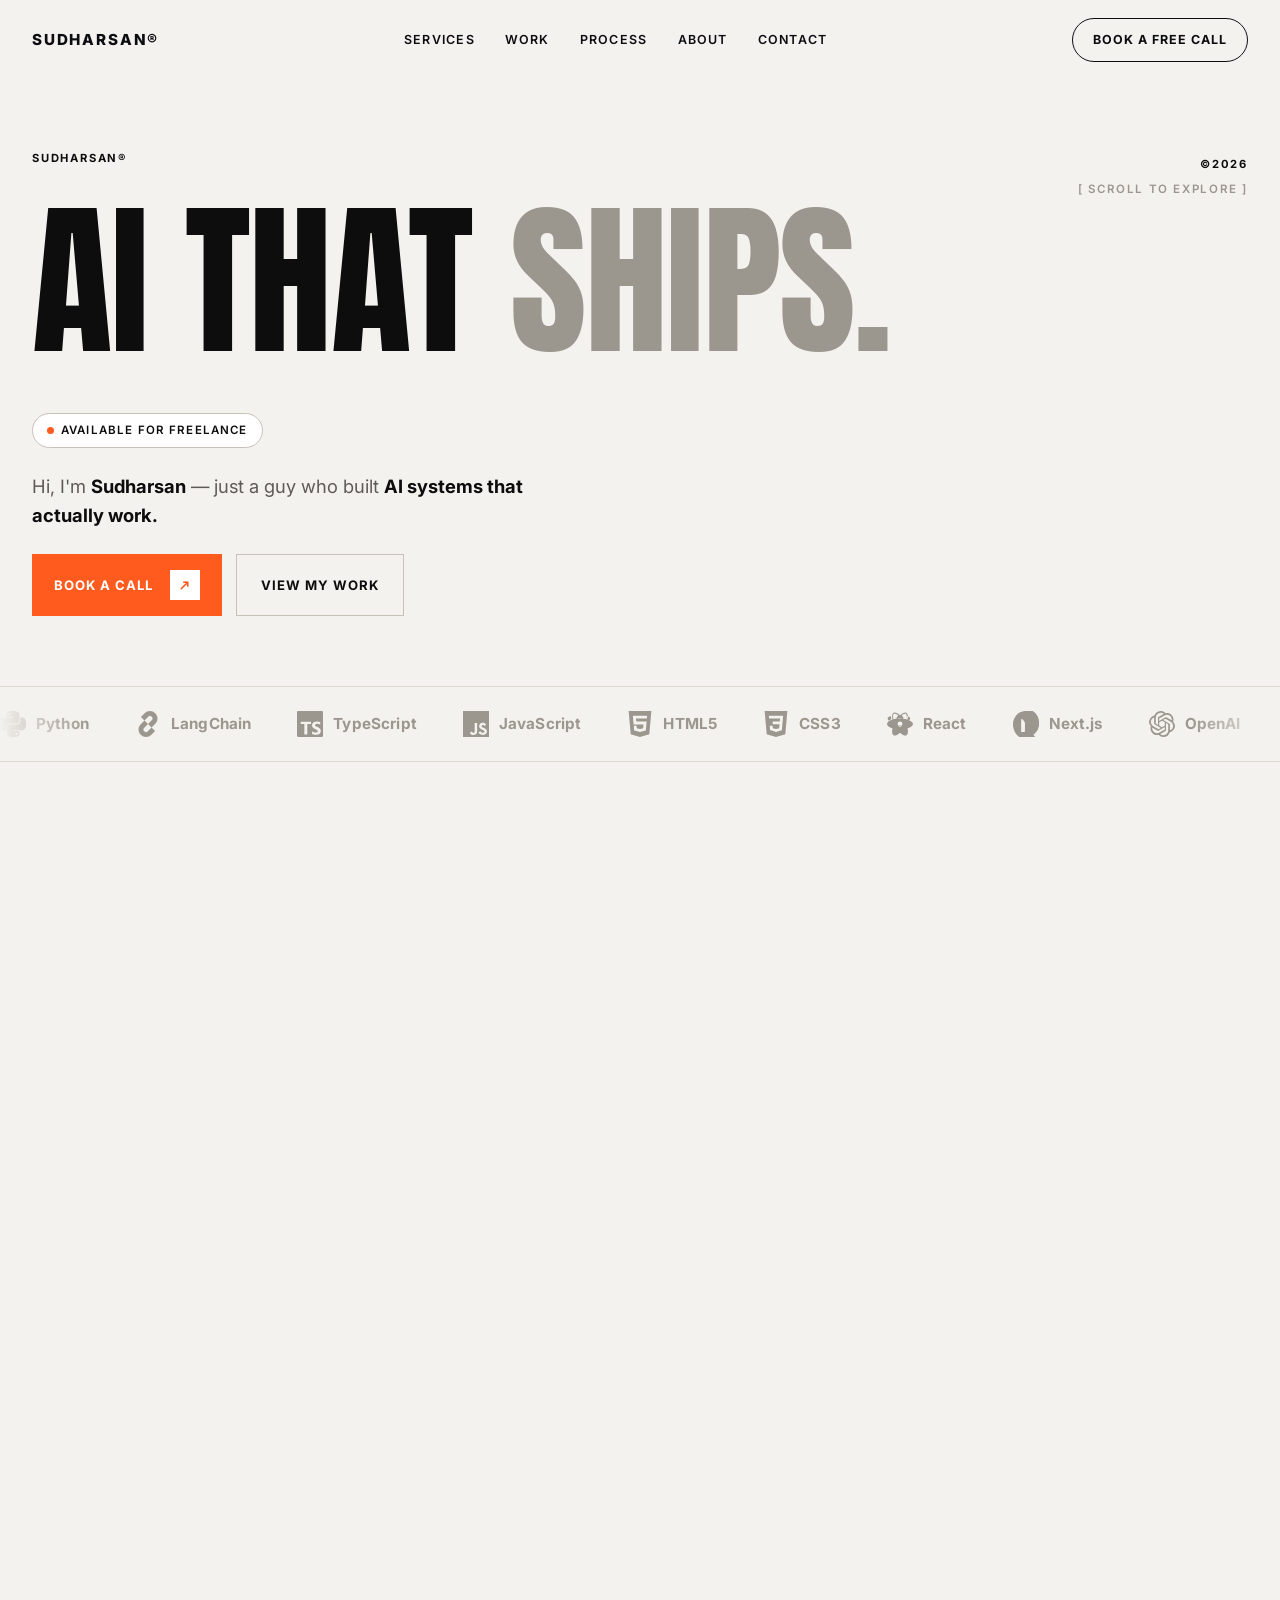
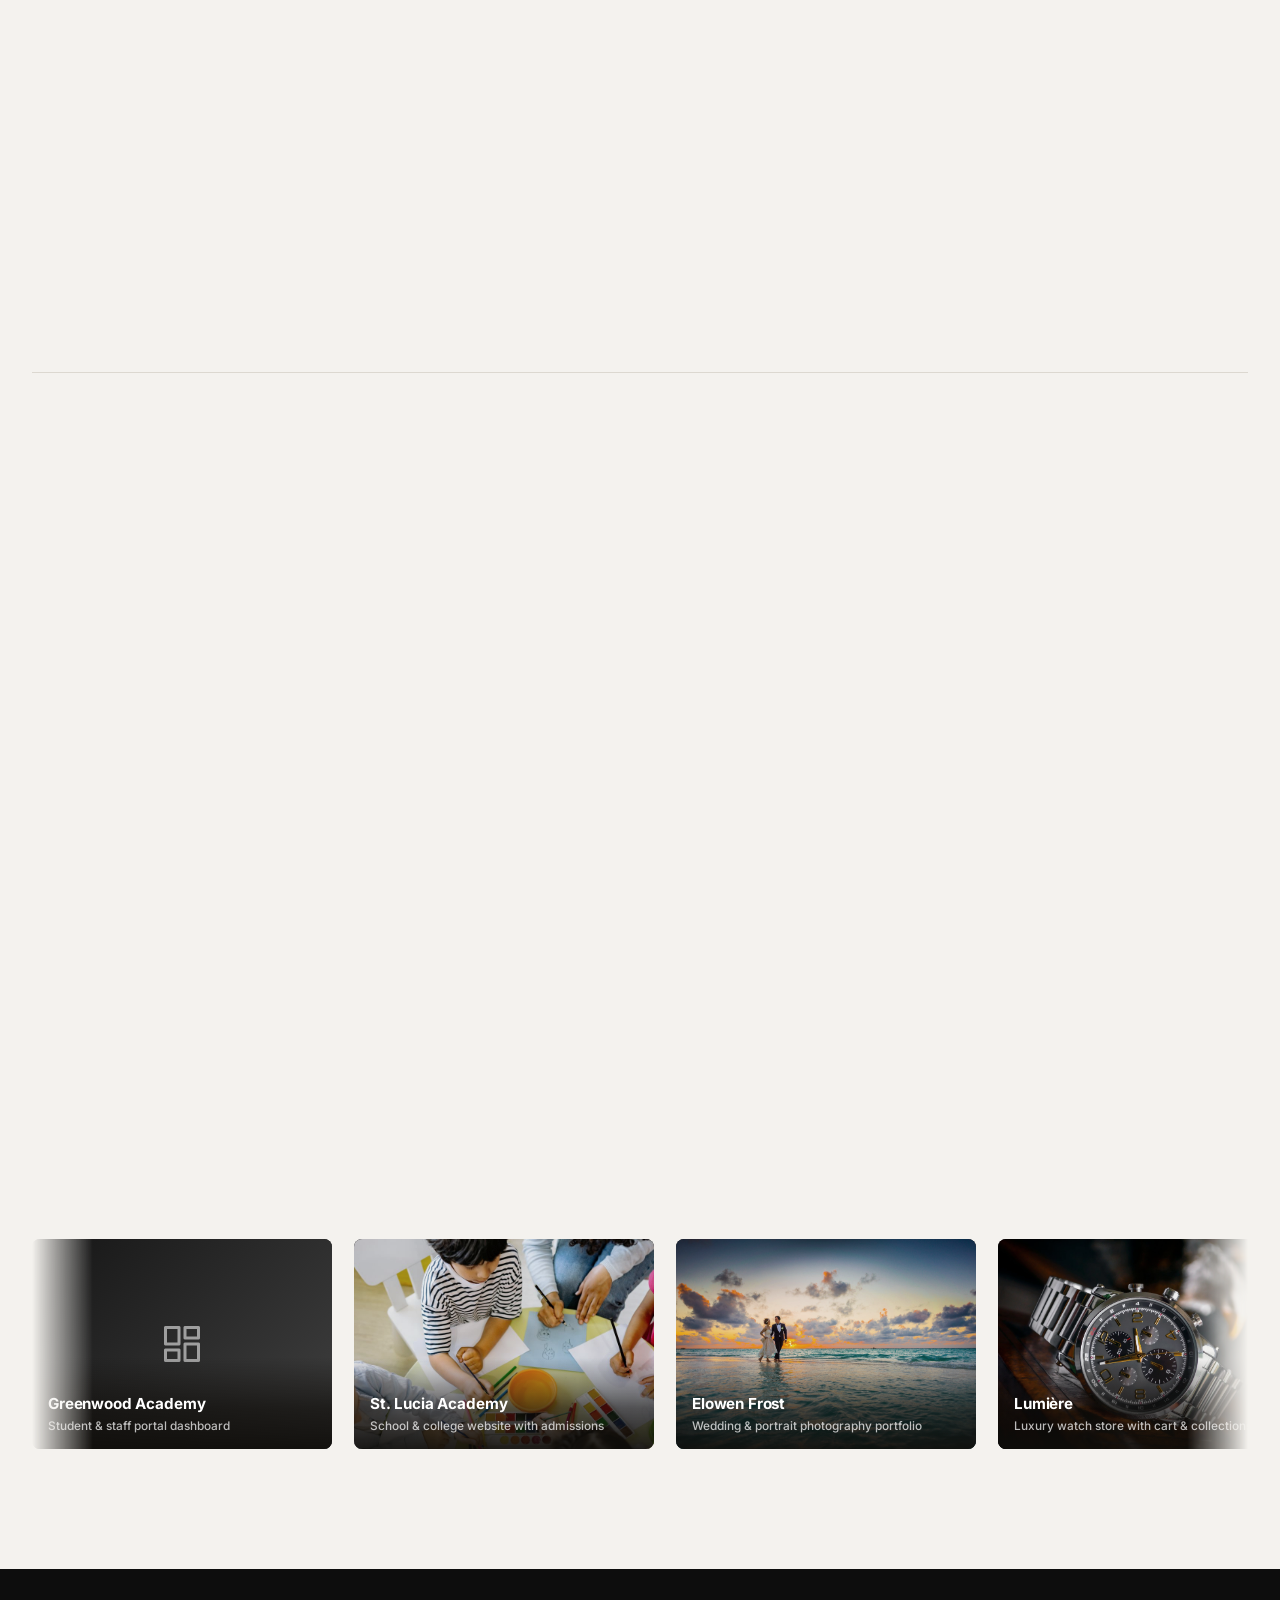
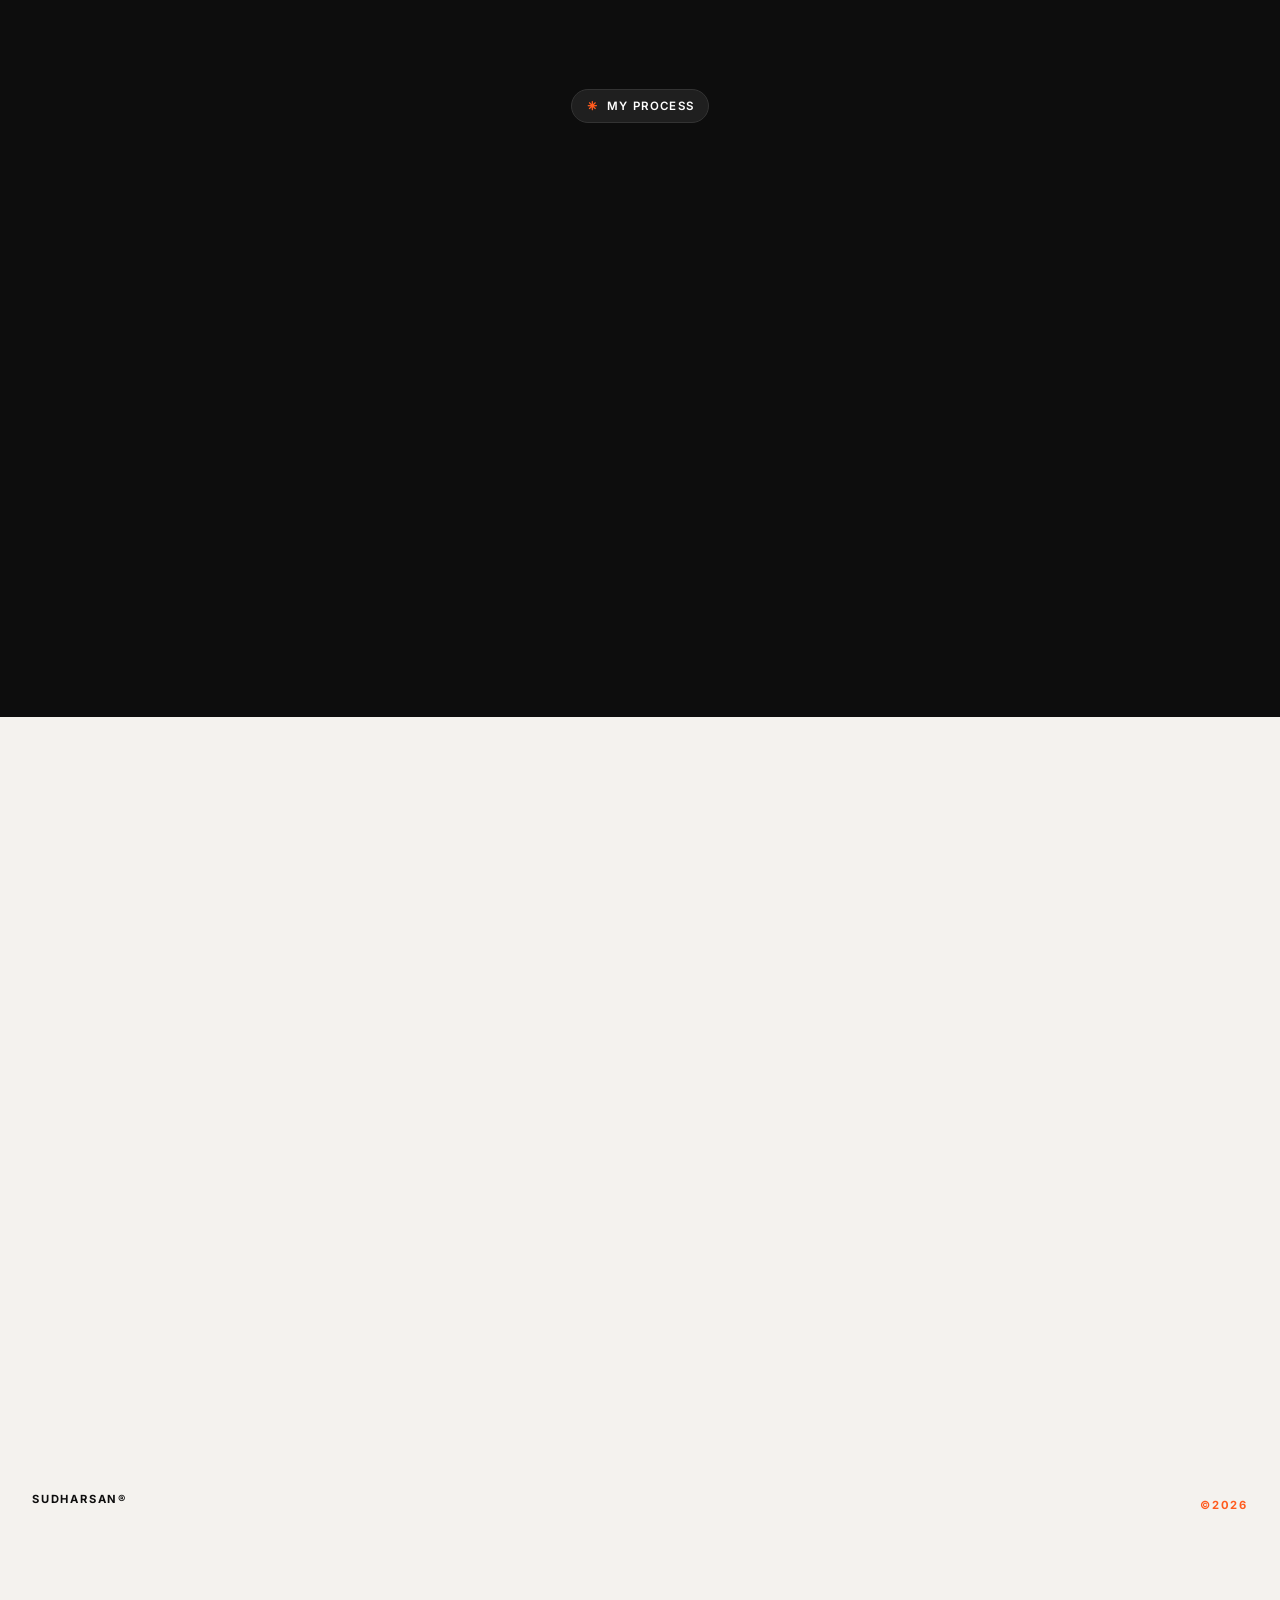
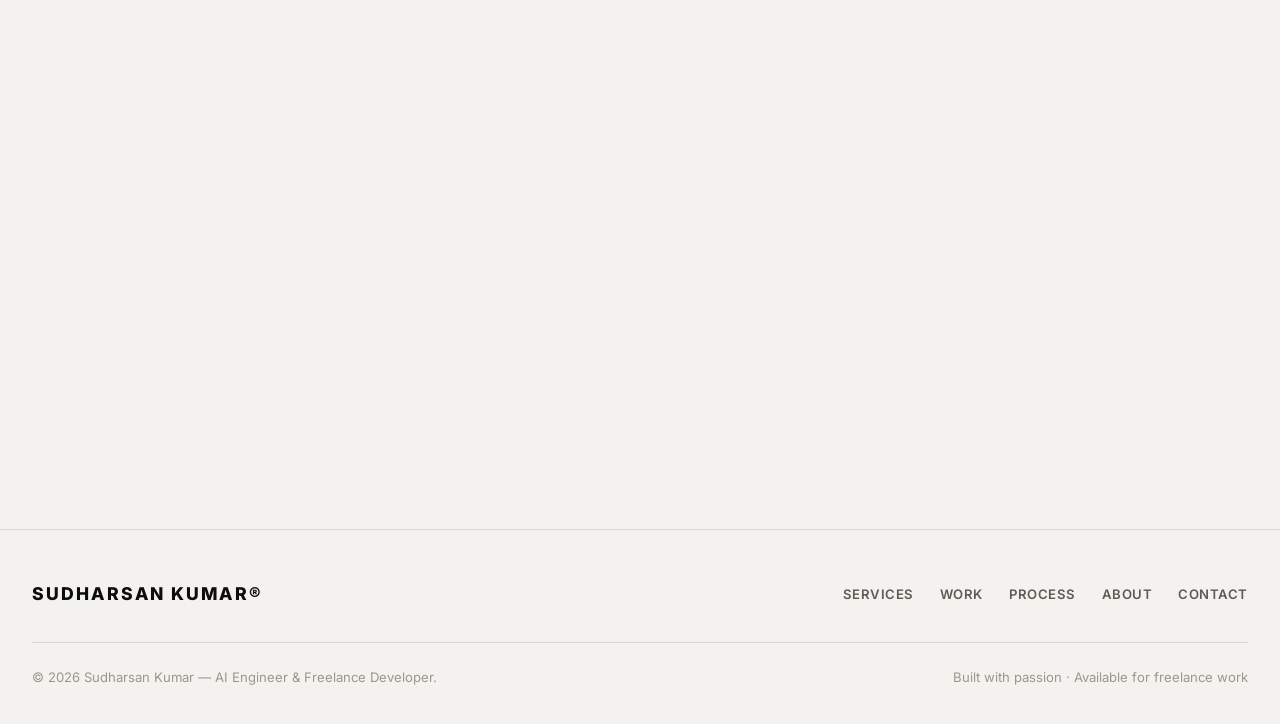
<file: index.html>
<!doctype html>
<html lang="en">
<head>
  <meta charset="utf-8" />
  <meta name="viewport" content="width=device-width, initial-scale=1" />
  <title>Sudharsan Kumar® — AI Engineer & Full-stack Developer</title>
  <meta name="description" content="Sudharsan — an AI Engineer crafting AI applications that actually work, turning ideas into working software. Available for freelance projects." />
  <meta property="og:title" content="Sudharsan Kumar — AI Engineer & Full-stack Developer" />
  <meta property="og:description" content="An AI Engineer crafting AI applications that actually work — turning ideas into working software. Available for freelance work." />
  <meta property="og:type" content="website" />

  <link rel="preconnect" href="https://fonts.googleapis.com" />
  <link rel="preconnect" href="https://fonts.gstatic.com" crossorigin />
  <link href="https://fonts.googleapis.com/css2?family=Anton&family=Inter:wght@400;500;600;700;800&display=swap" rel="stylesheet" />
  <link href="https://fonts.googleapis.com/css2?family=Material+Symbols+Rounded:opsz,wght,FILL,GRAD@20..48,400,0,0&display=swap" rel="stylesheet" />

  <link rel="stylesheet" href="style.css" />
</head>
<body class="loading">

  <!-- intro preloader -->
  <div class="preloader" id="preloader">
    <div class="pl-name">SUDHARSAN<span class="fill">SUDHARSAN</span></div>
    <div class="pl-sub">AI Engineer · Freelance Developer</div>
  </div>

  <!-- header -->
  <header>
    <div class="wrap nav">
      <a href="#top" class="brand">Sudharsan®</a>
      <nav class="nav-links" id="navLinks">
        <a href="/services">Services</a>
        <a href="/work">Work</a>
        <a href="/process">Process</a>
        <a href="/about">About</a>
        <a href="/contact">Contact</a>
      </nav>
      <div class="nav-right">
        <a href="/contact" class="nav-call">Book a Free Call</a>
        <button class="menu-btn" id="menuBtn"><span class="msi">menu</span></button>
      </div>
    </div>
  </header>

  <!-- hero -->
  <section class="hero" id="top">
    <div class="wrap">
      <div class="top-row">
        <span class="micro">Sudharsan®</span>
        <div style="text-align:right">
          <span class="micro orange">©2026</span>
          <div class="scroll-tag" style="margin-top:4px">[ Scroll to explore ]</div>
        </div>
      </div>
      <h1 class="display"><span class="b">AI THAT</span> <span class="g">SHIPS.</span></h1>

      <div class="hero-sub reveal">
        <div>
          <div class="sec-tag"><span class="pill"><span class="dot"></span> Available for freelance</span></div>
          <p class="lead">Hi, I'm <b>Sudharsan</b> — just a guy who built <b>AI systems that actually work.</b></p>
          <div class="hero-cta">
            <a class="btn btn-orange" href="#contact">Book a call <span class="ico"><span class="msi">north_east</span></span></a>
            <a class="btn btn-out" href="#work">View my work</a>
          </div>
        </div>
      </div>
    </div>
  </section>

  <!-- trusted / tech strip (logo loop) -->
  <div class="trusted">
    <div class="logo-loop"><div class="logo-track" id="logoTrack"></div></div>
  </div>

  <!-- impact / about-hero -->
  <section class="pad" id="about">
    <div class="wrap impact">
      <div class="reveal">
        <div class="sec-tag"><span class="pill"><span class="ast"><span class="msi">asterisk</span></span> What I do best</span></div>
        <h2 class="display">MY IMPACT <span class="g">THROUGH</span> AI &amp; CODE</h2>
        <div class="impact-imgs">
          <div class="ph"></div>
          <div class="ph dark"></div>
        </div>
      </div>
      <div class="right reveal">
        <p>Hi, I'm Sudharsan — an AI Engineer passionate about building intelligent systems and clean, dependable products.</p>
        <div class="statbox">
          <div class="big" data-count="15">0</div>
          <div class="stat-rows">
            <div class="r"><span class="msi">asterisk</span> Projects shipped</div>
            <div class="r"><span class="msi">asterisk</span> 10+ happy clients</div>
            <div class="r"><span class="msi">asterisk</span> 3+ years building</div>
          </div>
          <p style="text-transform:none;font-weight:400;color:var(--dim);margin-top:18px;letter-spacing:0">I've worked with founders &amp; teams across industries, delivering AI features and websites that perform.</p>
        </div>
      </div>
    </div>
  </section>

  <!-- services (accordion) -->
  <section id="services" class="pad">
    <div class="wrap">
      <div class="sec-tag reveal"><span class="pill"><span class="ast"><span class="msi">asterisk</span></span> Services</span></div>
      <h2 class="display reveal" style="font-size:clamp(2.2rem,5vw,4rem);margin-bottom:34px">WHAT I <span class="g">DO</span></h2>

      <div class="svc-acc">

        <div class="acc-item reveal">
          <button class="acc-bar" aria-expanded="false">
            <span class="acc-n">001</span>
            <span class="acc-ttl">LLM &amp; GenAI Apps</span>
            <span class="acc-ico"><span></span><span></span></span>
          </button>
          <div class="acc-panel">
            <div class="acc-inner">
              <p class="acc-desc">Production-ready AI features powered by modern large language models — built to ship, grounded, and measurable.</p>
              <div class="acc-subs">
                <span><i>+</i> RAG Chatbots</span>
                <span><i>+</i> AI Agents</span>
                <span><i>+</i> Document Q&amp;A</span>
                <span><i>+</i> Claude / GPT API</span>
              </div>
            </div>
          </div>
        </div>

        <div class="acc-item reveal">
          <button class="acc-bar" aria-expanded="false">
            <span class="acc-n">002</span>
            <span class="acc-ttl">AI Consulting &amp; Strategy</span>
            <span class="acc-ico"><span></span><span></span></span>
          </button>
          <div class="acc-panel">
            <div class="acc-inner">
              <p class="acc-desc">Helping teams adopt AI the right way — practical, measurable, and built to last, from first idea to working proof.</p>
              <div class="acc-subs">
                <span><i>+</i> Use-case Discovery</span>
                <span><i>+</i> Architecture</span>
                <span><i>+</i> Proof-of-Concepts</span>
                <span><i>+</i> Cost &amp; Quality Tuning</span>
              </div>
            </div>
          </div>
        </div>

        <div class="acc-item reveal">
          <button class="acc-bar" aria-expanded="false">
            <span class="acc-n">003</span>
            <span class="acc-ttl">Web Development</span>
            <span class="acc-ico"><span></span><span></span></span>
          </button>
          <div class="acc-panel">
            <div class="acc-inner">
              <p class="acc-desc">Fast, responsive websites, stores &amp; apps — from landing pages to full SaaS products. Six things I build:</p>
              <div class="acc-subs">
                <span><i>+</i> Business Websites</span>
                <span><i>+</i> E-commerce Stores</span>
                <span><i>+</i> SaaS MVPs</span>
                <span><i>+</i> API Dev &amp; Integration</span>
                <span><i>+</i> Admin Dashboards</span>
                <span><i>+</i> AI Integration</span>
              </div>
              <a class="srv-more" href="/services">See all web services <span class="msi">north_east</span></a>
            </div>
          </div>
        </div>

        <div class="acc-item reveal">
          <button class="acc-bar" aria-expanded="false">
            <span class="acc-n">004</span>
            <span class="acc-ttl">AI Automation</span>
            <span class="acc-ico"><span></span><span></span></span>
          </button>
          <div class="acc-panel">
            <div class="acc-inner">
              <p class="acc-desc">Automating repetitive work with document intelligence, pipelines and smart integrations that save real hours.</p>
              <div class="acc-subs">
                <span><i>+</i> OCR &amp; Extraction</span>
                <span><i>+</i> Workflow Automation</span>
                <span><i>+</i> Data Pipelines</span>
                <span><i>+</i> API Integration</span>
              </div>
            </div>
          </div>
        </div>

      </div>
    </div>
  </section>

  <!-- work -->
  <section class="pad" id="work" style="padding-top:0">
    <div class="wrap">
      <div class="sec-tag reveal"><span class="pill"><span class="ast"><span class="msi">asterisk</span></span> Selected work</span></div>
      <h2 class="display reveal" style="font-size:clamp(2.2rem,5vw,4rem)">PROJECTS &amp; <span class="gray">DEMOS</span></h2>

      <div class="work-hint reveal"><span class="msi">touch_app</span> Hover a card to view the live project</div>
      <div class="work-marquee">
      <div class="work-grid" id="workGrid">
        <a class="proj" href="/demos/school-portal/" target="_blank" rel="noopener">
          <div class="proj-fallback" style="background:linear-gradient(135deg,#161616,#404040)"><span class="msi">dashboard</span></div>
          <span class="viewp">View Project <span class="msi">north_east</span></span>
          <div class="proj-meta"><h4>Greenwood Academy</h4><p>Student &amp; staff portal dashboard</p></div>
        </a>
        <a class="proj" href="/demos/colegio-santa-lucia/" target="_blank" rel="noopener">
          <img src="assets/school-site.jpg" alt="School / College Website" loading="lazy">
          <span class="viewp">View Project <span class="msi">north_east</span></span>
          <div class="proj-meta"><h4>St. Lucia Academy</h4><p>School &amp; college website with admissions</p></div>
        </a>
        <a class="proj" href="/demos/photography/" target="_blank" rel="noopener">
          <img src="assets/photography.jpg" alt="Photography Studio Site" loading="lazy">
          <span class="viewp">View Project <span class="msi">north_east</span></span>
          <div class="proj-meta"><h4>Elowen Frost</h4><p>Wedding &amp; portrait photography portfolio</p></div>
        </a>
        <a class="proj" href="/demos/watches/" target="_blank" rel="noopener">
          <img src="assets/watches.jpg" alt="Luxury Watch Store" loading="lazy">
          <span class="viewp">View Project <span class="msi">north_east</span></span>
          <div class="proj-meta"><h4>Lumière</h4><p>Luxury watch store with cart &amp; collections</p></div>
        </a>
        <a class="proj proj-wide" href="/demos/restaurant/" target="_blank" rel="noopener">
          <img src="assets/restaurant.jpg" alt="Fine Dining Restaurant" loading="lazy">
          <span class="viewp">View Project <span class="msi">north_east</span></span>
          <div class="proj-meta"><h4>Ember &amp; Oak</h4><p>Fine dining — menu, ordering &amp; reservations</p></div>
        </a>
      </div>
      </div>
    </div>
  </section>

  <!-- process -->
  <section class="pad process" id="process">
    <div class="wrap">
      <div class="sec-head">
        <div class="sec-tag" style="justify-content:center"><span class="pill"><span class="ast"><span class="msi">asterisk</span></span> My process</span></div>
        <h2 class="reveal">A PROCESS <span class="g">THAT WORKS</span></h2>
      </div>
      <div class="proc-cards">
        <div class="pcard reveal"><div class="ic"><span class="msi">asterisk</span></div><h4>Discovery</h4><p>Understanding your goals, scope, and success metrics through research and a clear foundation.</p></div>
        <div class="pcard reveal"><div class="ic"><span class="msi">asterisk</span></div><h4>Proposal</h4><p>A clear plan, timeline, and fixed quote — structured so you know exactly what's coming.</p></div>
        <div class="pcard reveal"><div class="ic"><span class="msi">asterisk</span></div><h4>Build &amp; Review</h4><p>Developing in short cycles with regular previews, refining together until it's exactly right.</p></div>
        <div class="pcard reveal"><div class="ic"><span class="msi">asterisk</span></div><h4>Launch</h4><p>Shipping it live with handover, documentation, and ongoing support when you need it.</p></div>
      </div>
    </div>
  </section>

  <!-- testimonials -->
  <section class="pad">
    <div class="wrap">
      <div class="sec-tag reveal"><span class="pill"><span class="ast"><span class="msi">asterisk</span></span> Kind words</span></div>
      <h2 class="display reveal" style="font-size:clamp(2.2rem,5vw,4rem)">WHAT CLIENTS <span class="gray">SAY</span></h2>
      <div class="tgrid">
        <div class="tcard reveal">
          <div class="stars"><span class="msi">star</span><span class="msi">star</span><span class="msi">star</span><span class="msi">star</span><span class="msi">star</span></div>
          <p class="quote">"Sudharsan delivered our AI assistant ahead of schedule and explained every decision clearly. Genuinely a pleasure to work with."</p>
          <div class="tperson"><div class="avatar">A</div><div><strong>Aarav Mehta</strong><span>Founder, Startup</span></div></div>
        </div>
        <div class="tcard reveal">
          <div class="stars"><span class="msi">star</span><span class="msi">star</span><span class="msi">star</span><span class="msi">star</span><span class="msi">star</span></div>
          <p class="quote">"He took our vague idea and turned it into a working product. The website is fast and our customers love it."</p>
          <div class="tperson"><div class="avatar">P</div><div><strong>Priya Nair</strong><span>Owner, Photography Studio</span></div></div>
        </div>
        <div class="tcard reveal">
          <div class="stars"><span class="msi">star</span><span class="msi">star</span><span class="msi">star</span><span class="msi">star</span><span class="msi">star</span></div>
          <p class="quote">"Deep AI knowledge paired with practical engineering. Our document pipeline now runs itself. Highly recommend."</p>
          <div class="tperson"><div class="avatar">R</div><div><strong>Rahul Verma</strong><span>Ops Lead, SME</span></div></div>
        </div>
      </div>
    </div>
  </section>

  <!-- contact -->
  <section class="pad contact" id="contact">
    <div class="wrap">
      <div class="top-row">
        <span class="micro">Sudharsan®</span>
        <div style="text-align:right"><span class="micro orange">©2026</span></div>
      </div>
      <h2 class="display reveal">CONTACT ME</h2>

      <div class="get">
        <div class="get-left reveal">
          <div class="sec-tag"><span class="pill"><span class="dot"></span> Ready to start?</span></div>
          <h3>GET IN<br>TOUCH</h3>
          <a class="btn btn-orange" href="mailto:hello@yourdomain.com?subject=Freelance%20Project%20Enquiry">Book a call <span class="ico"><span class="msi">north_east</span></span></a>
        </div>
        <div class="contact-grid reveal">
          <div class="cbox"><span class="lbl">Address</span><span class="val">Remote ·<br>Worldwide</span></div>
          <div class="cbox"><span class="lbl">Open Hours</span><span class="val">Daily ·<br>9 AM – 9 PM</span></div>
          <div class="cbox"><span class="lbl">Phone</span><a href="https://wa.me/919342206435" target="_blank" rel="noopener"><span class="val sm">+91 93422 06435</span></a></div>
          <div class="cbox"><span class="lbl">Email</span><a href="mailto:hello@yourdomain.com"><span class="val sm">hello@yourdomain.com</span></a></div>
        </div>
      </div>
    </div>
  </section>

  <!-- footer -->
  <footer>
    <div class="wrap">
      <div class="foot">
        <a href="#top" class="brand" style="font-size:1.1rem">Sudharsan Kumar®</a>
        <div class="foot-links">
          <a href="/services">Services</a>
          <a href="/work">Work</a>
          <a href="/process">Process</a>
          <a href="/about">About</a>
          <a href="/contact">Contact</a>
        </div>
      </div>
      <div class="foot-bottom">
        <span>© <span id="year"></span> Sudharsan Kumar — AI Engineer &amp; Freelance Developer.</span>
        <span>Built with passion · Available for freelance work</span>
      </div>
    </div>
  </footer>

  <script>
    // intro preloader: hold ~1.6s while the name fills, then slide up to reveal site
    (function(){
      const pl=document.getElementById('preloader'); if(!pl)return;
      window.addEventListener('load',()=>{
        setTimeout(()=>{
          pl.classList.add('done');
          document.body.classList.remove('loading');
          setTimeout(()=>pl.remove(),1100); // remove after slide-up finishes
        },1600);
      });
      // safety: if load is slow, never trap the user
      setTimeout(()=>{if(document.body.classList.contains('loading')){pl.classList.add('done');document.body.classList.remove('loading');}},4000);
    })();

    document.getElementById('year').textContent = new Date().getFullYear();
    const mb=document.getElementById('menuBtn'), nl=document.getElementById('navLinks');
    mb.addEventListener('click',()=>nl.classList.toggle('open'));
    nl.querySelectorAll('a').forEach(a=>a.addEventListener('click',()=>nl.classList.remove('open')));

    // header: solidify once scrolled; hide on scroll-down, reveal on scroll-up
    const hdr=document.querySelector('header');
    let lastY=scrollY;
    const onScroll=()=>{
      const y=scrollY;
      hdr.classList.toggle('scrolled',y>40);
      // only hide once past the header height; always show near the very top
      if(y>120 && y>lastY+4 && !nl.classList.contains('open')){ hdr.classList.add('nav-hidden'); }
      else if(y<lastY-4 || y<=120){ hdr.classList.remove('nav-hidden'); }
      lastY=y;
    };
    addEventListener('scroll',onScroll,{passive:true});
    onScroll();

    // ===== services accordion: hover to open (desktop), tap to toggle (touch) =====
    (function(){
      const items=[...document.querySelectorAll('#services .acc-item')]; if(!items.length)return;
      const open =it=>{items.forEach(x=>{const on=x===it;x.classList.toggle('open',on);
        x.querySelector('.acc-bar').setAttribute('aria-expanded',on);});};
      const closeAll=()=>items.forEach(x=>{x.classList.remove('open');
        x.querySelector('.acc-bar').setAttribute('aria-expanded','false');});

      if(matchMedia('(hover:hover) and (pointer:fine)').matches){
        items.forEach(it=>it.addEventListener('pointerenter',()=>open(it)));
        document.querySelector('#services .svc-acc').addEventListener('pointerleave',closeAll);
      }
      items.forEach(it=>it.querySelector('.acc-bar').addEventListener('click',()=>{
        it.classList.contains('open') ? closeAll() : open(it);
      }));
    })();

    // ===== work marquee: duplicate cards so the loop is seamless =====
    (function(){
      const grid=document.getElementById('workGrid'); if(!grid)return;
      grid.innerHTML += grid.innerHTML;   // second copy -> translateX(-50%) loops perfectly
    })();

    // counter
    function animateCount(el){
      const t=+el.dataset.count;let c=0;const step=t/50;
      (function tick(){c+=step;if(c<t){el.textContent=Math.floor(c);requestAnimationFrame(tick);}else el.textContent=t+'+';})();
    }
    // reveal
    const io=new IntersectionObserver(es=>es.forEach(e=>{
      e.target.classList.toggle('in',e.isIntersecting);
      if(e.isIntersecting && e.target.querySelectorAll)
        e.target.querySelectorAll('[data-count]').forEach(animateCount);
    }),{threshold:.12});
    document.querySelectorAll('.reveal').forEach((el,i)=>{el.style.transitionDelay=(i%3)*70+'ms';io.observe(el);});

    // ===== Built-with logo loop =====
    // Brand glyphs from Simple Icons (CC0). 24x24 viewBox paths.
    (function(){
      const I={
        python:'M14.25.18l.9.2.73.26.59.3.45.32.34.34.25.34.16.33.1.3.04.26.02.2-.01.13V8.5l-.05.63-.13.55-.21.46-.26.38-.3.31-.33.25-.35.19-.35.14-.33.1-.3.07-.26.04-.21.02H8.77l-.69.05-.59.14-.5.22-.41.27-.33.32-.27.35-.2.36-.15.37-.1.35-.07.32-.04.27-.02.21v3.06H3.17l-.21-.03-.28-.07-.32-.12-.35-.18-.36-.26-.36-.36-.35-.46-.32-.59-.28-.73-.21-.88-.14-1.05-.05-1.23.06-1.22.16-1.04.24-.87.32-.71.36-.57.4-.44.42-.33.42-.24.4-.16.36-.1.32-.05.24-.01h.16l.06.01h8.16v-.83H6.18l-.01-2.75-.02-.37.05-.34.11-.31.17-.28.25-.26.31-.23.38-.2.44-.18.51-.15.58-.12.64-.1.71-.06.77-.04.84-.02 1.27.05zm-6.3 1.98l-.23.33-.08.41.08.41.23.34.33.22.41.09.41-.09.33-.22.23-.34.08-.41-.08-.41-.23-.33-.33-.22-.41-.09-.41.09zm13.09 3.95l.28.06.32.12.35.18.36.27.36.35.35.47.32.59.28.73.21.88.14 1.04.05 1.23-.06 1.23-.16 1.04-.24.86-.32.71-.36.57-.4.45-.42.33-.42.24-.4.16-.36.09-.32.05-.24.02-.16-.01h-8.22v.82h5.84l.01 2.76.02.36-.05.34-.11.31-.17.29-.25.25-.31.24-.38.2-.44.17-.51.15-.58.13-.64.09-.71.07-.77.04-.84.01-1.27-.04-1.07-.14-.9-.2-.73-.25-.59-.3-.45-.33-.34-.34-.25-.34-.16-.33-.1-.3-.04-.25-.02-.2.01-.13v-5.34l.05-.64.13-.54.21-.46.26-.38.3-.32.33-.24.35-.2.35-.14.33-.1.3-.06.26-.04.21-.02.13-.01h5.84l.69-.05.59-.14.5-.21.41-.28.33-.32.27-.35.2-.36.15-.36.1-.35.07-.32.04-.28.02-.21V6.07h2.09l.14.01zm-6.47 14.25l-.23.33-.08.41.08.41.23.33.33.23.41.08.41-.08.33-.23.23-.33.08-.41-.08-.41-.23-.33-.33-.23-.41-.08-.41.08z',
        // LangChain / LangGraph share the parrot brand mark
        langchain:'M13.796 0a6.93 6.93 0 0 0-4.91 2.019L5.451 5.455l3.273 3.27 3.432-3.432a2.284 2.284 0 0 1 3.277 0 2.28 2.28 0 0 1 0 3.275L12 12.001l3.273 3.273 3.433-3.435c2.692-2.692 2.692-7.127 0-9.82A6.92 6.92 0 0 0 13.796 0m-5.07 8.728-3.433 3.434c-2.692 2.693-2.692 7.126 0 9.819A6.92 6.92 0 0 0 10.203 24a6.93 6.93 0 0 0 4.911-2.02l3.432-3.432-3.271-3.272-3.433 3.433a2.284 2.284 0 0 1-3.277 0 2.28 2.28 0 0 1 0-3.276L12 12z',
        openai:'M22.282 9.821a5.985 5.985 0 0 0-.516-4.91 6.046 6.046 0 0 0-6.51-2.9A6.065 6.065 0 0 0 4.981 4.18a5.985 5.985 0 0 0-3.998 2.9 6.046 6.046 0 0 0 .743 7.097 5.98 5.98 0 0 0 .51 4.911 6.051 6.051 0 0 0 6.515 2.9A5.985 5.985 0 0 0 13.26 24a6.056 6.056 0 0 0 5.772-4.206 5.99 5.99 0 0 0 3.997-2.9 6.056 6.056 0 0 0-.747-7.073zM13.26 22.43a4.476 4.476 0 0 1-2.876-1.04l.141-.081 4.779-2.758a.795.795 0 0 0 .392-.681v-6.737l2.02 1.168a.071.071 0 0 1 .038.052v5.583a4.504 4.504 0 0 1-4.494 4.494zM3.6 18.304a4.47 4.47 0 0 1-.535-3.014l.142.085 4.783 2.759a.771.771 0 0 0 .78 0l5.843-3.369v2.332a.08.08 0 0 1-.033.062L9.74 19.95a4.5 4.5 0 0 1-6.14-1.646zM2.34 7.896a4.485 4.485 0 0 1 2.366-1.973V11.6a.766.766 0 0 0 .388.676l5.815 3.355-2.02 1.168a.076.076 0 0 1-.071 0l-4.83-2.786A4.504 4.504 0 0 1 2.34 7.872zm16.597 3.855l-5.833-3.387L15.119 7.2a.076.076 0 0 1 .071 0l4.83 2.791a4.494 4.494 0 0 1-.676 8.105v-5.678a.79.79 0 0 0-.407-.667zm2.01-3.023l-.141-.085-4.774-2.782a.776.776 0 0 0-.785 0L9.409 9.23V6.897a.066.066 0 0 1 .028-.061l4.83-2.787a4.5 4.5 0 0 1 6.68 4.66zm-12.64 4.135l-2.02-1.164a.08.08 0 0 1-.038-.057V6.075a4.5 4.5 0 0 1 7.375-3.453l-.142.08L8.704 5.46a.795.795 0 0 0-.393.681zm1.097-2.365l2.602-1.5 2.607 1.5v2.999l-2.597 1.5-2.607-1.5z',
        react:'M14.23 12.004a2.236 2.236 0 0 1-2.235 2.236 2.236 2.236 0 0 1-2.236-2.236 2.236 2.236 0 0 1 2.235-2.236 2.236 2.236 0 0 1 2.236 2.236zm2.648-10.69c-1.346 0-3.107.96-4.888 2.622-1.78-1.653-3.542-2.602-4.887-2.602-.41 0-.783.093-1.106.278-1.375.793-1.683 3.264-.973 6.365C1.98 8.917 0 10.42 0 12.004c0 1.59 1.99 3.097 5.043 4.03-.704 3.113-.39 5.588.988 6.38.32.187.69.275 1.102.275 1.345 0 3.107-.96 4.888-2.624 1.78 1.654 3.542 2.603 4.887 2.603.41 0 .783-.09 1.106-.275 1.374-.792 1.683-3.263.973-6.365C22.02 15.096 24 13.59 24 12.004c0-1.59-1.99-3.097-5.043-4.032.704-3.11.39-5.587-.988-6.38a2.167 2.167 0 0 0-1.092-.278zm-.005 1.09v.006c.225 0 .406.044.558.127.666.382.955 1.835.73 3.704-.054.46-.142.945-.25 1.44a23.476 23.476 0 0 0-3.107-.534 23.892 23.892 0 0 0-2.012-2.42c1.518-1.41 2.945-2.18 3.93-2.18zm-9.77.02c.983 0 2.414.77 3.93 2.178a23.07 23.07 0 0 0-2.01 2.42 22.89 22.89 0 0 0-3.114.538 15.02 15.02 0 0 1-.254-1.42c-.23-1.868.054-3.32.714-3.707.19-.09.4-.127.643-.127zm4.882 3.05c.659.452 1.32.967 1.973 1.539a23.857 23.857 0 0 0-1.971-.085c-.671 0-1.341.029-1.974.083.66-.572 1.322-1.086 1.972-1.538zM12 6.59c1.236 0 2.41.05 3.508.135-.6-.952-1.21-1.86-1.832-2.713A24.0 24.0 0 0 0 12 4.013c-.554 0-1.108.003-1.673.005-.622.852-1.232 1.76-1.832 2.71A23.94 23.94 0 0 1 12 6.59zm9.295 2.835c-.81-.704-1.92-1.348-3.262-1.9.272-1.1.382-2.105.382-2.974l-.001-.005c1.83.527 3.005 1.357 3.005 2.255 0 .858-.71 1.74-2.124 2.624zm-18.59.001c-1.414-.885-2.123-1.766-2.123-2.624 0-.898 1.174-1.728 3.005-2.255 0 .87.11 1.874.382 2.974-1.34.552-2.45 1.196-3.264 1.905zm9.295 5.572c-.65-.452-1.31-.966-1.964-1.539.633.055 1.303.084 1.974.084.67 0 1.34-.029 1.973-.083-.66.572-1.322 1.086-1.983 1.538zM12 17.41c-1.236 0-2.41-.05-3.508-.135.6.952 1.21 1.86 1.832 2.713.554.003 1.108.005 1.673.005l1.673-.005c.622-.852 1.232-1.76 1.832-2.71-1.097.086-2.27.135-3.502.135z',
        fastapi:'M12 0C5.375 0 0 5.375 0 12s5.375 12 12 12 12-5.375 12-12S18.625 0 12 0zm-.624 21.62v-7.528H7.19L13.203 2.38v7.528h4.029z',
        nextdotjs:'M11.214.006c-.052.005-.216.022-.364.033-3.408.308-6.6 2.147-8.623 4.974a11.876 11.876 0 0 0-2.118 5.243c-.116.81-.13 1.049-.13 2.143 0 1.094.014 1.333.13 2.143.788 5.443 4.663 10.017 9.918 11.71.94.303 1.93.51 3.057.636.44.05 2.337.05 2.777 0 1.945-.215 3.591-.694 5.215-1.522.249-.127.297-.16.263-.189-.022-.018-1.06-1.41-2.305-3.095l-2.265-3.06-2.839-4.203a384.916 384.916 0 0 0-2.857-4.205c-.013-.001-.026 1.867-.033 4.15-.01 3.995-.014 4.157-.064 4.252a.43.43 0 0 1-.207.215c-.075.038-.142.045-.499.045H7.81l-.097-.061a.43.43 0 0 1-.155-.168l-.049-.105.005-5.559.008-5.561.073-.092a.64.64 0 0 1 .174-.143c.096-.047.134-.052.54-.052.478 0 .558.018.682.154.035.038 1.337 1.999 2.895 4.361 1.557 2.362 3.687 5.587 4.734 7.166l1.9 2.879.097-.063a12.318 12.318 0 0 0 2.465-2.163 11.947 11.947 0 0 0 2.825-6.135c.116-.81.13-1.049.13-2.143 0-1.094-.014-1.333-.13-2.143C23.838 4.55 19.96-.025 14.706-1.668c-.927-.3-1.912-.508-3.017-.635-.272-.03-2.144-.063-2.475-.045z',
        typescript:'M1.125 0C.502 0 0 .502 0 1.125v21.75C0 23.498.502 24 1.125 24h21.75c.623 0 1.125-.502 1.125-1.125V1.125C24 .502 23.498 0 22.875 0zm17.363 9.75c.612 0 1.154.037 1.627.111a6.38 6.38 0 0 1 1.306.34v2.458a3.95 3.95 0 0 0-.643-.361 5.093 5.093 0 0 0-.717-.26 5.453 5.453 0 0 0-1.426-.2c-.3 0-.573.028-.819.086a2.1 2.1 0 0 0-.623.242c-.17.104-.3.229-.393.374a.888.888 0 0 0-.14.49c0 .196.053.373.156.529.104.156.252.304.443.444s.423.276.696.41c.273.135.582.274.926.416.47.197.892.407 1.266.628.374.222.695.473.963.753.268.279.472.598.614.957.142.359.214.776.214 1.253 0 .657-.125 1.21-.373 1.656a3.033 3.033 0 0 1-1.012 1.085 4.38 4.38 0 0 1-1.487.596c-.566.12-1.163.18-1.79.18a9.916 9.916 0 0 1-1.84-.164 5.544 5.544 0 0 1-1.512-.493v-2.63a5.033 5.033 0 0 0 3.237 1.2c.333 0 .624-.03.872-.09.249-.06.456-.144.623-.25.166-.108.29-.234.373-.38a1.023 1.023 0 0 0-.074-1.089 2.12 2.12 0 0 0-.537-.5 5.597 5.597 0 0 0-.807-.444 27.72 27.72 0 0 0-1.007-.436c-.918-.383-1.602-.852-2.053-1.405-.45-.553-.676-1.222-.676-2.005 0-.614.123-1.141.369-1.582.246-.441.58-.804 1.004-1.089a4.494 4.494 0 0 1 1.47-.629 7.536 7.536 0 0 1 1.77-.201zm-15.113.188h9.563v2.166H9.506v9.646H6.789v-9.646H3.375z',
        javascript:'M0 0h24v24H0V0zm22.034 18.276c-.175-1.095-.888-2.015-3.003-2.873-.736-.345-1.554-.585-1.797-1.14-.091-.33-.105-.51-.046-.705.15-.646.915-.84 1.515-.66.39.12.75.42.976.9 1.034-.676 1.034-.676 1.755-1.125-.27-.42-.404-.601-.586-.78-.63-.705-1.469-1.065-2.834-1.034l-.705.089c-.676.165-1.32.525-1.71 1.005-1.14 1.291-.811 3.541.569 4.471 1.365 1.02 3.361 1.244 3.616 2.205.24 1.17-.87 1.545-1.966 1.41-.811-.18-1.26-.586-1.755-1.336l-1.83 1.051c.21.48.45.689.81 1.109 1.74 1.756 6.09 1.666 6.871-1.004.029-.09.24-.705.074-1.65l.046.067zm-8.983-7.245h-2.248c0 1.938-.009 3.864-.009 5.805 0 1.232.063 2.363-.138 2.711-.33.689-1.18.601-1.566.48-.396-.196-.597-.466-.83-.855-.063-.105-.11-.196-.127-.196l-1.825 1.125c.305.63.75 1.172 1.324 1.517.855.51 2.004.675 3.207.405.783-.226 1.458-.691 1.811-1.411.51-.93.402-2.07.397-3.346.012-2.054 0-4.109 0-6.179l.004-.056z',
        html5:'M1.5 0h21l-1.91 21.563L11.977 24l-8.564-2.438L1.5 0zm7.031 9.75l-.232-2.718 10.059.003.23-2.622L5.412 4.41l.698 8.01h9.126l-.326 3.426-2.91.804-2.955-.81-.188-2.11H6.248l.33 4.171L12 19.351l5.379-1.443.744-8.157H8.531z',
        css3:'M1.5 0h21l-1.91 21.563L11.977 24l-8.565-2.438L1.5 0zm17.09 4.413L5.41 4.41l.213 2.622 10.125.002-.255 2.716h-6.64l.24 2.573h6.182l-.366 3.523-2.91.804-2.956-.81-.188-2.11h-2.61l.29 3.855L12 19.288l5.373-1.53L18.59 4.414z',
        tailwindcss:'M12.001 4.8c-3.2 0-5.2 1.6-6 4.8 1.2-1.6 2.6-2.2 4.2-1.8.913.228 1.565.89 2.288 1.624C13.666 10.618 15.027 12 18.001 12c3.2 0 5.2-1.6 6-4.8-1.2 1.6-2.6 2.2-4.2 1.8-.913-.228-1.565-.89-2.288-1.624C16.337 6.182 14.976 4.8 12.001 4.8zm-6 7.2c-3.2 0-5.2 1.6-6 4.8 1.2-1.6 2.6-2.2 4.2-1.8.913.228 1.565.89 2.288 1.624 1.177 1.194 2.538 2.576 5.512 2.576 3.2 0 5.2-1.6 6-4.8-1.2 1.6-2.6 2.2-4.2 1.8-.913-.228-1.565-.89-2.288-1.624C10.337 13.382 8.976 12 6.001 12z',
        pytorch:'M12.005 0L4.952 7.053a9.865 9.865 0 0 0 0 13.945 9.866 9.866 0 0 0 13.946 0c3.847-3.872 3.847-10.097 0-13.945l-1.764 1.765c2.896 2.92 2.896 7.508 0 10.428a7.32 7.32 0 0 1-10.428 0c-2.896-2.92-2.896-7.508 0-10.428l4.34-4.34.93-.954V0zm3.233 4.589a1.376 1.376 0 0 0-1.376 1.376 1.376 1.376 0 0 0 1.376 1.376 1.376 1.376 0 0 0 1.376-1.376 1.376 1.376 0 0 0-1.376-1.376z',
        docker:'M13.983 11.078h2.119a.186.186 0 0 0 .186-.185V9.006a.186.186 0 0 0-.186-.186h-2.119a.185.185 0 0 0-.185.185v1.888c0 .102.083.185.185.185m-2.954-5.43h2.118a.186.186 0 0 0 .186-.186V3.574a.186.186 0 0 0-.186-.185h-2.118a.185.185 0 0 0-.185.185v1.888c0 .102.082.185.185.185m0 2.716h2.118a.187.187 0 0 0 .186-.186V6.29a.186.186 0 0 0-.186-.185h-2.118a.185.185 0 0 0-.185.185v1.887c0 .102.082.185.185.186m-2.93 0h2.12a.186.186 0 0 0 .184-.186V6.29a.185.185 0 0 0-.185-.185H8.1a.185.185 0 0 0-.185.185v1.887c0 .102.083.185.185.186m-2.964 0h2.119a.186.186 0 0 0 .185-.186V6.29a.185.185 0 0 0-.185-.185H5.136a.186.186 0 0 0-.186.185v1.887c0 .102.084.185.186.186m5.893 2.715h2.118a.186.186 0 0 0 .186-.185V9.006a.186.186 0 0 0-.186-.186h-2.118a.185.185 0 0 0-.185.185v1.888c0 .102.082.185.185.185m-2.93 0h2.12a.185.185 0 0 0 .184-.185V9.006a.185.185 0 0 0-.184-.186h-2.12a.185.185 0 0 0-.184.185v1.888c0 .102.083.185.185.185m-2.964 0h2.119a.185.185 0 0 0 .185-.185V9.006a.185.185 0 0 0-.185-.186H5.136a.186.186 0 0 0-.186.186v1.887c0 .102.084.185.186.185m-2.92 0h2.12a.185.185 0 0 0 .184-.185V9.006a.185.185 0 0 0-.184-.186h-2.12a.185.185 0 0 0-.184.185v1.888c0 .102.082.185.185.185M23.763 9.89c-.065-.051-.672-.51-1.954-.51-.338.001-.676.03-1.01.087-.248-1.7-1.653-2.53-1.716-2.566l-.344-.199-.226.327c-.284.438-.49.922-.612 1.43-.23.97-.09 1.882.403 2.661-.595.332-1.55.413-1.744.42H.751a.751.751 0 0 0-.75.748 11.376 11.376 0 0 0 .692 4.062c.545 1.428 1.355 2.48 2.41 3.124 1.18.723 3.1 1.137 5.275 1.137.983.003 1.963-.086 2.93-.266a12.248 12.248 0 0 0 3.823-1.389c.98-.567 1.86-1.288 2.61-2.136 1.252-1.418 1.998-2.997 2.553-4.4h.221c1.372 0 2.215-.549 2.68-1.009.309-.293.55-.65.707-1.046l.098-.288z',
        kubernetes:'M10.204 14.35l.007.01-.999 2.413a5.171 5.171 0 0 1-2.075-2.597l2.578-.437.004.005a.44.44 0 0 1 .484.606zm-.833-2.129a.44.44 0 0 0 .173-.756l.002-.011L7.585 9.7a5.143 5.143 0 0 0-.73 3.255l2.514-.725.002-.009zm1.145-1.98a.44.44 0 0 0 .699-.337l.01-.005.15-2.62a5.144 5.144 0 0 0-3.01 1.442l2.147 1.523.004-.002zm.76 2.75l.723.349.722-.347.18-.78-.5-.625h-.804l-.5.625.179.779zm1.5-3.095a.44.44 0 0 0 .7.336l.008.003 2.134-1.513a5.188 5.188 0 0 0-2.992-1.442l.148 2.615.002.001zm10.876 5.97l-5.773 7.181a1.6 1.6 0 0 1-1.25.599l-9.247.001a1.6 1.6 0 0 1-1.25-.598l-5.776-7.18a1.583 1.583 0 0 1-.307-1.34L2.46 3.452a1.594 1.594 0 0 1 .868-1.072L11.957.222a1.595 1.595 0 0 1 1.293.001l8.625 4.155c.42.203.733.589.868 1.071l2.42 11.404a1.582 1.582 0 0 1-.307 1.345l-.099.121zm-3.555-4.482l-.062-.395-2.95.05a4.13 4.13 0 0 0-.46-1.418l2.39-1.737-.272-.291a8.0 8.0 0 0 0-.34-.305l-2.328 1.852a4.166 4.166 0 0 0-1.252-.752l.31-2.943-.39-.072a8.0 8.0 0 0 0-.453-.063l-.95 2.799a4.18 4.18 0 0 0-1.466 0l-.95-2.799a8.0 8.0 0 0 0-.453.063l-.39.072.31 2.943a4.166 4.166 0 0 0-1.252.752L6.487 8.04a8.0 8.0 0 0 0-.34.305l-.272.291 2.39 1.737a4.13 4.13 0 0 0-.46 1.418l-2.95-.05-.062.395a8.0 8.0 0 0 0-.04.46l2.92.55a4.118 4.118 0 0 0 .497 1.42l-2.354 1.766.227.348c.073.108.149.214.227.318l2.751-1.605a4.18 4.18 0 0 0 1.077.995l-1.014 2.751.36.16c.137.058.276.112.417.16l1.395-2.604c.45.096.91.119 1.367.07l1.395 2.604c.141-.048.28-.102.417-.16l.36-.16-1.014-2.751a4.18 4.18 0 0 0 1.077-.995l2.751 1.605c.078-.104.154-.21.227-.318l.227-.348-2.354-1.766c.255-.444.424-.927.497-1.42l2.92-.55a8.0 8.0 0 0 0-.04-.46zm-9.13 1.937a.44.44 0 0 0-.484.606l-.005.007.999 2.413a5.171 5.171 0 0 0 2.094-2.59l-2.6-.44z',
        amazonaws:'M6.763 10.036c0 .296.032.535.088.71.064.176.144.368.256.576.04.063.056.127.056.183 0 .08-.048.16-.152.24l-.503.335a.383.383 0 0 1-.208.072c-.08 0-.16-.04-.24-.112a2.47 2.47 0 0 1-.287-.375 6.18 6.18 0 0 1-.248-.471c-.622.734-1.405 1.101-2.347 1.101-.67 0-1.205-.191-1.596-.574-.391-.384-.59-.894-.59-1.533 0-.678.239-1.23.726-1.644.487-.415 1.133-.623 1.955-.623.272 0 .551.024.846.064.296.04.6.104.918.176v-.583c0-.607-.127-1.03-.375-1.277-.255-.248-.686-.367-1.3-.367-.28 0-.568.031-.863.103-.295.072-.583.16-.862.272a2.287 2.287 0 0 1-.28.104.488.488 0 0 1-.127.023c-.112 0-.168-.08-.168-.247v-.391c0-.128.016-.224.056-.28a.597.597 0 0 1 .224-.167c.279-.144.614-.264 1.005-.36a4.84 4.84 0 0 1 1.246-.151c.95 0 1.644.216 2.091.647.439.43.662 1.085.662 1.963v2.586zm-3.24 1.214c.263 0 .534-.048.822-.144.287-.096.543-.271.758-.51.128-.152.224-.32.272-.512.047-.191.08-.423.08-.694v-.335a6.66 6.66 0 0 0-.735-.136 6.02 6.02 0 0 0-.75-.048c-.535 0-.926.104-1.19.32-.263.215-.39.518-.39.917 0 .375.095.655.295.846.191.2.47.296.838.296zm6.41.862c-.144 0-.24-.024-.304-.08-.064-.048-.12-.16-.168-.311L7.586 5.55a1.398 1.398 0 0 1-.072-.32c0-.128.064-.2.191-.2h.783c.151 0 .255.025.31.08.065.048.113.16.16.312l1.342 5.284 1.245-5.284c.04-.16.088-.264.151-.312a.549.549 0 0 1 .32-.08h.638c.152 0 .256.025.32.08.063.048.12.16.151.312l1.261 5.348 1.381-5.348c.048-.16.104-.264.16-.312a.52.52 0 0 1 .311-.08h.743c.127 0 .2.065.2.2 0 .04-.009.08-.017.128a1.137 1.137 0 0 1-.056.2l-1.923 6.17c-.048.16-.104.263-.168.311a.51.51 0 0 1-.303.08h-.687c-.151 0-.255-.024-.32-.08-.063-.056-.119-.16-.15-.32l-1.238-5.148-1.23 5.14c-.04.16-.087.264-.15.32-.065.056-.177.08-.32.08zm10.256.215c-.415 0-.83-.048-1.229-.143-.399-.096-.71-.2-.918-.32-.128-.071-.215-.151-.247-.223a.563.563 0 0 1-.048-.224v-.407c0-.167.064-.247.183-.247.048 0 .096.008.144.024.048.016.12.048.2.08.271.12.566.215.878.279.319.064.63.096.95.096.502 0 .894-.088 1.165-.264a.86.86 0 0 0 .415-.758.777.777 0 0 0-.215-.559c-.144-.151-.416-.287-.807-.415l-1.157-.36c-.583-.183-1.014-.454-1.277-.813a1.902 1.902 0 0 1-.4-1.158c0-.335.073-.63.216-.886.144-.255.335-.479.575-.654.24-.184.51-.32.83-.415.32-.096.655-.136 1.006-.136.175 0 .359.008.535.032.183.024.35.056.518.088.16.04.312.08.455.127.144.048.256.096.336.144a.69.69 0 0 1 .24.2.43.43 0 0 1 .071.263v.375c0 .168-.064.256-.184.256a.83.83 0 0 1-.303-.096 3.652 3.652 0 0 0-1.532-.311c-.455 0-.815.071-1.062.223-.248.152-.375.383-.375.71 0 .224.08.416.24.567.159.152.454.304.877.44l1.134.358c.574.184.99.44 1.237.767.247.327.367.702.367 1.117 0 .343-.072.655-.207.926-.144.272-.336.511-.583.703-.248.2-.543.343-.886.447-.36.111-.734.167-1.142.167zM21.698 16.207c-2.626 1.94-6.442 2.969-9.722 2.969-4.598 0-8.74-1.7-11.87-4.526-.247-.223-.024-.527.272-.351 3.384 1.963 7.559 3.153 11.877 3.153 2.914 0 6.114-.607 9.06-1.852.439-.2.814.287.383.607zm1.093-1.246c-.336-.43-2.22-.207-3.074-.103-.255.032-.295-.192-.063-.36 1.5-1.053 3.967-.75 4.254-.399.287.36-.08 2.826-1.485 4.007-.215.184-.423.088-.327-.151.32-.79 1.03-2.57.694-2.994z',
        googlecloud:'M12.19 2.38a9.344 9.344 0 0 0-9.234 6.893c.053-.02-.055.013 0 0-3.875 2.551-3.922 8.11-.247 10.941l.006-.007-.007.03a6.717 6.717 0 0 0 4.077 1.356h5.173l.03.03h5.94l.03-.03h.03a6.65 6.65 0 0 0 6.46-4.973 6.643 6.643 0 0 0-2.69-7.020c-.211-3.91-3.44-6.93-7.37-7.16a9.344 9.344 0 0 0-2.198 0zm.18 4.243a4.788 4.788 0 0 1 .886.077 4.762 4.762 0 0 1 3.612 3.226l.024.064.067.014a3.13 3.13 0 0 1 2.49 3.067 3.135 3.135 0 0 1-3.133 3.133H7.527a3.135 3.135 0 0 1-3.133-3.133 3.13 3.13 0 0 1 1.86-2.86l.02-.01.034-.085a4.762 4.762 0 0 1 4.682-2.943c.456-.04.455-.047.91-.047z',
        microsoftazure:'M5.483 21.3H24L14.025 4.013l-3.038 8.347 5.836 6.938L5.483 21.3zM13.23 2.7L6.105 8.677 0 19.253h5.505v.005l7.725-16.558z',
        git:'M23.546 10.93L13.067.452a1.55 1.55 0 0 0-2.188 0L8.708 2.627l2.76 2.76a1.838 1.838 0 0 1 2.327 2.341l2.658 2.66a1.838 1.838 0 0 1 1.9 3.039 1.837 1.837 0 0 1-2.6 0 1.846 1.846 0 0 1-.404-1.996L12.86 8.955v6.525c.176.086.342.203.488.348a1.85 1.85 0 0 1 0 2.6 1.835 1.835 0 0 1-2.598 0 1.834 1.834 0 0 1 0-2.598c.182-.18.387-.316.605-.406V8.835a1.834 1.834 0 0 1-.997-2.41L7.636 3.7.45 10.881c-.6.605-.6 1.584 0 2.189l10.48 10.477a1.545 1.545 0 0 0 2.186 0l10.43-10.43a1.544 1.544 0 0 0 0-2.187',
        github:'M12 .297c-6.63 0-12 5.373-12 12 0 5.303 3.438 9.8 8.205 11.385.6.113.82-.258.82-.577 0-.285-.01-1.04-.015-2.04-3.338.724-4.042-1.61-4.042-1.61C4.422 18.07 3.633 17.7 3.633 17.7c-1.087-.744.084-.729.084-.729 1.205.084 1.838 1.236 1.838 1.236 1.07 1.835 2.809 1.305 3.495.998.108-.776.417-1.305.76-1.605-2.665-.3-5.466-1.332-5.466-5.93 0-1.31.465-2.38 1.235-3.22-.135-.303-.54-1.523.105-3.176 0 0 1.005-.322 3.3 1.23.96-.267 1.98-.399 3-.405 1.02.006 2.04.138 3 .405 2.28-1.552 3.285-1.23 3.285-1.23.645 1.653.24 2.873.12 3.176.765.84 1.23 1.91 1.23 3.22 0 4.61-2.805 5.625-5.475 5.92.42.36.81 1.096.81 2.22 0 1.606-.015 2.896-.015 3.286 0 .315.21.69.825.57C20.565 22.092 24 17.592 24 12.297c0-6.627-5.373-12-12-12',
        figma:'M8.0 24c2.208 0 4-1.792 4-4v-4H8c-2.208 0-4 1.792-4 4s1.792 4 4 4zm-4-12c0-2.208 1.792-4 4-4h4v8H8c-2.208 0-4-1.792-4-4zm0-8c0-2.208 1.792-4 4-4h4v8H8c-2.208 0-4-1.792-4-4zm8-4h4c2.208 0 4 1.792 4 4s-1.792 4-4 4h-4V0zm8 12c0 2.208-1.792 4-4 4s-4-1.792-4-4 1.792-4 4-4 4 1.792 4 4z',
        postgresql:'M23.5594 14.7228a.5269.5269 0 0 0-.0563-.1191c-.139-.2632-.4377-.3418-.8989-.2392-1.4396.2940-1.9774.0950-2.1622-.0570 1.2167-1.8542 2.2186-4.0961 2.7677-6.1916.2640-.9994.4097-1.9325.4220-2.6920.0142-.8330-.1287-1.4490-.4253-1.8298-1.1971-1.5316-2.9505-2.3528-5.0716-2.3742-1.4567-.0173-2.6876.3373-2.9255.4347-.5016-.1287-1.0382-.2058-1.6020-.2147-1.0570-.0163-1.9856.2444-2.7669.7795-.5800-.2240-1.9856-.6995-3.6168-.7253-2.0930-.0330-3.7793.8055-4.7766 2.3729-1.4360 2.2585-1.0570 6.3590.4760 9.8400-.1455.3415-.2670.6855-.3640 1.0260-.5290 1.8675-.3590 3.0455.5050 3.5070.4255.2270.9215.2580 1.3550.0855.3585-.1430.6555-.4145.8530-.7780.5985.6010 1.5275 1.0760 2.7090 1.0760.1430 0 .2870-.0070.4310-.0210.1430-.0140.2810-.0420.4150-.0830.1190.4310.3340.8190.6280 1.1430.6510.7180 1.6480 1.0840 2.9650 1.0890h.0210c1.3160 0 2.3130-.3650 2.9650-1.0840.2940-.3240.5090-.7120.6280-1.1430.1340.0410.2720.0690.4150.0830.1440.0140.2880.0210.4310.0210 1.1815 0 2.1105-.4750 2.7090-1.0760.1975.3635.4945.6350.8530.7780.4335.1725.9295.1415 1.3550-.0855.8640-.4615 1.0340-1.6395.5050-3.5070-.0970-.3405-.2185-.6845-.3640-1.0260 1.5330-3.4810 1.9120-7.5815.4760-9.8400z',
        vercel:'M24 22.525H0l12-21.05 12 21.05z',
        nodedotjs:'M11.998 24c-.321 0-.641-.084-.922-.247l-2.936-1.737c-.438-.245-.224-.332-.08-.383.585-.203.703-.25 1.328-.604.065-.037.151-.023.218.017l2.256 1.339c.082.045.197.045.272 0l8.795-5.076c.082-.047.134-.141.134-.238V6.921c0-.099-.053-.192-.137-.242l-8.791-5.072c-.081-.047-.189-.047-.271 0L3.075 6.68c-.084.05-.139.144-.139.242v10.148c0 .098.055.19.137.235l2.409 1.392c1.307.654 2.108-.116 2.108-.89V7.787c0-.142.114-.253.256-.253h1.115c.139 0 .255.112.255.253v10.021c0 1.745-.95 2.745-2.604 2.745-.508 0-.909 0-2.026-.551L2.28 18.675a1.856 1.856 0 0 1-.922-1.604V6.921c0-.659.353-1.275.922-1.603L11.075.242a1.926 1.926 0 0 1 1.847 0l8.794 5.076c.57.329.924.944.924 1.603v10.15c0 .659-.354 1.273-.924 1.604l-8.794 5.078c-.28.163-.599.247-.922.247',
      };
      const stack=[
        ['Python','python'],['LangChain','langchain'],['TypeScript','typescript'],['JavaScript','javascript'],
        ['HTML5','html5'],['CSS3','css3'],['React','react'],['Next.js','nextdotjs'],
        ['OpenAI','openai'],['Tailwind','tailwindcss'],['Node.js','nodedotjs'],['FastAPI','fastapi'],
        ['LangGraph','langchain'],['PyTorch','pytorch'],['Docker','docker'],['Kubernetes','kubernetes'],
        ['AWS','amazonaws'],['Azure','microsoftazure'],['Google Cloud','googlecloud'],
        ['Git','git'],['GitHub','github'],['Vercel','vercel'],['PostgreSQL','postgresql'],['Figma','figma'],
      ];
      const item=([name,key,glyph])=> key==='emoji'
        ? `<div class="logo-item"><span class="emoji-logo">${glyph}</span><span>${name}</span></div>`
        : `<div class="logo-item"><svg viewBox="0 0 24 24" aria-hidden="true"><path d="${I[key]||''}"/></svg><span>${name}</span></div>`;
      const html=stack.map(item).join('');
      document.getElementById('logoTrack').innerHTML=html+html; // duplicate for seamless loop
    })();
  </script>
</body>
</html>
</file>
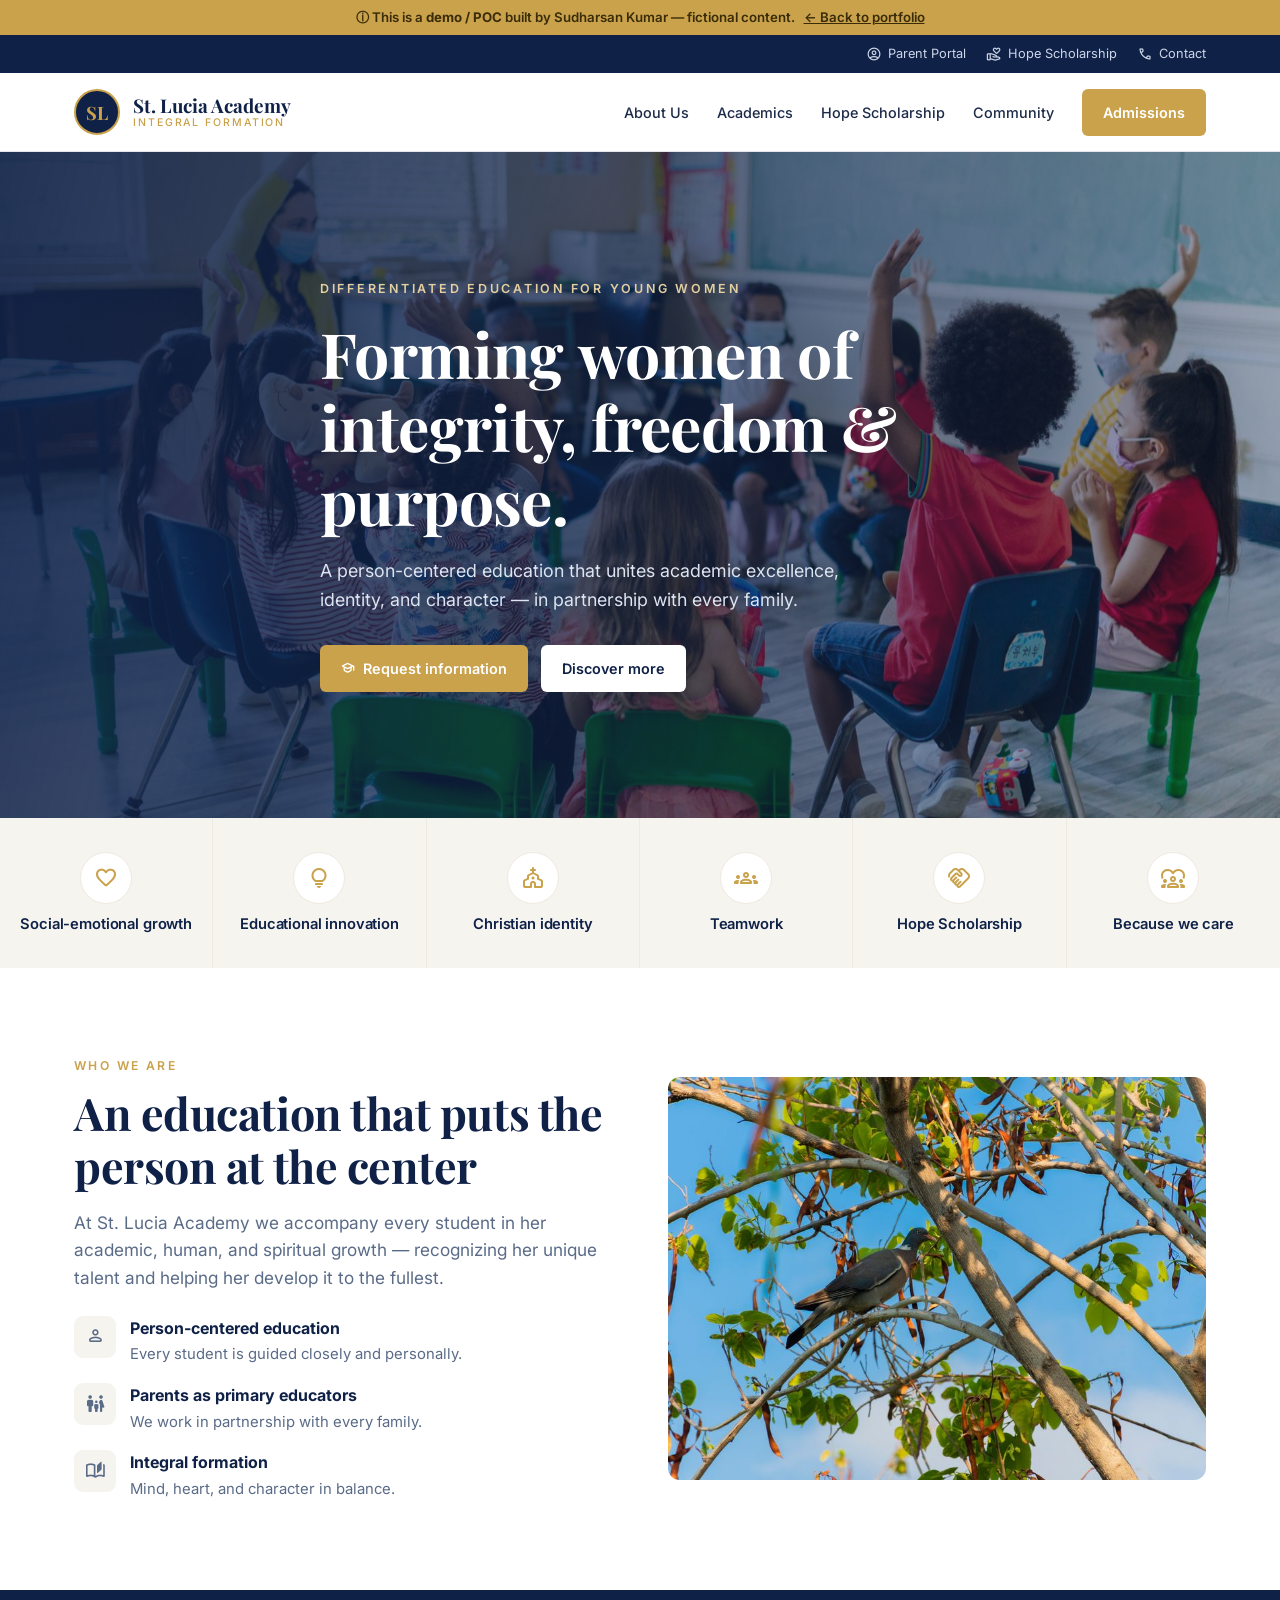
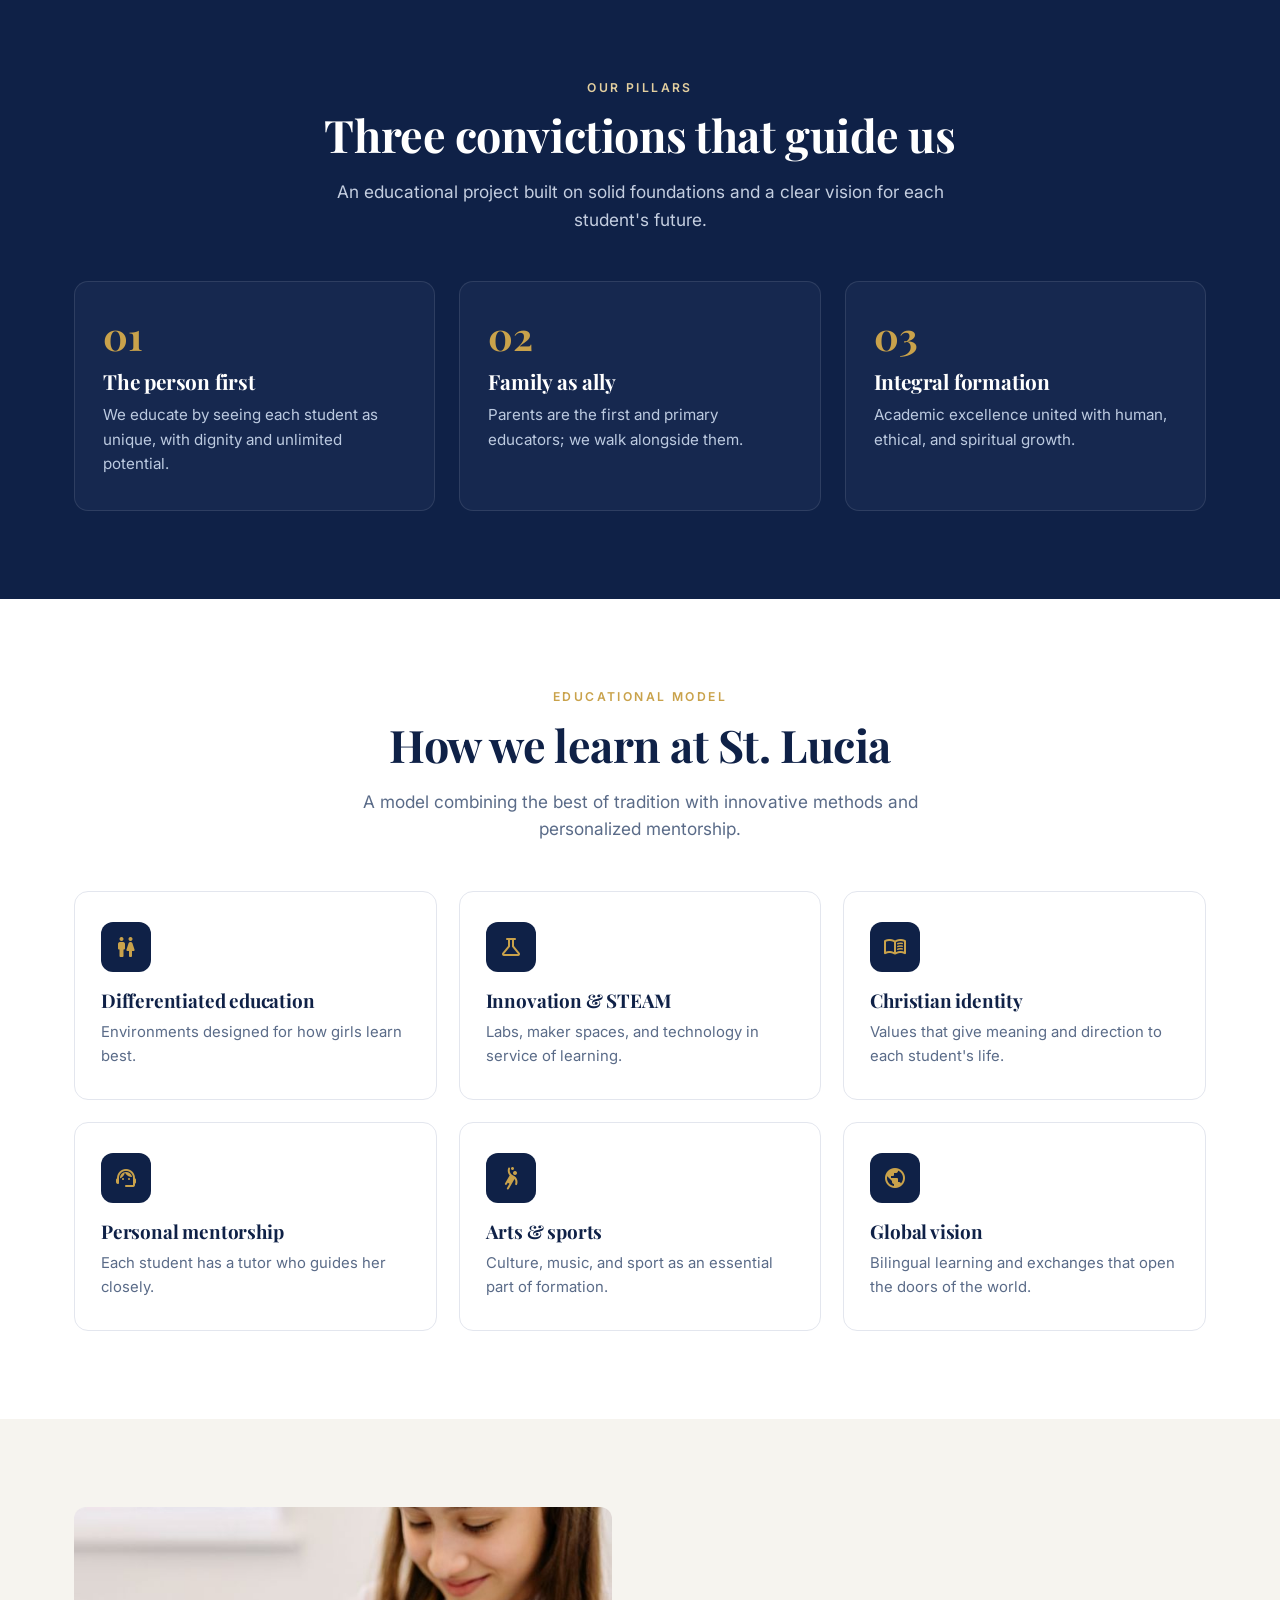
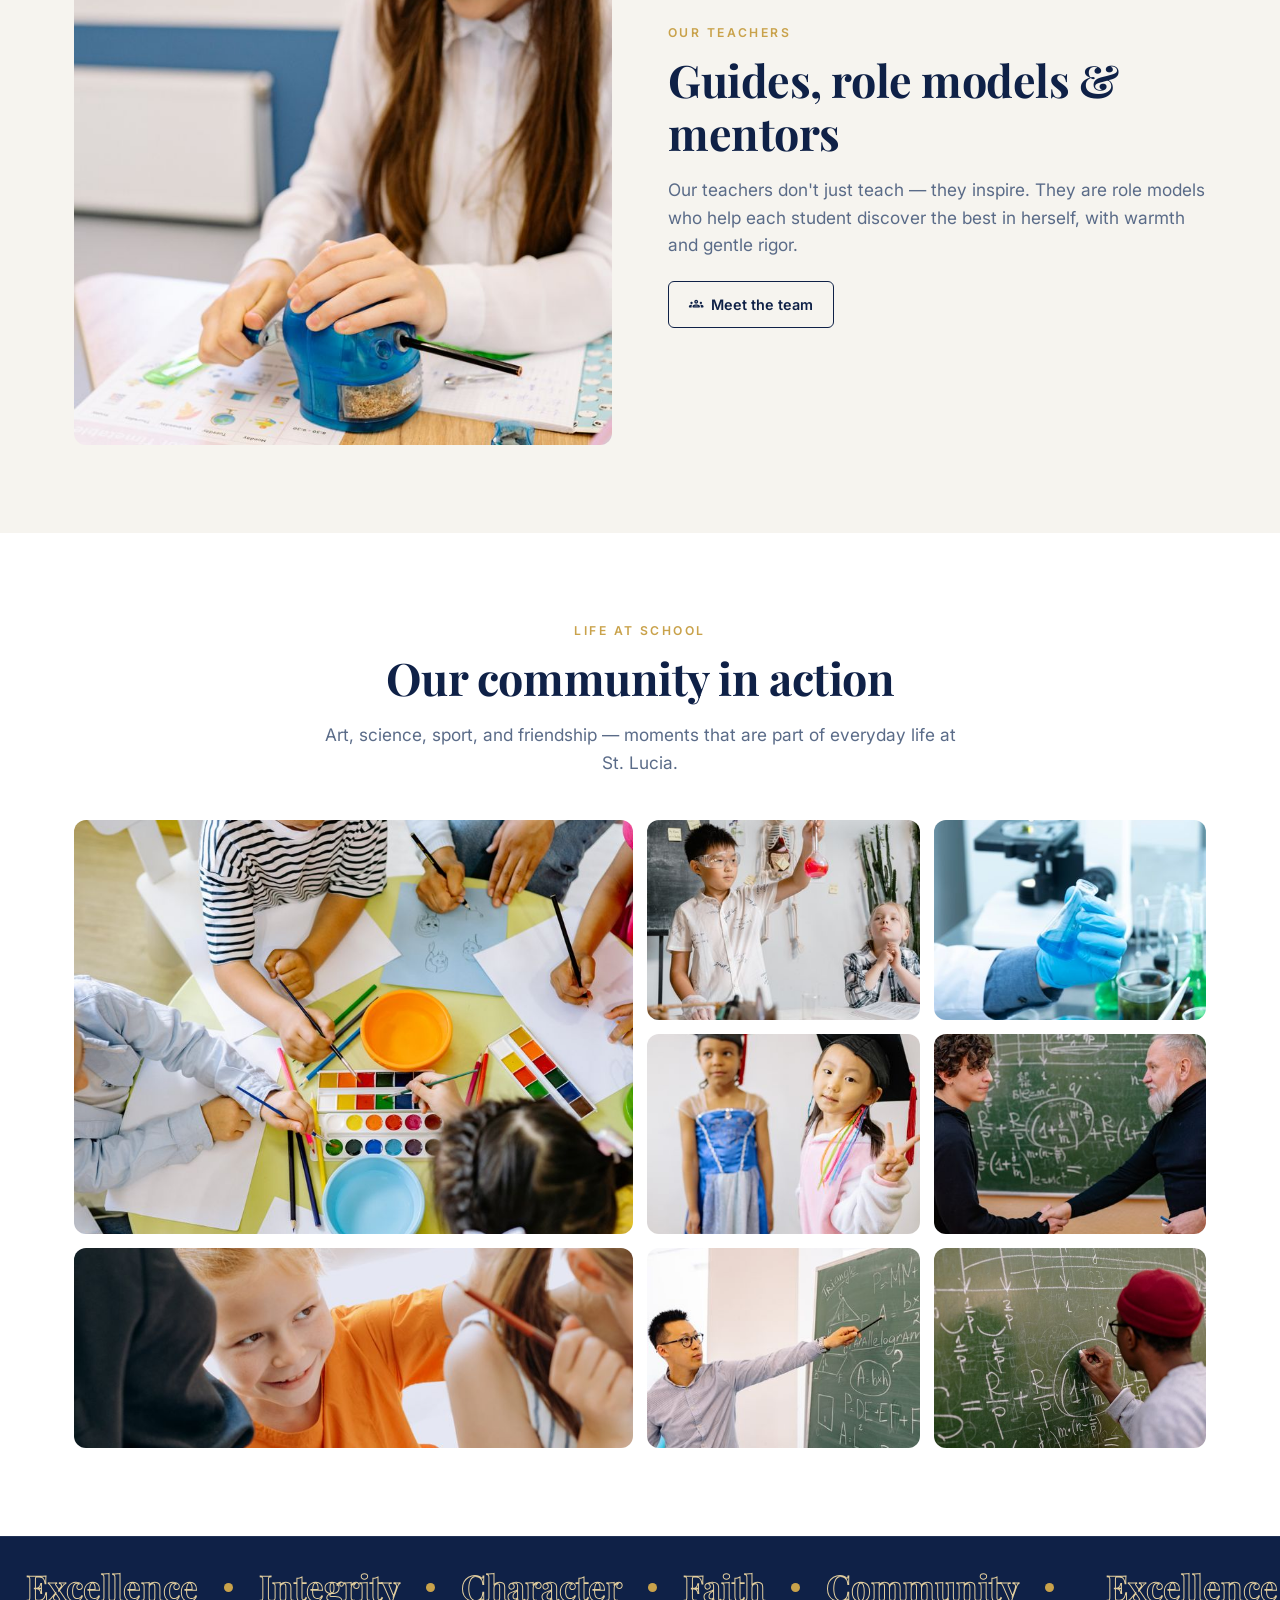
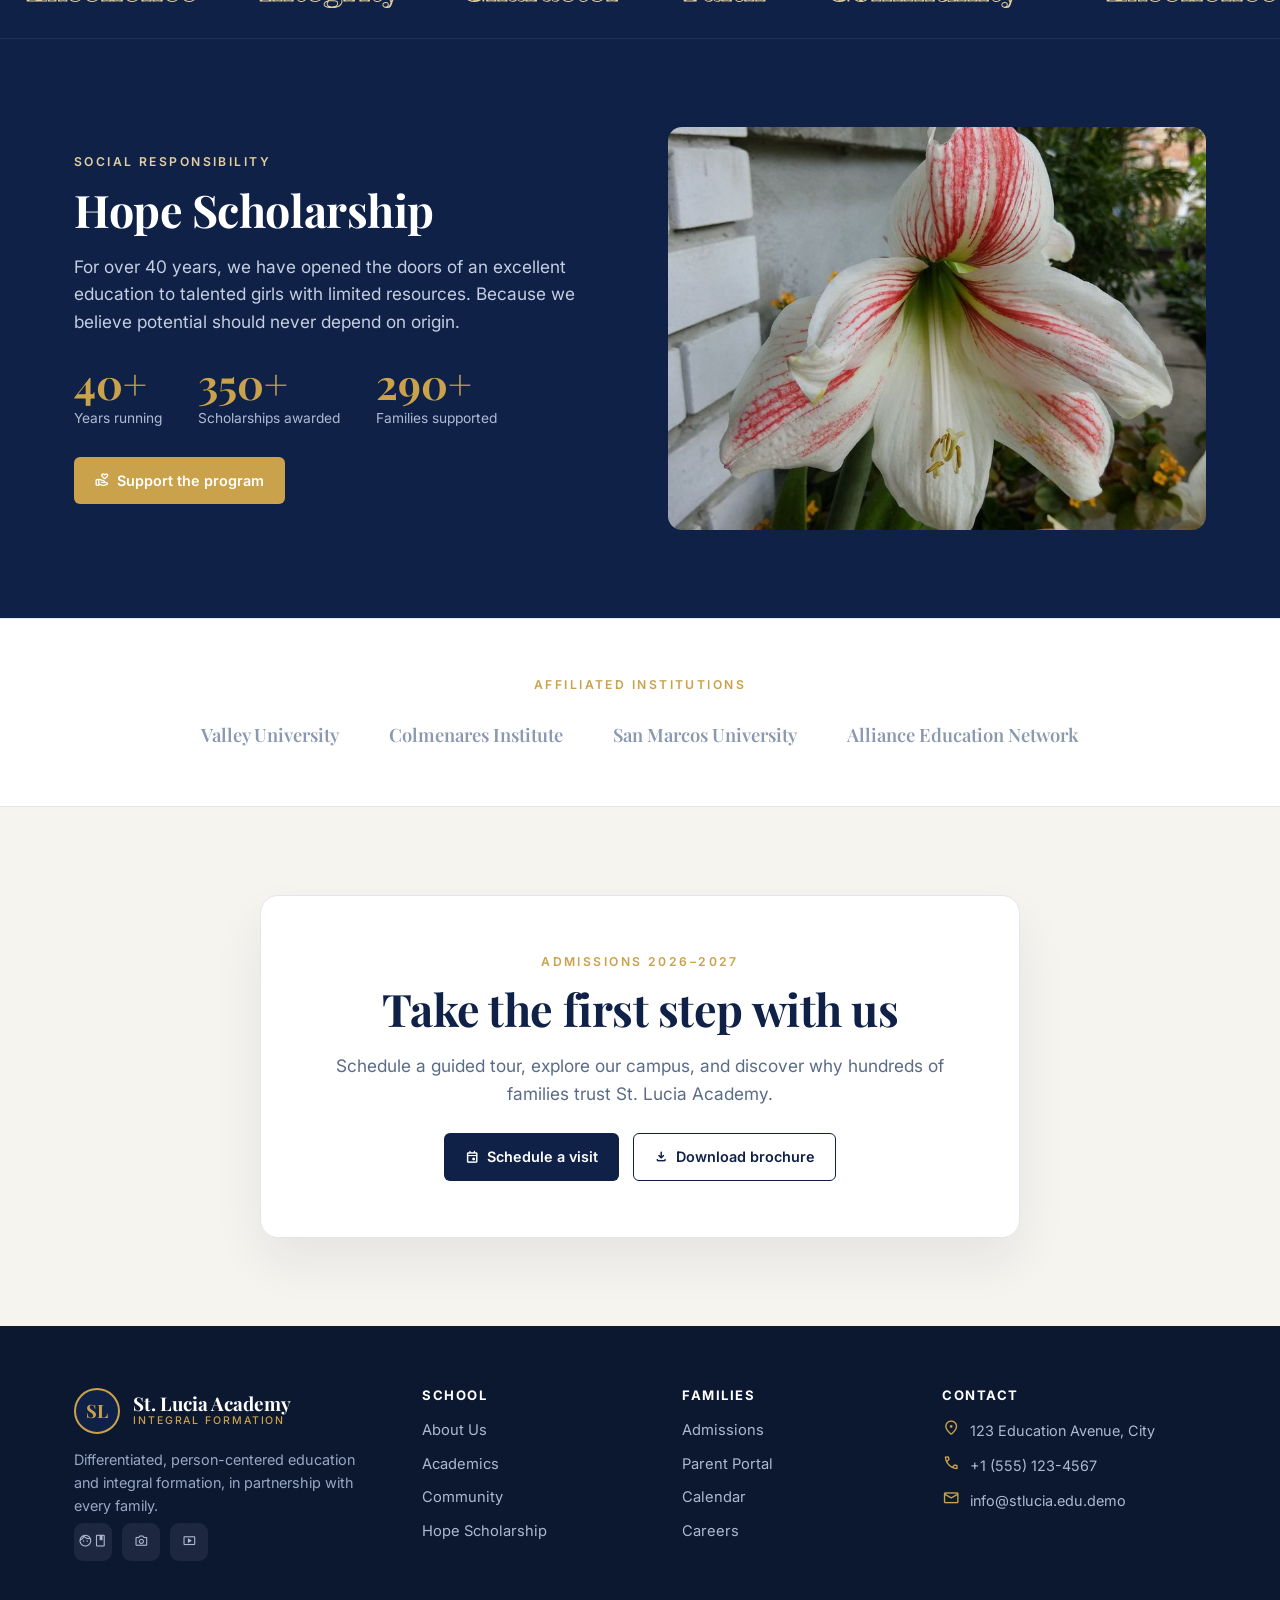
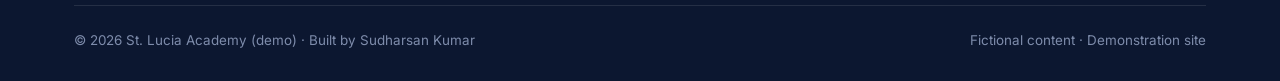
<file: demos/colegio-santa-lucia/index.html>
<!doctype html>
<html lang="en">
<head>
  <meta charset="utf-8" />
  <meta name="viewport" content="width=device-width, initial-scale=1" />
  <title>St. Lucia Academy — Integral Education for Young Women</title>
  <meta name="description" content="St. Lucia Academy: differentiated, person-centered education and integral formation. Demo website." />
  <link rel="preconnect" href="https://fonts.googleapis.com" />
  <link rel="preconnect" href="https://fonts.gstatic.com" crossorigin />
  <link href="https://fonts.googleapis.com/css2?family=Playfair+Display:wght@500;600;700&family=Inter:wght@400;500;600;700&display=swap" rel="stylesheet" />
  <link href="https://fonts.googleapis.com/css2?family=Material+Symbols+Rounded:opsz,wght,FILL,GRAD@20..48,400,0,0&display=swap" rel="stylesheet" />
  <style>
    :root{
      --navy:#0f2147; --navy-2:#1a3567; --navy-soft:#16284f;
      --ink:#0c1730; --paper:#ffffff; --cream:#f6f4ef; --cream-2:#efeae0;
      --gold:#c9a24b; --gold-soft:#e3cf9f;
      --text:#1d2b48; --dim:#5a6b88; --faint:#8a98b0; --line:#e3e6ee;
      --maxw:1180px;
    }
    *{box-sizing:border-box;margin:0;padding:0}
    html{scroll-behavior:smooth}
    body{background:var(--paper);color:var(--text);font-family:'Inter',system-ui,sans-serif;line-height:1.6;-webkit-font-smoothing:antialiased}
    h1,h2,h3,h4,.serif{font-family:'Playfair Display',Georgia,serif;letter-spacing:-.01em;line-height:1.18;color:var(--navy)}
    a{color:inherit;text-decoration:none}
    img{max-width:100%;display:block}
    .msi{font-family:'Material Symbols Rounded';line-height:1;vertical-align:middle;display:inline-block}
    .wrap{max-width:var(--maxw);margin:0 auto;padding:0 24px}
    .gold{color:var(--gold)}

    /* photo frames (hold real images; fall back to gradient if image missing) */
    .photo{position:relative;background:linear-gradient(135deg,#16284f,#0f2147);overflow:hidden}
    .photo img{width:100%;height:100%;object-fit:cover;display:block}

    /* demo banner */
    .demo-banner{background:var(--gold);color:#3a2c08;font-size:.83rem;font-weight:600;text-align:center;padding:7px 14px}
    .demo-banner a{text-decoration:underline}

    /* topbar + nav */
    .utility{background:var(--navy);color:#cdd6e8;font-size:.8rem}
    .utility .wrap{display:flex;justify-content:flex-end;gap:20px;height:38px;align-items:center}
    .utility a{display:flex;align-items:center;gap:6px;color:#cdd6e8}
    .utility a:hover{color:#fff}
    .utility .msi{font-size:1rem}

    header{position:sticky;top:0;z-index:50;background:rgba(255,255,255,.95);backdrop-filter:blur(10px);border-bottom:1px solid var(--line)}
    .nav{display:flex;align-items:center;justify-content:space-between;height:78px}
    .brand{display:flex;align-items:center;gap:13px}
    .brand .seal{width:46px;height:46px;border-radius:50%;background:var(--navy);color:var(--gold);display:grid;place-items:center;font-family:'Playfair Display';font-weight:700;font-size:1.15rem;border:2px solid var(--gold)}
    .brand .nm{font-family:'Playfair Display';font-weight:700;font-size:1.18rem;color:var(--navy);line-height:1.1}
    .brand .nm small{display:block;font-family:'Inter';font-weight:500;font-size:.66rem;letter-spacing:.18em;text-transform:uppercase;color:var(--gold)}
    .nav-links{display:flex;align-items:center;gap:28px}
    .nav-links a.link{font-size:.9rem;font-weight:500;color:var(--text)}
    .nav-links a.link:hover{color:var(--gold)}
    .btn{display:inline-flex;align-items:center;gap:8px;font-weight:600;font-size:.9rem;padding:11px 20px;border-radius:6px;cursor:pointer;border:1.5px solid transparent;transition:.18s}
    .btn-gold{background:var(--gold);color:#fff}
    .btn-gold:hover{background:#b8923f}
    .btn-navy{background:var(--navy);color:#fff}
    .btn-navy:hover{background:var(--navy-2)}
    .btn-out{background:transparent;border-color:var(--navy);color:var(--navy)}
    .btn-out:hover{background:var(--navy);color:#fff}
    .btn-light{background:#fff;color:var(--navy)}
    .btn-light:hover{background:var(--cream)}
    .menu-btn{display:none;background:none;border:0;color:var(--navy);cursor:pointer}

    /* hero */
    .hero{position:relative;min-height:74vh;display:flex;align-items:center;color:#fff;overflow:hidden}
    .hero .bg{position:absolute;inset:0}
    .hero .bg img{width:100%;height:100%;object-fit:cover}

    /* hero slideshow — each slide enters from the right, in a loop */
    .hero-slides .slide{position:absolute;inset:0;opacity:0;transform:translateX(8%) scale(1.06);
      transition:opacity 1.1s ease, transform 6s ease;will-change:transform,opacity}
    .hero-slides .slide.active{opacity:1;transform:translateX(0) scale(1.06)}
    .hero-slides .slide.active img{animation:kenburns 6s ease forwards}
    @keyframes kenburns{from{transform:scale(1.0)}to{transform:scale(1.1)}}
    .hero .scrim{position:absolute;inset:0;background:linear-gradient(105deg,rgba(15,33,71,.92) 0%,rgba(15,33,71,.72) 45%,rgba(15,33,71,.35) 100%)}
    .hero-in{position:relative;z-index:3;max-width:640px;padding:70px 0}
    .hero .eyebrow{font-size:.78rem;letter-spacing:.22em;text-transform:uppercase;color:var(--gold-soft);font-weight:600;margin-bottom:18px}
    .hero h1{color:#fff;font-size:clamp(2.4rem,5.2vw,3.9rem);font-weight:700;margin-bottom:20px}
    .hero p{font-size:1.12rem;color:#dde4f1;max-width:540px;margin-bottom:30px}
    .hero-cta{display:flex;gap:13px;flex-wrap:wrap}

    /* values strip */
    .values{background:var(--cream);padding:0}
    .values-grid{display:grid;grid-template-columns:repeat(6,1fr)}
    .value{padding:34px 18px;text-align:center;border-right:1px solid var(--cream-2);transition:.2s}
    .value:last-child{border-right:0}
    .value:hover{background:#fff}
    .value .ic{width:52px;height:52px;border-radius:50%;background:#fff;border:1px solid var(--cream-2);display:grid;place-items:center;color:var(--gold);margin:0 auto 12px}
    .value .ic .msi{font-size:1.5rem}
    .value h4{font-size:.92rem;color:var(--navy);font-family:'Inter';font-weight:600}

    section{position:relative}
    .pad{padding:88px 0}
    .center{text-align:center}
    .eyebrow{font-size:.76rem;letter-spacing:.2em;text-transform:uppercase;color:var(--gold);font-weight:600}
    .sec-title{font-size:clamp(1.9rem,4vw,2.8rem);font-weight:700;margin:12px 0 16px}
    .lead{color:var(--dim);font-size:1.08rem;max-width:640px}
    .center .lead{margin:0 auto}

    /* about split */
    .split{display:grid;grid-template-columns:1fr 1fr;gap:56px;align-items:center}
    .split .photo{aspect-ratio:4/3;border-radius:12px}
    .about-list{list-style:none;margin-top:24px;display:flex;flex-direction:column;gap:16px}
    .about-list li{display:flex;gap:14px}
    .about-list .ic{width:42px;height:42px;border-radius:9px;background:var(--cream);color:var(--gold);display:grid;place-items:center;flex-shrink:0}
    .about-list .ic .msi{font-size:1.3rem}
    .about-list b{color:var(--navy);display:block;font-family:'Inter';font-size:1rem}
    .about-list span{color:var(--dim);font-size:.93rem}

    /* pillars */
    .pillars{background:var(--navy);color:#fff}
    .pillars .sec-title,.pillars .eyebrow{color:#fff}
    .pillars .eyebrow{color:var(--gold-soft)}
    .pillars .lead{color:#c4cee0}
    .pcards{display:grid;grid-template-columns:repeat(3,1fr);gap:24px;margin-top:48px}
    .pcard{background:var(--navy-soft);border:1px solid rgba(255,255,255,.1);border-radius:14px;padding:34px 28px;transition:.2s}
    .pcard:hover{border-color:var(--gold);transform:translateY(-4px)}
    .pcard .num{font-family:'Playfair Display';font-size:2.4rem;color:var(--gold);font-weight:700;line-height:1}
    .pcard h3{color:#fff;font-size:1.3rem;margin:14px 0 10px}
    .pcard p{color:#bccae0;font-size:.95rem}

    /* model grid */
    .model-grid{display:grid;grid-template-columns:repeat(3,1fr);gap:22px;margin-top:48px}
    .mcard{background:#fff;border:1px solid var(--line);border-radius:14px;padding:30px 26px;transition:.2s}
    .mcard:hover{box-shadow:0 18px 40px rgba(15,33,71,.1);transform:translateY(-4px)}
    .mcard .ic{width:50px;height:50px;border-radius:12px;background:var(--navy);color:var(--gold);display:grid;place-items:center;margin-bottom:18px}
    .mcard .ic .msi{font-size:1.5rem}
    .mcard h3{font-size:1.18rem;margin-bottom:9px}
    .mcard p{color:var(--dim);font-size:.93rem}

    /* faculty band */
    .faculty{background:var(--cream)}
    .faculty .split .photo{aspect-ratio:1/1}

    /* gallery */
    .gal-grid{display:grid;grid-template-columns:repeat(4,1fr);grid-auto-rows:200px;gap:14px;margin-top:44px}
    .gal-grid .photo{border-radius:12px}
    .gal-grid .tall{grid-row:span 2}
    .gal-grid .wide{grid-column:span 2}

    /* scholarship */
    .scholar{background:var(--navy);color:#fff;overflow:hidden;position:relative}
    .scholar .split{align-items:center}
    .scholar .eyebrow{color:var(--gold-soft)}
    .scholar h2{color:#fff}
    .scholar p{color:#c4cee0}
    .scholar .photo{aspect-ratio:4/3;border-radius:14px}
    .stat-row{display:flex;gap:36px;margin:26px 0 28px;flex-wrap:wrap}
    .stat-row .s .n{font-family:'Playfair Display';font-size:2.6rem;font-weight:700;color:var(--gold);line-height:1}
    .stat-row .s .l{color:#aebbd5;font-size:.86rem;margin-top:4px}

    /* partners */
    .partners{padding:56px 0;border-top:1px solid var(--line);border-bottom:1px solid var(--line)}
    .partners .row{display:flex;align-items:center;justify-content:center;gap:50px;flex-wrap:wrap;margin-top:26px}
    .partners .p{font-family:'Playfair Display';font-weight:600;font-size:1.15rem;color:var(--faint)}

    /* admissions cta */
    .adm{background:var(--cream);text-align:center}
    .adm .box{background:#fff;border:1px solid var(--line);border-radius:18px;padding:56px 40px;max-width:760px;margin:0 auto;box-shadow:0 24px 50px rgba(15,33,71,.07)}
    .adm .box .cta{display:flex;gap:14px;justify-content:center;flex-wrap:wrap;margin-top:26px}

    /* footer */
    footer{background:var(--ink);color:#aeb9d0;padding:62px 0 30px}
    .foot-grid{display:grid;grid-template-columns:1.4fr 1fr 1fr 1.2fr;gap:40px}
    footer .brand .nm,footer h4{color:#fff}
    footer h4{font-family:'Inter';font-size:.82rem;letter-spacing:.12em;text-transform:uppercase;margin-bottom:16px;color:#fff}
    footer p{font-size:.9rem;margin-top:14px;color:#9aa7c2}
    footer a{display:block;color:#aeb9d0;font-size:.92rem;margin-bottom:10px}
    footer a:hover{color:var(--gold-soft)}
    .foot-contact div{display:flex;gap:10px;font-size:.9rem;margin-bottom:12px;color:#aeb9d0}
    .foot-contact .msi{color:var(--gold);font-size:1.15rem}
    .socials{display:flex;gap:10px;margin-top:6px}
    .socials a{width:38px;height:38px;border-radius:9px;background:rgba(255,255,255,.07);display:grid;place-items:center;margin:0}
    .socials a:hover{background:var(--gold);color:#fff}
    .foot-bottom{margin-top:44px;padding-top:24px;border-top:1px solid rgba(255,255,255,.1);display:flex;justify-content:space-between;gap:16px;flex-wrap:wrap;font-size:.84rem;color:#7e8cab}

    /* ===== scroll reveal animations ===== */
    .reveal{opacity:0;transform:translateY(28px);transition:opacity .7s cubic-bezier(.2,.7,.2,1),transform .7s cubic-bezier(.2,.7,.2,1)}
    .reveal.in{opacity:1;transform:none}
    .reveal-left{opacity:0;transform:translateX(-36px);transition:opacity .7s ease,transform .7s ease}
    .reveal-left.in{opacity:1;transform:none}
    .reveal-right{opacity:0;transform:translateX(36px);transition:opacity .7s ease,transform .7s ease}
    .reveal-right.in{opacity:1;transform:none}
    /* per-word headline reveal */
    .anim-words .w{display:inline-block;opacity:0;transform:translateY(22px);transition:opacity .55s ease,transform .55s ease}
    .anim-words.in .w{opacity:1;transform:none}
    @media (prefers-reduced-motion: reduce){
      .reveal,.reveal-left,.reveal-right,.anim-words .w{opacity:1!important;transform:none!important;transition:none!important}
    }

    /* ===== marquee (continuous loop) ===== */
    .marquee{overflow:hidden;background:var(--navy);border-top:1px solid rgba(255,255,255,.08);border-bottom:1px solid rgba(255,255,255,.08);padding:22px 0}
    .marquee .track{display:flex;gap:0;width:max-content;animation:marquee-loop 26s linear infinite}
    .marquee:hover .track{animation-play-state:paused}
    @keyframes marquee-loop{from{transform:translateX(0)}to{transform:translateX(-50%)}}
    .marquee .item{display:flex;align-items:center;gap:26px;padding:0 26px;font-family:'Playfair Display';font-weight:700;
      font-size:clamp(1.4rem,3vw,2.2rem);color:transparent;-webkit-text-stroke:1px var(--gold-soft);white-space:nowrap}
    .marquee .item .dot{width:9px;height:9px;border-radius:50%;background:var(--gold);-webkit-text-stroke:0}
    .marquee .item.solid{color:var(--gold);-webkit-text-stroke:0}

    @media(max-width:960px){
      .values-grid{grid-template-columns:repeat(3,1fr)}
      .value:nth-child(3){border-right:0}
      .pcards,.model-grid{grid-template-columns:1fr}
      .split{grid-template-columns:1fr;gap:34px}
      .gal-grid{grid-template-columns:repeat(2,1fr)}
      .foot-grid{grid-template-columns:1fr 1fr}
    }
    @media(max-width:620px){
      .nav-links{display:none}.menu-btn{display:block}
      .nav-links.open{display:flex;flex-direction:column;position:absolute;top:78px;left:0;right:0;background:#fff;padding:20px 24px;gap:16px;align-items:flex-start;border-bottom:1px solid var(--line)}
      .values-grid{grid-template-columns:repeat(2,1fr)}
      .value{border-right:0}
      .gal-grid{grid-template-columns:1fr}
      .foot-grid{grid-template-columns:1fr}
      .utility .wrap{justify-content:center;gap:14px}
    }
  </style>
</head>
<body>

  <div class="demo-banner">
    ⓘ This is a <strong>demo / POC</strong> built by Sudharsan Kumar — fictional content. &nbsp;
    <a href="../../index.html">← Back to portfolio</a>
  </div>

  <!-- utility bar -->
  <div class="utility">
    <div class="wrap">
      <a href="#"><span class="msi">account_circle</span> Parent Portal</a>
      <a href="#"><span class="msi">volunteer_activism</span> Hope Scholarship</a>
      <a href="#"><span class="msi">call</span> Contact</a>
    </div>
  </div>

  <!-- header -->
  <header>
    <div class="wrap nav">
      <a href="#" class="brand">
        <span class="seal">SL</span>
        <span class="nm">St. Lucia Academy<small>Integral Formation</small></span>
      </a>
      <nav class="nav-links" id="navLinks">
        <a class="link" href="#about">About Us</a>
        <a class="link" href="#model">Academics</a>
        <a class="link" href="#scholarship">Hope Scholarship</a>
        <a class="link" href="#gallery">Community</a>
        <a class="btn btn-gold" href="#admissions">Admissions</a>
      </nav>
      <button class="menu-btn" id="menuBtn"><span class="msi">menu</span></button>
    </div>
  </header>

  <!-- hero -->
  <section class="hero">
    <div class="bg hero-slides" id="heroSlides">
      <div class="slide active"><img src="img/hero.jpg" alt="Students on campus" /></div>
      <div class="slide"><img src="img/hero2.jpg" alt="Students learning" /></div>
      <div class="slide"><img src="img/hero3.jpg" alt="Campus life" /></div>
      <div class="slide"><img src="img/hero4.jpg" alt="Classroom" /></div>
    </div>
    <div class="scrim"></div>
    <div class="wrap">
      <div class="hero-in">
        <div class="eyebrow reveal">Differentiated education for young women</div>
        <h1 class="anim-words" id="heroHead">Forming women of integrity, freedom &amp; purpose.</h1>
        <p class="reveal">A person-centered education that unites academic excellence, identity, and character — in partnership with every family.</p>
        <div class="hero-cta">
          <a class="btn btn-gold" href="#admissions"><span class="msi">school</span> Request information</a>
          <a class="btn btn-light" href="#about">Discover more</a>
        </div>
      </div>
    </div>
  </section>

  <!-- values strip -->
  <section class="values">
    <div class="values-grid">
      <div class="value"><div class="ic"><span class="msi">favorite</span></div><h4>Social-emotional growth</h4></div>
      <div class="value"><div class="ic"><span class="msi">lightbulb</span></div><h4>Educational innovation</h4></div>
      <div class="value"><div class="ic"><span class="msi">church</span></div><h4>Christian identity</h4></div>
      <div class="value"><div class="ic"><span class="msi">groups</span></div><h4>Teamwork</h4></div>
      <div class="value"><div class="ic"><span class="msi">handshake</span></div><h4>Hope Scholarship</h4></div>
      <div class="value"><div class="ic"><span class="msi">diversity_1</span></div><h4>Because we care</h4></div>
    </div>
  </section>

  <!-- about -->
  <section class="pad" id="about">
    <div class="wrap split">
      <div class="reveal-left">
        <div class="eyebrow">Who we are</div>
        <h2 class="sec-title">An education that puts the person at the center</h2>
        <p class="lead">At St. Lucia Academy we accompany every student in her academic, human, and spiritual growth — recognizing her unique talent and helping her develop it to the fullest.</p>
        <ul class="about-list">
          <li><div class="ic"><span class="msi">person</span></div><div><b>Person-centered education</b><span>Every student is guided closely and personally.</span></div></li>
          <li><div class="ic"><span class="msi">family_restroom</span></div><div><b>Parents as primary educators</b><span>We work in partnership with every family.</span></div></li>
          <li><div class="ic"><span class="msi">auto_stories</span></div><div><b>Integral formation</b><span>Mind, heart, and character in balance.</span></div></li>
        </ul>
      </div>
      <div class="photo reveal-right"><img src="img/about.jpg" alt="Students in class" /></div>
    </div>
  </section>

  <!-- pillars -->
  <section class="pad pillars">
    <div class="wrap center reveal">
      <div class="eyebrow">Our pillars</div>
      <h2 class="sec-title">Three convictions that guide us</h2>
      <p class="lead">An educational project built on solid foundations and a clear vision for each student's future.</p>
      <div class="pcards" style="text-align:left">
        <div class="pcard reveal"><div class="num">01</div><h3>The person first</h3><p>We educate by seeing each student as unique, with dignity and unlimited potential.</p></div>
        <div class="pcard reveal"><div class="num">02</div><h3>Family as ally</h3><p>Parents are the first and primary educators; we walk alongside them.</p></div>
        <div class="pcard reveal"><div class="num">03</div><h3>Integral formation</h3><p>Academic excellence united with human, ethical, and spiritual growth.</p></div>
      </div>
    </div>
  </section>

  <!-- model -->
  <section class="pad" id="model">
    <div class="wrap center reveal">
      <div class="eyebrow">Educational model</div>
      <h2 class="sec-title">How we learn at St. Lucia</h2>
      <p class="lead">A model combining the best of tradition with innovative methods and personalized mentorship.</p>
    </div>
    <div class="wrap">
      <div class="model-grid">
        <div class="mcard reveal"><div class="ic"><span class="msi">wc</span></div><h3>Differentiated education</h3><p>Environments designed for how girls learn best.</p></div>
        <div class="mcard reveal"><div class="ic"><span class="msi">science</span></div><h3>Innovation &amp; STEAM</h3><p>Labs, maker spaces, and technology in service of learning.</p></div>
        <div class="mcard reveal"><div class="ic"><span class="msi">menu_book</span></div><h3>Christian identity</h3><p>Values that give meaning and direction to each student's life.</p></div>
        <div class="mcard reveal"><div class="ic"><span class="msi">support_agent</span></div><h3>Personal mentorship</h3><p>Each student has a tutor who guides her closely.</p></div>
        <div class="mcard reveal"><div class="ic"><span class="msi">sports_handball</span></div><h3>Arts &amp; sports</h3><p>Culture, music, and sport as an essential part of formation.</p></div>
        <div class="mcard reveal"><div class="ic"><span class="msi">public</span></div><h3>Global vision</h3><p>Bilingual learning and exchanges that open the doors of the world.</p></div>
      </div>
    </div>
  </section>

  <!-- faculty -->
  <section class="pad faculty">
    <div class="wrap split">
      <div class="photo reveal-left"><img src="img/faculty.jpg" alt="Teacher with students" /></div>
      <div class="reveal-right">
        <div class="eyebrow">Our teachers</div>
        <h2 class="sec-title">Guides, role models &amp; mentors</h2>
        <p class="lead">Our teachers don't just teach — they inspire. They are role models who help each student discover the best in herself, with warmth and gentle rigor.</p>
        <a class="btn btn-out" href="#admissions" style="margin-top:22px"><span class="msi">groups</span> Meet the team</a>
      </div>
    </div>
  </section>

  <!-- gallery -->
  <section class="pad" id="gallery">
    <div class="wrap center reveal">
      <div class="eyebrow">Life at school</div>
      <h2 class="sec-title">Our community in action</h2>
      <p class="lead">Art, science, sport, and friendship — moments that are part of everyday life at St. Lucia.</p>
    </div>
    <div class="wrap">
      <div class="gal-grid">
        <div class="photo wide tall reveal"><img src="img/g1.jpg" alt="Art class" /></div>
        <div class="photo reveal"><img src="img/g2.jpg" alt="Science experiment" /></div>
        <div class="photo reveal"><img src="img/g3.jpg" alt="Laboratory" /></div>
        <div class="photo reveal"><img src="img/g4.jpg" alt="Sports" /></div>
        <div class="photo reveal"><img src="img/g5.jpg" alt="Music class" /></div>
        <div class="photo wide reveal"><img src="img/g6.jpg" alt="School event" /></div>
        <div class="photo reveal"><img src="img/g7.jpg" alt="Students together" /></div>
        <div class="photo reveal"><img src="img/g8.jpg" alt="Campus life" /></div>
      </div>
    </div>
  </section>

  <!-- scroll-velocity marquee -->
  <div class="marquee" id="marquee">
    <div class="track" id="mTrack">
      <span class="item">Excellence<span class="dot"></span>Integrity<span class="dot"></span>Character<span class="dot"></span>Faith<span class="dot"></span>Community<span class="dot"></span></span>
      <span class="item">Excellence<span class="dot"></span>Integrity<span class="dot"></span>Character<span class="dot"></span>Faith<span class="dot"></span>Community<span class="dot"></span></span>
    </div>
  </div>

  <!-- scholarship -->
  <section class="pad scholar" id="scholarship">
    <div class="wrap split">
      <div class="reveal-left">
        <div class="eyebrow">Social responsibility</div>
        <h2 class="sec-title">Hope Scholarship</h2>
        <p class="lead">For over 40 years, we have opened the doors of an excellent education to talented girls with limited resources. Because we believe potential should never depend on origin.</p>
        <div class="stat-row">
          <div class="s"><div class="n">40+</div><div class="l">Years running</div></div>
          <div class="s"><div class="n">350+</div><div class="l">Scholarships awarded</div></div>
          <div class="s"><div class="n">290+</div><div class="l">Families supported</div></div>
        </div>
        <a class="btn btn-gold" href="#admissions"><span class="msi">volunteer_activism</span> Support the program</a>
      </div>
      <div class="photo reveal-right"><img src="img/scholarship.jpg" alt="Scholarship students" /></div>
    </div>
  </section>

  <!-- partners -->
  <section class="partners">
    <div class="wrap center">
      <div class="eyebrow">Affiliated institutions</div>
      <div class="row">
        <span class="p">Valley University</span>
        <span class="p">Colmenares Institute</span>
        <span class="p">San Marcos University</span>
        <span class="p">Alliance Education Network</span>
      </div>
    </div>
  </section>

  <!-- admissions cta -->
  <section class="pad adm" id="admissions">
    <div class="wrap">
      <div class="box reveal">
        <div class="eyebrow">Admissions 2026–2027</div>
        <h2 class="sec-title">Take the first step with us</h2>
        <p class="lead" style="margin:0 auto">Schedule a guided tour, explore our campus, and discover why hundreds of families trust St. Lucia Academy.</p>
        <div class="cta">
          <a class="btn btn-navy" href="#"><span class="msi">event</span> Schedule a visit</a>
          <a class="btn btn-out" href="#"><span class="msi">download</span> Download brochure</a>
        </div>
      </div>
    </div>
  </section>

  <!-- footer -->
  <footer>
    <div class="wrap">
      <div class="foot-grid">
        <div>
          <div class="brand">
            <span class="seal" style="border-color:var(--gold)">SL</span>
            <span class="nm">St. Lucia Academy<small>Integral Formation</small></span>
          </div>
          <p>Differentiated, person-centered education and integral formation, in partnership with every family.</p>
          <div class="socials">
            <a href="#" aria-label="Facebook"><span class="msi">facebook</span></a>
            <a href="#" aria-label="Instagram"><span class="msi">photo_camera</span></a>
            <a href="#" aria-label="YouTube"><span class="msi">smart_display</span></a>
          </div>
        </div>
        <div>
          <h4>School</h4>
          <a href="#about">About Us</a>
          <a href="#model">Academics</a>
          <a href="#gallery">Community</a>
          <a href="#scholarship">Hope Scholarship</a>
        </div>
        <div>
          <h4>Families</h4>
          <a href="#admissions">Admissions</a>
          <a href="#">Parent Portal</a>
          <a href="#">Calendar</a>
          <a href="#">Careers</a>
        </div>
        <div class="foot-contact">
          <h4>Contact</h4>
          <div><span class="msi">location_on</span> 123 Education Avenue, City</div>
          <div><span class="msi">call</span> +1 (555) 123-4567</div>
          <div><span class="msi">mail</span> info@stlucia.edu.demo</div>
        </div>
      </div>
      <div class="foot-bottom">
        <span>© <span id="yr"></span> St. Lucia Academy (demo) · Built by Sudharsan Kumar</span>
        <span>Fictional content · Demonstration site</span>
      </div>
    </div>
  </footer>

  <script>
    document.getElementById('yr').textContent = new Date().getFullYear();
    const mb = document.getElementById('menuBtn'), nl = document.getElementById('navLinks');
    mb.addEventListener('click', ()=> nl.classList.toggle('open'));
    nl.querySelectorAll('a').forEach(a=>a.addEventListener('click',()=>nl.classList.remove('open')));

    /* ---- hero slideshow: each image slides in from the right, looping ---- */
    (function(){
      const slides = Array.from(document.querySelectorAll('#heroSlides .slide'));
      if(slides.length < 2) return;
      let i = 0;
      setInterval(()=>{
        slides[i].classList.remove('active');
        i = (i + 1) % slides.length;
        slides[i].classList.add('active');
      }, 4500);
    })();

    /* ---- split hero headline into animated words ---- */
    (function(){
      const h = document.getElementById('heroHead');
      if(!h) return;
      const words = h.textContent.trim().split(/\s+/);
      h.innerHTML = words.map(w => '<span class="w">'+w+'</span>').join(' ');
      h.querySelectorAll('.w').forEach((w,idx)=> w.style.transitionDelay = (idx*0.08)+'s');
    })();

    /* ---- scroll reveal (fade/slide-in on enter) ---- */
    (function(){
      const els = document.querySelectorAll('.reveal, .reveal-left, .reveal-right, .anim-words');
      const io = new IntersectionObserver((entries)=>{
        entries.forEach(e=>{ if(e.isIntersecting){ e.target.classList.add('in'); io.unobserve(e.target); } });
      }, { threshold: 0.15 });
      els.forEach(el=> io.observe(el));
      // hero words animate immediately on load
      requestAnimationFrame(()=> document.getElementById('heroHead')?.classList.add('in'));
    })();

  </script>
</body>
</html>
</file>
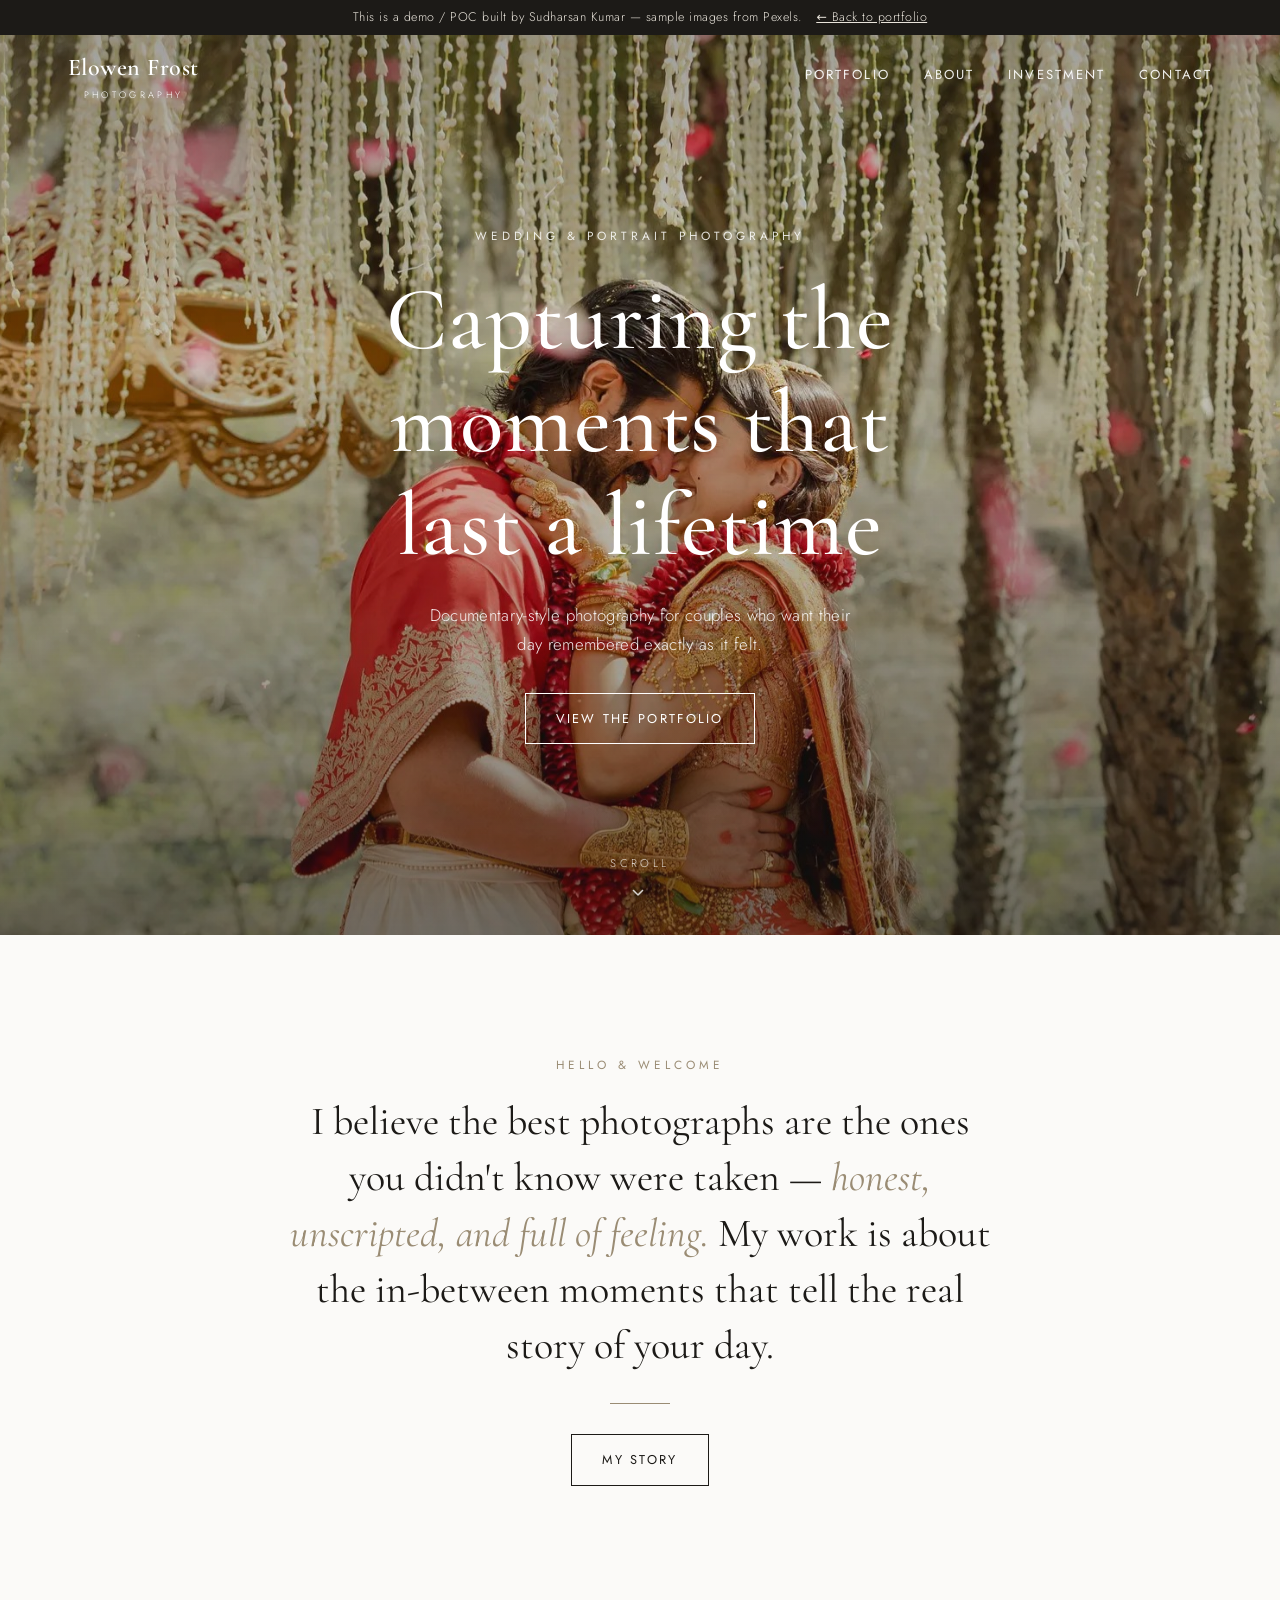
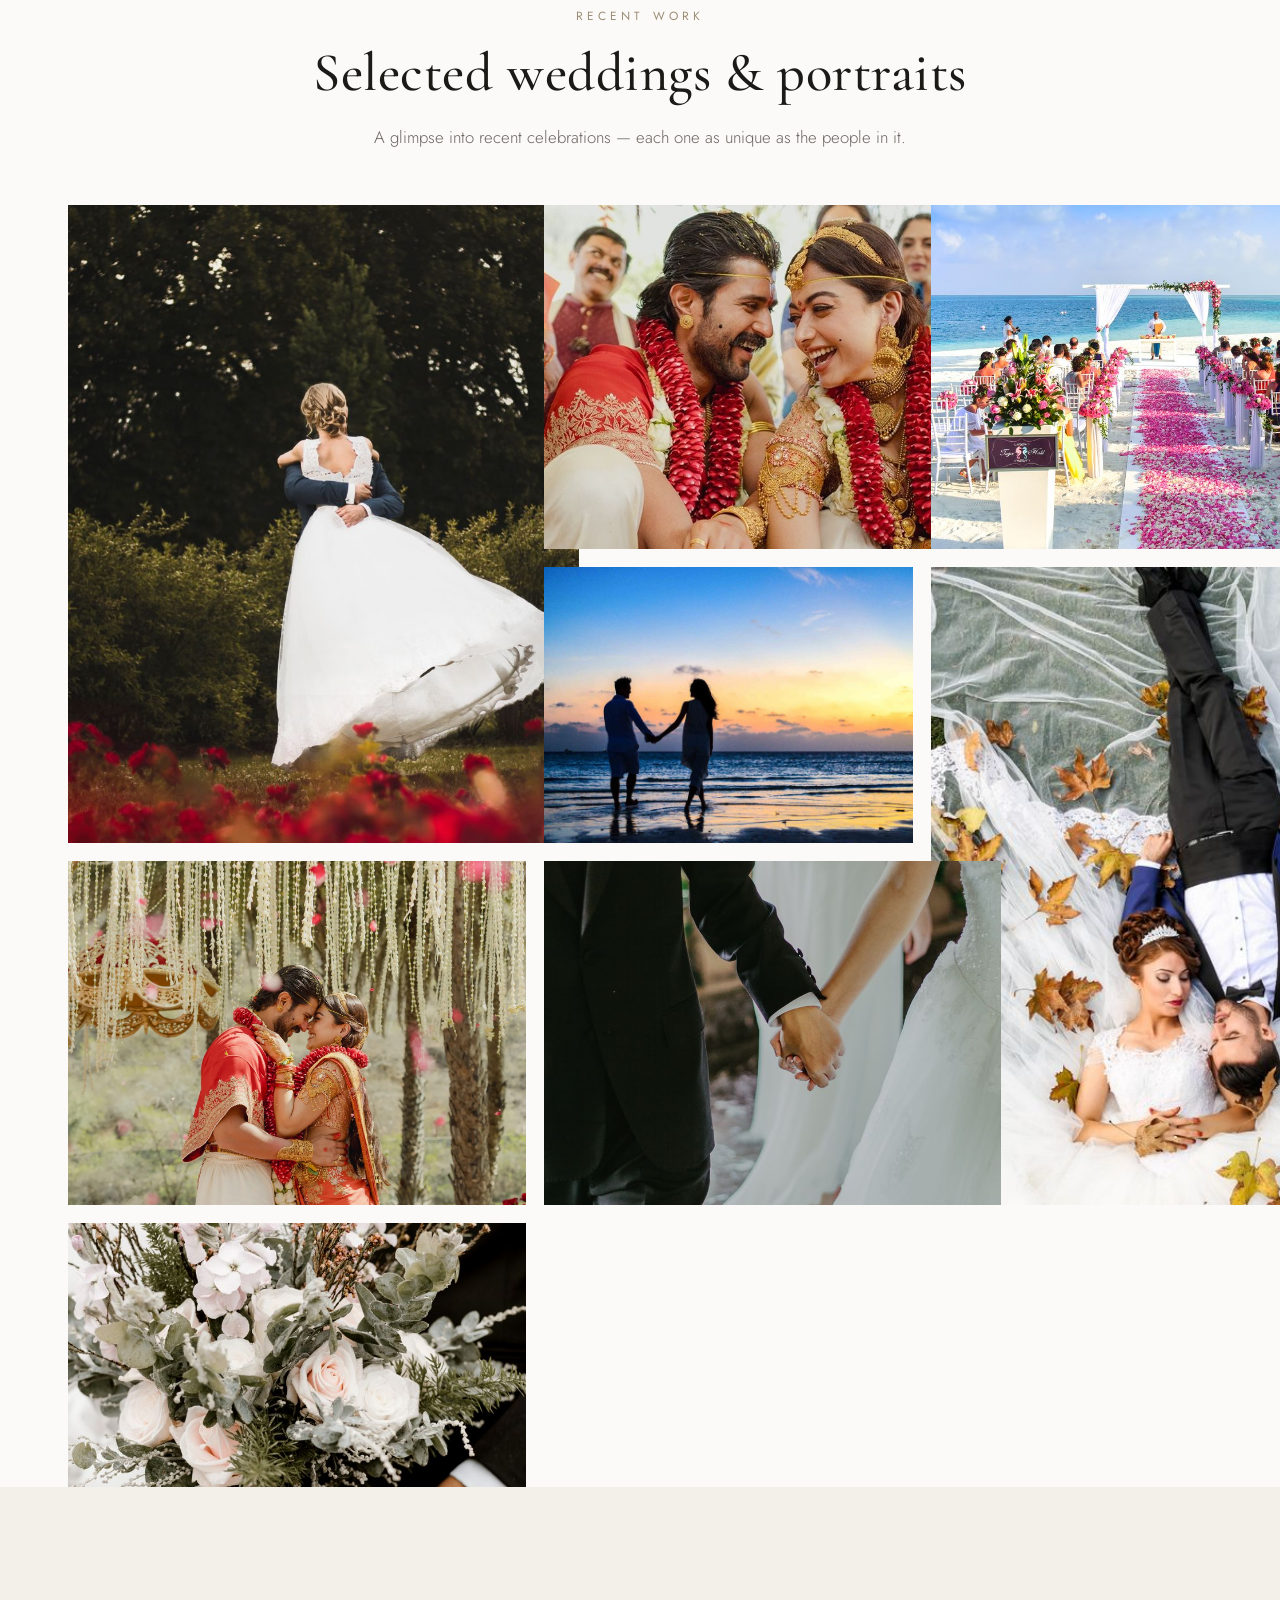
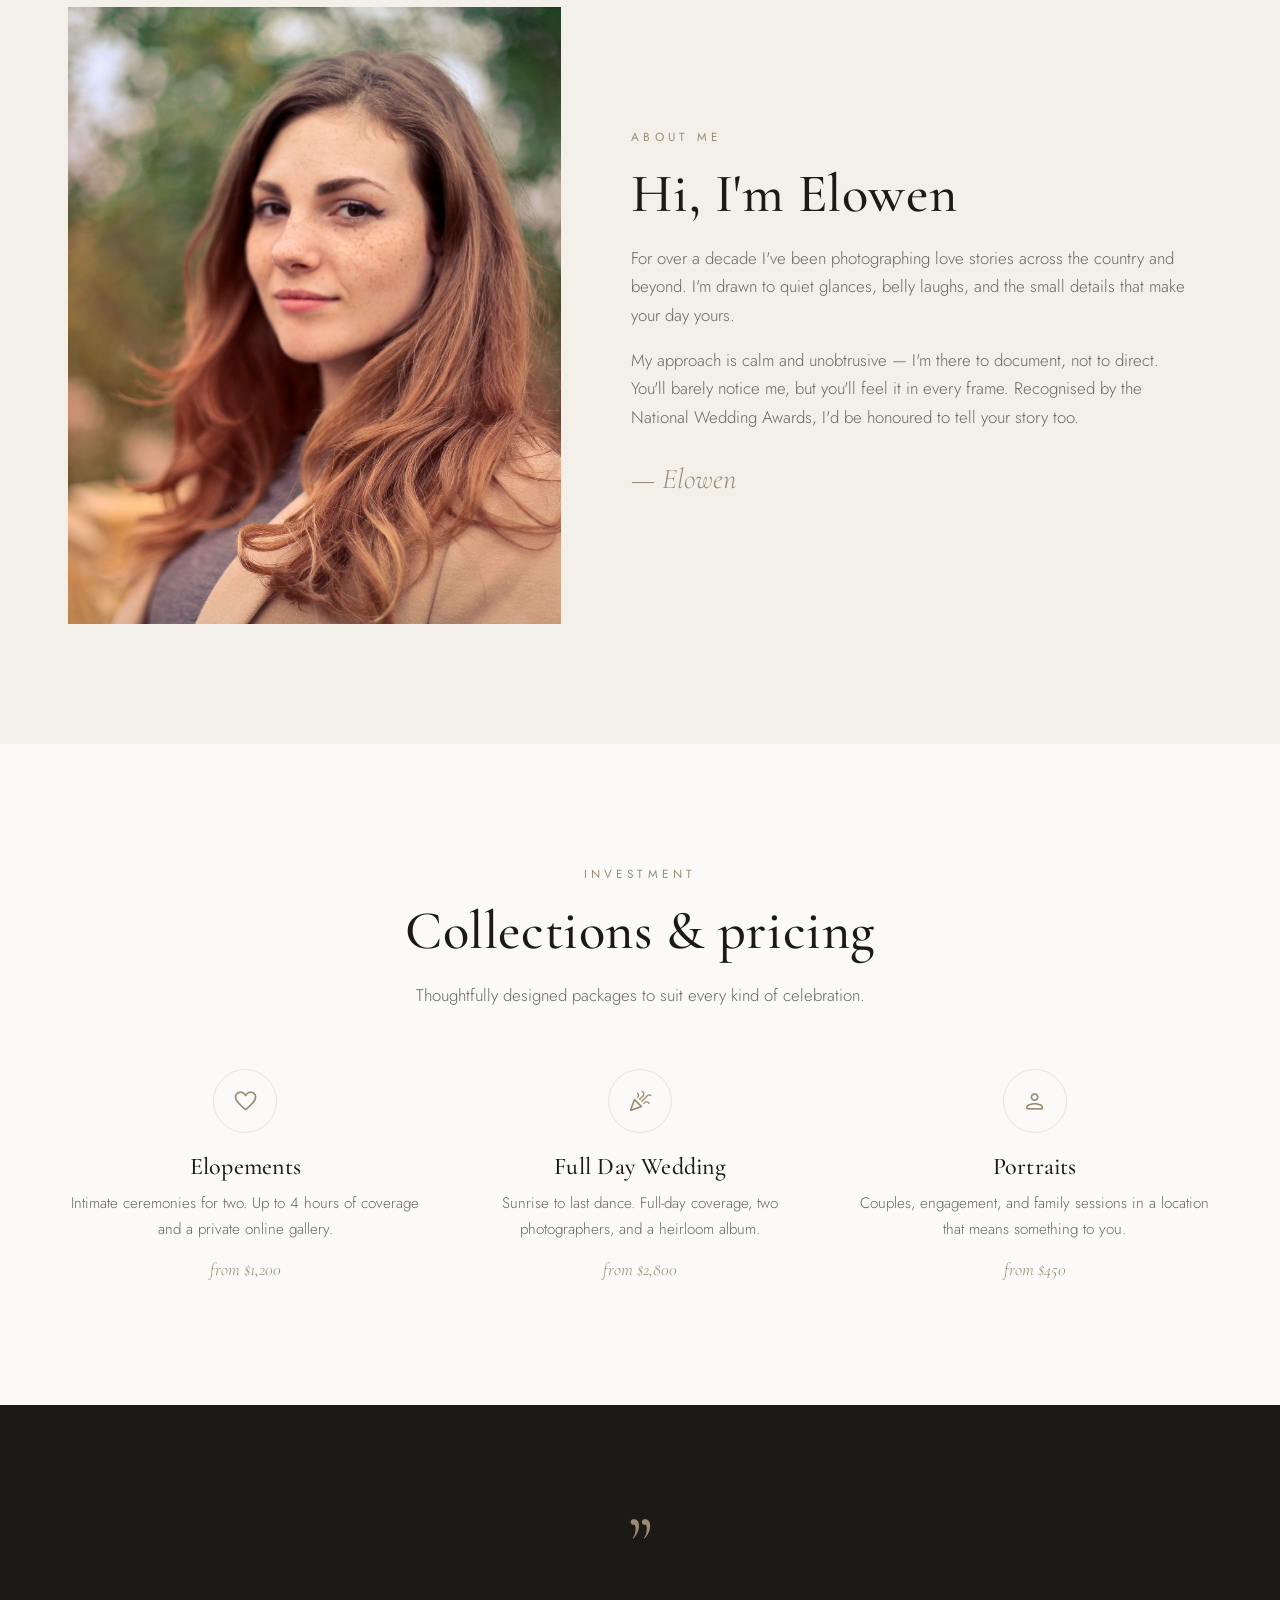
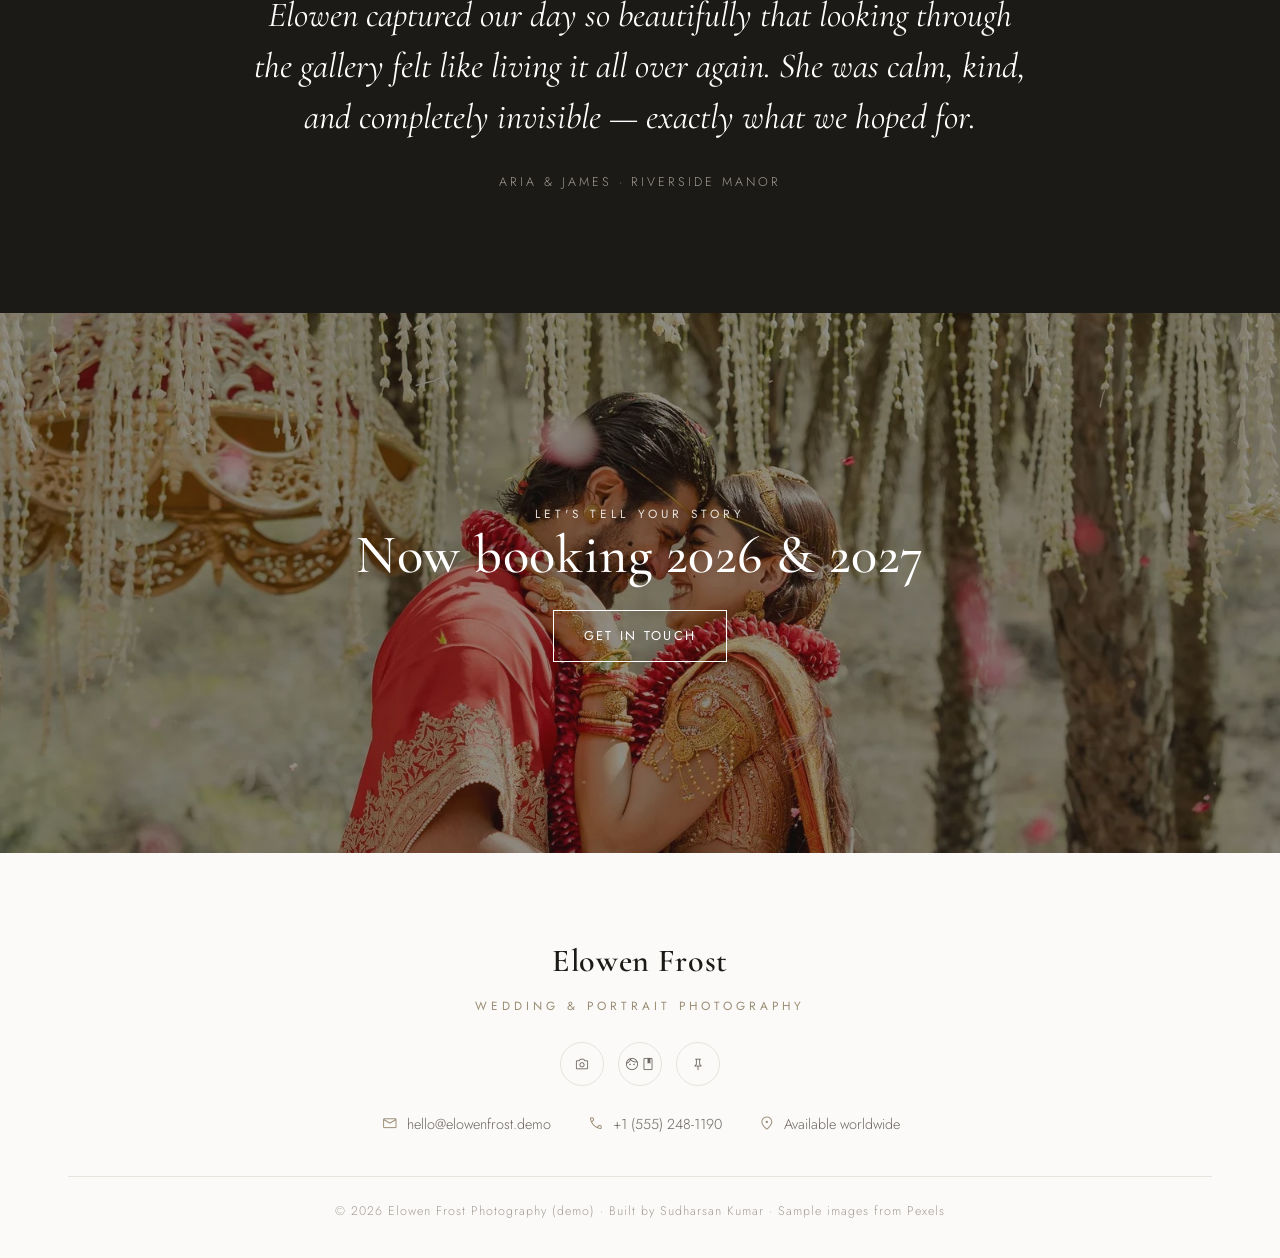
<file: demos/photography/index.html>
<!doctype html>
<html lang="en">
<head>
  <meta charset="utf-8" />
  <meta name="viewport" content="width=device-width, initial-scale=1" />
  <title>Elowen Frost — Wedding &amp; Portrait Photography</title>
  <meta name="description" content="Documentary-style wedding and portrait photography. Capturing the moments that last a lifetime. Demo site." />
  <link rel="preconnect" href="https://fonts.googleapis.com" />
  <link rel="preconnect" href="https://fonts.gstatic.com" crossorigin />
  <link href="https://fonts.googleapis.com/css2?family=Cormorant+Garamond:wght@400;500;600&family=Jost:wght@300;400;500;600&display=swap" rel="stylesheet" />
  <link href="https://fonts.googleapis.com/css2?family=Material+Symbols+Rounded:opsz,wght,FILL,GRAD@20..48,300,0,0&display=swap" rel="stylesheet" />
  <style>
    :root{
      --bg:#fbfaf8; --ink:#1c1a17; --soft:#6b6660; --faint:#a39d95;
      --line:#e7e3dd; --cream:#f3f0ea; --accent:#9a8c74;
      --maxw:1200px;
    }
    *{box-sizing:border-box;margin:0;padding:0}
    html{scroll-behavior:smooth}
    body{background:var(--bg);color:var(--ink);font-family:'Jost',system-ui,sans-serif;font-weight:300;line-height:1.7;-webkit-font-smoothing:antialiased}
    h1,h2,h3,.serif{font-family:'Cormorant Garamond',Georgia,serif;font-weight:500;line-height:1.15;letter-spacing:.01em}
    a{color:inherit;text-decoration:none}
    img{max-width:100%;display:block}
    .msi{font-family:'Material Symbols Rounded';line-height:1;vertical-align:middle;display:inline-block;font-weight:300}
    .wrap{max-width:var(--maxw);margin:0 auto;padding:0 28px}
    .photo{position:relative;overflow:hidden;background:var(--cream)}
    .photo img{width:100%;height:100%;object-fit:cover;transition:transform 1.1s cubic-bezier(.2,.7,.2,1)}
    .photo:hover img{transform:scale(1.05)}

    .eyebrow{font-family:'Jost';font-weight:400;font-size:.74rem;letter-spacing:.34em;text-transform:uppercase;color:var(--accent)}

    /* demo banner — normal flow at very top; scrolls away with the page */
    .demo-banner{position:relative;z-index:60;background:var(--ink);color:#e9e4db;font-size:.78rem;letter-spacing:.04em;text-align:center;padding:7px 14px}
    .demo-banner a{text-decoration:underline}

    /* nav — sticky so it sits under the banner, then pins to top on scroll
       (same pattern as the school demo, so the banner is never overlapped) */
    header{position:sticky;top:0;left:0;right:0;z-index:50;transition:.35s}
    header.scrolled{background:rgba(251,250,248,.94);backdrop-filter:blur(10px);border-bottom:1px solid var(--line)}
    .topwrap{position:relative}
    .nav{display:flex;align-items:center;justify-content:space-between;height:80px}
    .brand{font-family:'Cormorant Garamond';font-size:1.5rem;font-weight:600;letter-spacing:.02em;color:#fff;transition:.35s}
    .brand small{display:block;font-family:'Jost';font-weight:300;font-size:.58rem;letter-spacing:.36em;text-transform:uppercase;text-align:center;margin-top:-2px}
    header.scrolled .brand{color:var(--ink)}
    .nav-links{display:flex;gap:34px;align-items:center}
    .nav-links a{font-size:.82rem;letter-spacing:.16em;text-transform:uppercase;color:rgba(255,255,255,.92);font-weight:400;transition:.25s}
    header.scrolled .nav-links a{color:var(--soft)}
    .nav-links a:hover{color:var(--accent)!important}
    .menu-btn{display:none;background:none;border:0;color:#fff;cursor:pointer}
    header.scrolled .menu-btn{color:var(--ink)}

    /* hero */
    .hero{position:relative;height:100vh;min-height:600px;overflow:hidden;color:#fff;margin-top:-80px}
    .hero .slide{position:absolute;inset:0;opacity:0;transition:opacity 1.6s ease}
    .hero .slide.active{opacity:1}
    .hero .slide img{width:100%;height:100%;object-fit:cover;animation:slowzoom 8s ease forwards}
    @keyframes slowzoom{from{transform:scale(1.0)}to{transform:scale(1.08)}}
    .hero .scrim{position:absolute;inset:0;background:linear-gradient(180deg,rgba(20,18,15,.32),rgba(20,18,15,.12) 35%,rgba(20,18,15,.5))}
    .hero-in{position:absolute;inset:0;z-index:3;display:flex;flex-direction:column;align-items:center;justify-content:center;text-align:center;padding:0 24px}
    .hero-in .eyebrow{color:rgba(255,255,255,.85);margin-bottom:22px}
    .hero-in h1{font-size:clamp(2.6rem,7vw,5.6rem);font-weight:500;color:#fff;max-width:14ch;margin-bottom:24px}
    .hero-in p{font-size:1.05rem;letter-spacing:.02em;color:rgba(255,255,255,.9);max-width:440px;margin-bottom:34px}
    .scroll-cue{position:absolute;bottom:30px;left:50%;transform:translateX(-50%);z-index:3;color:rgba(255,255,255,.8);font-size:.7rem;letter-spacing:.3em;text-transform:uppercase;display:flex;flex-direction:column;align-items:center;gap:8px}
    .scroll-cue .msi{font-size:1.5rem;animation:bob 1.8s ease-in-out infinite}
    @keyframes bob{0%,100%{transform:translateY(0)}50%{transform:translateY(7px)}}

    .btn{display:inline-flex;align-items:center;gap:9px;font-family:'Jost';font-size:.8rem;font-weight:400;letter-spacing:.18em;text-transform:uppercase;padding:14px 30px;border:1px solid currentColor;cursor:pointer;transition:.28s}
    .btn-light{color:#fff}
    .btn-light:hover{background:#fff;color:var(--ink)}
    .btn-dark{color:var(--ink)}
    .btn-dark:hover{background:var(--ink);color:#fff}
    .btn-solid{background:var(--ink);color:#fff;border-color:var(--ink)}
    .btn-solid:hover{background:transparent;color:var(--ink)}

    section{position:relative}
    .pad{padding:120px 0}
    .center{text-align:center}
    .sec-title{font-size:clamp(2rem,4.5vw,3.4rem);font-weight:500;margin:16px 0 18px}
    .lead{color:var(--soft);font-size:1.05rem;max-width:560px;font-weight:300}
    .center .lead{margin:0 auto}

    /* intro */
    .intro{text-align:center;max-width:720px;margin:0 auto}
    .intro .big{font-family:'Cormorant Garamond';font-size:clamp(1.6rem,3.4vw,2.5rem);font-weight:400;line-height:1.4;color:var(--ink)}
    .intro .big em{font-style:italic;color:var(--accent)}
    .divider{width:60px;height:1px;background:var(--accent);margin:30px auto}

    /* portfolio grid */
    .pf-grid{display:grid;grid-template-columns:repeat(3,1fr);gap:18px}
    .pf-item{position:relative;cursor:pointer}
    .pf-item.t{grid-row:span 2}
    .pf-item .photo{height:100%;aspect-ratio:auto}
    .pf-item:not(.t) .photo{aspect-ratio:4/3}
    .pf-item.t .photo{aspect-ratio:4/5}
    .pf-cap{position:absolute;left:0;right:0;bottom:0;padding:24px;background:linear-gradient(transparent,rgba(20,18,15,.7));color:#fff;opacity:0;transform:translateY(10px);transition:.35s}
    .pf-item:hover .pf-cap{opacity:1;transform:none}
    .pf-cap .n{font-family:'Cormorant Garamond';font-size:1.4rem}
    .pf-cap .m{font-size:.72rem;letter-spacing:.2em;text-transform:uppercase;color:rgba(255,255,255,.8)}

    /* about split */
    .about{background:var(--cream)}
    .split{display:grid;grid-template-columns:.85fr 1fr;gap:70px;align-items:center}
    .split .photo{aspect-ratio:4/5}
    .about-txt .sig{font-family:'Cormorant Garamond';font-style:italic;font-size:1.8rem;color:var(--accent);margin-top:24px}

    /* services */
    .svc-grid{display:grid;grid-template-columns:repeat(3,1fr);gap:40px;margin-top:60px}
    .svc{text-align:center}
    .svc .ic{width:64px;height:64px;border:1px solid var(--line);border-radius:50%;display:grid;place-items:center;margin:0 auto 20px;color:var(--accent)}
    .svc .ic .msi{font-size:1.7rem}
    .svc h3{font-size:1.5rem;margin-bottom:10px}
    .svc p{color:var(--soft);font-size:.95rem;font-weight:300}
    .svc .price{font-family:'Cormorant Garamond';font-size:1.1rem;color:var(--accent);margin-top:12px;font-style:italic}

    /* testimonial */
    .quote{background:var(--ink);color:#fff;text-align:center}
    .quote .mark{font-family:'Cormorant Garamond';font-size:5rem;line-height:.5;color:var(--accent);height:40px}
    .quote blockquote{font-family:'Cormorant Garamond';font-weight:400;font-size:clamp(1.5rem,3vw,2.2rem);line-height:1.45;max-width:780px;margin:24px auto 30px;font-style:italic}
    .quote .by{font-size:.78rem;letter-spacing:.24em;text-transform:uppercase;color:var(--faint)}

    /* full-width band */
    .band{height:60vh;min-height:380px;position:relative;overflow:hidden;display:grid;place-items:center;text-align:center;color:#fff}
    .band img{position:absolute;inset:0;width:100%;height:100%;object-fit:cover}
    .band .scrim{position:absolute;inset:0;background:rgba(20,18,15,.42)}
    .band .inner{position:relative;z-index:2;padding:0 24px}
    .band h2{font-size:clamp(2rem,5vw,3.4rem);color:#fff;margin-bottom:24px}

    /* footer */
    footer{background:var(--bg);padding:90px 0 36px;text-align:center}
    footer .brand{color:var(--ink)!important;font-size:2rem;margin-bottom:16px}
    footer .socials{display:flex;gap:14px;justify-content:center;margin:26px 0}
    footer .socials a{width:44px;height:44px;border:1px solid var(--line);border-radius:50%;display:grid;place-items:center;color:var(--soft);transition:.25s}
    footer .socials a:hover{background:var(--ink);color:#fff;border-color:var(--ink)}
    .foot-contact{display:flex;gap:36px;justify-content:center;flex-wrap:wrap;color:var(--soft);font-size:.9rem;margin:20px 0}
    .foot-contact a{display:inline-flex;align-items:center;gap:8px}
    .foot-contact .msi{color:var(--accent);font-size:1.1rem}
    .foot-bottom{margin-top:40px;padding-top:24px;border-top:1px solid var(--line);color:var(--faint);font-size:.78rem;letter-spacing:.08em}

    /* reveal */
    .reveal{opacity:0;transform:translateY(30px);transition:opacity .9s ease,transform .9s ease}
    .reveal.in{opacity:1;transform:none}
    @media(prefers-reduced-motion:reduce){.reveal{opacity:1!important;transform:none!important}}

    @media(max-width:900px){
      .pf-grid,.svc-grid{grid-template-columns:repeat(2,1fr)}
      .split{grid-template-columns:1fr;gap:36px}
      .pf-item.t{grid-row:span 1}
      .pf-item.t .photo{aspect-ratio:4/3}
      .pad{padding:84px 0}
    }
    @media(max-width:600px){
      .nav-links{display:none}.menu-btn{display:block}
      .nav-links.open{display:flex;flex-direction:column;position:absolute;top:80px;left:0;right:0;background:var(--bg);padding:24px;gap:20px;border-bottom:1px solid var(--line)}
      .nav-links.open a{color:var(--ink)!important}
      .pf-grid,.svc-grid{grid-template-columns:1fr}
      .foot-contact{flex-direction:column;gap:12px}
    }
  </style>
</head>
<body>

  <div class="demo-banner">
    This is a demo / POC built by Sudharsan Kumar — sample images from Pexels. &nbsp;
    <a href="../../index.html">← Back to portfolio</a>
  </div>

  <!-- header -->
  <header id="header">
    <div class="topwrap"><div class="wrap nav">
      <a href="#" class="brand">Elowen Frost<small>Photography</small></a>
      <nav class="nav-links" id="navLinks">
        <a href="#portfolio">Portfolio</a>
        <a href="#about">About</a>
        <a href="#services">Investment</a>
        <a href="#contact">Contact</a>
      </nav>
      <button class="menu-btn" id="menuBtn"><span class="msi">menu</span></button>
    </div></div>
  </header>

  <!-- hero -->
  <section class="hero">
    <div class="slide active"><img src="img/u4.jpg" alt="Wedding couple under mandap" /></div>
    <div class="slide"><img src="img/u5.jpg" alt="Couple walking through petals" /></div>
    <div class="slide"><img src="img/u10.jpg" alt="Wedding couple" /></div>
    <div class="slide"><img src="img/kiara-sidharth-wedding.webp" alt="Wedding ceremony" /></div>
    <div class="scrim"></div>
    <div class="hero-in">
      <div class="eyebrow">Wedding &amp; Portrait Photography</div>
      <h1>Capturing the moments that last a lifetime</h1>
      <p>Documentary-style photography for couples who want their day remembered exactly as it felt.</p>
      <a class="btn btn-light" href="#portfolio">View the portfolio</a>
    </div>
    <a class="scroll-cue" href="#intro">Scroll<span class="msi">expand_more</span></a>
  </section>

  <!-- intro -->
  <section class="pad" id="intro">
    <div class="wrap">
      <div class="intro reveal">
        <div class="eyebrow">Hello &amp; welcome</div>
        <p class="big" style="margin-top:18px">I believe the best photographs are the ones you didn't know were taken — <em>honest, unscripted, and full of feeling.</em> My work is about the in-between moments that tell the real story of your day.</p>
        <div class="divider"></div>
        <a class="btn btn-dark" href="#about">My story</a>
      </div>
    </div>
  </section>

  <!-- portfolio -->
  <section class="pad" id="portfolio" style="padding-top:0">
    <div class="wrap center reveal">
      <div class="eyebrow">Recent work</div>
      <h2 class="sec-title">Selected weddings &amp; portraits</h2>
      <p class="lead">A glimpse into recent celebrations — each one as unique as the people in it.</p>
    </div>
    <div class="wrap" style="margin-top:54px">
      <div class="pf-grid">
        <div class="pf-item t reveal"><div class="photo"><img src="img/w5.jpg" alt="Couple in garden" /></div><div class="pf-cap"><div class="n">Aria &amp; James</div><div class="m">Riverside Manor · June</div></div></div>
        <div class="pf-item reveal"><div class="photo"><img src="img/u1.jpg" alt="Traditional wedding couple" /></div><div class="pf-cap"><div class="n">Meera &amp; Arjun</div><div class="m">Heritage Mandap · March</div></div></div>
        <div class="pf-item reveal"><div class="photo"><img src="img/w3.jpg" alt="Beach ceremony" /></div><div class="pf-cap"><div class="n">Sophie &amp; Daniel</div><div class="m">Azure Beach · August</div></div></div>
        <div class="pf-item reveal"><div class="photo"><img src="img/p2.jpg" alt="Ceremony" /></div><div class="pf-cap"><div class="n">Maya &amp; Leo</div><div class="m">The Old Barn · May</div></div></div>
        <div class="pf-item t reveal"><div class="photo"><img src="img/w1.jpg" alt="Bride and groom" /></div><div class="pf-cap"><div class="n">Grace &amp; Oliver</div><div class="m">Autumn Meadows · October</div></div></div>
        <div class="pf-item reveal"><div class="photo"><img src="img/u4.jpg" alt="Couple under mandap" /></div><div class="pf-cap"><div class="n">Priya &amp; Rohan</div><div class="m">Royal Gardens · February</div></div></div>
        <div class="pf-item reveal"><div class="photo"><img src="img/w2.jpg" alt="Couple holding hands" /></div><div class="pf-cap"><div class="n">Hannah &amp; Tom</div><div class="m">Vineyard Estate · July</div></div></div>
        <div class="pf-item reveal"><div class="photo"><img src="img/p5.jpg" alt="Wedding bouquet" /></div><div class="pf-cap"><div class="n">The Details</div><div class="m">Studio session</div></div></div>
      </div>
    </div>
  </section>

  <!-- about -->
  <section class="pad about" id="about">
    <div class="wrap split">
      <div class="photo reveal"><img src="img/portrait.jpg" alt="Elowen Frost, photographer" /></div>
      <div class="about-txt reveal">
        <div class="eyebrow">About me</div>
        <h2 class="sec-title">Hi, I'm Elowen</h2>
        <p class="lead" style="margin-bottom:16px">For over a decade I've been photographing love stories across the country and beyond. I'm drawn to quiet glances, belly laughs, and the small details that make your day yours.</p>
        <p class="lead">My approach is calm and unobtrusive — I'm there to document, not to direct. You'll barely notice me, but you'll feel it in every frame. Recognised by the National Wedding Awards, I'd be honoured to tell your story too.</p>
        <div class="sig">— Elowen</div>
      </div>
    </div>
  </section>

  <!-- services / investment -->
  <section class="pad" id="services">
    <div class="wrap center reveal">
      <div class="eyebrow">Investment</div>
      <h2 class="sec-title">Collections &amp; pricing</h2>
      <p class="lead">Thoughtfully designed packages to suit every kind of celebration.</p>
    </div>
    <div class="wrap">
      <div class="svc-grid">
        <div class="svc reveal"><div class="ic"><span class="msi">favorite</span></div><h3>Elopements</h3><p>Intimate ceremonies for two. Up to 4 hours of coverage and a private online gallery.</p><div class="price">from $1,200</div></div>
        <div class="svc reveal"><div class="ic"><span class="msi">celebration</span></div><h3>Full Day Wedding</h3><p>Sunrise to last dance. Full-day coverage, two photographers, and a heirloom album.</p><div class="price">from $2,800</div></div>
        <div class="svc reveal"><div class="ic"><span class="msi">person</span></div><h3>Portraits</h3><p>Couples, engagement, and family sessions in a location that means something to you.</p><div class="price">from $450</div></div>
      </div>
    </div>
  </section>

  <!-- testimonial -->
  <section class="pad quote">
    <div class="wrap reveal">
      <div class="mark">&rdquo;</div>
      <blockquote>Elowen captured our day so beautifully that looking through the gallery felt like living it all over again. She was calm, kind, and completely invisible — exactly what we hoped for.</blockquote>
      <div class="by">Aria &amp; James · Riverside Manor</div>
    </div>
  </section>

  <!-- band cta -->
  <section class="band" id="contact">
    <img src="img/u4.jpg" alt="Wedding celebration" />
    <div class="scrim"></div>
    <div class="inner reveal">
      <div class="eyebrow" style="color:rgba(255,255,255,.85)">Let's tell your story</div>
      <h2>Now booking 2026 &amp; 2027</h2>
      <a class="btn btn-light" href="#footer">Get in touch</a>
    </div>
  </section>

  <!-- footer -->
  <footer id="footer">
    <div class="wrap">
      <div class="brand serif" style="font-weight:600">Elowen Frost</div>
      <div class="eyebrow">Wedding &amp; Portrait Photography</div>
      <div class="socials">
        <a href="#" aria-label="Instagram"><span class="msi">photo_camera</span></a>
        <a href="#" aria-label="Facebook"><span class="msi">facebook</span></a>
        <a href="#" aria-label="Pinterest"><span class="msi">push_pin</span></a>
      </div>
      <div class="foot-contact">
        <a href="#"><span class="msi">mail</span> hello@elowenfrost.demo</a>
        <a href="#"><span class="msi">call</span> +1 (555) 248-1190</a>
        <a href="#"><span class="msi">location_on</span> Available worldwide</a>
      </div>
      <div class="foot-bottom">© <span id="yr"></span> Elowen Frost Photography (demo) · Built by Sudharsan Kumar · Sample images from Pexels</div>
    </div>
  </footer>

  <script>
    document.getElementById('yr').textContent = new Date().getFullYear();
    // mobile menu
    const mb=document.getElementById('menuBtn'), nl=document.getElementById('navLinks');
    mb.addEventListener('click',()=>nl.classList.toggle('open'));
    nl.querySelectorAll('a').forEach(a=>a.addEventListener('click',()=>nl.classList.remove('open')));
    // header on scroll
    const hd=document.getElementById('header');
    addEventListener('scroll',()=>hd.classList.toggle('scrolled',scrollY>60));
    // hero slideshow
    (function(){
      const s=Array.from(document.querySelectorAll('.hero .slide')); let i=0;
      setInterval(()=>{s[i].classList.remove('active'); i=(i+1)%s.length; s[i].classList.add('active');},5000);
    })();
    // reveal on scroll
    const io=new IntersectionObserver((es)=>es.forEach(e=>{if(e.isIntersecting){e.target.classList.add('in');io.unobserve(e.target);}}),{threshold:.14});
    document.querySelectorAll('.reveal').forEach((el,i)=>{el.style.transitionDelay=(i%3)*90+'ms';io.observe(el);});
  </script>
</body>
</html>
</file>
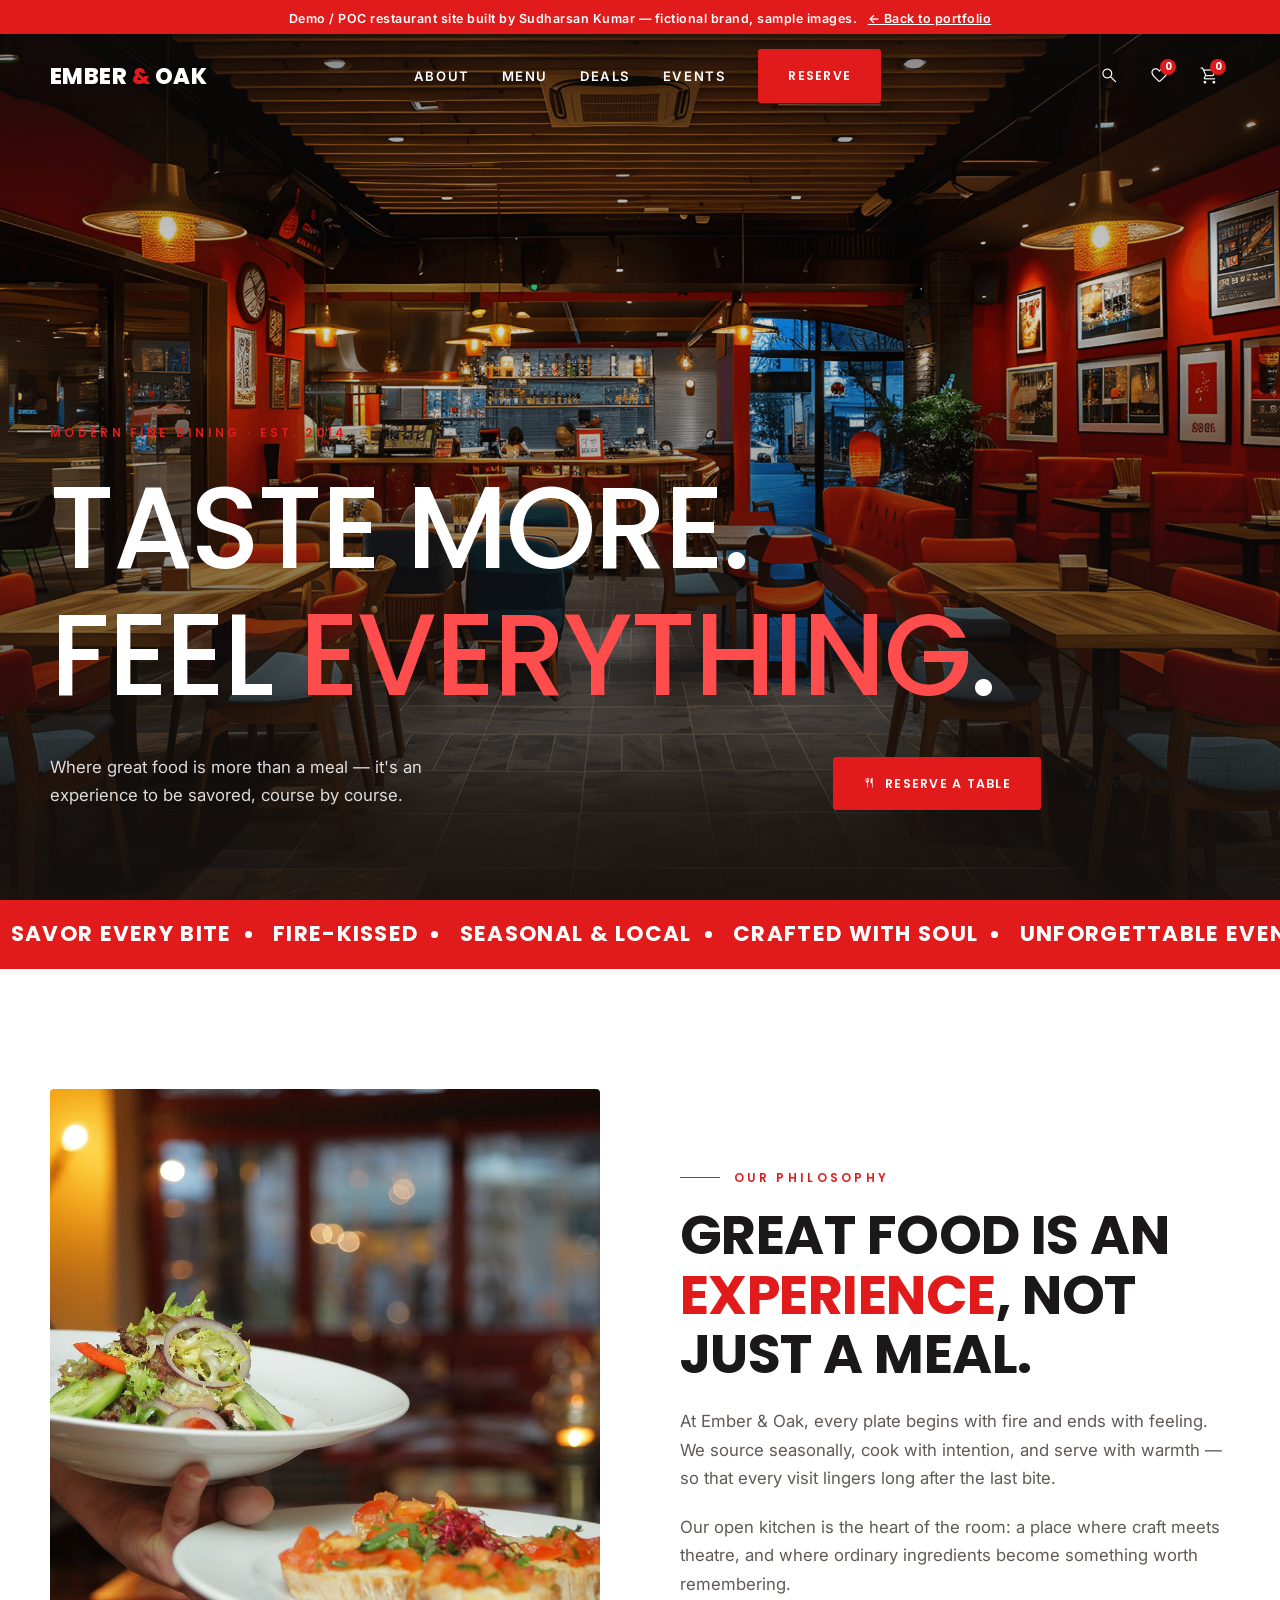
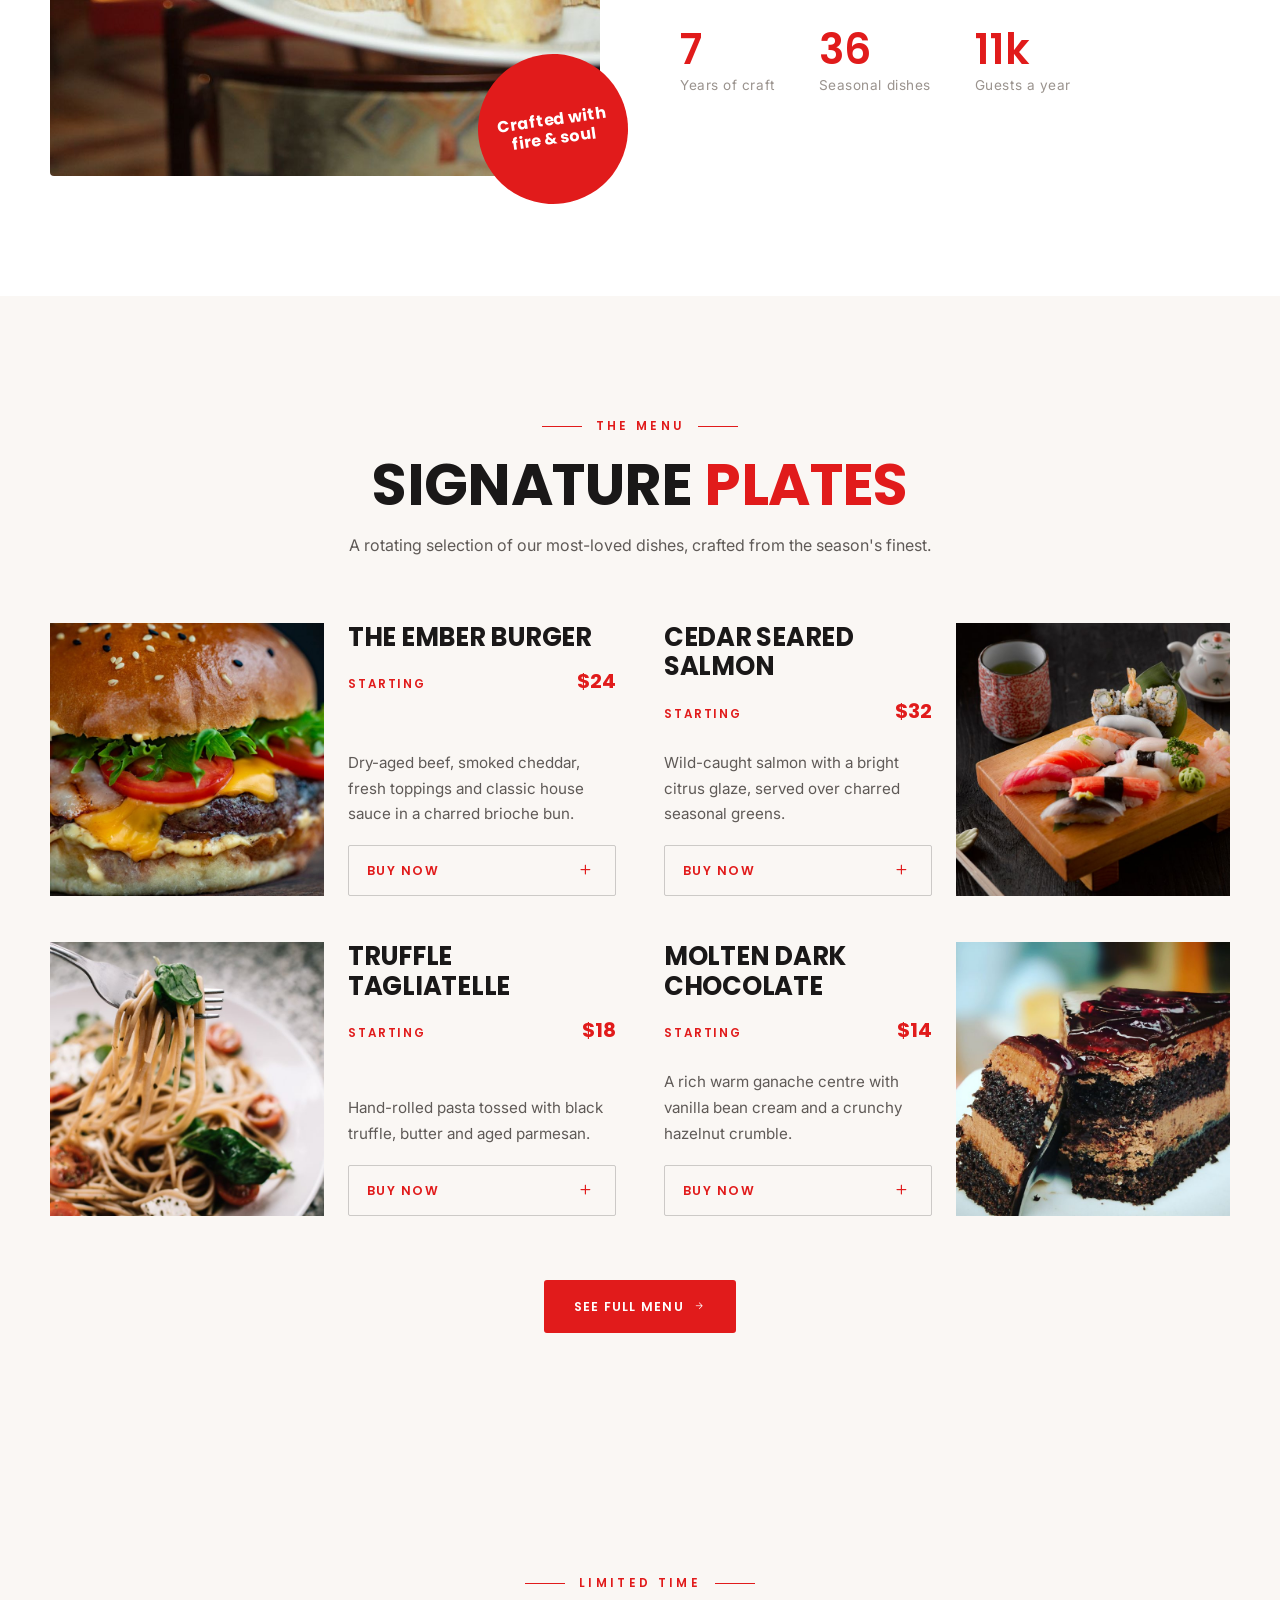
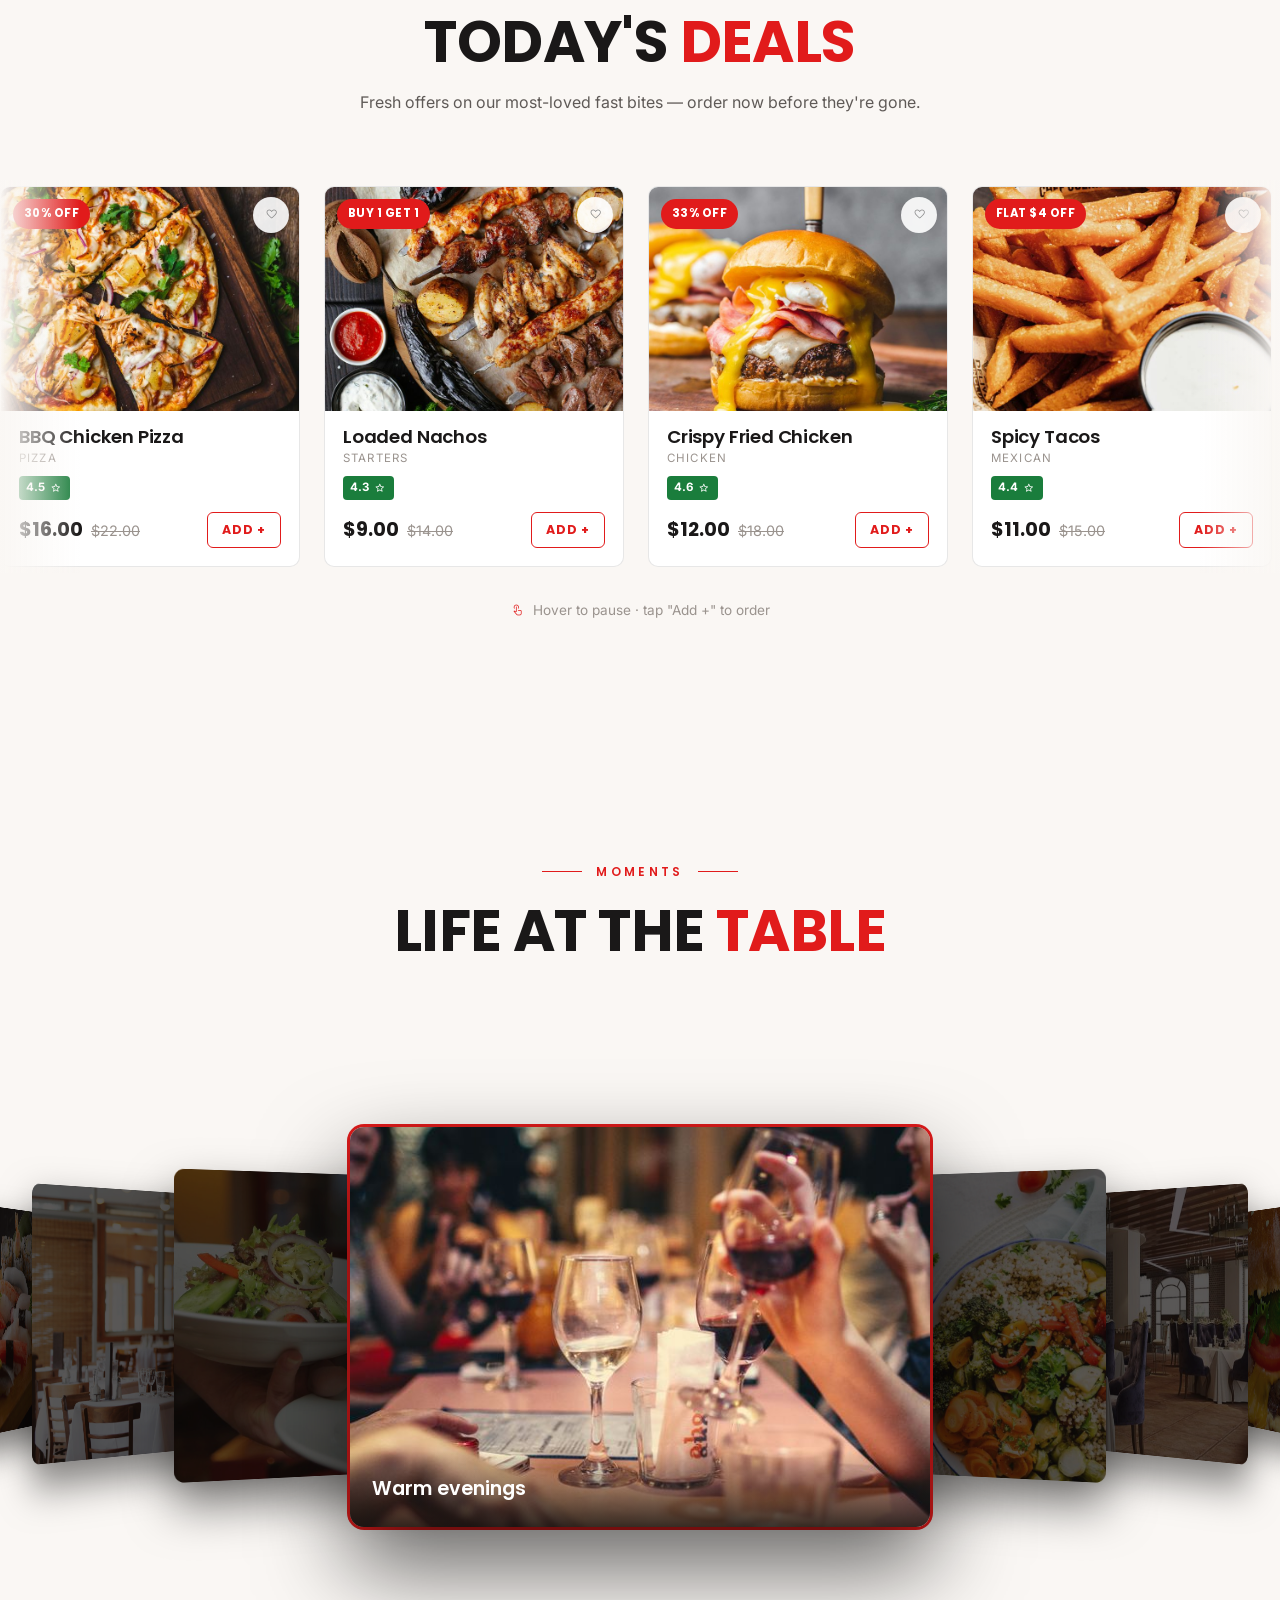
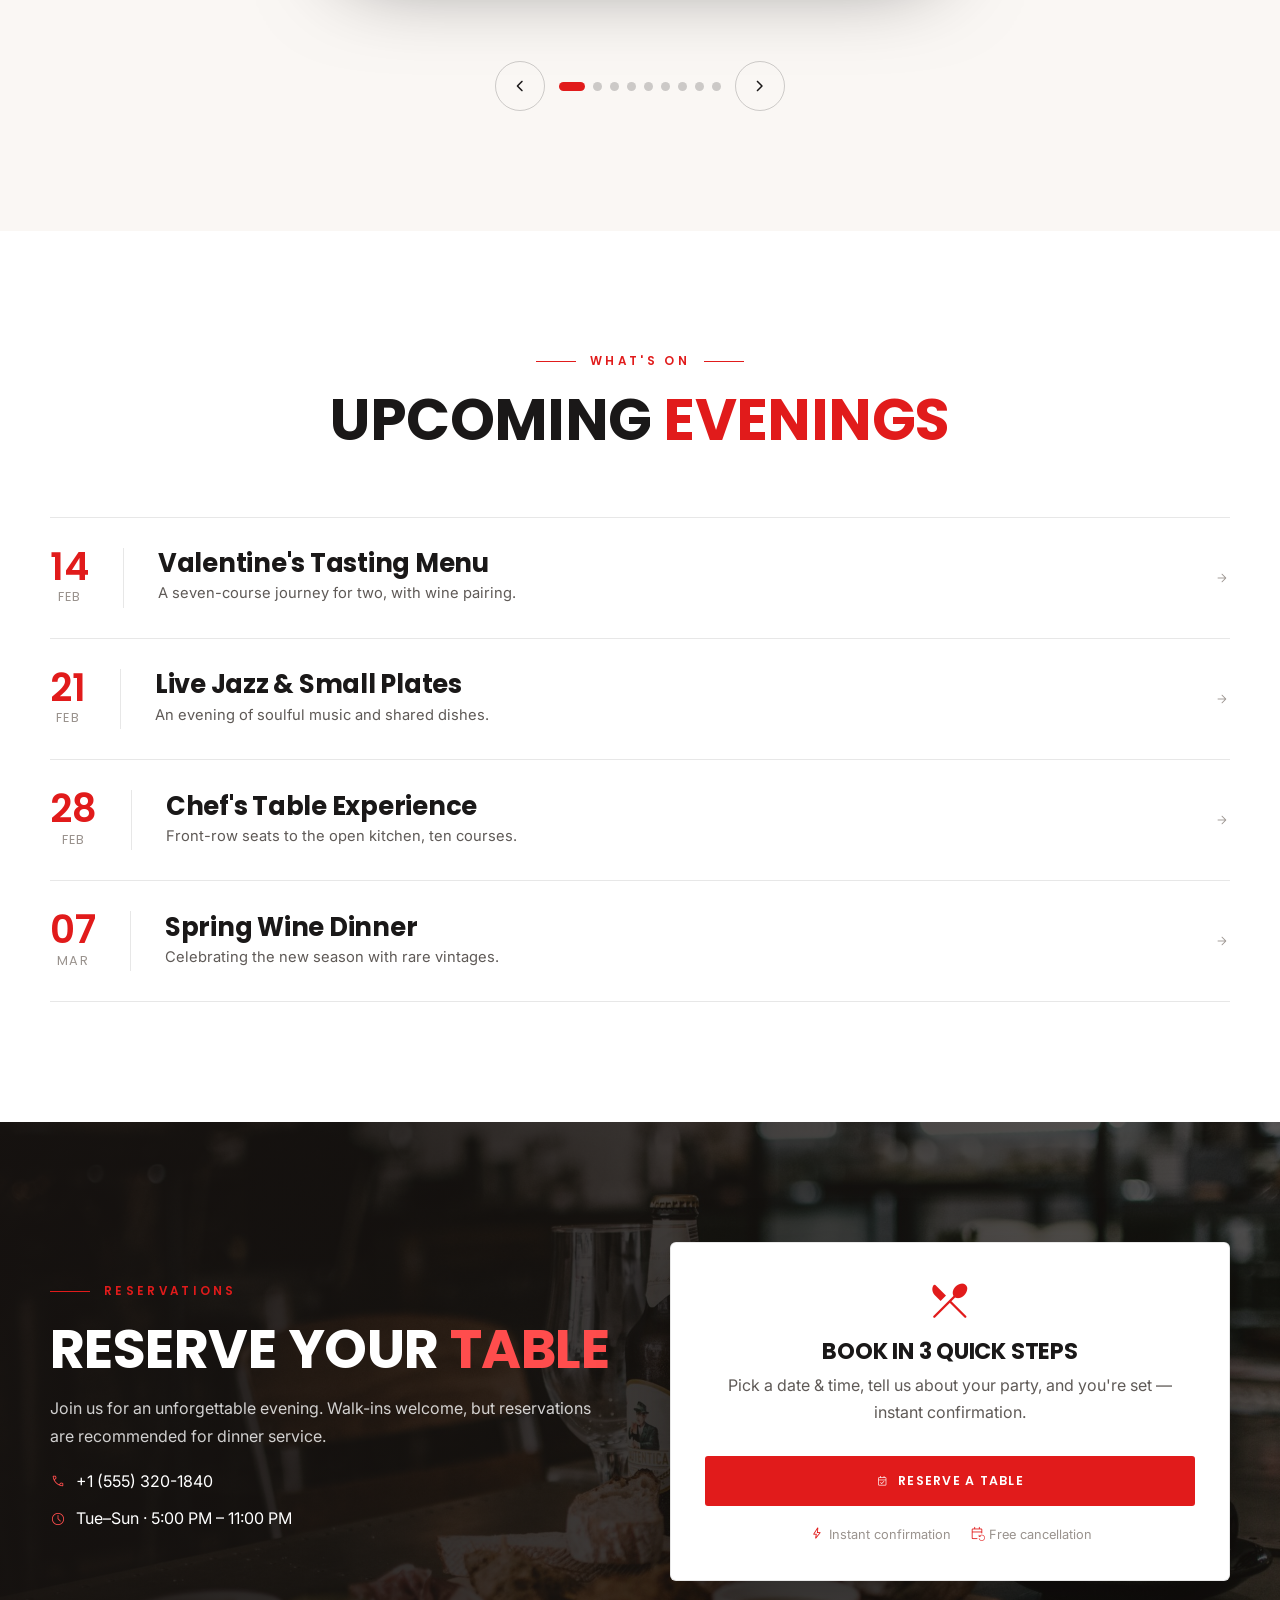
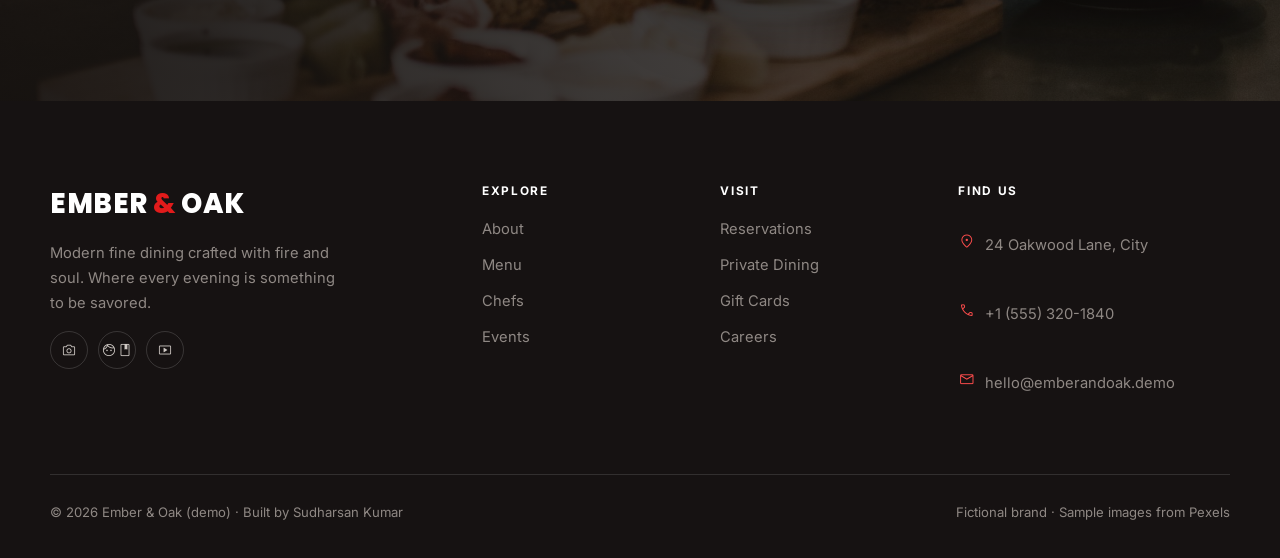
<file: demos/restaurant/index.html>
<!doctype html>
<html lang="en">
<head>
  <meta charset="utf-8" />
  <meta name="viewport" content="width=device-width, initial-scale=1" />
  <title>Ember &amp; Oak — Modern Fine Dining</title>
  <meta name="description" content="Ember & Oak — where great food is more than a meal, it's an experience. Modern fine dining, seasonal menus, unforgettable evenings." />
  <link rel="preconnect" href="https://fonts.googleapis.com" />
  <link rel="preconnect" href="https://fonts.gstatic.com" crossorigin />
  <link href="https://fonts.googleapis.com/css2?family=Poppins:wght@400;500;600;700;800&family=Inter:wght@300;400;500;600&display=swap" rel="stylesheet" />
  <link href="https://fonts.googleapis.com/css2?family=Material+Symbols+Rounded:opsz,wght,FILL,GRAD@20..48,300,0,0&display=swap" rel="stylesheet" />
  <link rel="stylesheet" href="style.css" />
</head>
<body>

  <div class="demo-banner">
    Demo / POC restaurant site built by Sudharsan Kumar — fictional brand, sample images. &nbsp;
    <a href="../../index.html">← Back to portfolio</a>
  </div>

  <!-- nav -->
  <header id="header">
    <div class="wrap nav">
      <a href="#home" class="brand">Ember <span class="amp">&amp;</span> Oak</a>
      <nav class="nav-links" id="navLinks">
        <a class="link" href="#about">About</a>
        <a class="link" href="menu.html">Menu</a>
        <a class="link" href="#deals">Deals</a>
        <a class="link" href="#events">Events</a>
        <a class="btn btn-ember" href="#book">Reserve</a>
      </nav>
      <div class="nav-actions">
        <button class="nav-ic" id="searchBtn" aria-label="Search"><span class="msi">search</span></button>
        <button class="nav-ic" id="favBtn" aria-label="Favourites"><span class="msi">favorite</span><span class="ic-badge" id="favBadge" hidden>0</span></button>
        <button class="nav-ic" id="cartBtn" aria-label="Cart"><span class="msi">shopping_cart</span><span class="ic-badge" id="cartBadge" hidden>0</span></button>
        <button class="menu-btn" id="menuBtn" aria-label="Menu"><span class="msi">menu</span></button>
      </div>
    </div>
  </header>

  <!-- search overlay -->
  <div class="search-panel" id="searchPanel">
    <div class="wrap search-inner">
      <div class="search-box">
        <span class="msi">search</span>
        <input type="text" id="searchInput" placeholder="Search for dishes — pizza, burger, momo…" autocomplete="off">
        <button class="nav-ic" id="searchClose"><span class="msi">close</span></button>
      </div>
      <div class="search-results" id="searchResults"></div>
    </div>
  </div>

  <!-- overlay backdrop for drawers/modals -->
  <div class="backdrop" id="backdrop"></div>

  <!-- cart drawer -->
  <aside class="drawer" id="cartDrawer" aria-label="Your cart">
    <div class="drawer-head">
      <h3>Your Order</h3>
      <button class="drawer-close" data-close><span class="msi">close</span></button>
    </div>
    <div class="drawer-body" id="cartBody"></div>
    <div class="drawer-foot" id="cartFoot">
      <div class="sumrow"><span>Subtotal</span><strong id="cartSub">$0</strong></div>
      <div class="sumrow small"><span>Delivery</span><span id="cartDel">$2.99</span></div>
      <div class="sumrow small"><span>Taxes (5%)</span><span id="cartTax">$0</span></div>
      <div class="sumrow total"><span>Total</span><strong id="cartTotal">$0</strong></div>
      <button class="btn btn-ember" id="checkoutBtn" style="width:100%;justify-content:center"><span class="msi">lock</span> Checkout</button>
    </div>
  </aside>

  <!-- favourites drawer -->
  <aside class="drawer" id="favDrawer" aria-label="Your favourites">
    <div class="drawer-head">
      <h3>Favourites</h3>
      <button class="drawer-close" data-close><span class="msi">close</span></button>
    </div>
    <div class="drawer-body" id="favBody"></div>
  </aside>

  <!-- checkout modal -->
  <div class="modal" id="checkoutModal">
    <div class="modal-box">
      <button class="modal-close" data-close><span class="msi">close</span></button>
      <div class="checkout-steps" id="checkoutSteps">
        <span class="cstep on">1 · Details</span><span class="cstep">2 · Payment</span><span class="cstep">3 · Done</span>
      </div>
      <!-- step 1 -->
      <div class="cpane on" data-pane="1">
        <h3>Delivery details</h3>
        <div class="frow"><div><label>Full name</label><input id="coName" type="text" placeholder="Your name"></div><div><label>Phone</label><input id="coPhone" type="tel" placeholder="Phone"></div></div>
        <label>Delivery address</label><input id="coAddr" type="text" placeholder="Street, area, city">
        <div class="order-summary" id="coSummary"></div>
        <button class="btn btn-ember" id="coNext1" style="width:100%;justify-content:center;margin-top:18px">Continue to payment</button>
      </div>
      <!-- step 2 -->
      <div class="cpane" data-pane="2">
        <h3>Payment</h3>
        <div class="pay-opts">
          <label class="pay-opt"><input type="radio" name="pay" checked> <span class="msi">credit_card</span> Card on file ····4242</label>
          <label class="pay-opt"><input type="radio" name="pay"> <span class="msi">account_balance_wallet</span> UPI / Wallet</label>
          <label class="pay-opt"><input type="radio" name="pay"> <span class="msi">payments</span> Cash on delivery</label>
        </div>
        <div class="sumrow total" style="margin-top:18px"><span>Amount payable</span><strong id="coPay">$0</strong></div>
        <button class="btn btn-ember" id="coPlace" style="width:100%;justify-content:center;margin-top:16px"><span class="msi">check</span> Place order</button>
        <button class="linkbtn" id="coBack">← Back</button>
      </div>
      <!-- step 3 -->
      <div class="cpane" data-pane="3" style="text-align:center">
        <div class="success-ic"><span class="msi">check_circle</span></div>
        <h3>Order placed!</h3>
        <p class="muted">Your food is being prepared. Estimated delivery in <strong>32 min</strong>.</p>
        <p class="order-id">Order #<span id="coOrderId"></span></p>
        <button class="btn btn-ember" data-close style="justify-content:center;margin-top:10px">Done</button>
      </div>
    </div>
  </div>

  <!-- reservation modal (multi-step) -->
  <div class="modal" id="resModal">
    <div class="modal-box">
      <button class="modal-close" data-close><span class="msi">close</span></button>
      <div class="checkout-steps" id="resSteps">
        <span class="cstep on">1 · When</span><span class="cstep">2 · Details</span><span class="cstep">3 · Confirmed</span>
      </div>
      <!-- step 1: date/time/guests -->
      <div class="cpane on" data-pane="1">
        <h3>Choose your table</h3>
        <label>Date</label><input id="rDate" type="date">
        <label>Party size</label>
        <div class="chip-row" id="rGuests"></div>
        <label>Time slot</label>
        <div class="chip-row" id="rSlots"></div>
        <button class="btn btn-ember" id="rNext1" style="width:100%;justify-content:center;margin-top:18px">Continue</button>
      </div>
      <!-- step 2: guest details -->
      <div class="cpane" data-pane="2">
        <h3>Your details</h3>
        <div class="res-recap" id="rRecap"></div>
        <div class="frow"><div><label>Name</label><input id="rName" type="text" placeholder="Your name"></div><div><label>Phone</label><input id="rPhone" type="tel" placeholder="Phone"></div></div>
        <label>Occasion</label>
        <select id="rOcc"><option>Dinner</option><option>Birthday</option><option>Anniversary</option><option>Business</option></select>
        <label>Special requests (optional)</label><input id="rNote" type="text" placeholder="Window seat, high chair…">
        <button class="btn btn-ember" id="rConfirm" style="width:100%;justify-content:center;margin-top:18px"><span class="msi">event_available</span> Confirm reservation</button>
        <button class="linkbtn" id="rBack">← Back</button>
      </div>
      <!-- step 3: confirmed -->
      <div class="cpane" data-pane="3" style="text-align:center">
        <div class="success-ic"><span class="msi">restaurant</span></div>
        <h3>Table reserved!</h3>
        <p class="muted" id="rConfirmText"></p>
        <p class="order-id">Booking #<span id="rBookingId"></span></p>
        <p class="muted" style="font-size:.85rem">A confirmation has been sent to your phone.</p>
        <button class="btn btn-ember" data-close style="justify-content:center;margin-top:10px">Done</button>
      </div>
    </div>
  </div>

  <div class="toast" id="toast"></div>

  <!-- hero -->
  <section class="hero" id="home">
    <div class="bg"><img src="img/restaurant-with-red-blue-chairs-bar.png" alt="Restaurant interior" /></div>
    <div class="scrim"></div>
    <div class="hero-in"><div class="wrap">
      <span class="eyebrow">Modern fine dining · Est. 2014</span>
      <h1>
        <span class="l"><span>Taste more.</span></span>
        <span class="l"><span>Feel <em>everything</em>.</span></span>
      </h1>
      <div class="hero-row">
        <p>Where great food is more than a meal — it's an experience to be savored, course by course.</p>
        <div class="cta">
          <a class="btn btn-ember" href="#book"><span class="msi">restaurant</span> Reserve a table</a>
          <a class="btn btn-out" href="#menu">View the menu</a>
        </div>
      </div>
    </div></div>
  </section>

  <!-- marquee -->
  <div class="marquee">
    <div class="track" id="marqueeTrack"></div>
  </div>

  <!-- about -->
  <section class="pad" id="about">
    <div class="wrap about-grid">
      <div class="imgwrap reveal-l">
        <img src="img/about.jpg" alt="Plated dish" />
        <div class="badge">Crafted with fire &amp; soul</div>
      </div>
      <div class="about-txt reveal-r">
        <div class="sec-eyebrow"><span class="eyebrow">Our philosophy</span></div>
        <h2>Great food is an <em>experience</em>, not just a meal.</h2>
        <p>At Ember &amp; Oak, every plate begins with fire and ends with feeling. We source seasonally, cook with intention, and serve with warmth — so that every visit lingers long after the last bite.</p>
        <p>Our open kitchen is the heart of the room: a place where craft meets theatre, and where ordinary ingredients become something worth remembering.</p>
        <div class="stats">
          <div class="stat"><div class="n" data-count="10">0</div><div class="l">Years of craft</div></div>
          <div class="stat"><div class="n" data-count="48">0</div><div class="l">Seasonal dishes</div></div>
          <div class="stat"><div class="n" data-count="15" data-suffix="k">0</div><div class="l">Guests a year</div></div>
        </div>
      </div>
    </div>
  </section>

  <!-- menu -->
  <section class="pad menu" id="menu">
    <div class="wrap">
      <div class="sec-head reveal">
        <div class="sec-eyebrow"><span class="eyebrow">The menu</span></div>
        <h2>Signature <em>plates</em></h2>
        <p>A rotating selection of our most-loved dishes, crafted from the season's finest.</p>
      </div>
      <div class="dishes">
        <div class="dish reveal">
          <div class="ph"><img src="img/d1.jpg" alt="The Ember Burger"></div>
          <div class="body">
            <h3>The Ember Burger</h3>
            <div class="meta"><span class="start">Starting</span><span class="price">$24</span></div>
            <p>Dry-aged beef, smoked cheddar, fresh toppings and classic house sauce in a charred brioche bun.</p>
            <div class="order" data-add="m1">Buy now <span class="msi">add</span></div>
          </div>
        </div>
        <div class="dish flip reveal">
          <div class="ph"><img src="img/d3.jpg" alt="Cedar Seared Salmon"></div>
          <div class="body">
            <h3>Cedar Seared Salmon</h3>
            <div class="meta"><span class="start">Starting</span><span class="price">$32</span></div>
            <p>Wild-caught salmon with a bright citrus glaze, served over charred seasonal greens.</p>
            <div class="order" data-add="m2">Buy now <span class="msi">add</span></div>
          </div>
        </div>
        <div class="dish reveal">
          <div class="ph"><img src="img/d2.jpg" alt="Truffle Tagliatelle"></div>
          <div class="body">
            <h3>Truffle Tagliatelle</h3>
            <div class="meta"><span class="start">Starting</span><span class="price">$18</span></div>
            <p>Hand-rolled pasta tossed with black truffle, butter and aged parmesan.</p>
            <div class="order" data-add="m3">Buy now <span class="msi">add</span></div>
          </div>
        </div>
        <div class="dish flip reveal">
          <div class="ph"><img src="img/d4.jpg" alt="Molten Dark Chocolate"></div>
          <div class="body">
            <h3>Molten Dark Chocolate</h3>
            <div class="meta"><span class="start">Starting</span><span class="price">$14</span></div>
            <p>A rich warm ganache centre with vanilla bean cream and a crunchy hazelnut crumble.</p>
            <div class="order" data-add="m4">Buy now <span class="msi">add</span></div>
          </div>
        </div>
      </div>
      <div class="menu-cta"><a class="btn btn-ember" href="menu.html">See full menu <span class="msi">arrow_forward</span></a></div>
    </div>
  </section>

  <!-- today's deals -->
  <section class="pad deals" id="deals">
    <div class="wrap">
      <div class="sec-head reveal">
        <div class="sec-eyebrow"><span class="eyebrow">Limited time</span></div>
        <h2>Today's <em>deals</em></h2>
        <p>Fresh offers on our most-loved fast bites — order now before they're gone.</p>
      </div>
    </div>
    <!-- auto-scrolling deal loop -->
    <div class="deal-marquee" id="dealMarquee">
      <div class="deal-track" id="dealTrack"><!-- injected by JS --></div>
    </div>
    <div class="wrap deals-hint reveal"><span class="msi">touch_app</span> Hover to pause · tap "Add +" to order</div>
  </section>

  <!-- gallery -->
  <section class="pad gallery">
    <div class="wrap">
      <div class="sec-head reveal">
        <div class="sec-eyebrow"><span class="eyebrow">Moments</span></div>
        <h2>Life at the <em>table</em></h2>
      </div>
    </div>
    <div class="cf-stage"><div class="cf-track" id="cfTrack"></div></div>
    <div class="cf-nav">
      <button id="cfPrev" aria-label="Previous"><span class="msi">chevron_left</span></button>
      <div class="cf-dots" id="cfDots"></div>
      <button id="cfNext" aria-label="Next"><span class="msi">chevron_right</span></button>
    </div>
  </section>

  <!-- events -->
  <section class="pad" id="events">
    <div class="wrap">
      <div class="sec-head reveal">
        <div class="sec-eyebrow"><span class="eyebrow">What's on</span></div>
        <h2>Upcoming <em>evenings</em></h2>
      </div>
      <div class="ev-list">
        <div class="ev reveal"><div class="date"><div class="d">14</div><div class="m">Feb</div></div><div class="info"><h3>Valentine's Tasting Menu</h3><p>A seven-course journey for two, with wine pairing.</p></div><span class="go msi">arrow_forward</span></div>
        <div class="ev reveal"><div class="date"><div class="d">21</div><div class="m">Feb</div></div><div class="info"><h3>Live Jazz &amp; Small Plates</h3><p>An evening of soulful music and shared dishes.</p></div><span class="go msi">arrow_forward</span></div>
        <div class="ev reveal"><div class="date"><div class="d">28</div><div class="m">Feb</div></div><div class="info"><h3>Chef's Table Experience</h3><p>Front-row seats to the open kitchen, ten courses.</p></div><span class="go msi">arrow_forward</span></div>
        <div class="ev reveal"><div class="date"><div class="d">07</div><div class="m">Mar</div></div><div class="info"><h3>Spring Wine Dinner</h3><p>Celebrating the new season with rare vintages.</p></div><span class="go msi">arrow_forward</span></div>
      </div>
    </div>
  </section>

  <!-- booking -->
  <section class="pad book" id="book">
    <div class="bg"><img src="img/cta.jpg" alt="Restaurant"></div>
    <div class="scrim"></div>
    <div class="wrap inner">
      <div class="reveal-l">
        <div class="sec-eyebrow"><span class="eyebrow">Reservations</span></div>
        <h2>Reserve your <em>table</em></h2>
        <p>Join us for an unforgettable evening. Walk-ins welcome, but reservations are recommended for dinner service.</p>
        <p style="margin-top:18px;display:flex;align-items:center;gap:10px;color:#fff"><span class="msi" style="color:var(--ember-2)">call</span> +1 (555) 320-1840</p>
        <p style="display:flex;align-items:center;gap:10px;color:#fff"><span class="msi" style="color:var(--ember-2)">schedule</span> Tue–Sun · 5:00 PM – 11:00 PM</p>
      </div>
      <div class="book-form reveal-r" style="text-align:center">
        <span class="msi" style="font-size:3rem;color:var(--ember)">restaurant_menu</span>
        <h3 style="font-family:'Poppins';font-weight:700;text-transform:uppercase;font-size:1.4rem;margin:14px 0 8px;color:var(--ink)">Book in 3 quick steps</h3>
        <p style="color:var(--dim);margin-bottom:22px">Pick a date &amp; time, tell us about your party, and you're set — instant confirmation.</p>
        <button class="btn btn-ember" id="openResBtn" style="width:100%;justify-content:center"><span class="msi">event_available</span> Reserve a table</button>
        <div style="display:flex;gap:18px;justify-content:center;margin-top:18px;color:var(--faint);font-size:.8rem;flex-wrap:wrap">
          <span><span class="msi" style="font-size:1rem;color:var(--ember);vertical-align:-2px">bolt</span> Instant confirmation</span>
          <span><span class="msi" style="font-size:1rem;color:var(--ember);vertical-align:-2px">event_repeat</span> Free cancellation</span>
        </div>
      </div>
    </div>
  </section>

  <!-- footer -->
  <footer>
    <div class="wrap">
      <div class="foot-grid">
        <div class="foot-brand">
          <a href="#home" class="brand">Ember <span class="amp" style="color:var(--ember)">&amp;</span> Oak</a>
          <p>Modern fine dining crafted with fire and soul. Where every evening is something to be savored.</p>
          <div class="socials">
            <a href="#"><span class="msi">photo_camera</span></a>
            <a href="#"><span class="msi">facebook</span></a>
            <a href="#"><span class="msi">smart_display</span></a>
          </div>
        </div>
        <div class="foot-col">
          <h5>Explore</h5>
          <a href="#about">About</a><a href="#menu">Menu</a><a href="#chefs">Chefs</a><a href="#events">Events</a>
        </div>
        <div class="foot-col">
          <h5>Visit</h5>
          <a href="#book">Reservations</a><a href="#">Private Dining</a><a href="#">Gift Cards</a><a href="#">Careers</a>
        </div>
        <div class="foot-col">
          <h5>Find us</h5>
          <div class="ci"><span class="msi">location_on</span> 24 Oakwood Lane, City</div>
          <div class="ci"><span class="msi">call</span> +1 (555) 320-1840</div>
          <div class="ci"><span class="msi">mail</span> hello@emberandoak.demo</div>
        </div>
      </div>
      <div class="foot-bottom">
        <span>© <span id="yr"></span> Ember &amp; Oak (demo) · Built by Sudharsan Kumar</span>
        <span>Fictional brand · Sample images from Pexels</span>
      </div>
    </div>
  </footer>

  <script>
    document.getElementById('yr').textContent = new Date().getFullYear();
    // mobile menu
    const mb=document.getElementById('menuBtn'), nl=document.getElementById('navLinks');
    mb.addEventListener('click',()=>nl.classList.toggle('open'));
    nl.querySelectorAll('a').forEach(a=>a.addEventListener('click',()=>nl.classList.remove('open')));
    // header on scroll
    const hd=document.getElementById('header');
    addEventListener('scroll',()=>hd.classList.toggle('scrolled',scrollY>40));

    // toast helper
    let toastT; function toast(m){const t=document.getElementById('toast');t.textContent=m;t.classList.add('on');clearTimeout(toastT);toastT=setTimeout(()=>t.classList.remove('on'),2000);}

    // marquee build
    (function(){
      const words=['Savor every bite','Fire-kissed','Seasonal & local','Crafted with soul','Unforgettable evenings'];
      const unit=words.map(w=>`<span>${w} <i class="dot"></i></span>`).join('');
      document.getElementById('marqueeTrack').innerHTML=unit+unit;
    })();

    // moments gallery: 3D coverflow carousel
    (function(){
      const pics=[
        ['g1.jpg','Warm evenings'],['d5.jpg','Plated with care'],['g2.jpg','Raise a glass'],
        ['d1.jpg','Signature bites'],['g3.jpg','In the kitchen'],['d6.jpg','Fresh from the fire'],
        ['d3.jpg','Catch of the day'],['hero2.jpg','The dining room'],['about.jpg','Crafted daily']
      ];
      const track=document.getElementById('cfTrack');
      const dotsWrap=document.getElementById('cfDots');
      track.innerHTML=pics.map(([img,cap])=>
        `<div class="cf-item"><img src="img/${img}" alt="${cap}" loading="lazy"><div class="cf-cap">${cap}</div></div>`).join('');
      dotsWrap.innerHTML=pics.map((_,i)=>`<b data-i="${i}"></b>`).join('');
      const items=[...track.children], dots=[...dotsWrap.children];
      const N=items.length;
      let cur=0, timer;

      function layout(){
        items.forEach((el,i)=>{
          // signed shortest offset from current (wraps around)
          let o=i-cur; if(o>N/2)o-=N; if(o<-N/2)o+=N;
          const abs=Math.abs(o);
          if(abs>3){el.style.opacity=0;el.style.pointerEvents='none';el.style.transform='translateX(0) scale(.4)';el.classList.remove('active');return;}
          el.style.opacity=1; el.style.pointerEvents='auto';
          const x=o*280;                         // horizontal spread
          const rot=o*-30;                        // angle into 3D
          const z=-abs*200;                       // push side cards back
          const sc=abs===0?1:0.86-abs*0.04;       // shrink sides
          el.style.transform=`translateX(${x}px) translateZ(${z}px) rotateY(${rot}deg) scale(${sc})`;
          el.style.zIndex=100-abs;
          el.classList.toggle('active',o===0);
        });
        dots.forEach((d,i)=>d.classList.toggle('on',i===cur));
      }
      function go(n){cur=(n%N+N)%N;layout();}
      function next(){go(cur+1);} function prev(){go(cur-1);}

      items.forEach((el,i)=>el.addEventListener('click',()=>{go(i);restart();}));
      dots.forEach((d,i)=>d.addEventListener('click',()=>{go(i);restart();}));
      document.getElementById('cfNext').onclick=()=>{next();restart();};
      document.getElementById('cfPrev').onclick=()=>{prev();restart();};
      function restart(){clearInterval(timer);timer=setInterval(next,3500);}

      // drag / swipe
      let sx=null;
      const stage=document.querySelector('.cf-stage');
      stage.addEventListener('pointerdown',e=>sx=e.clientX);
      stage.addEventListener('pointerup',e=>{if(sx===null)return;const dx=e.clientX-sx;if(Math.abs(dx)>40){dx<0?next():prev();restart();}sx=null;});
      stage.addEventListener('mouseenter',()=>clearInterval(timer));
      stage.addEventListener('mouseleave',restart);

      layout(); restart();
    })();

  </script>
  <script src="shop.js"></script>
  <script>

    // animated counters
    function animateCount(el){
      const target=+el.dataset.count, suffix=el.dataset.suffix||''; let cur=0;
      const step=target/60;
      (function tick(){cur+=step;if(cur<target){el.textContent=Math.floor(cur)+suffix;requestAnimationFrame(tick);}else el.textContent=target+suffix+'+';})();
    }

    // reveal on scroll (+ trigger counters)
    const io=new IntersectionObserver((es)=>es.forEach(e=>{
      if(e.isIntersecting){
        e.target.classList.add('in');
        e.target.querySelectorAll&&e.target.querySelectorAll('[data-count]').forEach(animateCount);
        io.unobserve(e.target);
      }
    }),{threshold:.15});
    document.querySelectorAll('.reveal,.reveal-l,.reveal-r').forEach((el,n)=>{el.style.transitionDelay=(n%4)*70+'ms';io.observe(el);});

    // hero parallax (subtle)
    if(matchMedia('(pointer:fine)').matches){
      const hb=document.querySelector('.hero .bg img');
      addEventListener('scroll',()=>{const y=scrollY;if(y<window.innerHeight)hb.style.transform=`scale(1.05) translateY(${y*0.15}px)`;},{passive:true});
    }
  </script>
</body>
</html>
</file>
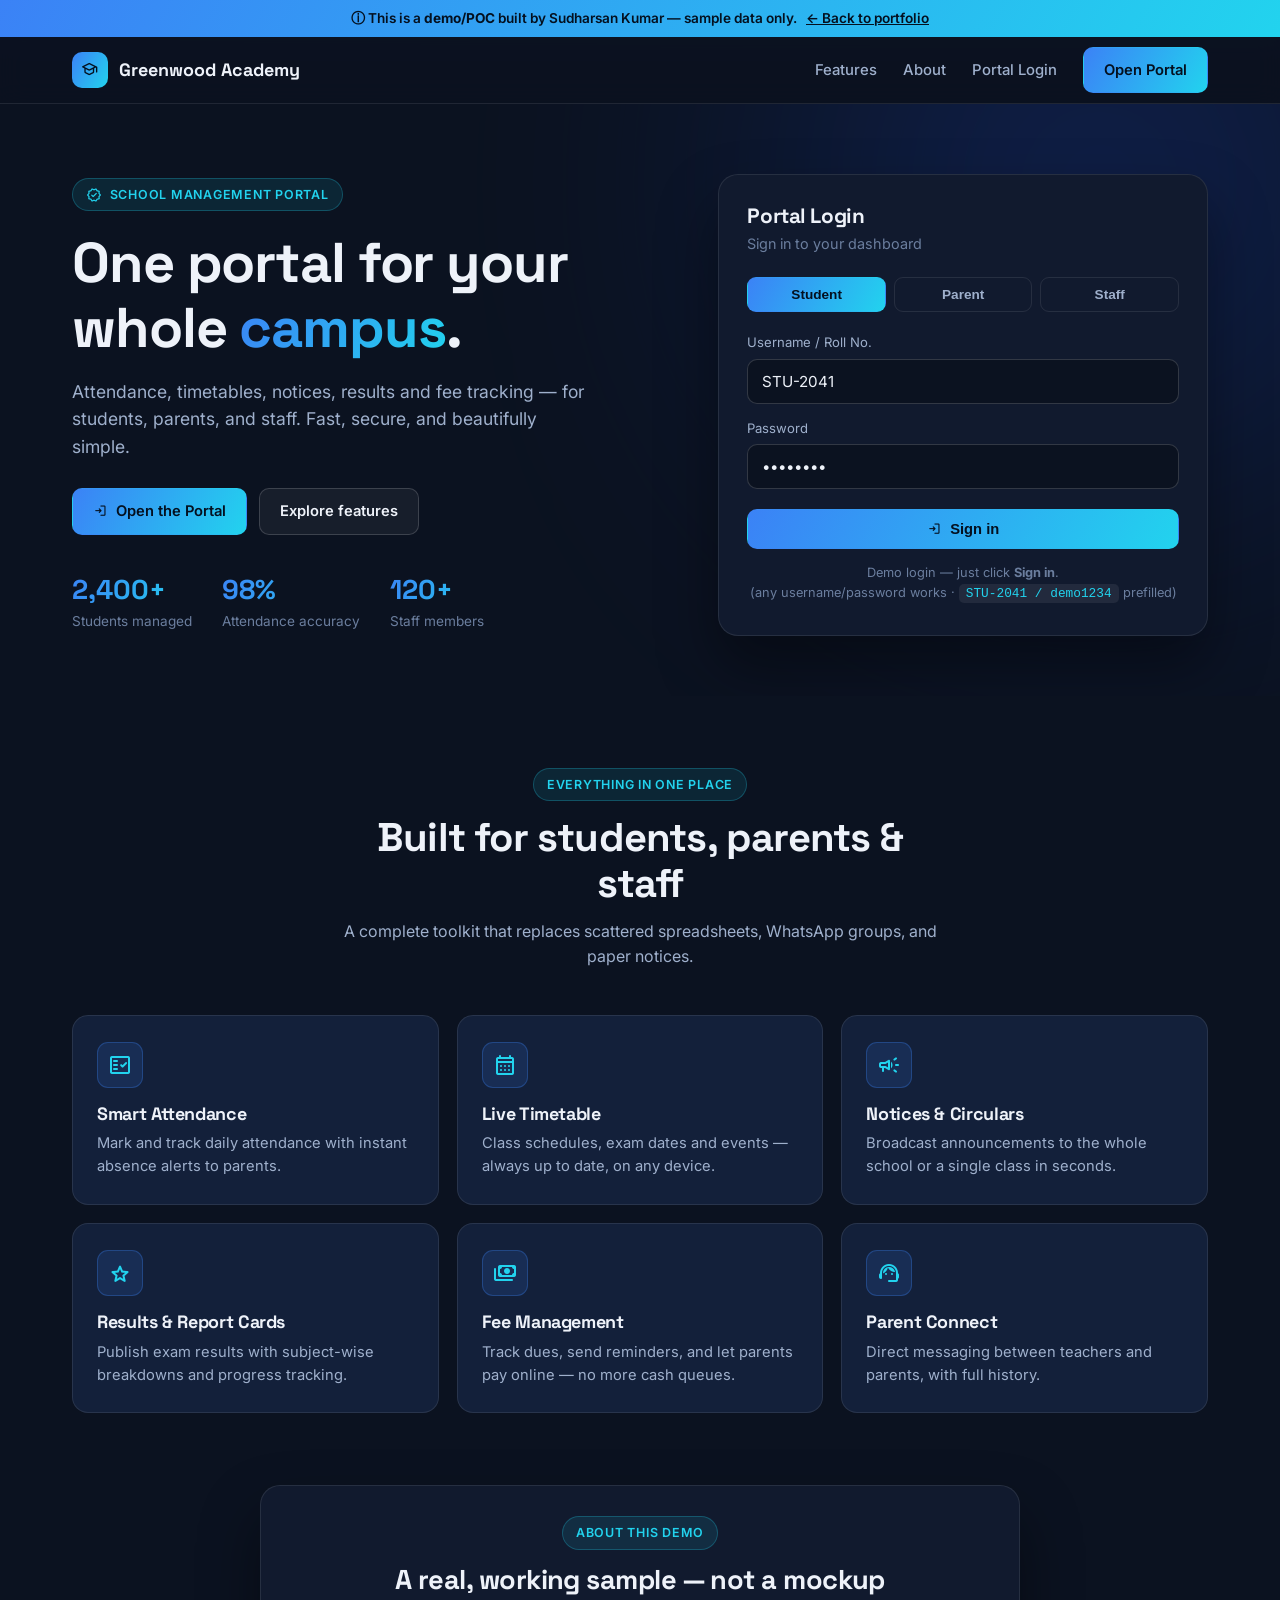
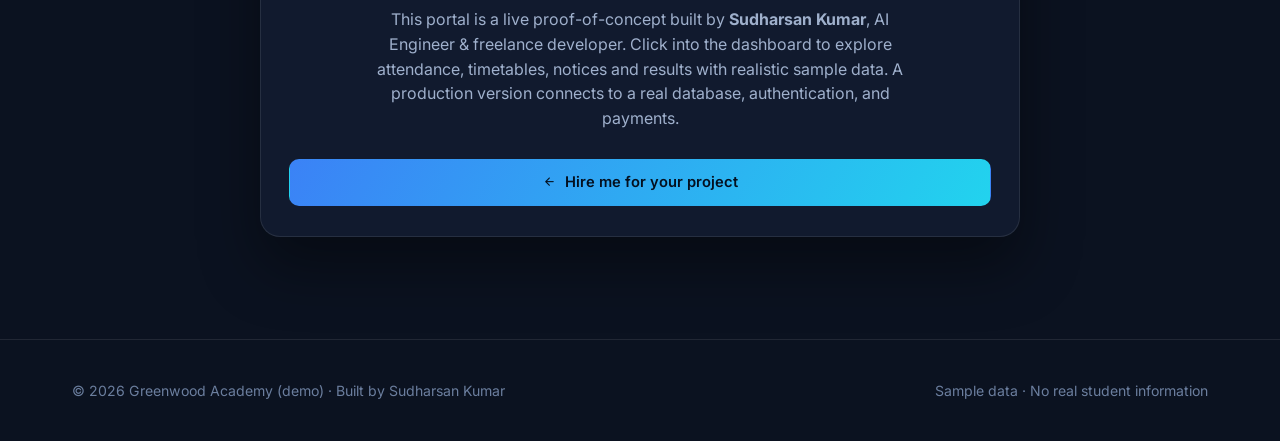
<file: demos/school-portal/index.html>
<!doctype html>
<html lang="en">
<head>
  <meta charset="utf-8" />
  <meta name="viewport" content="width=device-width, initial-scale=1" />
  <title>Greenwood Academy — Student & Staff Portal</title>
  <meta name="description" content="A modern school management portal: notices, attendance, timetable, results and more. Demo by Sudharsan Kumar." />
  <link rel="preconnect" href="https://fonts.googleapis.com" />
  <link rel="preconnect" href="https://fonts.gstatic.com" crossorigin />
  <link href="https://fonts.googleapis.com/css2?family=Inter:wght@400;500;600;700&family=Space+Grotesk:wght@500;600;700&display=swap" rel="stylesheet" />
  <link href="https://fonts.googleapis.com/css2?family=Material+Symbols+Rounded:opsz,wght,FILL,GRAD@20..48,400,0,0&display=swap" rel="stylesheet" />
  <style>
    :root{
      --bg:#0b1220; --panel:#111a2e; --panel-2:#16223c; --card:#13203a;
      --line:rgba(255,255,255,.09); --line-2:rgba(255,255,255,.16);
      --text:#eef2f9; --dim:#9fb0cc; --faint:#6b7e9e;
      --brand:#3b82f6; --brand-2:#22d3ee; --good:#22c55e; --warn:#f59e0b; --bad:#ef4444;
      --grad:linear-gradient(120deg,#3b82f6,#22d3ee);
      --radius:16px;
    }
    *{box-sizing:border-box;margin:0;padding:0}
    html{scroll-behavior:smooth}
    body{background:var(--bg);color:var(--text);font-family:'Inter',system-ui,sans-serif;line-height:1.55;-webkit-font-smoothing:antialiased}
    h1,h2,h3,h4{font-family:'Space Grotesk',sans-serif;letter-spacing:-.02em;line-height:1.15}
    a{color:inherit;text-decoration:none}
    .msi{font-family:'Material Symbols Rounded';font-weight:normal;line-height:1;vertical-align:middle;display:inline-block}
    .wrap{max-width:1180px;margin:0 auto;padding:0 22px}
    .grad{background:var(--grad);-webkit-background-clip:text;background-clip:text;-webkit-text-fill-color:transparent}

    /* demo banner */
    .demo-banner{background:var(--grad);color:#04101f;font-size:.85rem;font-weight:600;text-align:center;padding:8px 14px}
    .demo-banner a{text-decoration:underline}

    /* nav */
    header{position:sticky;top:0;z-index:40;background:rgba(11,18,32,.82);backdrop-filter:blur(12px);border-bottom:1px solid var(--line)}
    .nav{display:flex;align-items:center;justify-content:space-between;height:66px}
    .logo{display:flex;align-items:center;gap:11px;font-family:'Space Grotesk';font-weight:700;font-size:1.12rem}
    .logo .crest{width:36px;height:36px;border-radius:10px;background:var(--grad);display:grid;place-items:center;color:#04101f}
    .nav-links{display:flex;gap:26px;align-items:center}
    .nav-links a.link{color:var(--dim);font-size:.93rem;font-weight:500}
    .nav-links a.link:hover{color:var(--text)}
    .btn{display:inline-flex;align-items:center;gap:8px;font-weight:600;font-size:.92rem;padding:11px 20px;border-radius:10px;cursor:pointer;border:1px solid transparent;transition:.18s}
    .btn-primary{background:var(--grad);color:#04101f}
    .btn-primary:hover{filter:brightness(1.08);transform:translateY(-1px)}
    .btn-ghost{background:rgba(255,255,255,.05);border-color:var(--line-2);color:var(--text)}
    .btn-ghost:hover{background:rgba(255,255,255,.1)}
    .menu-btn{display:none;background:none;border:0;color:var(--text);cursor:pointer}

    /* hero */
    .hero{position:relative;overflow:hidden;padding:70px 0 60px}
    .hero::before{content:"";position:absolute;width:600px;height:600px;border-radius:50%;background:#1d4ed8;filter:blur(150px);opacity:.25;top:-220px;right:-120px}
    .hero-grid{position:relative;z-index:2;display:grid;grid-template-columns:1.1fr .9fr;gap:48px;align-items:center}
    .badge{display:inline-flex;align-items:center;gap:7px;font-size:.78rem;font-weight:600;letter-spacing:.06em;text-transform:uppercase;color:var(--brand-2);background:rgba(34,211,238,.1);border:1px solid rgba(34,211,238,.25);padding:6px 13px;border-radius:999px;margin-bottom:20px}
    .hero h1{font-size:clamp(2.2rem,5vw,3.5rem);font-weight:700;margin-bottom:18px}
    .hero p.lead{color:var(--dim);font-size:1.1rem;max-width:520px;margin-bottom:28px}
    .hero-cta{display:flex;gap:12px;flex-wrap:wrap}
    .hero-stats{display:flex;gap:30px;margin-top:34px;flex-wrap:wrap}
    .hero-stats .s .n{font-family:'Space Grotesk';font-size:1.7rem;font-weight:700}
    .hero-stats .s .l{color:var(--faint);font-size:.85rem}

    /* login card */
    .login-card{background:var(--panel);border:1px solid var(--line);border-radius:20px;padding:30px 28px;box-shadow:0 30px 60px rgba(0,0,0,.4)}
    .login-card h3{font-size:1.3rem;margin-bottom:4px}
    .login-card .sub{color:var(--faint);font-size:.9rem;margin-bottom:22px}
    .role-tabs{display:flex;gap:8px;margin-bottom:20px}
    .role-tabs button{flex:1;padding:9px;border-radius:9px;border:1px solid var(--line);background:transparent;color:var(--dim);font-size:.85rem;font-weight:600;cursor:pointer;transition:.15s}
    .role-tabs button.active{background:var(--grad);color:#04101f;border-color:transparent}
    .field{margin-bottom:14px}
    .field label{display:block;font-size:.82rem;color:var(--dim);margin-bottom:6px}
    .field input{width:100%;padding:12px 14px;border-radius:10px;border:1px solid var(--line-2);background:var(--bg);color:var(--text);font-size:.95rem;font-family:inherit}
    .field input:focus{outline:none;border-color:var(--brand)}
    .login-card .btn-primary{width:100%;justify-content:center;margin-top:6px}
    .login-hint{margin-top:14px;font-size:.8rem;color:var(--faint);text-align:center;line-height:1.6}
    .login-hint code{background:rgba(255,255,255,.07);padding:2px 7px;border-radius:5px;color:var(--brand-2)}

    /* sections */
    section{position:relative}
    .pad{padding:72px 0}
    .sec-head{text-align:center;max-width:620px;margin:0 auto 46px}
    .sec-head .badge{margin-bottom:14px}
    .sec-head h2{font-size:clamp(1.8rem,3.6vw,2.5rem);margin-bottom:12px}
    .sec-head p{color:var(--dim)}

    /* features */
    .feat-grid{display:grid;grid-template-columns:repeat(3,1fr);gap:18px}
    .feat{background:var(--card);border:1px solid var(--line);border-radius:var(--radius);padding:26px 24px;transition:.2s}
    .feat:hover{transform:translateY(-4px);border-color:var(--line-2)}
    .feat .ic{width:46px;height:46px;border-radius:11px;background:rgba(59,130,246,.14);border:1px solid rgba(59,130,246,.3);display:grid;place-items:center;color:var(--brand-2);margin-bottom:16px}
    .feat .ic .msi{font-size:1.5rem}
    .feat h3{font-size:1.12rem;margin-bottom:8px}
    .feat p{color:var(--dim);font-size:.92rem}

    /* footer */
    footer{border-top:1px solid var(--line);padding:40px 0;margin-top:30px}
    .foot{display:flex;justify-content:space-between;gap:20px;flex-wrap:wrap;align-items:center;color:var(--faint);font-size:.88rem}

    /* ===== Dashboard (hidden until login) ===== */
    #dashboard{display:none}
    .dash-layout{display:grid;grid-template-columns:248px 1fr;min-height:100vh}
    .sidebar{background:var(--panel);border-right:1px solid var(--line);padding:22px 16px;position:sticky;top:0;height:100vh;overflow-y:auto}
    .sidebar .logo{margin:4px 8px 26px}
    .side-nav{display:flex;flex-direction:column;gap:4px}
    .side-nav a{display:flex;align-items:center;gap:12px;padding:11px 14px;border-radius:10px;color:var(--dim);font-size:.93rem;font-weight:500;cursor:pointer;transition:.15s}
    .side-nav a .msi{font-size:1.25rem}
    .side-nav a:hover{background:rgba(255,255,255,.05);color:var(--text)}
    .side-nav a.active{background:var(--grad);color:#04101f;font-weight:600}
    .side-foot{margin-top:24px;padding-top:18px;border-top:1px solid var(--line)}

    .dash-main{padding:0;overflow-x:hidden}
    .topbar{display:flex;align-items:center;justify-content:space-between;gap:16px;padding:18px 30px;border-bottom:1px solid var(--line);position:sticky;top:0;background:rgba(11,18,32,.82);backdrop-filter:blur(12px);z-index:20}
    .topbar .search{display:flex;align-items:center;gap:9px;background:var(--bg);border:1px solid var(--line);border-radius:10px;padding:9px 14px;flex:1;max-width:380px;color:var(--faint)}
    .topbar .search input{background:none;border:0;color:var(--text);font-family:inherit;font-size:.9rem;width:100%}
    .topbar .search input:focus{outline:none}
    .topbar .right{display:flex;align-items:center;gap:14px}
    .avatar{width:38px;height:38px;border-radius:50%;background:var(--grad);display:grid;place-items:center;color:#04101f;font-weight:700;font-family:'Space Grotesk'}
    .icon-btn{width:38px;height:38px;border-radius:10px;border:1px solid var(--line);background:transparent;color:var(--dim);cursor:pointer;display:grid;place-items:center}
    .icon-btn:hover{color:var(--text);background:rgba(255,255,255,.05)}

    .dash-content{padding:28px 30px}
    .page{display:none}
    .page.active{display:block;animation:fade .3s ease}
    @keyframes fade{from{opacity:0;transform:translateY(8px)}to{opacity:1;transform:none}}
    .page-title{font-size:1.6rem;margin-bottom:4px}
    .page-sub{color:var(--faint);font-size:.92rem;margin-bottom:26px}

    .stat-row{display:grid;grid-template-columns:repeat(4,1fr);gap:16px;margin-bottom:26px}
    .stat{background:var(--card);border:1px solid var(--line);border-radius:14px;padding:20px}
    .stat .top{display:flex;justify-content:space-between;align-items:flex-start;margin-bottom:12px}
    .stat .ic{width:40px;height:40px;border-radius:10px;display:grid;place-items:center;color:#04101f}
    .stat .n{font-family:'Space Grotesk';font-size:1.9rem;font-weight:700;line-height:1}
    .stat .l{color:var(--faint);font-size:.85rem;margin-top:4px}
    .stat .delta{font-size:.78rem;font-weight:600;display:flex;align-items:center;gap:3px}
    .delta.up{color:var(--good)} .delta.down{color:var(--bad)}

    .grid-2{display:grid;grid-template-columns:1.4fr 1fr;gap:18px}
    .panel{background:var(--card);border:1px solid var(--line);border-radius:14px;padding:22px}
    .panel h3{font-size:1.1rem;margin-bottom:4px;display:flex;align-items:center;justify-content:space-between}
    .panel .ph-sub{color:var(--faint);font-size:.84rem;margin-bottom:18px}
    .tag{font-size:.72rem;font-weight:600;padding:3px 9px;border-radius:999px}
    .tag.b{background:rgba(59,130,246,.15);color:#7cb0ff}
    .tag.g{background:rgba(34,197,94,.15);color:#5be08c}
    .tag.w{background:rgba(245,158,11,.15);color:#f5c069}
    .tag.r{background:rgba(239,68,68,.15);color:#ff8a8a}

    table{width:100%;border-collapse:collapse;font-size:.9rem}
    th{text-align:left;color:var(--faint);font-weight:600;font-size:.78rem;text-transform:uppercase;letter-spacing:.04em;padding:10px 12px;border-bottom:1px solid var(--line)}
    td{padding:12px;border-bottom:1px solid var(--line);color:var(--dim)}
    tr:last-child td{border-bottom:0}
    tr:hover td{background:rgba(255,255,255,.02)}
    td .who{display:flex;align-items:center;gap:10px}
    td .mini{width:30px;height:30px;border-radius:50%;background:var(--panel-2);display:grid;place-items:center;font-size:.78rem;font-weight:700;color:var(--brand-2)}

    .notice{display:flex;gap:13px;padding:13px 0;border-bottom:1px solid var(--line)}
    .notice:last-child{border-bottom:0}
    .notice .dot{width:34px;height:34px;border-radius:9px;flex-shrink:0;display:grid;place-items:center;color:#04101f}
    .notice .b{font-weight:600;font-size:.92rem;color:var(--text)}
    .notice .m{color:var(--faint);font-size:.83rem}

    .timetable{display:grid;grid-template-columns:repeat(5,1fr);gap:10px}
    .tt-col h4{font-size:.82rem;color:var(--faint);text-transform:uppercase;letter-spacing:.05em;text-align:center;padding-bottom:10px}
    .tt-cell{background:var(--panel-2);border:1px solid var(--line);border-radius:9px;padding:11px;margin-bottom:8px;font-size:.82rem}
    .tt-cell .s{font-weight:600;color:var(--text)} .tt-cell .t{color:var(--faint);font-size:.75rem}

    .att-bar{height:9px;border-radius:999px;background:var(--panel-2);overflow:hidden;margin-top:7px}
    .att-bar i{display:block;height:100%;border-radius:999px;background:var(--grad)}

    .progress-ring{display:flex;align-items:center;gap:18px}
    .ring{width:96px;height:96px;flex-shrink:0}

    .results-grid{display:flex;flex-direction:column;gap:14px}
    .res-item{display:flex;align-items:center;gap:14px}
    .res-item .nm{width:120px;font-size:.9rem;color:var(--text);font-weight:500}
    .res-item .bar{flex:1;height:10px;border-radius:999px;background:var(--panel-2);overflow:hidden}
    .res-item .bar i{display:block;height:100%;background:var(--grad)}
    .res-item .pc{width:46px;text-align:right;font-weight:600;font-size:.9rem}

    .empty{color:var(--faint);text-align:center;padding:30px;font-size:.9rem}

    @media(max-width:920px){
      .hero-grid,.grid-2,.feat-grid,.stat-row{grid-template-columns:1fr}
      .feat-grid{gap:14px}
      .timetable{grid-template-columns:repeat(2,1fr);overflow-x:auto}
    }
    @media(max-width:680px){
      .nav-links{display:none}.menu-btn{display:block}
      .dash-layout{grid-template-columns:1fr}
      .sidebar{position:fixed;left:-260px;z-index:60;transition:.25s;width:248px}
      .sidebar.open{left:0}
      .stat-row{grid-template-columns:repeat(2,1fr)}
      .hamburger{display:grid!important}
    }
    .hamburger{display:none}
  </style>
</head>
<body>

  <!-- ============ LANDING (public) ============ -->
  <div id="landing">
    <div class="demo-banner">
      ⓘ This is a <strong>demo/POC</strong> built by Sudharsan Kumar — sample data only. &nbsp;
      <a href="../../index.html">← Back to portfolio</a>
    </div>

    <header>
      <div class="wrap nav">
        <a href="#" class="logo"><span class="crest"><span class="msi">school</span></span> Greenwood Academy</a>
        <nav class="nav-links">
          <a class="link" href="#features">Features</a>
          <a class="link" href="#about">About</a>
          <a class="link" href="#login">Portal Login</a>
          <a class="btn btn-primary" href="#login">Open Portal</a>
        </nav>
        <button class="menu-btn" id="menuBtn"><span class="msi">menu</span></button>
      </div>
    </header>

    <section class="hero">
      <div class="wrap hero-grid">
        <div>
          <span class="badge"><span class="msi" style="font-size:1rem">verified</span> School Management Portal</span>
          <h1>One portal for your whole <span class="grad">campus</span>.</h1>
          <p class="lead">Attendance, timetables, notices, results and fee tracking — for students, parents, and staff. Fast, secure, and beautifully simple.</p>
          <div class="hero-cta">
            <a class="btn btn-primary" href="#login"><span class="msi">login</span> Open the Portal</a>
            <a class="btn btn-ghost" href="#features">Explore features</a>
          </div>
          <div class="hero-stats">
            <div class="s"><div class="n grad">2,400+</div><div class="l">Students managed</div></div>
            <div class="s"><div class="n grad">98%</div><div class="l">Attendance accuracy</div></div>
            <div class="s"><div class="n grad">120+</div><div class="l">Staff members</div></div>
          </div>
        </div>

        <div class="login-card" id="login">
          <h3>Portal Login</h3>
          <div class="sub">Sign in to your dashboard</div>
          <div class="role-tabs" id="roleTabs">
            <button class="active" data-role="Student">Student</button>
            <button data-role="Parent">Parent</button>
            <button data-role="Staff">Staff</button>
          </div>
          <form id="loginForm">
            <div class="field">
              <label>Username / Roll No.</label>
              <input type="text" id="username" placeholder="e.g. STU-2041" value="STU-2041" />
            </div>
            <div class="field">
              <label>Password</label>
              <input type="password" id="password" placeholder="••••••••" value="demo1234" />
            </div>
            <button type="submit" class="btn btn-primary"><span class="msi">login</span> Sign in</button>
          </form>
          <div class="login-hint">
            Demo login — just click <strong>Sign in</strong>.<br>
            (any username/password works · <code>STU-2041 / demo1234</code> prefilled)
          </div>
        </div>
      </div>
    </section>

    <section class="pad" id="features">
      <div class="wrap">
        <div class="sec-head">
          <span class="badge">Everything in one place</span>
          <h2>Built for students, parents &amp; staff</h2>
          <p>A complete toolkit that replaces scattered spreadsheets, WhatsApp groups, and paper notices.</p>
        </div>
        <div class="feat-grid">
          <div class="feat"><div class="ic"><span class="msi">fact_check</span></div><h3>Smart Attendance</h3><p>Mark and track daily attendance with instant absence alerts to parents.</p></div>
          <div class="feat"><div class="ic"><span class="msi">calendar_month</span></div><h3>Live Timetable</h3><p>Class schedules, exam dates and events — always up to date, on any device.</p></div>
          <div class="feat"><div class="ic"><span class="msi">campaign</span></div><h3>Notices &amp; Circulars</h3><p>Broadcast announcements to the whole school or a single class in seconds.</p></div>
          <div class="feat"><div class="ic"><span class="msi">grade</span></div><h3>Results &amp; Report Cards</h3><p>Publish exam results with subject-wise breakdowns and progress tracking.</p></div>
          <div class="feat"><div class="ic"><span class="msi">payments</span></div><h3>Fee Management</h3><p>Track dues, send reminders, and let parents pay online — no more cash queues.</p></div>
          <div class="feat"><div class="ic"><span class="msi">support_agent</span></div><h3>Parent Connect</h3><p>Direct messaging between teachers and parents, with full history.</p></div>
        </div>
      </div>
    </section>

    <section class="pad" id="about" style="padding-top:0">
      <div class="wrap">
        <div class="login-card" style="text-align:center;max-width:760px;margin:0 auto">
          <span class="badge" style="margin-bottom:14px">About this demo</span>
          <h2 style="font-size:1.7rem;margin-bottom:12px">A real, working sample — not a mockup</h2>
          <p style="color:var(--dim);max-width:560px;margin:0 auto 22px">
            This portal is a live proof-of-concept built by <strong>Sudharsan Kumar</strong>, AI Engineer &amp; freelance developer.
            Click into the dashboard to explore attendance, timetables, notices and results with realistic sample data.
            A production version connects to a real database, authentication, and payments.
          </p>
          <a class="btn btn-primary" href="../../index.html"><span class="msi">arrow_back</span> Hire me for your project</a>
        </div>
      </div>
    </section>

    <footer>
      <div class="wrap foot">
        <span>© <span id="yr"></span> Greenwood Academy (demo) · Built by Sudharsan Kumar</span>
        <span>Sample data · No real student information</span>
      </div>
    </footer>
  </div>

  <!-- ============ DASHBOARD (after login) ============ -->
  <div id="dashboard">
    <div class="dash-layout">
      <aside class="sidebar" id="sidebar">
        <a href="#" class="logo" onclick="return false"><span class="crest"><span class="msi">school</span></span> Greenwood</a>
        <nav class="side-nav" id="sideNav">
          <a class="active" data-page="overview"><span class="msi">dashboard</span> Overview</a>
          <a data-page="attendance"><span class="msi">fact_check</span> Attendance</a>
          <a data-page="timetable"><span class="msi">calendar_month</span> Timetable</a>
          <a data-page="notices"><span class="msi">campaign</span> Notices</a>
          <a data-page="results"><span class="msi">grade</span> Results</a>
          <a data-page="fees"><span class="msi">payments</span> Fees</a>
        </nav>
        <div class="side-foot side-nav">
          <a onclick="logout()"><span class="msi">logout</span> Sign out</a>
        </div>
      </aside>

      <main class="dash-main">
        <div class="topbar">
          <button class="icon-btn hamburger" onclick="document.getElementById('sidebar').classList.toggle('open')"><span class="msi">menu</span></button>
          <div class="search"><span class="msi">search</span><input placeholder="Search students, classes, notices…" /></div>
          <div class="right">
            <button class="icon-btn"><span class="msi">notifications</span></button>
            <button class="icon-btn"><span class="msi">dark_mode</span></button>
            <div class="avatar" id="userAvatar">A</div>
          </div>
        </div>

        <div class="dash-content">
          <!-- OVERVIEW -->
          <div class="page active" id="page-overview">
            <h1 class="page-title">Welcome back, <span id="welcomeName">Aanya</span> 👋</h1>
            <p class="page-sub" id="welcomeSub">Here's what's happening at Greenwood Academy today.</p>

            <div class="stat-row">
              <div class="stat"><div class="top"><div class="ic" style="background:var(--grad)"><span class="msi">fact_check</span></div><span class="delta up"><span class="msi" style="font-size:1rem">trending_up</span>2%</span></div><div class="n">94%</div><div class="l">My attendance</div></div>
              <div class="stat"><div class="top"><div class="ic" style="background:linear-gradient(120deg,#22c55e,#86efac)"><span class="msi">grade</span></div><span class="delta up"><span class="msi" style="font-size:1rem">trending_up</span>5%</span></div><div class="n">A−</div><div class="l">Overall grade</div></div>
              <div class="stat"><div class="top"><div class="ic" style="background:linear-gradient(120deg,#f59e0b,#fcd34d)"><span class="msi">assignment</span></div></div><div class="n">3</div><div class="l">Assignments due</div></div>
              <div class="stat"><div class="top"><div class="ic" style="background:linear-gradient(120deg,#ef4444,#fca5a5)"><span class="msi">payments</span></div></div><div class="n">₹0</div><div class="l">Pending fees</div></div>
            </div>

            <div class="grid-2">
              <div class="panel">
                <h3>Today's Classes <span class="tag b">Wednesday</span></h3>
                <div class="ph-sub">Your schedule for today</div>
                <table>
                  <thead><tr><th>Time</th><th>Subject</th><th>Teacher</th><th>Room</th></tr></thead>
                  <tbody>
                    <tr><td>09:00</td><td style="color:var(--text)">Mathematics</td><td>Mr. Rao</td><td>B-12</td></tr>
                    <tr><td>10:00</td><td style="color:var(--text)">Physics</td><td>Ms. Iyer</td><td>Lab-2</td></tr>
                    <tr><td>11:15</td><td style="color:var(--text)">English</td><td>Mrs. Thomas</td><td>A-04</td></tr>
                    <tr><td>12:15</td><td style="color:var(--text)">Computer Science</td><td>Mr. Khan</td><td>Lab-5</td></tr>
                    <tr><td>02:00</td><td style="color:var(--text)">Physical Education</td><td>Coach Singh</td><td>Ground</td></tr>
                  </tbody>
                </table>
              </div>
              <div class="panel">
                <h3>Recent Notices</h3>
                <div class="ph-sub">Latest from the school</div>
                <div class="notice"><div class="dot" style="background:var(--grad)"><span class="msi">science</span></div><div><div class="b">Science Exhibition — Friday</div><div class="m">Submit projects to the lab by Thursday 4 PM. · 2h ago</div></div></div>
                <div class="notice"><div class="dot" style="background:linear-gradient(120deg,#f59e0b,#fcd34d)"><span class="msi">event</span></div><div><div class="b">PTA Meeting next week</div><div class="m">Saturday 10 AM in the main auditorium. · 1d ago</div></div></div>
                <div class="notice"><div class="dot" style="background:linear-gradient(120deg,#22c55e,#86efac)"><span class="msi">sports_soccer</span></div><div><div class="b">Inter-house Sports Day</div><div class="m">Registrations now open via the portal. · 2d ago</div></div></div>
              </div>
            </div>
          </div>

          <!-- ATTENDANCE -->
          <div class="page" id="page-attendance">
            <h1 class="page-title">Attendance</h1>
            <p class="page-sub">Your attendance record for this academic term.</p>
            <div class="grid-2">
              <div class="panel">
                <h3>Subject-wise Attendance</h3>
                <div class="ph-sub">Term: Apr 2026 – present</div>
                <div class="results-grid" id="attList"></div>
              </div>
              <div class="panel">
                <h3>Monthly Summary</h3>
                <div class="ph-sub">Present days per month</div>
                <table>
                  <thead><tr><th>Month</th><th>Present</th><th>Total</th><th>%</th></tr></thead>
                  <tbody>
                    <tr><td style="color:var(--text)">April</td><td>21</td><td>22</td><td><span class="tag g">95%</span></td></tr>
                    <tr><td style="color:var(--text)">May</td><td>19</td><td>21</td><td><span class="tag g">90%</span></td></tr>
                    <tr><td style="color:var(--text)">June</td><td>17</td><td>20</td><td><span class="tag w">85%</span></td></tr>
                  </tbody>
                </table>
              </div>
            </div>
          </div>

          <!-- TIMETABLE -->
          <div class="page" id="page-timetable">
            <h1 class="page-title">Weekly Timetable</h1>
            <p class="page-sub">Class IX-A · Academic year 2026–27</p>
            <div class="panel">
              <div class="timetable" id="ttGrid"></div>
            </div>
          </div>

          <!-- NOTICES -->
          <div class="page" id="page-notices">
            <h1 class="page-title">Notices &amp; Circulars</h1>
            <p class="page-sub">All school announcements in one feed.</p>
            <div class="panel" id="noticesFull"></div>
          </div>

          <!-- RESULTS -->
          <div class="page" id="page-results">
            <h1 class="page-title">Exam Results</h1>
            <p class="page-sub">Mid-term examination · 2026–27</p>
            <div class="grid-2">
              <div class="panel">
                <h3>Subject Scores</h3>
                <div class="ph-sub">Out of 100</div>
                <div class="results-grid" id="resList"></div>
              </div>
              <div class="panel">
                <h3>Overall Performance</h3>
                <div class="ph-sub">Class rank &amp; percentage</div>
                <div class="progress-ring">
                  <svg class="ring" viewBox="0 0 36 36">
                    <path d="M18 2.5a15.5 15.5 0 1 1 0 31 15.5 15.5 0 0 1 0-31" fill="none" stroke="var(--panel-2)" stroke-width="3"/>
                    <path d="M18 2.5a15.5 15.5 0 1 1 0 31 15.5 15.5 0 0 1 0-31" fill="none" stroke="url(#g)" stroke-width="3" stroke-linecap="round" stroke-dasharray="87 100"/>
                    <defs><linearGradient id="g"><stop offset="0" stop-color="#3b82f6"/><stop offset="1" stop-color="#22d3ee"/></linearGradient></defs>
                  </svg>
                  <div>
                    <div style="font-family:'Space Grotesk';font-size:2rem;font-weight:700">87%</div>
                    <div style="color:var(--faint);font-size:.88rem">Aggregate score</div>
                    <div style="margin-top:8px"><span class="tag b">Class Rank: 4 / 38</span></div>
                  </div>
                </div>
              </div>
            </div>
          </div>

          <!-- FEES -->
          <div class="page" id="page-fees">
            <h1 class="page-title">Fee Management</h1>
            <p class="page-sub">Term fees, payment history and dues.</p>
            <div class="stat-row" style="grid-template-columns:repeat(3,1fr)">
              <div class="stat"><div class="top"><div class="ic" style="background:linear-gradient(120deg,#22c55e,#86efac)"><span class="msi">check_circle</span></div></div><div class="n">₹45,000</div><div class="l">Paid this year</div></div>
              <div class="stat"><div class="top"><div class="ic" style="background:linear-gradient(120deg,#f59e0b,#fcd34d)"><span class="msi">schedule</span></div></div><div class="n">₹0</div><div class="l">Pending</div></div>
              <div class="stat"><div class="top"><div class="ic" style="background:var(--grad)"><span class="msi">receipt_long</span></div></div><div class="n">3</div><div class="l">Receipts available</div></div>
            </div>
            <div class="panel">
              <h3>Payment History</h3>
              <div class="ph-sub">All transactions</div>
              <table>
                <thead><tr><th>Date</th><th>Description</th><th>Amount</th><th>Status</th><th>Receipt</th></tr></thead>
                <tbody>
                  <tr><td>05 Apr 2026</td><td style="color:var(--text)">Term 1 Tuition</td><td>₹15,000</td><td><span class="tag g">Paid</span></td><td><a style="color:var(--brand-2)" href="#" onclick="return false">Download</a></td></tr>
                  <tr><td>05 Apr 2026</td><td style="color:var(--text)">Annual Charges</td><td>₹12,000</td><td><span class="tag g">Paid</span></td><td><a style="color:var(--brand-2)" href="#" onclick="return false">Download</a></td></tr>
                  <tr><td>10 Jun 2026</td><td style="color:var(--text)">Term 2 Tuition</td><td>₹18,000</td><td><span class="tag g">Paid</span></td><td><a style="color:var(--brand-2)" href="#" onclick="return false">Download</a></td></tr>
                </tbody>
              </table>
            </div>
          </div>

        </div>
      </main>
    </div>
  </div>

  <script>
    document.getElementById('yr').textContent = new Date().getFullYear();
    document.getElementById('menuBtn')?.addEventListener('click', () => {
      document.querySelector('.nav-links').style.display = 'flex';
    });

    // role tabs
    let role = 'Student';
    document.getElementById('roleTabs').addEventListener('click', e => {
      const b = e.target.closest('button'); if(!b) return;
      document.querySelectorAll('#roleTabs button').forEach(x=>x.classList.remove('active'));
      b.classList.add('active'); role = b.dataset.role;
    });

    // login -> show dashboard
    const names = { Student:'Aanya', Parent:'Mr. Sharma', Staff:'Ms. Iyer' };
    document.getElementById('loginForm').addEventListener('submit', e => {
      e.preventDefault();
      const nm = names[role] || 'Aanya';
      document.getElementById('welcomeName').textContent = nm;
      document.getElementById('welcomeSub').textContent =
        role === 'Staff' ? "Here's your teaching dashboard for today."
        : role === 'Parent' ? "Here's your child's progress at a glance."
        : "Here's what's happening at Greenwood Academy today.";
      document.getElementById('userAvatar').textContent = nm[0];
      document.getElementById('landing').style.display = 'none';
      document.getElementById('dashboard').style.display = 'block';
      window.scrollTo(0,0);
    });

    function logout(){
      document.getElementById('dashboard').style.display = 'none';
      document.getElementById('landing').style.display = 'block';
      window.scrollTo(0,0);
    }

    // sidebar page switching
    document.getElementById('sideNav').addEventListener('click', e => {
      const a = e.target.closest('a'); if(!a || !a.dataset.page) return;
      document.querySelectorAll('#sideNav a').forEach(x=>x.classList.remove('active'));
      a.classList.add('active');
      document.querySelectorAll('.page').forEach(p=>p.classList.remove('active'));
      document.getElementById('page-'+a.dataset.page).classList.add('active');
      document.getElementById('sidebar').classList.remove('open');
    });

    // ---- render dynamic data ----
    const attendance = [
      ['Mathematics',96],['Physics',91],['English',98],['Computer Science',94],['Chemistry',88],['Physical Ed.',100]
    ];
    document.getElementById('attList').innerHTML = attendance.map(([s,p])=>`
      <div class="res-item"><div class="nm">${s}</div><div class="bar"><i style="width:${p}%"></i></div><div class="pc">${p}%</div></div>`).join('');

    const results = [
      ['Mathematics',92],['Physics',85],['English',88],['Computer Science',95],['Chemistry',79],['Social Science',83]
    ];
    document.getElementById('resList').innerHTML = results.map(([s,p])=>`
      <div class="res-item"><div class="nm">${s}</div><div class="bar"><i style="width:${p}%"></i></div><div class="pc">${p}</div></div>`).join('');

    const days = ['Mon','Tue','Wed','Thu','Fri'];
    const periods = {
      Mon:[['Maths','9:00'],['English','10:00'],['Bio','11:15'],['History','12:15'],['Art','2:00']],
      Tue:[['Physics','9:00'],['Maths','10:00'],['CS','11:15'],['Chem','12:15'],['Music','2:00']],
      Wed:[['Maths','9:00'],['Physics','10:00'],['English','11:15'],['CS','12:15'],['PE','2:00']],
      Thu:[['Chem','9:00'],['Bio','10:00'],['Maths','11:15'],['English','12:15'],['Library','2:00']],
      Fri:[['CS','9:00'],['Physics','10:00'],['History','11:15'],['Maths','12:15'],['Sports','2:00']],
    };
    document.getElementById('ttGrid').innerHTML = days.map(d=>`
      <div class="tt-col"><h4>${d}</h4>${periods[d].map(([s,t])=>`
        <div class="tt-cell"><div class="s">${s}</div><div class="t">${t}</div></div>`).join('')}</div>`).join('');

    const allNotices = [
      ['science','Science Exhibition — Friday','Submit your projects to the lab by Thursday 4 PM. Judging starts 10 AM.','2 hours ago','var(--grad)'],
      ['event','PTA Meeting next week','Parent-teacher meeting on Saturday 10 AM in the main auditorium.','1 day ago','linear-gradient(120deg,#f59e0b,#fcd34d)'],
      ['sports_soccer','Inter-house Sports Day','Registrations open via the portal. Closes this Friday.','2 days ago','linear-gradient(120deg,#22c55e,#86efac)'],
      ['menu_book','Library books due','Return borrowed books before the term-end to avoid fines.','3 days ago','linear-gradient(120deg,#a855f7,#d8b4fe)'],
      ['vaccines','Health checkup camp','Free dental & eye checkup for classes VI–X on Monday.','5 days ago','linear-gradient(120deg,#ef4444,#fca5a5)'],
    ];
    document.getElementById('noticesFull').innerHTML = allNotices.map(([ic,b,m,t,col])=>`
      <div class="notice"><div class="dot" style="background:${col}"><span class="msi">${ic}</span></div>
        <div><div class="b">${b}</div><div class="m">${m} · ${t}</div></div></div>`).join('');
  </script>
</body>
</html>
</file>
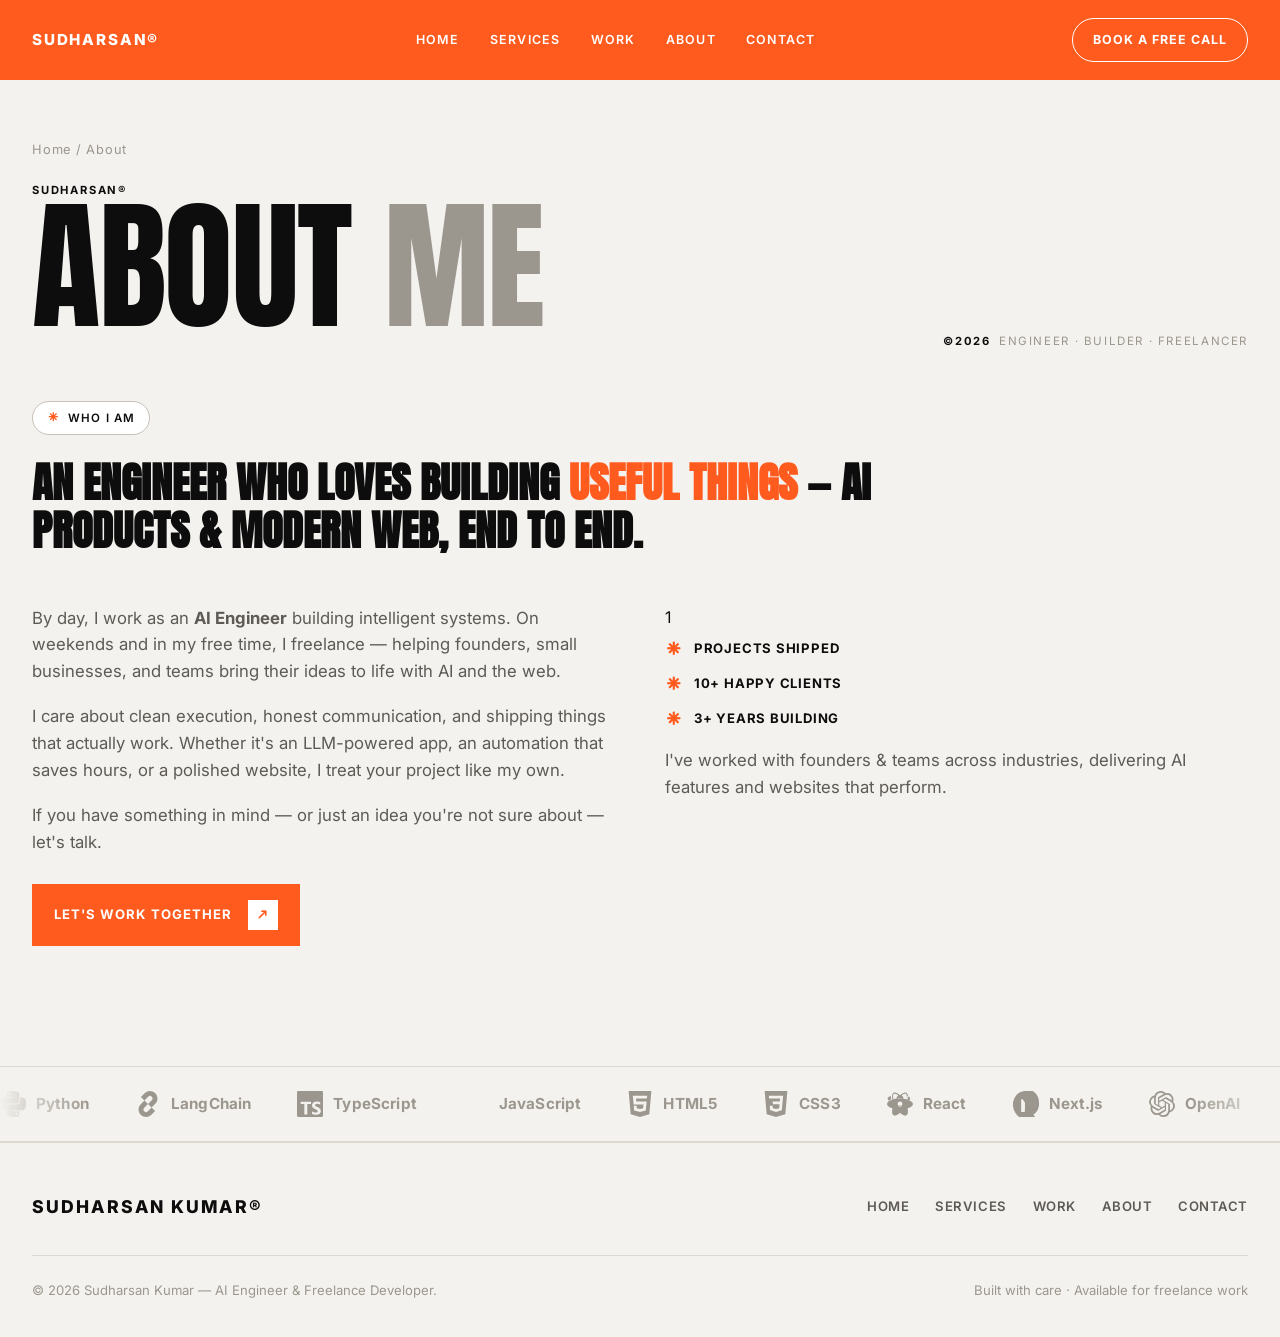
<file: about.html>
<!doctype html>
<html lang="en">
<head>
  <meta charset="utf-8" />
  <meta name="viewport" content="width=device-width, initial-scale=1" />
  <title>About — Sudharsan Kumar® · AI Engineer</title>
  <meta name="description" content="About Sudharsan Kumar — an AI Engineer building intelligent systems and clean, dependable products, freelancing on weekends and evenings." />
  <link rel="preconnect" href="https://fonts.googleapis.com" />
  <link rel="preconnect" href="https://fonts.gstatic.com" crossorigin />
  <link href="https://fonts.googleapis.com/css2?family=Anton&family=Inter:wght@400;500;600;700;800&display=swap" rel="stylesheet" />
  <link href="https://fonts.googleapis.com/css2?family=Material+Symbols+Rounded:opsz,wght,FILL,GRAD@20..48,400,0,0&display=swap" rel="stylesheet" />
  <link rel="stylesheet" href="style.css" />
  <style>
    .sub-hero{padding:140px 0 30px}
    .sub-hero .micro{color:var(--ink)}
    .sub-hero h1{font-size:clamp(3rem,11vw,10rem)}
    .sub-hero .meta-row{display:flex;justify-content:flex-end;gap:8px;align-items:baseline;color:var(--faint)}
    .sub-hero .meta-row .scroll-tag{font-size:.72rem;letter-spacing:.14em;text-transform:uppercase}
    .crumbs{font-size:.8rem;letter-spacing:.06em;color:var(--faint);margin-bottom:16px}
    .crumbs a:hover{color:var(--orange)}
    .about-lead{font-family:'Anton';text-transform:uppercase;font-size:clamp(1.6rem,3.4vw,2.6rem);line-height:1.15;max-width:900px;margin-top:10px}
    .about-lead .o{color:var(--orange)}
    .about-body{display:grid;grid-template-columns:1fr 1fr;gap:50px;margin-top:50px}
    .about-body p{color:var(--dim);font-size:1.05rem;margin-bottom:18px}
    @media(max-width:900px){.about-body{grid-template-columns:1fr;gap:24px}}
  </style>
</head>
<body>

  <!-- header (solid orange bar) -->
  <header class="bar">
    <div class="wrap nav">
      <a href="/" class="brand">Sudharsan®</a>
      <nav class="nav-links" id="navLinks">
        <a href="/">Home</a>
        <a href="/services">Services</a>
        <a href="/work">Work</a>
        <a href="/about">About</a>
        <a href="/contact">Contact</a>
      </nav>
      <div class="nav-right">
        <a href="/contact" class="nav-call">Book a Free Call</a>
        <button class="menu-btn" id="menuBtn"><span class="msi">menu</span></button>
      </div>
    </div>
  </header>

  <!-- hero -->
  <section class="sub-hero">
    <div class="wrap">
      <div class="crumbs"><a href="/">Home</a> / About</div>
      <span class="micro">Sudharsan®</span>
      <h1 class="display">ABOUT <span class="gray">ME</span></h1>
      <div class="meta-row"><span class="micro orange">©2026</span><span class="scroll-tag">Engineer · Builder · Freelancer</span></div>
    </div>
  </section>

  <!-- intro -->
  <section class="pad" style="padding-top:20px">
    <div class="wrap">
      <div class="sec-tag reveal"><span class="pill"><span class="ast"><span class="msi">asterisk</span></span> Who I am</span></div>
      <h2 class="about-lead reveal">An engineer who loves building <span class="o">useful things</span> — AI products &amp; modern web, end to end.</h2>

      <div class="about-body">
        <div class="reveal">
          <p>By day, I work as an <strong>AI Engineer</strong> building intelligent systems. On weekends and in my free time, I freelance — helping founders, small businesses, and teams bring their ideas to life with AI and the web.</p>
          <p>I care about clean execution, honest communication, and shipping things that actually work. Whether it's an LLM-powered app, an automation that saves hours, or a polished website, I treat your project like my own.</p>
          <p>If you have something in mind — or just an idea you're not sure about — let's talk.</p>
          <a class="btn btn-orange" href="/contact" style="margin-top:10px">Let's work together <span class="ico"><span class="msi">north_east</span></span></a>
        </div>
        <div class="reveal">
          <div class="statbox">
            <div class="big" data-count="15">0</div>
            <div class="stat-rows">
              <div class="r"><span class="msi">asterisk</span> Projects shipped</div>
              <div class="r"><span class="msi">asterisk</span> 10+ happy clients</div>
              <div class="r"><span class="msi">asterisk</span> 3+ years building</div>
            </div>
            <p style="text-transform:none;font-weight:400;color:var(--dim);margin-top:18px;letter-spacing:0">I've worked with founders &amp; teams across industries, delivering AI features and websites that perform.</p>
          </div>
        </div>
      </div>
    </div>
  </section>

  <!-- built-with logo loop -->
  <div class="trusted">
    <div class="logo-loop"><div class="logo-track" id="logoTrack"></div></div>
  </div>

  <!-- footer -->
  <footer>
    <div class="wrap">
      <div class="foot">
        <a href="/" class="brand" style="font-size:1.1rem">Sudharsan Kumar®</a>
        <div class="foot-links">
          <a href="/">Home</a>
          <a href="/services">Services</a>
          <a href="/work">Work</a>
          <a href="/about">About</a>
          <a href="/contact">Contact</a>
        </div>
      </div>
      <div class="foot-bottom">
        <span>© <span id="year"></span> Sudharsan Kumar — AI Engineer &amp; Freelance Developer.</span>
        <span>Built with care · Available for freelance work</span>
      </div>
    </div>
  </footer>

  <script>
    document.getElementById('year').textContent = new Date().getFullYear();
    const mb=document.getElementById('menuBtn'), nl=document.getElementById('navLinks');
    mb.addEventListener('click',()=>nl.classList.toggle('open'));
    nl.querySelectorAll('a').forEach(a=>a.addEventListener('click',()=>nl.classList.remove('open')));

    // header: hide on scroll-down, reveal on scroll-up
    (function(){const hdr=document.querySelector('header');let lastY=scrollY;
      addEventListener('scroll',()=>{const y=scrollY;
        if(y>120 && y>lastY+4 && !nl.classList.contains('open'))hdr.classList.add('nav-hidden');
        else if(y<lastY-4 || y<=120)hdr.classList.remove('nav-hidden');
        lastY=y;},{passive:true});})();

    // counter
    function animateCount(el){const t=+el.dataset.count;let c=0;const step=t/50;
      (function tick(){c+=step;if(c<t){el.textContent=Math.floor(c);requestAnimationFrame(tick);}else el.textContent=t+'+';})();}
    const io=new IntersectionObserver(es=>es.forEach(e=>{
      e.target.classList.toggle('in',e.isIntersecting);
      if(e.isIntersecting && e.target.querySelectorAll)
        e.target.querySelectorAll('[data-count]').forEach(animateCount);
    }),{threshold:.12});
    document.querySelectorAll('.reveal').forEach((el,i)=>{el.style.transitionDelay=(i%3)*70+'ms';io.observe(el);});

    // built-with logo loop (Simple Icons paths, CC0)
    (function(){
      const I={
        python:'M14.25.18l.9.2.73.26.59.3.45.32.34.34.25.34.16.33.1.3.04.26.02.2-.01.13V8.5l-.05.63-.13.55-.21.46-.26.38-.3.31-.33.25-.35.19-.35.14-.33.1-.3.07-.26.04-.21.02H8.77l-.69.05-.59.14-.5.22-.41.27-.33.32-.27.35-.2.36-.15.37-.1.35-.07.32-.04.27-.02.21v3.06H3.17l-.21-.03-.28-.07-.32-.12-.35-.18-.36-.26-.36-.36-.35-.46-.32-.59-.28-.73-.21-.88-.14-1.05-.05-1.23.06-1.22.16-1.04.24-.87.32-.71.36-.57.4-.44.42-.33.42-.24.4-.16.36-.1.32-.05.24-.01h.16l.06.01h8.16v-.83H6.18l-.01-2.75-.02-.37.05-.34.11-.31.17-.28.25-.26.31-.23.38-.2.44-.18.51-.15.58-.12.64-.1.71-.06.77-.04.84-.02 1.27.05zm-6.3 1.98l-.23.33-.08.41.08.41.23.34.33.22.41.09.41-.09.33-.22.23-.34.08-.41-.08-.41-.23-.33-.33-.22-.41-.09-.41.09zm13.09 3.95l.28.06.32.12.35.18.36.27.36.35.35.47.32.59.28.73.21.88.14 1.04.05 1.23-.06 1.23-.16 1.04-.24.86-.32.71-.36.57-.4.45-.42.33-.42.24-.4.16-.36.09-.32.05-.24.02-.16-.01h-8.22v.82h5.84l.01 2.76.02.36-.05.34-.11.31-.17.29-.25.25-.31.24-.38.2-.44.17-.51.15-.58.13-.64.09-.71.07-.77.04-.84.01-1.27-.04-1.07-.14-.9-.2-.73-.25-.59-.3-.45-.33-.34-.34-.25-.34-.16-.33-.1-.3-.04-.25-.02-.2.01-.13v-5.34l.05-.64.13-.54.21-.46.26-.38.3-.32.33-.24.35-.2.35-.14.33-.1.3-.06.26-.04.21-.02.13-.01h5.84l.69-.05.59-.14.5-.21.41-.28.33-.32.27-.35.2-.36.15-.36.1-.35.07-.32.04-.28.02-.21V6.07h2.09l.14.01zm-6.47 14.25l-.23.33-.08.41.08.41.23.33.33.23.41.08.41-.08.33-.23.23-.33.08-.41-.08-.41-.23-.33-.33-.23-.41-.08-.41.08z',
        openai:'M22.282 9.821a5.985 5.985 0 0 0-.516-4.91 6.046 6.046 0 0 0-6.51-2.9A6.065 6.065 0 0 0 4.981 4.18a5.985 5.985 0 0 0-3.998 2.9 6.046 6.046 0 0 0 .743 7.097 5.98 5.98 0 0 0 .51 4.911 6.051 6.051 0 0 0 6.515 2.9A5.985 5.985 0 0 0 13.26 24a6.056 6.056 0 0 0 5.772-4.206 5.99 5.99 0 0 0 3.997-2.9 6.056 6.056 0 0 0-.747-7.073zM13.26 22.43a4.476 4.476 0 0 1-2.876-1.04l.141-.081 4.779-2.758a.795.795 0 0 0 .392-.681v-6.737l2.02 1.168a.071.071 0 0 1 .038.052v5.583a4.504 4.504 0 0 1-4.494 4.494zM3.6 18.304a4.47 4.47 0 0 1-.535-3.014l.142.085 4.783 2.759a.771.771 0 0 0 .78 0l5.843-3.369v2.332a.08.08 0 0 1-.033.062L9.74 19.95a4.5 4.5 0 0 1-6.14-1.646zM2.34 7.896a4.485 4.485 0 0 1 2.366-1.973V11.6a.766.766 0 0 0 .388.676l5.815 3.355-2.02 1.168a.076.076 0 0 1-.071 0l-4.83-2.786A4.504 4.504 0 0 1 2.34 7.872zm16.597 3.855l-5.833-3.387L15.119 7.2a.076.076 0 0 1 .071 0l4.83 2.791a4.494 4.494 0 0 1-.676 8.105v-5.678a.79.79 0 0 0-.407-.667zm2.01-3.023l-.141-.085-4.774-2.782a.776.776 0 0 0-.785 0L9.409 9.23V6.897a.066.066 0 0 1 .028-.061l4.83-2.787a4.5 4.5 0 0 1 6.68 4.66zm-12.64 4.135l-2.02-1.164a.08.08 0 0 1-.038-.057V6.075a4.5 4.5 0 0 1 7.375-3.453l-.142.08L8.704 5.46a.795.795 0 0 0-.393.681zm1.097-2.365l2.602-1.5 2.607 1.5v2.999l-2.597 1.5-2.607-1.5z',
        react:'M14.23 12.004a2.236 2.236 0 0 1-2.235 2.236 2.236 2.236 0 0 1-2.236-2.236 2.236 2.236 0 0 1 2.235-2.236 2.236 2.236 0 0 1 2.236 2.236zm2.648-10.69c-1.346 0-3.107.96-4.888 2.622-1.78-1.653-3.542-2.602-4.887-2.602-.41 0-.783.093-1.106.278-1.375.793-1.683 3.264-.973 6.365C1.98 8.917 0 10.42 0 12.004c0 1.59 1.99 3.097 5.043 4.03-.704 3.113-.39 5.588.988 6.38.32.187.69.275 1.102.275 1.345 0 3.107-.96 4.888-2.624 1.78 1.654 3.542 2.603 4.887 2.603.41 0 .783-.09 1.106-.275 1.374-.792 1.683-3.263.973-6.365C22.02 15.096 24 13.59 24 12.004c0-1.59-1.99-3.097-5.043-4.032.704-3.11.39-5.587-.988-6.38a2.167 2.167 0 0 0-1.092-.278zm-.005 1.09v.006c.225 0 .406.044.558.127.666.382.955 1.835.73 3.704-.054.46-.142.945-.25 1.44a23.476 23.476 0 0 0-3.107-.534 23.892 23.892 0 0 0-2.012-2.42c1.518-1.41 2.945-2.18 3.93-2.18zm-9.77.02c.983 0 2.414.77 3.93 2.178a23.07 23.07 0 0 0-2.01 2.42 22.89 22.89 0 0 0-3.114.538 15.02 15.02 0 0 1-.254-1.42c-.23-1.868.054-3.32.714-3.707.19-.09.4-.127.643-.127zm4.882 3.05c.659.452 1.32.967 1.973 1.539a23.857 23.857 0 0 0-1.971-.085c-.671 0-1.341.029-1.974.083.66-.572 1.322-1.086 1.972-1.538zM12 6.59c1.236 0 2.41.05 3.508.135-.6-.952-1.21-1.86-1.832-2.713A24.0 24.0 0 0 0 12 4.013c-.554 0-1.108.003-1.673.005-.622.852-1.232 1.76-1.832 2.71A23.94 23.94 0 0 1 12 6.59zm9.295 2.835c-.81-.704-1.92-1.348-3.262-1.9.272-1.1.382-2.105.382-2.974l-.001-.005c1.83.527 3.005 1.357 3.005 2.255 0 .858-.71 1.74-2.124 2.624zm-18.59.001c-1.414-.885-2.123-1.766-2.123-2.624 0-.898 1.174-1.728 3.005-2.255 0 .87.11 1.874.382 2.974-1.34.552-2.45 1.196-3.264 1.905zm9.295 5.572c-.65-.452-1.31-.966-1.964-1.539.633.055 1.303.084 1.974.084.67 0 1.34-.029 1.973-.083-.66.572-1.322 1.086-1.983 1.538zM12 17.41c-1.236 0-2.41-.05-3.508-.135.6.952 1.21 1.86 1.832 2.713.554.003 1.108.005 1.673.005l1.673-.005c.622-.852 1.232-1.76 1.832-2.71-1.097.086-2.27.135-3.502.135z',
        nextdotjs:'M11.214.006c-.052.005-.216.022-.364.033-3.408.308-6.6 2.147-8.623 4.974a11.876 11.876 0 0 0-2.118 5.243c-.116.81-.13 1.049-.13 2.143 0 1.094.014 1.333.13 2.143.788 5.443 4.663 10.017 9.918 11.71.94.303 1.93.51 3.057.636.44.05 2.337.05 2.777 0 1.945-.215 3.591-.694 5.215-1.522.249-.127.297-.16.263-.189-.022-.018-1.06-1.41-2.305-3.095l-2.265-3.06-2.839-4.203a384.916 384.916 0 0 0-2.857-4.205c-.013-.001-.026 1.867-.033 4.15-.01 3.995-.014 4.157-.064 4.252a.43.43 0 0 1-.207.215c-.075.038-.142.045-.499.045H7.81l-.097-.061a.43.43 0 0 1-.155-.168l-.049-.105.005-5.559.008-5.561.073-.092a.64.64 0 0 1 .174-.143c.096-.047.134-.052.54-.052.478 0 .558.018.682.154.035.038 1.337 1.999 2.895 4.361 1.557 2.362 3.687 5.587 4.734 7.166l1.9 2.879.097-.063a12.318 12.318 0 0 0 2.465-2.163 11.947 11.947 0 0 0 2.825-6.135c.116-.81.13-1.049.13-2.143 0-1.094-.014-1.333-.13-2.143C23.838 4.55 19.96-.025 14.706-1.668c-.927-.3-1.912-.508-3.017-.635-.272-.03-2.144-.063-2.475-.045z',
        typescript:'M1.125 0C.502 0 0 .502 0 1.125v21.75C0 23.498.502 24 1.125 24h21.75c.623 0 1.125-.502 1.125-1.125V1.125C24 .502 23.498 0 22.875 0zm17.363 9.75c.612 0 1.154.037 1.627.111a6.38 6.38 0 0 1 1.306.34v2.458a3.95 3.95 0 0 0-.643-.361 5.093 5.093 0 0 0-.717-.26 5.453 5.453 0 0 0-1.426-.2c-.3 0-.573.028-.819.086a2.1 2.1 0 0 0-.623.242c-.17.104-.3.229-.393.374a.888.888 0 0 0-.14.49c0 .196.053.373.156.529.104.156.252.304.443.444s.423.276.696.41c.273.135.582.274.926.416.47.197.892.407 1.266.628.374.222.695.473.963.753.268.279.472.598.614.957.142.359.214.776.214 1.253 0 .657-.125 1.21-.373 1.656a3.033 3.033 0 0 1-1.012 1.085 4.38 4.38 0 0 1-1.487.596c-.566.12-1.163.18-1.79.18a9.916 9.916 0 0 1-1.84-.164 5.544 5.544 0 0 1-1.512-.493v-2.63a5.033 5.033 0 0 0 3.237 1.2c.333 0 .624-.03.872-.09.249-.06.456-.144.623-.25.166-.108.29-.234.373-.38a1.023 1.023 0 0 0-.074-1.089 2.12 2.12 0 0 0-.537-.5 5.597 5.597 0 0 0-.807-.444 27.72 27.72 0 0 0-1.007-.436c-.918-.383-1.602-.852-2.053-1.405-.45-.553-.676-1.222-.676-2.005 0-.614.123-1.141.369-1.582.246-.441.58-.804 1.004-1.089a4.494 4.494 0 0 1 1.47-.629 7.536 7.536 0 0 1 1.77-.201zm-15.113.188h9.563v2.166H9.506v9.646H6.789v-9.646H3.375z',
        html5:'M1.5 0h21l-1.91 21.563L11.977 24l-8.564-2.438L1.5 0zm7.031 9.75l-.232-2.718 10.059.003.23-2.622L5.412 4.41l.698 8.01h9.126l-.326 3.426-2.91.804-2.955-.81-.188-2.11H6.248l.33 4.171L12 19.351l5.379-1.443.744-8.157H8.531z',
        css3:'M1.5 0h21l-1.91 21.563L11.977 24l-8.565-2.438L1.5 0zm17.09 4.413L5.41 4.41l.213 2.622 10.125.002-.255 2.716h-6.64l.24 2.573h6.182l-.366 3.523-2.91.804-2.956-.81-.188-2.11h-2.61l.29 3.855L12 19.288l5.373-1.53L18.59 4.414z',
        tailwindcss:'M12.001 4.8c-3.2 0-5.2 1.6-6 4.8 1.2-1.6 2.6-2.2 4.2-1.8.913.228 1.565.89 2.288 1.624C13.666 10.618 15.027 12 18.001 12c3.2 0 5.2-1.6 6-4.8-1.2 1.6-2.6 2.2-4.2 1.8-.913-.228-1.565-.89-2.288-1.624C16.337 6.182 14.976 4.8 12.001 4.8zm-6 7.2c-3.2 0-5.2 1.6-6 4.8 1.2-1.6 2.6-2.2 4.2-1.8.913.228 1.565.89 2.288 1.624 1.177 1.194 2.538 2.576 5.512 2.576 3.2 0 5.2-1.6 6-4.8-1.2 1.6-2.6 2.2-4.2 1.8-.913-.228-1.565-.89-2.288-1.624C10.337 13.382 8.976 12 6.001 12z',
        nodedotjs:'M11.998 24c-.321 0-.641-.084-.922-.247l-2.936-1.737c-.438-.245-.224-.332-.08-.383.585-.203.703-.25 1.328-.604.065-.037.151-.023.218.017l2.256 1.339c.082.045.197.045.272 0l8.795-5.076c.082-.047.134-.141.134-.238V6.921c0-.099-.053-.192-.137-.242l-8.791-5.072c-.081-.047-.189-.047-.271 0L3.075 6.68c-.084.05-.139.144-.139.242v10.148c0 .098.055.19.137.235l2.409 1.392c1.307.654 2.108-.116 2.108-.89V7.787c0-.142.114-.253.256-.253h1.115c.139 0 .255.112.255.253v10.021c0 1.745-.95 2.745-2.604 2.745-.508 0-.909 0-2.026-.551L2.28 18.675a1.856 1.856 0 0 1-.922-1.604V6.921c0-.659.353-1.275.922-1.603L11.075.242a1.926 1.926 0 0 1 1.847 0l8.794 5.076c.57.329.924.944.924 1.603v10.15c0 .659-.354 1.273-.924 1.604l-8.794 5.078c-.28.163-.599.247-.922.247',
        fastapi:'M12 0C5.375 0 0 5.375 0 12s5.375 12 12 12 12-5.375 12-12S18.625 0 12 0zm-.624 21.62v-7.528H7.19L13.203 2.38v7.528h4.029z',
        langchain:'M13.796 0a6.93 6.93 0 0 0-4.91 2.019L5.451 5.455l3.273 3.27 3.432-3.432a2.284 2.284 0 0 1 3.277 0 2.28 2.28 0 0 1 0 3.275L12 12.001l3.273 3.273 3.433-3.435c2.692-2.692 2.692-7.127 0-9.82A6.92 6.92 0 0 0 13.796 0m-5.07 8.728-3.433 3.434c-2.692 2.693-2.692 7.126 0 9.819A6.92 6.92 0 0 0 10.203 24a6.93 6.93 0 0 0 4.911-2.02l3.432-3.432-3.271-3.272-3.433 3.433a2.284 2.284 0 0 1-3.277 0 2.28 2.28 0 0 1 0-3.276L12 12z',
        pytorch:'M12.005 0L4.952 7.053a9.865 9.865 0 0 0 0 13.945 9.866 9.866 0 0 0 13.946 0c3.847-3.872 3.847-10.097 0-13.945l-1.764 1.765c2.896 2.92 2.896 7.508 0 10.428a7.32 7.32 0 0 1-10.428 0c-2.896-2.92-2.896-7.508 0-10.428l4.34-4.34.93-.954V0zm3.233 4.589a1.376 1.376 0 0 0-1.376 1.376 1.376 1.376 0 0 0 1.376 1.376 1.376 1.376 0 0 0 1.376-1.376 1.376 1.376 0 0 0-1.376-1.376z',
        docker:'M13.983 11.078h2.119a.186.186 0 0 0 .186-.185V9.006a.186.186 0 0 0-.186-.186h-2.119a.185.185 0 0 0-.185.185v1.888c0 .102.083.185.185.185m-2.954-5.43h2.118a.186.186 0 0 0 .186-.186V3.574a.186.186 0 0 0-.186-.185h-2.118a.185.185 0 0 0-.185.185v1.888c0 .102.082.185.185.185m0 2.716h2.118a.187.187 0 0 0 .186-.186V6.29a.186.186 0 0 0-.186-.185h-2.118a.185.185 0 0 0-.185.185v1.887c0 .102.082.185.185.186m-2.93 0h2.12a.186.186 0 0 0 .184-.186V6.29a.185.185 0 0 0-.185-.185H8.1a.185.185 0 0 0-.185.185v1.887c0 .102.083.185.185.186m-2.964 0h2.119a.186.186 0 0 0 .185-.186V6.29a.185.185 0 0 0-.185-.185H5.136a.186.186 0 0 0-.186.185v1.887c0 .102.084.185.186.186m5.893 2.715h2.118a.186.186 0 0 0 .186-.185V9.006a.186.186 0 0 0-.186-.186h-2.118a.185.185 0 0 0-.185.185v1.888c0 .102.082.185.185.185m-2.93 0h2.12a.185.185 0 0 0 .184-.185V9.006a.185.185 0 0 0-.184-.186h-2.12a.185.185 0 0 0-.184.185v1.888c0 .102.083.185.185.185m-2.964 0h2.119a.185.185 0 0 0 .185-.185V9.006a.185.185 0 0 0-.185-.186H5.136a.186.186 0 0 0-.186.186v1.887c0 .102.084.185.186.185m-2.92 0h2.12a.185.185 0 0 0 .184-.185V9.006a.185.185 0 0 0-.184-.186h-2.12a.185.185 0 0 0-.184.185v1.888c0 .102.082.185.185.185M23.763 9.89c-.065-.051-.672-.51-1.954-.51-.338.001-.676.03-1.01.087-.248-1.7-1.653-2.53-1.716-2.566l-.344-.199-.226.327c-.284.438-.49.922-.612 1.43-.23.97-.09 1.882.403 2.661-.595.332-1.55.413-1.744.42H.751a.751.751 0 0 0-.75.748 11.376 11.376 0 0 0 .692 4.062c.545 1.428 1.355 2.48 2.41 3.124 1.18.723 3.1 1.137 5.275 1.137.983.003 1.963-.086 2.93-.266a12.248 12.248 0 0 0 3.823-1.389c.98-.567 1.86-1.288 2.61-2.136 1.252-1.418 1.998-2.997 2.553-4.4h.221c1.372 0 2.215-.549 2.68-1.009.309-.293.55-.65.707-1.046l.098-.288z',
        kubernetes:'M10.204 14.35l.007.01-.999 2.413a5.171 5.171 0 0 1-2.075-2.597l2.578-.437.004.005a.44.44 0 0 1 .484.606zm-.833-2.129a.44.44 0 0 0 .173-.756l.002-.011L7.585 9.7a5.143 5.143 0 0 0-.73 3.255l2.514-.725.002-.009zm1.145-1.98a.44.44 0 0 0 .699-.337l.01-.005.15-2.62a5.144 5.144 0 0 0-3.01 1.442l2.147 1.523.004-.002zm.76 2.75l.723.349.722-.347.18-.78-.5-.625h-.804l-.5.625.179.779zm1.5-3.095a.44.44 0 0 0 .7.336l.008.003 2.134-1.513a5.188 5.188 0 0 0-2.992-1.442l.148 2.615.002.001zm10.876 5.97l-5.773 7.181a1.6 1.6 0 0 1-1.25.599l-9.247.001a1.6 1.6 0 0 1-1.25-.598l-5.776-7.18a1.583 1.583 0 0 1-.307-1.34L2.46 3.452a1.594 1.594 0 0 1 .868-1.072L11.957.222a1.595 1.595 0 0 1 1.293.001l8.625 4.155c.42.203.733.589.868 1.071l2.42 11.404a1.582 1.582 0 0 1-.307 1.345l-.099.121zm-3.555-4.482l-.062-.395-2.95.05a4.13 4.13 0 0 0-.46-1.418l2.39-1.737-.272-.291a8.0 8.0 0 0 0-.34-.305l-2.328 1.852a4.166 4.166 0 0 0-1.252-.752l.31-2.943-.39-.072a8.0 8.0 0 0 0-.453-.063l-.95 2.799a4.18 4.18 0 0 0-1.466 0l-.95-2.799a8.0 8.0 0 0 0-.453.063l-.39.072.31 2.943a4.166 4.166 0 0 0-1.252.752L6.487 8.04a8.0 8.0 0 0 0-.34.305l-.272.291 2.39 1.737a4.13 4.13 0 0 0-.46 1.418l-2.95-.05-.062.395a8.0 8.0 0 0 0-.04.46l2.92.55a4.118 4.118 0 0 0 .497 1.42l-2.354 1.766.227.348c.073.108.149.214.227.318l2.751-1.605a4.18 4.18 0 0 0 1.077.995l-1.014 2.751.36.16c.137.058.276.112.417.16l1.395-2.604c.45.096.91.119 1.367.07l1.395 2.604c.141-.048.28-.102.417-.16l.36-.16-1.014-2.751a4.18 4.18 0 0 0 1.077-.995l2.751 1.605c.078-.104.154-.21.227-.318l.227-.348-2.354-1.766c.255-.444.424-.927.497-1.42l2.92-.55a8.0 8.0 0 0 0-.04-.46z',
        amazonaws:'M6.763 10.036c0 .296.032.535.088.71.064.176.144.368.256.576.04.063.056.127.056.183 0 .08-.048.16-.152.24l-.503.335a.383.383 0 0 1-.208.072c-.08 0-.16-.04-.24-.112a2.47 2.47 0 0 1-.287-.375 6.18 6.18 0 0 1-.248-.471c-.622.734-1.405 1.101-2.347 1.101-.67 0-1.205-.191-1.596-.574-.391-.384-.59-.894-.59-1.533 0-.678.239-1.23.726-1.644.487-.415 1.133-.623 1.955-.623.272 0 .551.024.846.064.296.04.6.104.918.176v-.583c0-.607-.127-1.03-.375-1.277-.255-.248-.686-.367-1.3-.367-.28 0-.568.031-.863.103-.295.072-.583.16-.862.272a2.287 2.287 0 0 1-.28.104.488.488 0 0 1-.127.023c-.112 0-.168-.08-.168-.247v-.391c0-.128.016-.224.056-.28a.597.597 0 0 1 .224-.167c.279-.144.614-.264 1.005-.36a4.84 4.84 0 0 1 1.246-.151c.95 0 1.644.216 2.091.647.439.43.662 1.085.662 1.963v2.586zm-3.24 1.214c.263 0 .534-.048.822-.144.287-.096.543-.271.758-.51.128-.152.224-.32.272-.512.047-.191.08-.423.08-.694v-.335a6.66 6.66 0 0 0-.735-.136 6.02 6.02 0 0 0-.75-.048c-.535 0-.926.104-1.19.32-.263.215-.39.518-.39.917 0 .375.095.655.295.846.191.2.47.296.838.296zm6.41.862c-.144 0-.24-.024-.304-.08-.064-.048-.12-.16-.168-.311L7.586 5.55a1.398 1.398 0 0 1-.072-.32c0-.128.064-.2.191-.2h.783c.151 0 .255.025.31.08.065.048.113.16.16.312l1.342 5.284 1.245-5.284c.04-.16.088-.264.151-.312a.549.549 0 0 1 .32-.08h.638c.152 0 .256.025.32.08.063.048.12.16.151.312l1.261 5.348 1.381-5.348c.048-.16.104-.264.16-.312a.52.52 0 0 1 .311-.08h.743c.127 0 .2.065.2.2 0 .04-.009.08-.017.128a1.137 1.137 0 0 1-.056.2l-1.923 6.17c-.048.16-.104.263-.168.311a.51.51 0 0 1-.303.08h-.687c-.151 0-.255-.024-.32-.08-.063-.056-.119-.16-.15-.32l-1.238-5.148-1.23 5.14c-.04.16-.087.264-.15.32-.065.056-.177.08-.32.08zm10.256.215c-.415 0-.83-.048-1.229-.143-.399-.096-.71-.2-.918-.32-.128-.071-.215-.151-.247-.223a.563.563 0 0 1-.048-.224v-.407c0-.167.064-.247.183-.247.048 0 .096.008.144.024.048.016.12.048.2.08.271.12.566.215.878.279.319.064.63.096.95.096.502 0 .894-.088 1.165-.264a.86.86 0 0 0 .415-.758.777.777 0 0 0-.215-.559c-.144-.151-.416-.287-.807-.415l-1.157-.36c-.583-.183-1.014-.454-1.277-.813a1.902 1.902 0 0 1-.4-1.158c0-.335.073-.63.216-.886.144-.255.335-.479.575-.654.24-.184.51-.32.83-.415.32-.096.655-.136 1.006-.136.175 0 .359.008.535.032.183.024.35.056.518.088.16.04.312.08.455.127.144.048.256.096.336.144a.69.69 0 0 1 .24.2.43.43 0 0 1 .071.263v.375c0 .168-.064.256-.184.256a.83.83 0 0 1-.303-.096 3.652 3.652 0 0 0-1.532-.311c-.455 0-.815.071-1.062.223-.248.152-.375.383-.375.71 0 .224.08.416.24.567.159.152.454.304.877.44l1.134.358c.574.184.99.44 1.237.767.247.327.367.702.367 1.117 0 .343-.072.655-.207.926-.144.272-.336.511-.583.703-.248.2-.543.343-.886.447-.36.111-.734.167-1.142.167zM21.698 16.207c-2.626 1.94-6.442 2.969-9.722 2.969-4.598 0-8.74-1.7-11.87-4.526-.247-.223-.024-.527.272-.351 3.384 1.963 7.559 3.153 11.877 3.153 2.914 0 6.114-.607 9.06-1.852.439-.2.814.287.383.607zm1.093-1.246c-.336-.43-2.22-.207-3.074-.103-.255.032-.295-.192-.063-.36 1.5-1.053 3.967-.75 4.254-.399.287.36-.08 2.826-1.485 4.007-.215.184-.423.088-.327-.151.32-.79 1.03-2.57.694-2.994z',
        googlecloud:'M12.19 2.38a9.344 9.344 0 0 0-9.234 6.893c.053-.02-.055.013 0 0-3.875 2.551-3.922 8.11-.247 10.941l.006-.007-.007.03a6.717 6.717 0 0 0 4.077 1.356h5.173l.03.03h5.94l.03-.03h.03a6.65 6.65 0 0 0 6.46-4.973 6.643 6.643 0 0 0-2.69-7.020c-.211-3.91-3.44-6.93-7.37-7.16a9.344 9.344 0 0 0-2.198 0zm.18 4.243a4.788 4.788 0 0 1 .886.077 4.762 4.762 0 0 1 3.612 3.226l.024.064.067.014a3.13 3.13 0 0 1 2.49 3.067 3.135 3.135 0 0 1-3.133 3.133H7.527a3.135 3.135 0 0 1-3.133-3.133 3.13 3.13 0 0 1 1.86-2.86l.02-.01.034-.085a4.762 4.762 0 0 1 4.682-2.943c.456-.04.455-.047.91-.047z',
        microsoftazure:'M5.483 21.3H24L14.025 4.013l-3.038 8.347 5.836 6.938L5.483 21.3zM13.23 2.7L6.105 8.677 0 19.253h5.505v.005l7.725-16.558z',
        git:'M23.546 10.93L13.067.452a1.55 1.55 0 0 0-2.188 0L8.708 2.627l2.76 2.76a1.838 1.838 0 0 1 2.327 2.341l2.658 2.66a1.838 1.838 0 0 1 1.9 3.039 1.837 1.837 0 0 1-2.6 0 1.846 1.846 0 0 1-.404-1.996L12.86 8.955v6.525c.176.086.342.203.488.348a1.85 1.85 0 0 1 0 2.6 1.835 1.835 0 0 1-2.598 0 1.834 1.834 0 0 1 0-2.598c.182-.18.387-.316.605-.406V8.835a1.834 1.834 0 0 1-.997-2.41L7.636 3.7.45 10.881c-.6.605-.6 1.584 0 2.189l10.48 10.477a1.545 1.545 0 0 0 2.186 0l10.43-10.43a1.544 1.544 0 0 0 0-2.187',
        github:'M12 .297c-6.63 0-12 5.373-12 12 0 5.303 3.438 9.8 8.205 11.385.6.113.82-.258.82-.577 0-.285-.01-1.04-.015-2.04-3.338.724-4.042-1.61-4.042-1.61C4.422 18.07 3.633 17.7 3.633 17.7c-1.087-.744.084-.729.084-.729 1.205.084 1.838 1.236 1.838 1.236 1.07 1.835 2.809 1.305 3.495.998.108-.776.417-1.305.76-1.605-2.665-.3-5.466-1.332-5.466-5.93 0-1.31.465-2.38 1.235-3.22-.135-.303-.54-1.523.105-3.176 0 0 1.005-.322 3.3 1.23.96-.267 1.98-.399 3-.405 1.02.006 2.04.138 3 .405 2.28-1.552 3.285-1.23 3.285-1.23.645 1.653.24 2.873.12 3.176.765.84 1.23 1.91 1.23 3.22 0 4.61-2.805 5.625-5.475 5.92.42.36.81 1.096.81 2.22 0 1.606-.015 2.896-.015 3.286 0 .315.21.69.825.57C20.565 22.092 24 17.592 24 12.297c0-6.627-5.373-12-12-12',
        figma:'M8.0 24c2.208 0 4-1.792 4-4v-4H8c-2.208 0-4 1.792-4 4s1.792 4 4 4zm-4-12c0-2.208 1.792-4 4-4h4v8H8c-2.208 0-4-1.792-4-4zm0-8c0-2.208 1.792-4 4-4h4v8H8c-2.208 0-4-1.792-4-4zm8-4h4c2.208 0 4 1.792 4 4s-1.792 4-4 4h-4V0zm8 12c0 2.208-1.792 4-4 4s-4-1.792-4-4 1.792-4 4-4 4 1.792 4 4z',
        vercel:'M24 22.525H0l12-21.05 12 21.05z',
      };
      const stack=[['Python','python'],['LangChain','langchain'],['TypeScript','typescript'],['JavaScript','javascript'],['HTML5','html5'],['CSS3','css3'],['React','react'],['Next.js','nextdotjs'],['OpenAI','openai'],['Tailwind','tailwindcss'],['Node.js','nodedotjs'],['FastAPI','fastapi'],['LangGraph','langchain'],['PyTorch','pytorch'],['Docker','docker'],['Kubernetes','kubernetes'],['AWS','amazonaws'],['Azure','microsoftazure'],['Google Cloud','googlecloud'],['Git','git'],['GitHub','github'],['Vercel','vercel'],['Figma','figma']];
      const item=([name,key])=>`<div class="logo-item"><svg viewBox="0 0 24 24" aria-hidden="true"><path d="${I[key]||''}"/></svg><span>${name}</span></div>`;
      const html=stack.map(item).join('');
      document.getElementById('logoTrack').innerHTML=html+html;
    })();
  </script>
</body>
</html>
</file>
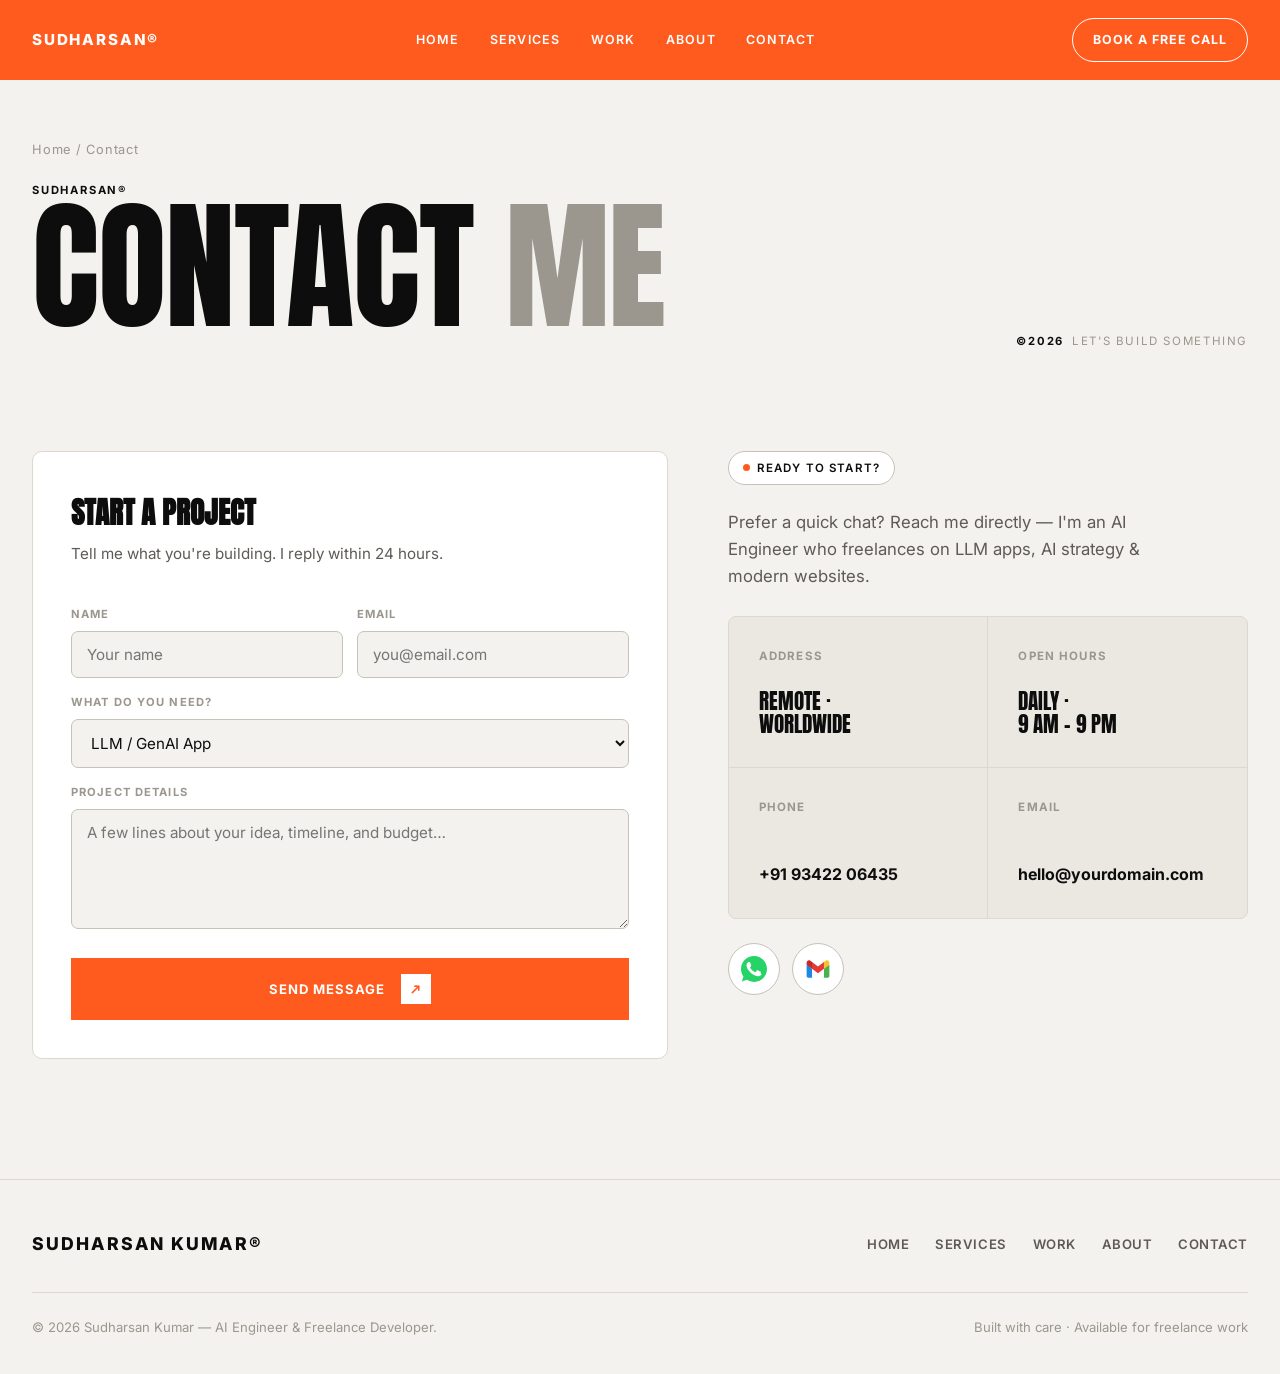
<file: contact.html>
<!doctype html>
<html lang="en">
<head>
  <meta charset="utf-8" />
  <meta name="viewport" content="width=device-width, initial-scale=1" />
  <title>Contact — Sudharsan Kumar® · AI Engineer</title>
  <meta name="description" content="Get in touch with Sudharsan Kumar — AI Engineer & freelance developer. Available for LLM/GenAI apps, AI consulting and web development." />
  <link rel="preconnect" href="https://fonts.googleapis.com" />
  <link rel="preconnect" href="https://fonts.gstatic.com" crossorigin />
  <link href="https://fonts.googleapis.com/css2?family=Anton&family=Inter:wght@400;500;600;700;800&display=swap" rel="stylesheet" />
  <link href="https://fonts.googleapis.com/css2?family=Material+Symbols+Rounded:opsz,wght,FILL,GRAD@20..48,400,0,0&display=swap" rel="stylesheet" />
  <link rel="stylesheet" href="style.css" />
  <style>
    .contact-page{padding:140px 0 40px}
    .contact-page .micro{color:var(--ink)}
    .contact-page h1{font-size:clamp(3rem,11vw,10rem)}
    .contact-page .meta-row{display:flex;justify-content:flex-end;gap:8px;align-items:baseline;color:var(--faint)}
    .contact-page .meta-row .scroll-tag{font-size:.72rem;letter-spacing:.14em;text-transform:uppercase}
    .crumbs{font-size:.8rem;letter-spacing:.06em;color:var(--faint);margin-bottom:16px}
    .crumbs a:hover{color:var(--orange)}
    /* layout: form left, info right */
    .c-layout{display:grid;grid-template-columns:1.1fr .9fr;gap:60px;align-items:start;margin-top:40px}
    .c-form{background:#fff;border:1px solid var(--line);border-radius:10px;padding:38px}
    .c-form h3{font-family:'Anton';text-transform:uppercase;font-size:1.8rem;margin-bottom:6px}
    .c-form .sub{color:var(--dim);margin-bottom:24px;font-size:.95rem}
    .c-form label{display:block;font-family:'Inter';font-weight:700;font-size:.7rem;letter-spacing:.1em;text-transform:uppercase;color:var(--faint);margin:16px 0 7px}
    .c-form input,.c-form textarea,.c-form select{width:100%;border:1px solid var(--line-2);border-radius:7px;padding:13px 15px;font-family:'Inter';font-size:.95rem;color:var(--ink);background:var(--bg)}
    .c-form input:focus,.c-form textarea:focus,.c-form select:focus{outline:none;border-color:var(--orange)}
    .c-form textarea{min-height:120px;resize:vertical}
    .c-form .frow{display:grid;grid-template-columns:1fr 1fr;gap:14px}
    .c-form .btn{margin-top:22px;width:100%;justify-content:center}
    .c-form .ok{display:none;text-align:center;padding:50px 10px}
    .c-form .ok .ic{width:70px;height:70px;border-radius:50%;background:var(--orange-soft);color:var(--orange);display:grid;place-items:center;margin:0 auto 16px}
    .c-form .ok .ic .msi{font-size:2.2rem}
    .c-form .ok h3{margin-bottom:8px}
    .c-form.sent form{display:none}
    .c-form.sent .ok{display:block}
    /* info column */
    .c-info .lead{color:var(--dim);font-size:1.05rem;max-width:420px;margin-bottom:26px}
    .contact-grid{display:grid;grid-template-columns:repeat(2,1fr);gap:1px;background:var(--line);border:1px solid var(--line);border-radius:8px;overflow:hidden}
    .c-socials{display:flex;gap:12px;margin-top:24px}
    .c-socials a{width:52px;height:52px;border:1px solid var(--line-2);border-radius:50%;background:#fff;display:grid;place-items:center;transition:.2s}
    .c-socials a:hover{border-color:var(--orange);transform:translateY(-3px);box-shadow:0 10px 22px rgba(0,0,0,.12)}
    .c-socials .brand-ico{width:26px;height:26px;display:block}
    @media(max-width:900px){.c-layout{grid-template-columns:1fr;gap:36px}}
    @media(max-width:560px){.c-form .frow{grid-template-columns:1fr}}
  </style>
</head>
<body>

  <!-- header (solid orange bar) -->
  <header class="bar">
    <div class="wrap nav">
      <a href="/" class="brand">Sudharsan®</a>
      <nav class="nav-links" id="navLinks">
        <a href="/">Home</a>
        <a href="/services">Services</a>
        <a href="/work">Work</a>
        <a href="/about">About</a>
        <a href="/contact">Contact</a>
      </nav>
      <div class="nav-right">
        <a href="#book" class="nav-call">Book a Free Call</a>
        <button class="menu-btn" id="menuBtn"><span class="msi">menu</span></button>
      </div>
    </div>
  </header>

  <!-- hero -->
  <section class="contact-page">
    <div class="wrap">
      <div class="crumbs"><a href="/">Home</a> / Contact</div>
      <span class="micro">Sudharsan®</span>
      <h1 class="display">CONTACT <span class="gray">ME</span></h1>
      <div class="meta-row"><span class="micro orange">©2026</span><span class="scroll-tag">Let's build something</span></div>
    </div>
  </section>

  <!-- contact layout -->
  <section class="pad" id="book" style="padding-top:20px">
    <div class="wrap">
      <div class="c-layout">

        <!-- form -->
        <div class="c-form reveal" id="cForm">
          <form id="contactForm">
            <h3>Start a project</h3>
            <p class="sub">Tell me what you're building. I reply within 24 hours.</p>
            <div class="frow">
              <div><label>Name</label><input type="text" required placeholder="Your name"></div>
              <div><label>Email</label><input type="email" required placeholder="you@email.com"></div>
            </div>
            <label>What do you need?</label>
            <select>
              <option>LLM / GenAI App</option>
              <option>AI Consulting &amp; Strategy</option>
              <option>Web Development</option>
              <option>AI Automation</option>
              <option>Something else</option>
            </select>
            <label>Project details</label>
            <textarea required placeholder="A few lines about your idea, timeline, and budget…"></textarea>
            <button type="submit" class="btn btn-orange">Send message <span class="ico"><span class="msi">north_east</span></span></button>
          </form>
          <div class="ok">
            <div class="ic"><span class="msi">check</span></div>
            <h3>Message sent!</h3>
            <p class="sub">Thanks — I'll get back to you within 24 hours.</p>
            <a class="btn btn-dark" href="/" style="justify-content:center">Back to home</a>
          </div>
        </div>

        <!-- info -->
        <div class="c-info reveal">
          <div class="sec-tag"><span class="pill"><span class="dot"></span> Ready to start?</span></div>
          <p class="lead" style="margin-top:14px">Prefer a quick chat? Reach me directly — I'm an AI Engineer who freelances on LLM apps, AI strategy &amp; modern websites.</p>
          <div class="contact-grid">
            <div class="cbox"><span class="lbl">Address</span><span class="val">Remote ·<br>Worldwide</span></div>
            <div class="cbox"><span class="lbl">Open Hours</span><span class="val">Daily ·<br>9 AM – 9 PM</span></div>
            <div class="cbox"><span class="lbl">Phone</span><a href="https://wa.me/919342206435" target="_blank" rel="noopener"><span class="val sm">+91 93422 06435</span></a></div>
            <div class="cbox"><span class="lbl">Email</span><a href="mailto:hello@yourdomain.com"><span class="val sm">hello@yourdomain.com</span></a></div>
          </div>
          <div class="c-socials">
            <a href="https://wa.me/919342206435" target="_blank" rel="noopener" aria-label="WhatsApp">
              <svg class="brand-ico" viewBox="0 0 32 32" xmlns="http://www.w3.org/2000/svg" aria-hidden="true">
                <path fill="#25d366" d="M16.004 0h-.008C7.174 0 0 7.176 0 16c0 3.5 1.13 6.744 3.05 9.38L1.054 31.3l6.124-1.958A15.9 15.9 0 0016.004 32C24.826 32 32 24.822 32 16S24.826 0 16.004 0z"/>
                <path fill="#fff" d="M25.314 22.594c-.386 1.09-1.918 1.994-3.14 2.258-.836.178-1.928.32-5.604-1.204-4.7-1.948-7.726-6.724-7.962-7.034-.226-.31-1.9-2.53-1.9-4.826s1.166-3.42 1.636-3.9c.386-.394.96-.574 1.51-.574.178 0 .338.01.482.016.434.018.652.044.938.728.356.86 1.226 2.99 1.33 3.21.106.222.212.522.062.832-.14.32-.264.454-.484.71-.22.256-.43.452-.65.726-.2.24-.426.498-.172.94.254.43 1.13 1.862 2.42 3.012 1.664 1.482 3.012 1.954 3.498 2.156.362.15.794.114 1.058-.168.336-.362.75-.964 1.172-1.556.3-.424.678-.476 1.074-.328.404.14 2.524 1.19 2.964 1.41.44.22.73.326.836.51.104.186.104 1.072-.282 2.162z"/>
              </svg>
            </a>
            <a href="mailto:hello@yourdomain.com" aria-label="Email">
              <svg class="brand-ico" viewBox="0 0 48 48" xmlns="http://www.w3.org/2000/svg" aria-hidden="true">
                <path fill="#4caf50" d="M45 16.2l-5 2.75-5 4.75L35 40h7c1.657 0 3-1.343 3-3V16.2z"/>
                <path fill="#1e88e5" d="M3 16.2l3.614 1.71L13 23.7V40H6c-1.657 0-3-1.343-3-3V16.2z"/>
                <path fill="#e53935" d="M35 11.2L24 19.45 13 11.2 12 17l1 6.7 11 8.25 11-8.25 1-6.7z"/>
                <path fill="#c62828" d="M3 12.298V16.2l10 7.5V11.2L9.876 8.859C9.132 8.301 8.228 8 7.298 8h0C4.924 8 3 9.924 3 12.298z"/>
                <path fill="#fbc02d" d="M45 12.298V16.2l-10 7.5V11.2l3.124-2.341C38.868 8.301 39.772 8 40.702 8h0C43.076 8 45 9.924 45 12.298z"/>
              </svg>
            </a>
          </div>
        </div>

      </div>
    </div>
  </section>

  <!-- footer -->
  <footer>
    <div class="wrap">
      <div class="foot">
        <a href="/" class="brand" style="font-size:1.1rem">Sudharsan Kumar®</a>
        <div class="foot-links">
          <a href="/">Home</a>
          <a href="/services">Services</a>
          <a href="/work">Work</a>
          <a href="/about">About</a>
          <a href="/contact">Contact</a>
        </div>
      </div>
      <div class="foot-bottom">
        <span>© <span id="year"></span> Sudharsan Kumar — AI Engineer &amp; Freelance Developer.</span>
        <span>Built with care · Available for freelance work</span>
      </div>
    </div>
  </footer>

  <script>
    document.getElementById('year').textContent = new Date().getFullYear();
    const mb=document.getElementById('menuBtn'), nl=document.getElementById('navLinks');
    mb.addEventListener('click',()=>nl.classList.toggle('open'));
    nl.querySelectorAll('a').forEach(a=>a.addEventListener('click',()=>nl.classList.remove('open')));

    // header: hide on scroll-down, reveal on scroll-up
    (function(){const hdr=document.querySelector('header');let lastY=scrollY;
      addEventListener('scroll',()=>{const y=scrollY;
        if(y>120 && y>lastY+4 && !nl.classList.contains('open'))hdr.classList.add('nav-hidden');
        else if(y<lastY-4 || y<=120)hdr.classList.remove('nav-hidden');
        lastY=y;},{passive:true});})();

    // form submit -> success state (demo, no backend)
    document.getElementById('contactForm').addEventListener('submit',e=>{
      e.preventDefault();
      document.getElementById('cForm').classList.add('sent');
    });

    // reveal on scroll
    const io=new IntersectionObserver(es=>es.forEach(e=>{e.target.classList.toggle('in',e.isIntersecting);}),{threshold:.12});
    document.querySelectorAll('.reveal').forEach((el,i)=>{el.style.transitionDelay=(i%3)*70+'ms';io.observe(el);});
  </script>
</body>
</html>
</file>
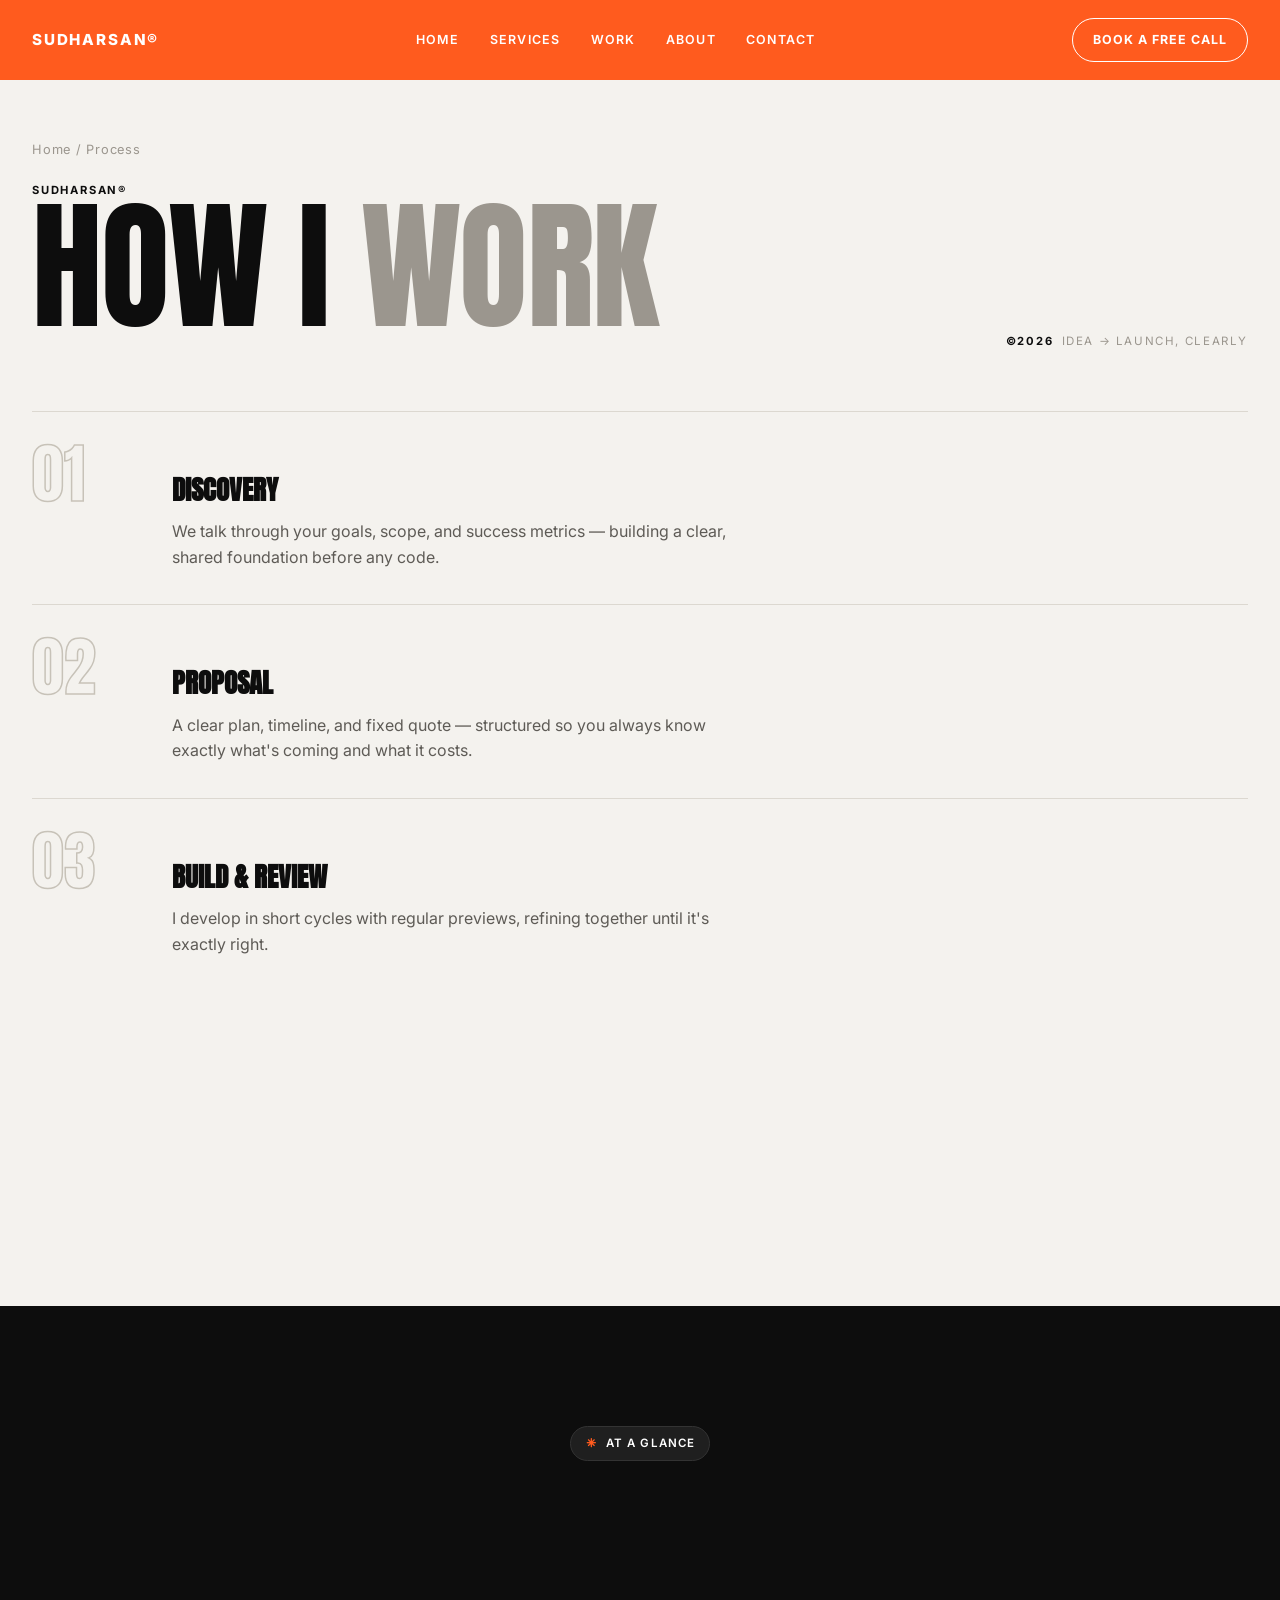
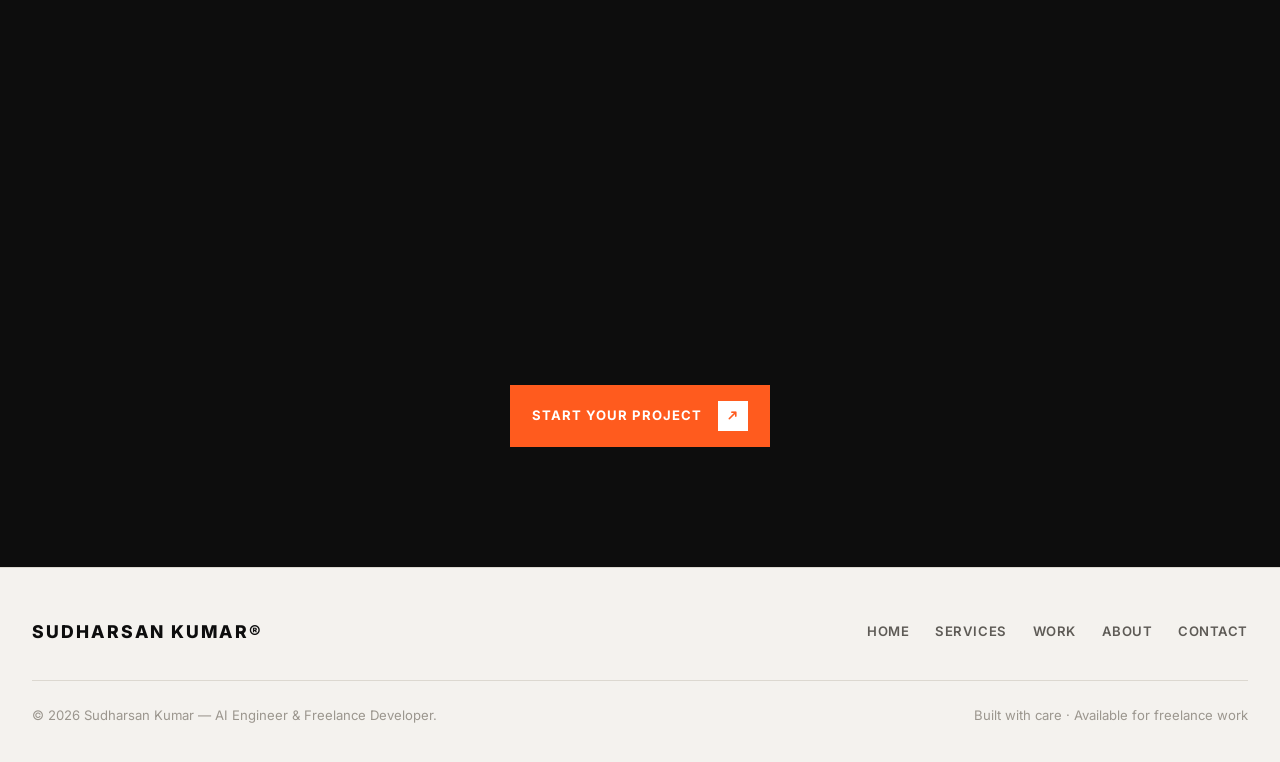
<file: process.html>
<!doctype html>
<html lang="en">
<head>
  <meta charset="utf-8" />
  <meta name="viewport" content="width=device-width, initial-scale=1" />
  <title>Process — Sudharsan Kumar® · AI Engineer</title>
  <meta name="description" content="How I work — a clear, low-friction process from discovery to launch." />
  <link rel="preconnect" href="https://fonts.googleapis.com" />
  <link rel="preconnect" href="https://fonts.gstatic.com" crossorigin />
  <link href="https://fonts.googleapis.com/css2?family=Anton&family=Inter:wght@400;500;600;700;800&display=swap" rel="stylesheet" />
  <link href="https://fonts.googleapis.com/css2?family=Material+Symbols+Rounded:opsz,wght,FILL,GRAD@20..48,400,0,0&display=swap" rel="stylesheet" />
  <link rel="stylesheet" href="style.css" />
  <style>
    .sub-hero{padding:140px 0 30px}
    .sub-hero .micro{color:var(--ink)}
    .sub-hero h1{font-size:clamp(3rem,11vw,10rem)}
    .sub-hero .meta-row{display:flex;justify-content:flex-end;gap:8px;align-items:baseline;color:var(--faint)}
    .sub-hero .meta-row .scroll-tag{font-size:.72rem;letter-spacing:.14em;text-transform:uppercase}
    .crumbs{font-size:.8rem;letter-spacing:.06em;color:var(--faint);margin-bottom:16px}
    .crumbs a:hover{color:var(--orange)}
    /* numbered step rows (in addition to the dark cards) */
    .step-rows{margin-top:10px}
    .steprow{display:grid;grid-template-columns:110px 1fr;gap:30px;align-items:baseline;padding:34px 0;border-top:1px solid var(--line)}
    .steprow:last-child{border-bottom:1px solid var(--line)}
    .steprow .sn{font-family:'Anton';font-size:clamp(2.4rem,5vw,4rem);color:transparent;-webkit-text-stroke:1.5px var(--line-2);line-height:.9}
    .steprow:hover .sn{-webkit-text-stroke-color:var(--orange);color:transparent}
    .steprow h3{font-family:'Anton';text-transform:uppercase;font-size:1.7rem;margin-bottom:8px}
    .steprow p{color:var(--dim);max-width:560px}
  </style>
</head>
<body>

  <!-- header (solid orange bar) -->
  <header class="bar">
    <div class="wrap nav">
      <a href="/" class="brand">Sudharsan®</a>
      <nav class="nav-links" id="navLinks">
        <a href="/">Home</a>
        <a href="/services">Services</a>
        <a href="/work">Work</a>
        <a href="/about">About</a>
        <a href="/contact">Contact</a>
      </nav>
      <div class="nav-right">
        <a href="/contact" class="nav-call">Book a Free Call</a>
        <button class="menu-btn" id="menuBtn"><span class="msi">menu</span></button>
      </div>
    </div>
  </header>

  <!-- hero -->
  <section class="sub-hero">
    <div class="wrap">
      <div class="crumbs"><a href="/">Home</a> / Process</div>
      <span class="micro">Sudharsan®</span>
      <h1 class="display">HOW I <span class="gray">WORK</span></h1>
      <div class="meta-row"><span class="micro orange">©2026</span><span class="scroll-tag">Idea → launch, clearly</span></div>
    </div>
  </section>

  <!-- step rows -->
  <section class="pad" style="padding-top:20px">
    <div class="wrap">
      <div class="step-rows">
        <div class="steprow reveal"><div class="sn">01</div><div><h3>Discovery</h3><p>We talk through your goals, scope, and success metrics — building a clear, shared foundation before any code.</p></div></div>
        <div class="steprow reveal"><div class="sn">02</div><div><h3>Proposal</h3><p>A clear plan, timeline, and fixed quote — structured so you always know exactly what's coming and what it costs.</p></div></div>
        <div class="steprow reveal"><div class="sn">03</div><div><h3>Build &amp; Review</h3><p>I develop in short cycles with regular previews, refining together until it's exactly right.</p></div></div>
        <div class="steprow reveal"><div class="sn">04</div><div><h3>Launch</h3><p>We ship it live, with handover, documentation, and ongoing support whenever you need it.</p></div></div>
      </div>
    </div>
  </section>

  <!-- dark cards -->
  <section class="pad process">
    <div class="wrap">
      <div class="sec-head">
        <div class="sec-tag" style="justify-content:center"><span class="pill"><span class="ast"><span class="msi">asterisk</span></span> At a glance</span></div>
        <h2 class="reveal">A PROCESS <span class="g">THAT WORKS</span></h2>
      </div>
      <div class="proc-cards">
        <div class="pcard reveal"><div class="ic"><span class="msi">asterisk</span></div><h4>Discovery</h4><p>Understanding your goals, scope, and success metrics through research and a clear foundation.</p></div>
        <div class="pcard reveal"><div class="ic"><span class="msi">asterisk</span></div><h4>Proposal</h4><p>A clear plan, timeline, and fixed quote — structured so you know exactly what's coming.</p></div>
        <div class="pcard reveal"><div class="ic"><span class="msi">asterisk</span></div><h4>Build &amp; Review</h4><p>Developing in short cycles with regular previews, refining together until it's exactly right.</p></div>
        <div class="pcard reveal"><div class="ic"><span class="msi">asterisk</span></div><h4>Launch</h4><p>Shipping it live with handover, documentation, and ongoing support when you need it.</p></div>
      </div>
      <div style="text-align:center;margin-top:50px"><a class="btn btn-orange" href="/contact">Start your project <span class="ico"><span class="msi">north_east</span></span></a></div>
    </div>
  </section>

  <!-- footer -->
  <footer>
    <div class="wrap">
      <div class="foot">
        <a href="/" class="brand" style="font-size:1.1rem">Sudharsan Kumar®</a>
        <div class="foot-links">
          <a href="/">Home</a>
          <a href="/services">Services</a>
          <a href="/work">Work</a>
          <a href="/about">About</a>
          <a href="/contact">Contact</a>
        </div>
      </div>
      <div class="foot-bottom">
        <span>© <span id="year"></span> Sudharsan Kumar — AI Engineer &amp; Freelance Developer.</span>
        <span>Built with care · Available for freelance work</span>
      </div>
    </div>
  </footer>

  <script>
    document.getElementById('year').textContent = new Date().getFullYear();
    const mb=document.getElementById('menuBtn'), nl=document.getElementById('navLinks');
    mb.addEventListener('click',()=>nl.classList.toggle('open'));
    nl.querySelectorAll('a').forEach(a=>a.addEventListener('click',()=>nl.classList.remove('open')));

    // header: hide on scroll-down, reveal on scroll-up
    (function(){const hdr=document.querySelector('header');let lastY=scrollY;
      addEventListener('scroll',()=>{const y=scrollY;
        if(y>120 && y>lastY+4 && !nl.classList.contains('open'))hdr.classList.add('nav-hidden');
        else if(y<lastY-4 || y<=120)hdr.classList.remove('nav-hidden');
        lastY=y;},{passive:true});})();
    const io=new IntersectionObserver(es=>es.forEach(e=>{e.target.classList.toggle('in',e.isIntersecting);}),{threshold:.12});
    document.querySelectorAll('.reveal').forEach((el,i)=>{el.style.transitionDelay=(i%3)*70+'ms';io.observe(el);});
  </script>
</body>
</html>
</file>
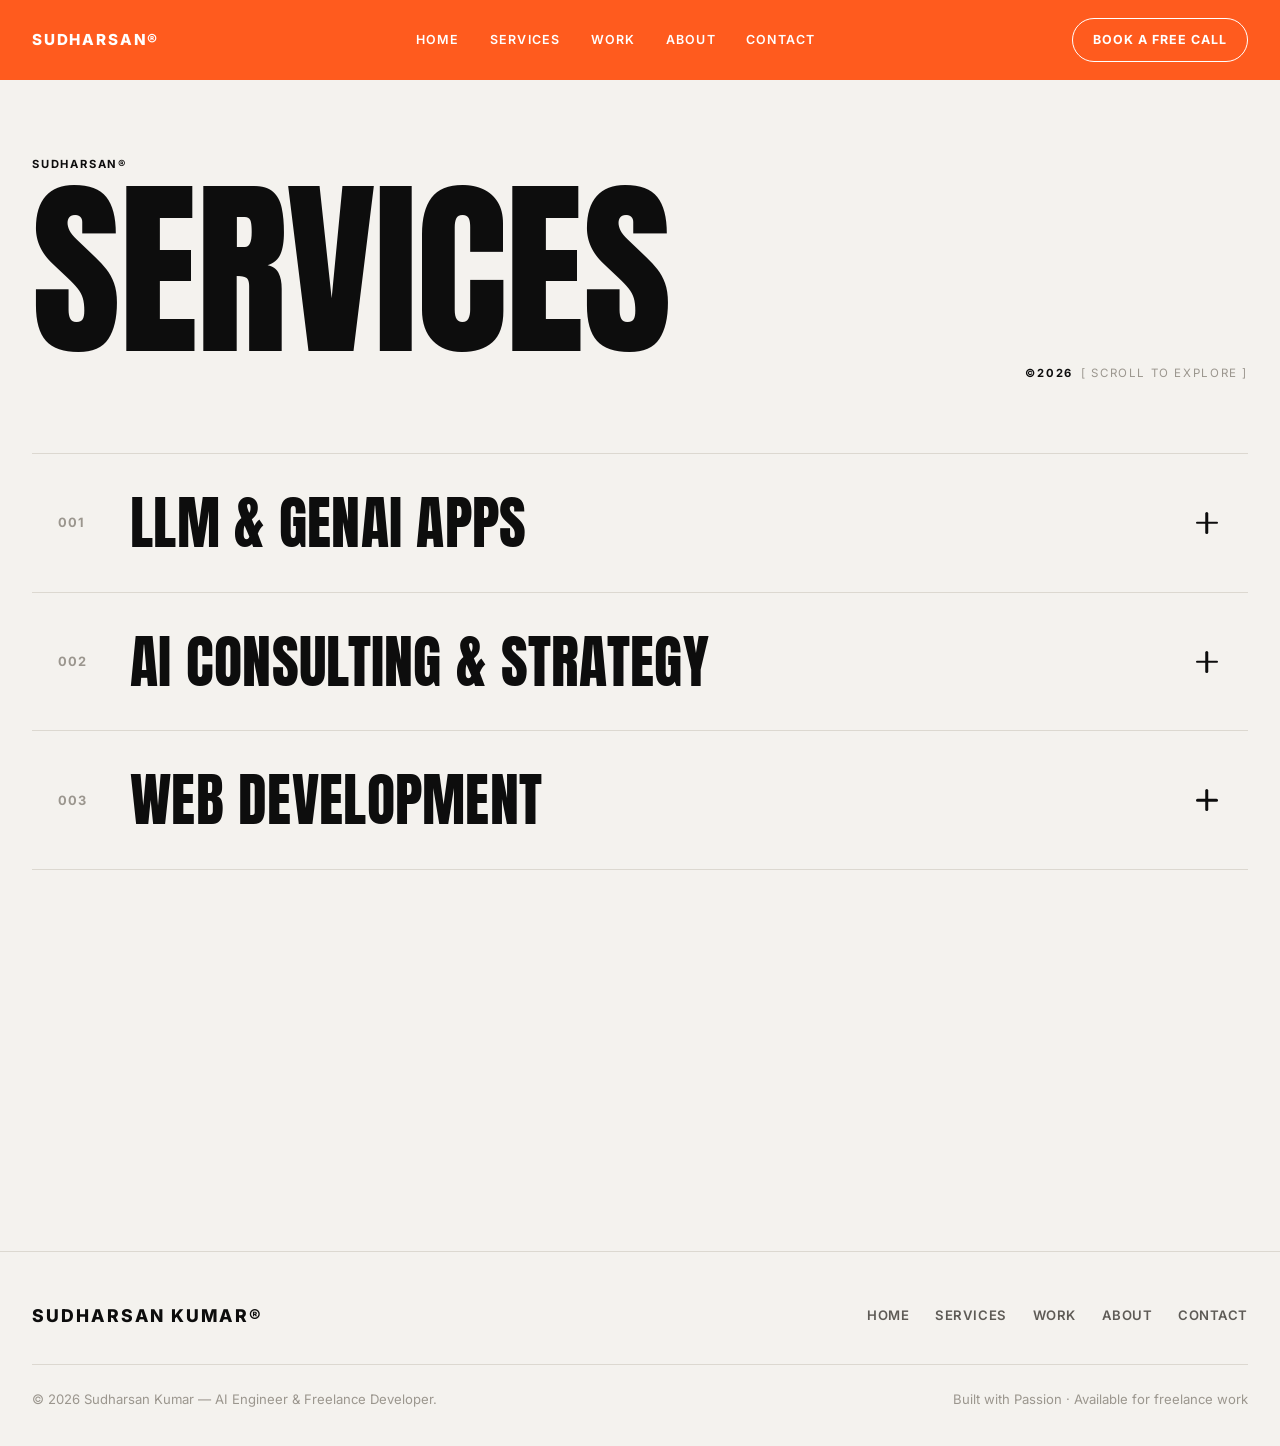
<file: services.html>
<!doctype html>
<html lang="en">
<head>
  <meta charset="utf-8" />
  <meta name="viewport" content="width=device-width, initial-scale=1" />
  <title>Services — Sudharsan Kumar® · AI Engineer</title>
  <meta name="description" content="Services by Sudharsan Kumar — LLM/GenAI apps, AI consulting & strategy, and web development." />
  <link rel="preconnect" href="https://fonts.googleapis.com" />
  <link rel="preconnect" href="https://fonts.gstatic.com" crossorigin />
  <link href="https://fonts.googleapis.com/css2?family=Anton&family=Inter:wght@400;500;600;700;800&display=swap" rel="stylesheet" />
  <link href="https://fonts.googleapis.com/css2?family=Material+Symbols+Rounded:opsz,wght,FILL,GRAD@20..48,400,0,0&display=swap" rel="stylesheet" />
  <link rel="stylesheet" href="style.css" />
</head>
<body>

  <!-- header (solid orange bar) -->
  <header class="bar">
    <div class="wrap nav">
      <a href="/" class="brand">Sudharsan®</a>
      <nav class="nav-links" id="navLinks">
        <a href="/">Home</a>
        <a href="/services">Services</a>
        <a href="/work">Work</a>
        <a href="/about">About</a>
        <a href="/contact">Contact</a>
      </nav>
      <div class="nav-right">
        <a href="/contact" class="nav-call">Book a Free Call</a>
        <button class="menu-btn" id="menuBtn"><span class="msi">menu</span></button>
      </div>
    </div>
  </header>

  <!-- hero -->
  <section class="svc-page-hero">
    <div class="wrap">
      <span class="micro">Sudharsan®</span>
      <h1 class="display">SERVICES</h1>
      <div class="meta-row"><span class="micro orange">©2026</span><span class="scroll-tag">[ Scroll to explore ]</span></div>
    </div>
  </section>

  <!-- service rows -->
  <section class="pad" style="padding-top:30px">
    <div class="wrap">
      <div class="svc-acc">

        <div class="acc-item rise">
          <button class="acc-bar" aria-expanded="false">
            <span class="acc-n">001</span>
            <span class="acc-ttl">LLM &amp; GenAI Apps</span>
            <span class="acc-ico"><span></span><span></span></span>
          </button>
          <div class="acc-panel">
            <div class="acc-inner">
              <p class="acc-desc">Production-ready AI features powered by modern large language models — built to ship, grounded, and measurable.</p>
              <div class="acc-subs">
                <span><i>+</i> RAG Chatbots</span>
                <span><i>+</i> AI Agents</span>
                <span><i>+</i> Document Q&amp;A</span>
                <span><i>+</i> Claude / GPT API</span>
              </div>
            </div>
          </div>
        </div>

        <div class="acc-item rise">
          <button class="acc-bar" aria-expanded="false">
            <span class="acc-n">002</span>
            <span class="acc-ttl">AI Consulting &amp; Strategy</span>
            <span class="acc-ico"><span></span><span></span></span>
          </button>
          <div class="acc-panel">
            <div class="acc-inner">
              <p class="acc-desc">Helping teams adopt AI the right way — practical, measurable, and built to last, from first idea to working proof.</p>
              <div class="acc-subs">
                <span><i>+</i> Use-case Discovery</span>
                <span><i>+</i> Architecture</span>
                <span><i>+</i> Proof-of-Concepts</span>
                <span><i>+</i> Cost &amp; Quality Tuning</span>
              </div>
            </div>
          </div>
        </div>

        <div class="acc-item rise">
          <button class="acc-bar" aria-expanded="false">
            <span class="acc-n">003</span>
            <span class="acc-ttl">Web Development</span>
            <span class="acc-ico"><span></span><span></span></span>
          </button>
          <div class="acc-panel">
            <div class="acc-inner">
              <p class="acc-desc">Fast, responsive websites, stores &amp; apps — from landing pages to full SaaS products. Six things I build:</p>
              <div class="acc-subs">
                <span><i>+</i> Business Websites</span>
                <span><i>+</i> E-commerce Stores</span>
                <span><i>+</i> SaaS MVPs</span>
                <span><i>+</i> API Dev &amp; Integration</span>
                <span><i>+</i> Admin Dashboards</span>
                <span><i>+</i> AI Integration</span>
              </div>
            </div>
          </div>
        </div>

        <div class="acc-item rise">
          <button class="acc-bar" aria-expanded="false">
            <span class="acc-n">004</span>
            <span class="acc-ttl">AI Automation</span>
            <span class="acc-ico"><span></span><span></span></span>
          </button>
          <div class="acc-panel">
            <div class="acc-inner">
              <p class="acc-desc">Automating repetitive work with document intelligence, pipelines and smart integrations that save real hours.</p>
              <div class="acc-subs">
                <span><i>+</i> OCR &amp; Extraction</span>
                <span><i>+</i> Workflow Automation</span>
                <span><i>+</i> Data Pipelines</span>
                <span><i>+</i> API Integration</span>
              </div>
            </div>
          </div>
        </div>

      </div>

      <!-- CTA back to work / contact -->
      <div class="rise" style="text-align:center;margin-top:60px">
        <a class="btn btn-orange" href="/contact">Book a call <span class="ico"><span class="msi">north_east</span></span></a>
      </div>
    </div>
  </section>

  <!-- footer -->
  <footer>
    <div class="wrap">
      <div class="foot">
        <a href="/" class="brand" style="font-size:1.1rem">Sudharsan Kumar®</a>
        <div class="foot-links">
          <a href="/">Home</a>
          <a href="/services">Services</a>
          <a href="/work">Work</a>
          <a href="/about">About</a>
          <a href="/contact">Contact</a>
        </div>
      </div>
      <div class="foot-bottom">
        <span>© <span id="year"></span> Sudharsan Kumar — AI Engineer &amp; Freelance Developer.</span>
        <span>Built with Passion · Available for freelance work</span>
      </div>
    </div>
  </footer>

  <script>
    document.getElementById('year').textContent = new Date().getFullYear();
    const mb=document.getElementById('menuBtn'), nl=document.getElementById('navLinks');
    mb.addEventListener('click',()=>nl.classList.toggle('open'));
    nl.querySelectorAll('a').forEach(a=>a.addEventListener('click',()=>nl.classList.remove('open')));

    // header: hide on scroll-down, reveal on scroll-up
    (function(){const hdr=document.querySelector('header');let lastY=scrollY;
      addEventListener('scroll',()=>{const y=scrollY;
        if(y>120 && y>lastY+4 && !nl.classList.contains('open'))hdr.classList.add('nav-hidden');
        else if(y<lastY-4 || y<=120)hdr.classList.remove('nav-hidden');
        lastY=y;},{passive:true});})();

    // one-by-one reveal as each row scrolls into view
    const rows=[...document.querySelectorAll('.rise')];
    const io=new IntersectionObserver(es=>es.forEach(e=>{
      const i=rows.indexOf(e.target);
      e.target.style.transitionDelay=(e.isIntersecting && i>=0?(i%2)*0.12:0)+'s';
      e.target.classList.toggle('in',e.isIntersecting);
    }),{threshold:.2});
    rows.forEach(r=>io.observe(r));

    // ===== services accordion: hover to open (desktop), tap to toggle (touch) =====
    const items=[...document.querySelectorAll('.acc-item')];
    const open =it=>{items.forEach(x=>x.classList.toggle('open',x===it));
      items.forEach(x=>x.querySelector('.acc-bar').setAttribute('aria-expanded',x===it));};
    const closeAll=()=>{items.forEach(x=>{x.classList.remove('open');
      x.querySelector('.acc-bar').setAttribute('aria-expanded','false');});};

    const hoverCapable=matchMedia('(hover:hover) and (pointer:fine)').matches;
    if(hoverCapable){
      items.forEach(it=>{
        it.addEventListener('pointerenter',()=>open(it));
      });
      // close when the pointer leaves the whole list
      document.querySelector('.svc-acc').addEventListener('pointerleave',closeAll);
    }
    // click/tap always toggles (works on touch + as a fallback)
    items.forEach(it=>{
      it.querySelector('.acc-bar').addEventListener('click',()=>{
        it.classList.contains('open') ? closeAll() : open(it);
      });
    });
  </script>
</body>
</html>
</file>
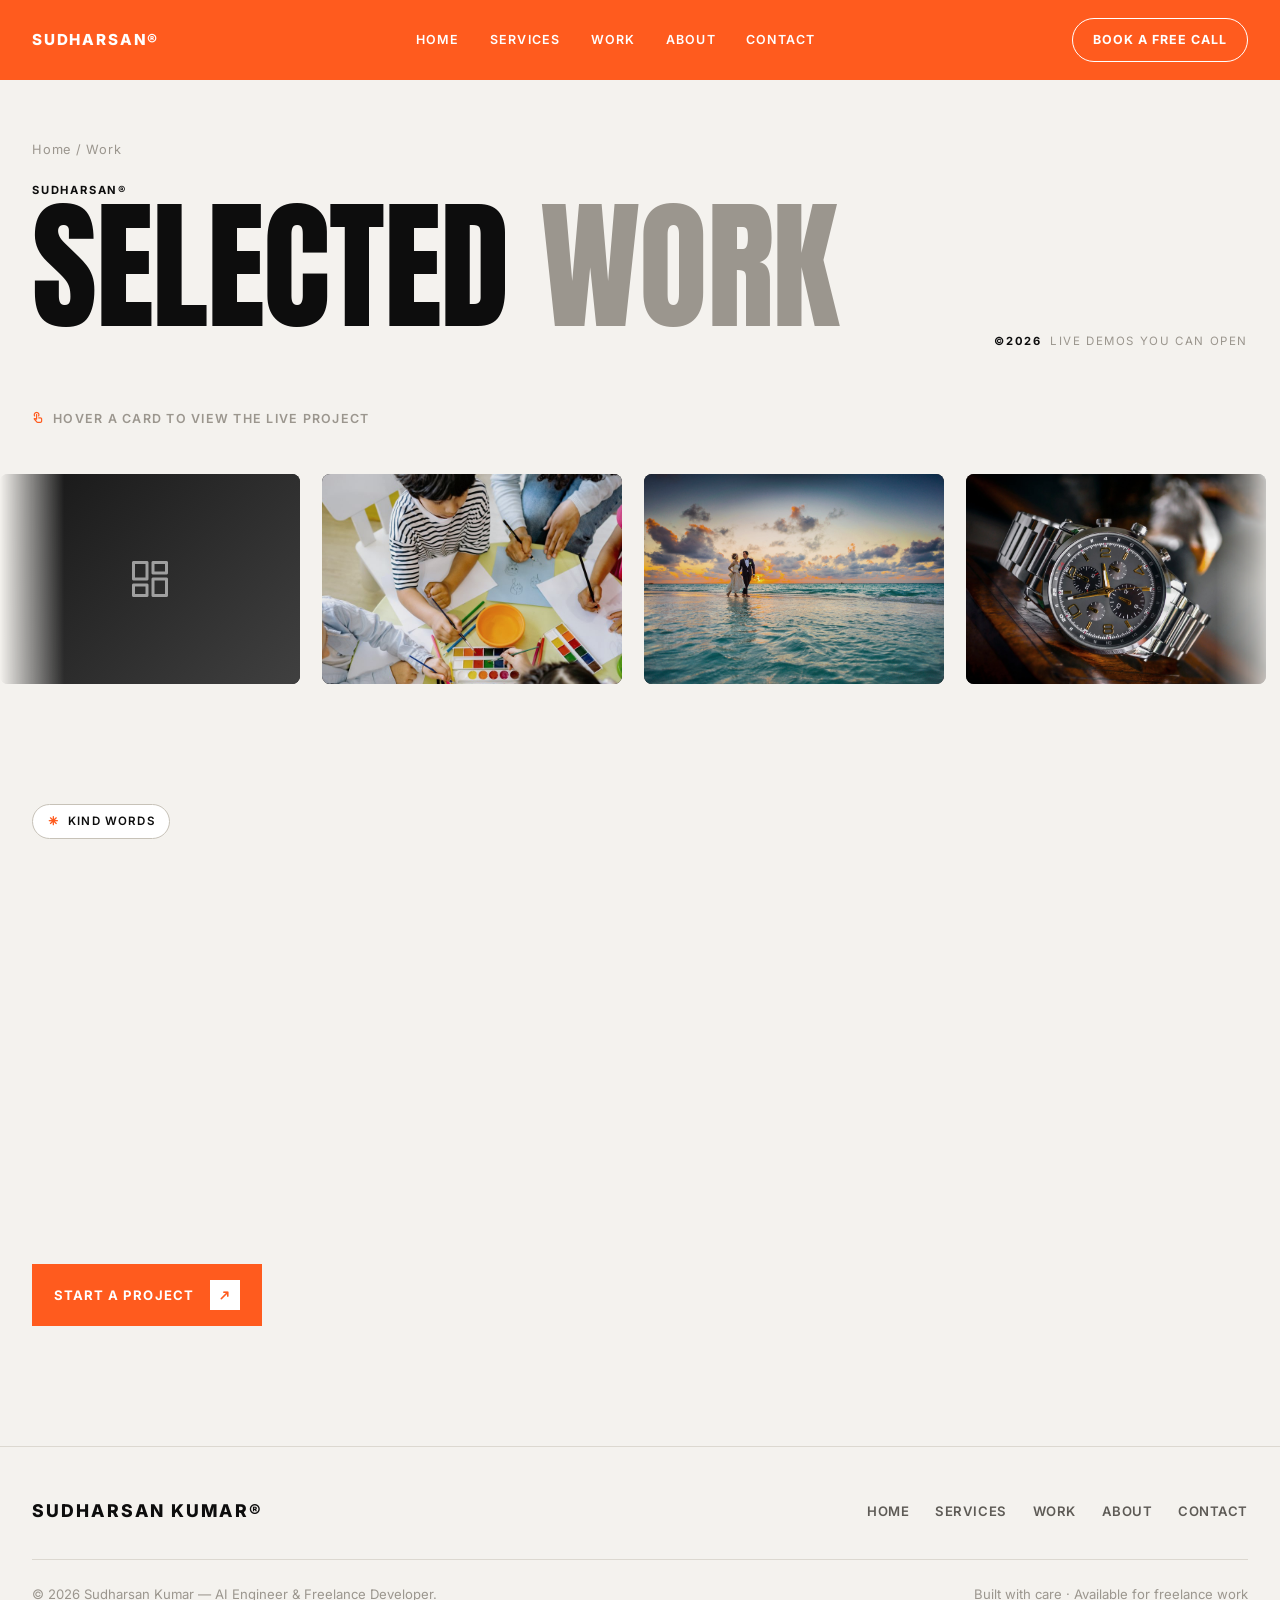
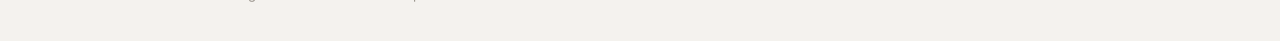
<file: work.html>
<!doctype html>
<html lang="en">
<head>
  <meta charset="utf-8" />
  <meta name="viewport" content="width=device-width, initial-scale=1" />
  <title>Work — Sudharsan Kumar® · AI Engineer</title>
  <meta name="description" content="Selected work by Sudharsan Kumar — live demos across AI apps, school sites, photography, e-commerce and hospitality." />
  <link rel="preconnect" href="https://fonts.googleapis.com" />
  <link rel="preconnect" href="https://fonts.gstatic.com" crossorigin />
  <link href="https://fonts.googleapis.com/css2?family=Anton&family=Inter:wght@400;500;600;700;800&display=swap" rel="stylesheet" />
  <link href="https://fonts.googleapis.com/css2?family=Material+Symbols+Rounded:opsz,wght,FILL,GRAD@20..48,400,0,0&display=swap" rel="stylesheet" />
  <link rel="stylesheet" href="style.css" />
  <style>
    .sub-hero{padding:140px 0 30px}
    .sub-hero .micro{color:var(--ink)}
    .sub-hero h1{font-size:clamp(3rem,11vw,10rem)}
    .sub-hero .meta-row{display:flex;justify-content:flex-end;gap:8px;align-items:baseline;color:var(--faint)}
    .sub-hero .meta-row .scroll-tag{font-size:.72rem;letter-spacing:.14em;text-transform:uppercase}
    .crumbs{font-size:.8rem;letter-spacing:.06em;color:var(--faint);margin-bottom:16px}
    .crumbs a:hover{color:var(--orange)}
  </style>
</head>
<body>

  <!-- header (solid orange bar) -->
  <header class="bar">
    <div class="wrap nav">
      <a href="/" class="brand">Sudharsan®</a>
      <nav class="nav-links" id="navLinks">
        <a href="/">Home</a>
        <a href="/services">Services</a>
        <a href="/work">Work</a>
        <a href="/about">About</a>
        <a href="/contact">Contact</a>
      </nav>
      <div class="nav-right">
        <a href="/contact" class="nav-call">Book a Free Call</a>
        <button class="menu-btn" id="menuBtn"><span class="msi">menu</span></button>
      </div>
    </div>
  </header>

  <!-- hero -->
  <section class="sub-hero">
    <div class="wrap">
      <div class="crumbs"><a href="/">Home</a> / Work</div>
      <span class="micro">Sudharsan®</span>
      <h1 class="display">SELECTED <span class="gray">WORK</span></h1>
      <div class="meta-row"><span class="micro orange">©2026</span><span class="scroll-tag">Live demos you can open</span></div>
    </div>
  </section>

  <!-- work marquee -->
  <section class="pad" style="padding-top:20px">
    <div class="wrap">
      <div class="work-hint reveal"><span class="msi">touch_app</span> Hover a card to view the live project</div>
    </div>
    <div class="work-marquee">
      <div class="work-grid" id="workGrid">
        <a class="proj" href="/demos/school-portal/" target="_blank" rel="noopener">
          <div class="proj-fallback" style="background:linear-gradient(135deg,#161616,#404040)"><span class="msi">dashboard</span></div>
          <span class="viewp">View Project <span class="msi">north_east</span></span>
        </a>
        <a class="proj" href="/demos/colegio-santa-lucia/" target="_blank" rel="noopener">
          <img src="assets/school-site.jpg" alt="School / College Website" loading="lazy">
          <span class="viewp">View Project <span class="msi">north_east</span></span>
        </a>
        <a class="proj" href="/demos/photography/" target="_blank" rel="noopener">
          <img src="assets/photography.jpg" alt="Photography Studio Site" loading="lazy">
          <span class="viewp">View Project <span class="msi">north_east</span></span>
        </a>
        <a class="proj" href="/demos/watches/" target="_blank" rel="noopener">
          <img src="assets/watches.jpg" alt="Luxury Watch Store" loading="lazy">
          <span class="viewp">View Project <span class="msi">north_east</span></span>
        </a>
        <a class="proj proj-wide" href="/demos/restaurant/" target="_blank" rel="noopener">
          <img src="assets/restaurant.jpg" alt="Fine Dining Restaurant" loading="lazy">
          <span class="viewp">View Project <span class="msi">north_east</span></span>
        </a>
      </div>
    </div>
  </section>

  <!-- testimonials -->
  <section class="pad" style="padding-top:0">
    <div class="wrap">
      <div class="sec-tag reveal"><span class="pill"><span class="ast"><span class="msi">asterisk</span></span> Kind words</span></div>
      <h2 class="display reveal" style="font-size:clamp(2.2rem,5vw,4rem)">WHAT CLIENTS <span class="gray">SAY</span></h2>
      <div class="tgrid">
        <div class="tcard reveal">
          <div class="stars"><span class="msi">star</span><span class="msi">star</span><span class="msi">star</span><span class="msi">star</span><span class="msi">star</span></div>
          <p class="quote">"Sudharsan delivered our AI assistant ahead of schedule and explained every decision clearly. Genuinely a pleasure to work with."</p>
          <div class="tperson"><div class="avatar">A</div><div><strong>Aarav Mehta</strong><span>Founder, Startup</span></div></div>
        </div>
        <div class="tcard reveal">
          <div class="stars"><span class="msi">star</span><span class="msi">star</span><span class="msi">star</span><span class="msi">star</span><span class="msi">star</span></div>
          <p class="quote">"He took our vague idea and turned it into a working product. The website is fast and our customers love it."</p>
          <div class="tperson"><div class="avatar">P</div><div><strong>Priya Nair</strong><span>Owner, Photography Studio</span></div></div>
        </div>
        <div class="tcard reveal">
          <div class="stars"><span class="msi">star</span><span class="msi">star</span><span class="msi">star</span><span class="msi">star</span><span class="msi">star</span></div>
          <p class="quote">"Deep AI knowledge paired with practical engineering. Our document pipeline now runs itself. Highly recommend."</p>
          <div class="tperson"><div class="avatar">R</div><div><strong>Rahul Verma</strong><span>Ops Lead, SME</span></div></div>
        </div>
      </div>
      <div style="margin-top:46px"><a class="btn btn-orange" href="/contact">Start a project <span class="ico"><span class="msi">north_east</span></span></a></div>
    </div>
  </section>

  <!-- footer -->
  <footer>
    <div class="wrap">
      <div class="foot">
        <a href="/" class="brand" style="font-size:1.1rem">Sudharsan Kumar®</a>
        <div class="foot-links">
          <a href="/">Home</a>
          <a href="/services">Services</a>
          <a href="/work">Work</a>
          <a href="/about">About</a>
          <a href="/contact">Contact</a>
        </div>
      </div>
      <div class="foot-bottom">
        <span>© <span id="year"></span> Sudharsan Kumar — AI Engineer &amp; Freelance Developer.</span>
        <span>Built with care · Available for freelance work</span>
      </div>
    </div>
  </footer>

  <script>
    document.getElementById('year').textContent = new Date().getFullYear();
    const mb=document.getElementById('menuBtn'), nl=document.getElementById('navLinks');
    mb.addEventListener('click',()=>nl.classList.toggle('open'));
    nl.querySelectorAll('a').forEach(a=>a.addEventListener('click',()=>nl.classList.remove('open')));

    // header: hide on scroll-down, reveal on scroll-up
    (function(){const hdr=document.querySelector('header');let lastY=scrollY;
      addEventListener('scroll',()=>{const y=scrollY;
        if(y>120 && y>lastY+4 && !nl.classList.contains('open'))hdr.classList.add('nav-hidden');
        else if(y<lastY-4 || y<=120)hdr.classList.remove('nav-hidden');
        lastY=y;},{passive:true});})();
    // marquee: duplicate cards for seamless loop
    const grid=document.getElementById('workGrid'); if(grid)grid.innerHTML+=grid.innerHTML;
    // reveal
    const io=new IntersectionObserver(es=>es.forEach(e=>{e.target.classList.toggle('in',e.isIntersecting);}),{threshold:.12});
    document.querySelectorAll('.reveal').forEach((el,i)=>{el.style.transitionDelay=(i%3)*70+'ms';io.observe(el);});
  </script>
</body>
</html>
</file>
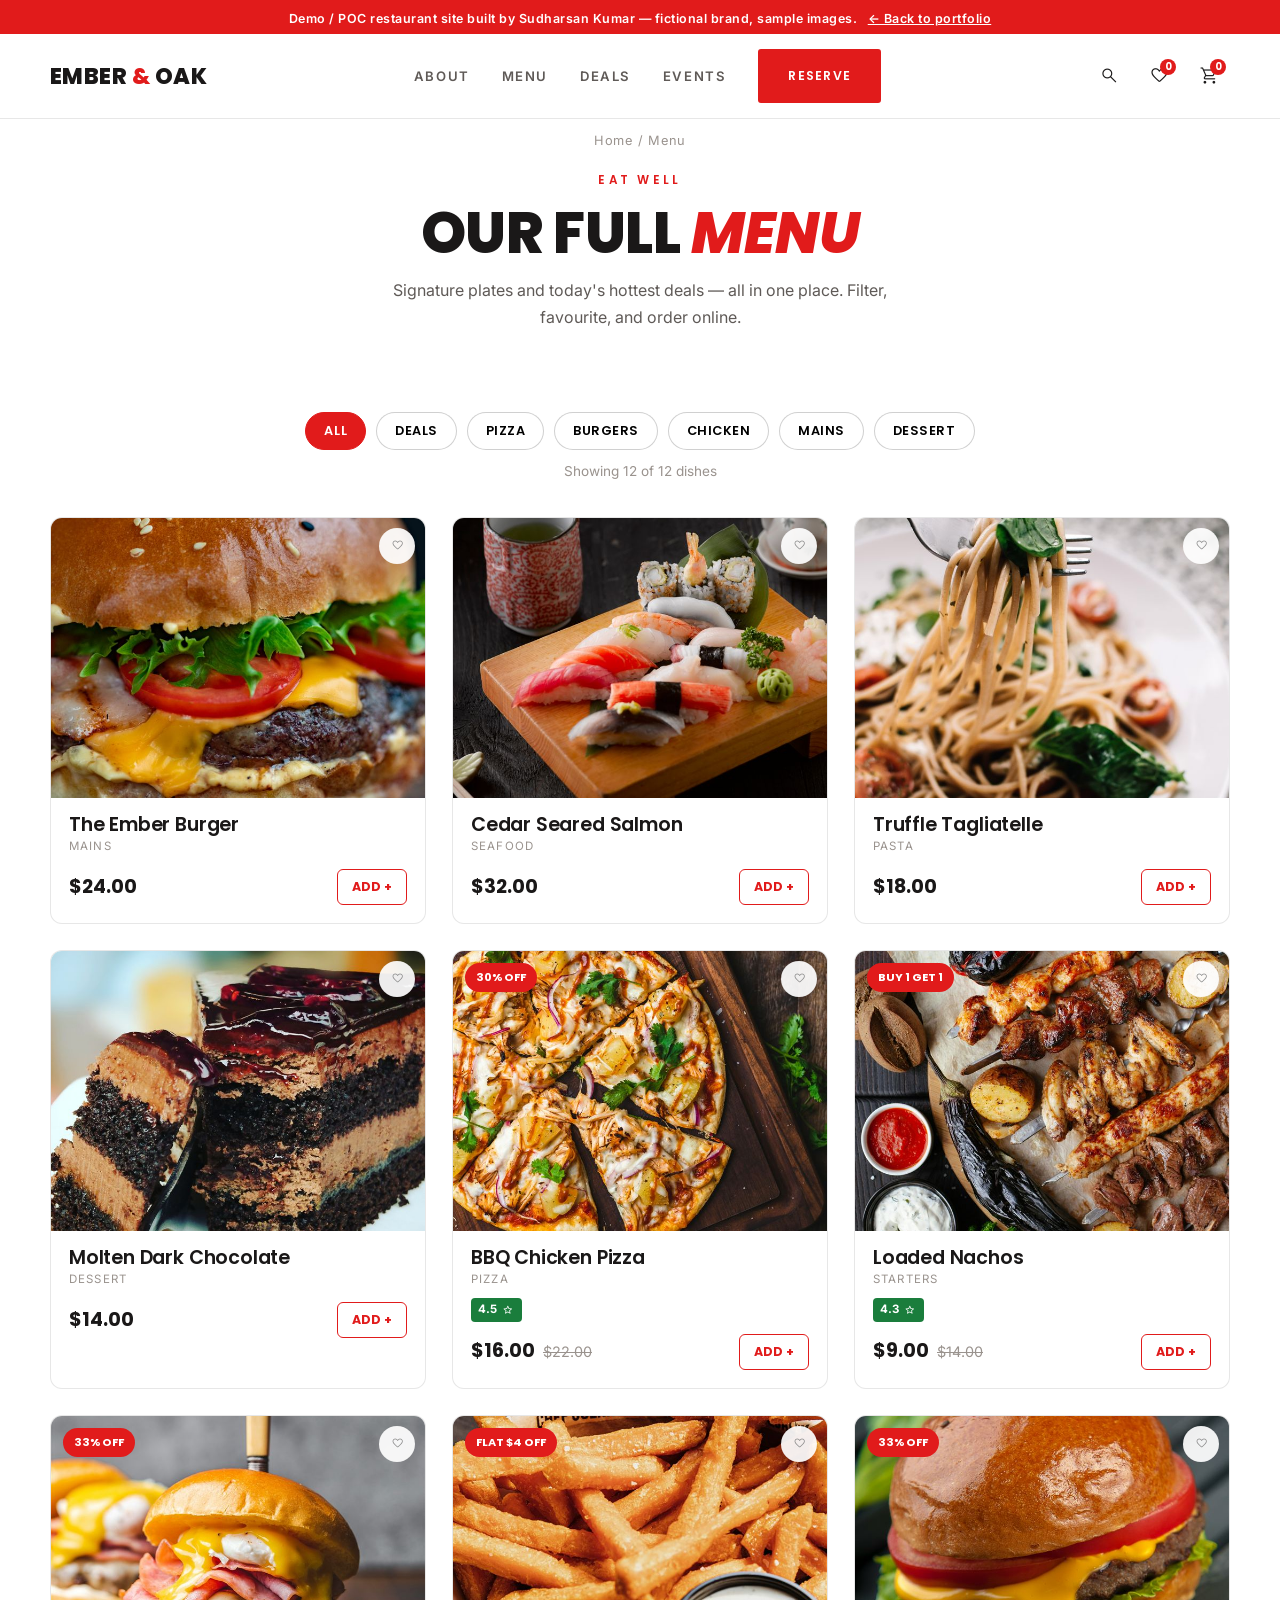
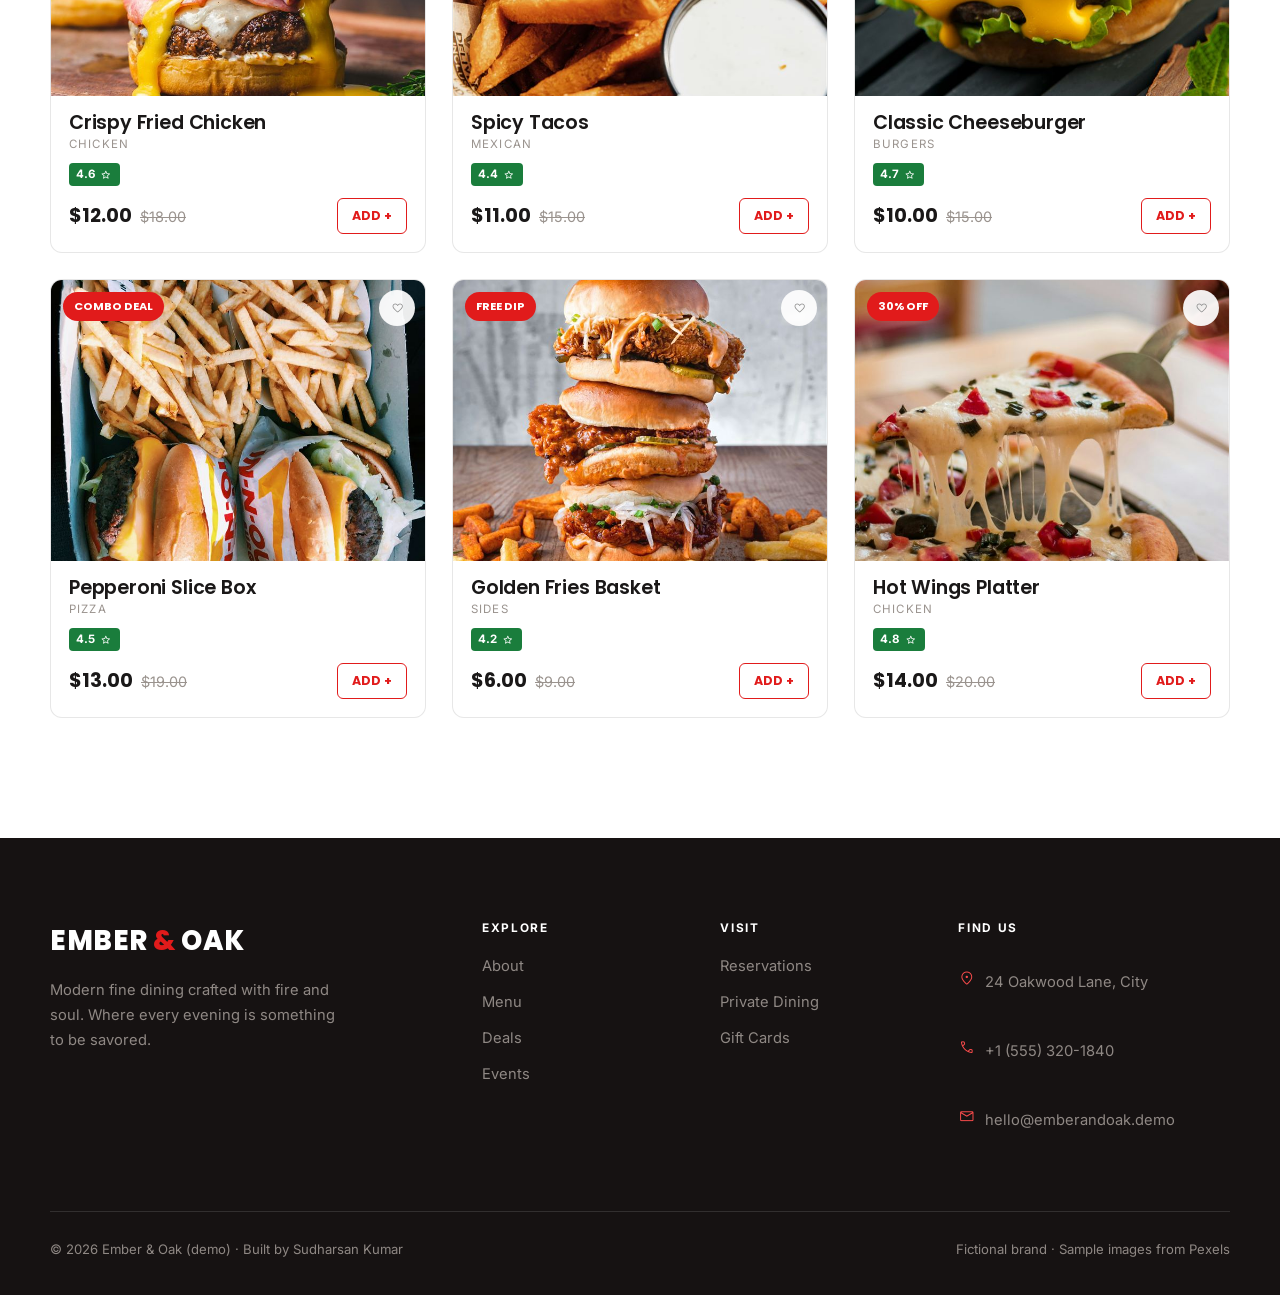
<file: demos/restaurant/menu.html>
<!doctype html>
<html lang="en">
<head>
  <meta charset="utf-8" />
  <meta name="viewport" content="width=device-width, initial-scale=1" />
  <title>Menu — Ember &amp; Oak</title>
  <meta name="description" content="The full Ember & Oak menu — signature plates and today's hottest deals. Order online." />
  <link rel="preconnect" href="https://fonts.googleapis.com" />
  <link rel="preconnect" href="https://fonts.gstatic.com" crossorigin />
  <link href="https://fonts.googleapis.com/css2?family=Poppins:wght@400;500;600;700;800&family=Inter:wght@300;400;500;600&display=swap" rel="stylesheet" />
  <link href="https://fonts.googleapis.com/css2?family=Material+Symbols+Rounded:opsz,wght,FILL,GRAD@20..48,300,0,0&display=swap" rel="stylesheet" />
  <link rel="stylesheet" href="style.css" />
</head>
<body>

  <div class="demo-banner">
    Demo / POC restaurant site built by Sudharsan Kumar — fictional brand, sample images. &nbsp;
    <a href="../../index.html">← Back to portfolio</a>
  </div>

  <!-- nav -->
  <header id="header" class="solid-bar">
    <div class="wrap nav">
      <a href="index.html" class="brand">Ember <span class="amp">&amp;</span> Oak</a>
      <nav class="nav-links" id="navLinks">
        <a class="link" href="index.html#about">About</a>
        <a class="link" href="menu.html">Menu</a>
        <a class="link" href="index.html#deals">Deals</a>
        <a class="link" href="index.html#events">Events</a>
        <a class="btn btn-ember" href="#book">Reserve</a>
      </nav>
      <div class="nav-actions">
        <button class="nav-ic" id="searchBtn" aria-label="Search"><span class="msi">search</span></button>
        <button class="nav-ic" id="favBtn" aria-label="Favourites"><span class="msi">favorite</span><span class="ic-badge" id="favBadge" hidden>0</span></button>
        <button class="nav-ic" id="cartBtn" aria-label="Cart"><span class="msi">shopping_cart</span><span class="ic-badge" id="cartBadge" hidden>0</span></button>
        <button class="menu-btn" id="menuBtn" aria-label="Menu"><span class="msi">menu</span></button>
      </div>
    </div>
  </header>

  <!-- search overlay -->
  <div class="search-panel" id="searchPanel">
    <div class="wrap search-inner">
      <div class="search-box">
        <span class="msi">search</span>
        <input type="text" id="searchInput" placeholder="Search for dishes — pizza, burger, momo…" autocomplete="off">
        <button class="nav-ic" id="searchClose"><span class="msi">close</span></button>
      </div>
      <div class="search-results" id="searchResults"></div>
    </div>
  </div>

  <div class="backdrop" id="backdrop"></div>

  <!-- cart drawer -->
  <aside class="drawer" id="cartDrawer" aria-label="Your cart">
    <div class="drawer-head"><h3>Your Order</h3><button class="drawer-close" data-close><span class="msi">close</span></button></div>
    <div class="drawer-body" id="cartBody"></div>
    <div class="drawer-foot" id="cartFoot">
      <div class="sumrow"><span>Subtotal</span><strong id="cartSub">$0</strong></div>
      <div class="sumrow small"><span>Delivery</span><span id="cartDel">$2.99</span></div>
      <div class="sumrow small"><span>Taxes (5%)</span><span id="cartTax">$0</span></div>
      <div class="sumrow total"><span>Total</span><strong id="cartTotal">$0</strong></div>
      <button class="btn btn-ember" id="checkoutBtn" style="width:100%;justify-content:center"><span class="msi">lock</span> Checkout</button>
    </div>
  </aside>

  <!-- favourites drawer -->
  <aside class="drawer" id="favDrawer" aria-label="Your favourites">
    <div class="drawer-head"><h3>Favourites</h3><button class="drawer-close" data-close><span class="msi">close</span></button></div>
    <div class="drawer-body" id="favBody"></div>
  </aside>

  <!-- checkout modal -->
  <div class="modal" id="checkoutModal">
    <div class="modal-box">
      <button class="modal-close" data-close><span class="msi">close</span></button>
      <div class="checkout-steps" id="checkoutSteps">
        <span class="cstep on">1 · Details</span><span class="cstep">2 · Payment</span><span class="cstep">3 · Done</span>
      </div>
      <div class="cpane on" data-pane="1">
        <h3>Delivery details</h3>
        <div class="frow"><div><label>Full name</label><input id="coName" type="text" placeholder="Your name"></div><div><label>Phone</label><input id="coPhone" type="tel" placeholder="Phone"></div></div>
        <label>Delivery address</label><input id="coAddr" type="text" placeholder="Street, area, city">
        <div class="order-summary" id="coSummary"></div>
        <button class="btn btn-ember" id="coNext1" style="width:100%;justify-content:center;margin-top:18px">Continue to payment</button>
      </div>
      <div class="cpane" data-pane="2">
        <h3>Payment</h3>
        <div class="pay-opts">
          <label class="pay-opt"><input type="radio" name="pay" checked> <span class="msi">credit_card</span> Card on file ····4242</label>
          <label class="pay-opt"><input type="radio" name="pay"> <span class="msi">account_balance_wallet</span> UPI / Wallet</label>
          <label class="pay-opt"><input type="radio" name="pay"> <span class="msi">payments</span> Cash on delivery</label>
        </div>
        <div class="sumrow total" style="margin-top:18px"><span>Amount payable</span><strong id="coPay">$0</strong></div>
        <button class="btn btn-ember" id="coPlace" style="width:100%;justify-content:center;margin-top:16px"><span class="msi">check</span> Place order</button>
        <button class="linkbtn" id="coBack">← Back</button>
      </div>
      <div class="cpane" data-pane="3" style="text-align:center">
        <div class="success-ic"><span class="msi">check_circle</span></div>
        <h3>Order placed!</h3>
        <p class="muted">Your food is being prepared. Estimated delivery in <strong>32 min</strong>.</p>
        <p class="order-id">Order #<span id="coOrderId"></span></p>
        <button class="btn btn-ember" data-close style="justify-content:center;margin-top:10px">Done</button>
      </div>
    </div>
  </div>

  <div class="toast" id="toast"></div>

  <!-- page hero -->
  <section class="page-hero">
    <div class="wrap">
      <div class="crumbs"><a href="index.html">Home</a> / Menu</div>
      <span class="eyebrow">Eat well</span>
      <h1>Our Full <em class="ember">Menu</em></h1>
      <p>Signature plates and today's hottest deals — all in one place. Filter, favourite, and order online.</p>
    </div>
  </section>

  <!-- catalog -->
  <section class="pad" style="padding-top:10px">
    <div class="wrap">
      <div class="filter-pills" id="filterPills">
        <button class="fp on" data-f="all">All</button>
        <button class="fp" data-f="deal">Deals</button>
        <button class="fp" data-f="Pizza">Pizza</button>
        <button class="fp" data-f="Burgers">Burgers</button>
        <button class="fp" data-f="Chicken">Chicken</button>
        <button class="fp" data-f="Mains">Mains</button>
        <button class="fp" data-f="Dessert">Dessert</button>
      </div>
      <div class="menu-count" id="menuCount"></div>
      <div class="menu-grid" id="menuGrid"></div>
    </div>
  </section>

  <!-- footer -->
  <footer>
    <div class="wrap">
      <div class="foot-grid">
        <div class="foot-brand">
          <a href="index.html" class="brand">Ember <span class="amp" style="color:var(--ember)">&amp;</span> Oak</a>
          <p>Modern fine dining crafted with fire and soul. Where every evening is something to be savored.</p>
        </div>
        <div class="foot-col"><h5>Explore</h5><a href="index.html#about">About</a><a href="menu.html">Menu</a><a href="index.html#deals">Deals</a><a href="index.html#events">Events</a></div>
        <div class="foot-col"><h5>Visit</h5><a href="index.html#book">Reservations</a><a href="#">Private Dining</a><a href="#">Gift Cards</a></div>
        <div class="foot-col"><h5>Find us</h5>
          <div class="ci"><span class="msi">location_on</span> 24 Oakwood Lane, City</div>
          <div class="ci"><span class="msi">call</span> +1 (555) 320-1840</div>
          <div class="ci"><span class="msi">mail</span> hello@emberandoak.demo</div>
        </div>
      </div>
      <div class="foot-bottom">
        <span>© <span id="yr"></span> Ember &amp; Oak (demo) · Built by Sudharsan Kumar</span>
        <span>Fictional brand · Sample images from Pexels</span>
      </div>
    </div>
  </footer>

  <script src="shop.js"></script>
  <script>
    document.getElementById('yr').textContent = new Date().getFullYear();
    const mb=document.getElementById('menuBtn'), nl=document.getElementById('navLinks');
    mb.addEventListener('click',()=>nl.classList.toggle('open'));
    nl.querySelectorAll('a').forEach(a=>a.addEventListener('click',()=>nl.classList.remove('open')));

    // render all 12 items as menu cards
    const grid=document.getElementById('menuGrid'), countEl=document.getElementById('menuCount');
    function rate(p){return p.rating?`<span class="rate">${p.rating} <span class="msi">star</span></span>`:'';}
    function card(p){return `
      <div class="mcard">
        <div class="ph">${p.offer?`<span class="offer">${p.offer}</span>`:''}
          <button class="heart${MENU_FAVS().has(p.id)?' on':''}" data-fav="${p.id}"><span class="msi">favorite</span></button>
          <img src="img/${p.img}" alt="${p.name}"></div>
        <div class="body">
          <h3>${p.name}</h3><div class="cat">${p.cat}</div>
          ${rate(p)}
          <div class="priceline">
            <div><span class="now">$${p.price.toFixed(2)}</span>${p.was?`<span class="was">$${p.was.toFixed(2)}</span>`:''}</div>
            <button class="addbtn" data-add="${p.id}">Add +</button>
          </div>
        </div>
      </div>`;}
    function MENU_FAVS(){return (window.__favs||new Set());}
    function render(filter){
      let list=ITEMS;
      if(filter==='deal')list=ITEMS.filter(x=>x.offer);
      else if(filter&&filter!=='all')list=ITEMS.filter(x=>x.cat===filter);
      grid.innerHTML=list.map(card).join('');
      countEl.textContent=`Showing ${list.length} of ${ITEMS.length} dishes`;
    }
    render('all');
    document.getElementById('filterPills').addEventListener('click',e=>{
      const b=e.target.closest('.fp'); if(!b)return;
      document.querySelectorAll('.fp').forEach(x=>x.classList.remove('on'));
      b.classList.add('on'); render(b.dataset.f);
    });
  </script>
</body>
</html>
</file>
<file: style.css>
:root{
      --bg:#f4f2ee; --panel:#ebe8e2; --card:#111111; --ink:#0d0d0d;
      --dim:#5e5b56; --faint:#9b968e; --line:#dcd8d0; --line-2:#c7c2b8;
      --orange:#ff5b1e; --orange-soft:#ffe9df;
      --maxw:1280px;
    }
    *{box-sizing:border-box;margin:0;padding:0}
    html{scroll-behavior:smooth}
    body{background:var(--bg);color:var(--ink);font-family:'Inter',system-ui,sans-serif;font-weight:400;line-height:1.6;-webkit-font-smoothing:antialiased;overflow-x:hidden}

    /* ===== intro preloader: full-screen splash that slides up to reveal site ===== */
    .preloader{position:fixed;inset:0;z-index:9999;display:grid;place-items:center;background:var(--ink);
      transition:transform 1s cubic-bezier(.76,0,.24,1)}
    .preloader.done{transform:translateY(-100%)}
    .preloader .pl-name{font-family:'Anton',sans-serif;text-transform:uppercase;letter-spacing:.02em;
      font-size:clamp(3rem,12vw,10rem);color:transparent;-webkit-text-stroke:1px rgba(255,255,255,.25);
      position:relative;overflow:hidden}
    /* the name fills with orange from left as it "loads" */
    .preloader .pl-name .fill{position:absolute;inset:0;color:#fff;-webkit-text-stroke:0;
      white-space:nowrap;width:0;overflow:hidden;animation:plFill 1.1s .15s cubic-bezier(.65,0,.35,1) forwards}
    @keyframes plFill{to{width:100%}}
    .preloader .pl-sub{position:absolute;bottom:48px;left:0;right:0;text-align:center;
      font-family:'Inter';font-weight:600;font-size:.74rem;letter-spacing:.3em;text-transform:uppercase;color:rgba(255,255,255,.45)}
    /* lock scroll while intro plays */
    body.loading{overflow:hidden;height:100vh}
    @media(prefers-reduced-motion:reduce){.preloader{display:none}}
    .display{font-family:'Anton',sans-serif;font-weight:400;text-transform:uppercase;letter-spacing:-.01em;line-height:.92}
    a{color:inherit;text-decoration:none}
    img{max-width:100%;display:block}
    .msi{font-family:'Material Symbols Rounded';line-height:1;vertical-align:middle;display:inline-block}
    .wrap{max-width:var(--maxw);margin:0 auto;padding:0 32px}
    .orange{color:var(--orange)}
    .gray{color:var(--faint)}

    /* asterisk motif */
    .ast{display:inline-grid;place-items:center;color:var(--orange)}
    .ast .msi{font-size:1.1em}

    /* micro-label */
    .micro{font-family:'Inter';font-weight:700;font-size:.7rem;letter-spacing:.16em;text-transform:uppercase}
    .pill{display:inline-flex;align-items:center;gap:7px;font-family:'Inter';font-weight:600;font-size:.72rem;letter-spacing:.1em;text-transform:uppercase;
      background:#fff;border:1px solid var(--line-2);border-radius:30px;padding:7px 14px;color:var(--ink)}
    .pill .dot{width:7px;height:7px;border-radius:50%;background:var(--orange)}

    /* buttons */
    .btn{display:inline-flex;align-items:center;gap:12px;font-family:'Inter';font-weight:700;font-size:.82rem;letter-spacing:.08em;text-transform:uppercase;
      padding:0;cursor:pointer;border:0;background:none;transition:.2s}
    .btn-orange{background:var(--orange);color:#fff;padding:16px 22px}
    .btn-orange .ico{width:30px;height:30px;background:#fff;color:var(--orange);display:grid;place-items:center;margin-left:4px}
    .btn-orange:hover{background:#e8460c}
    .btn-dark{background:var(--ink);color:#fff;padding:16px 24px}
    .btn-dark:hover{background:#000}
    .btn-out{border:1px solid var(--line-2);padding:15px 24px;color:var(--ink)}
    .btn-out:hover{border-color:var(--ink)}

    /* header */
    header{position:fixed;top:0;left:0;right:0;z-index:50;mix-blend-mode:difference;
      transition:background .3s ease,box-shadow .3s ease,transform .4s cubic-bezier(.2,.8,.2,1)}
    /* hide on scroll-down, reveal on scroll-up */
    header.nav-hidden{transform:translateY(-100%)}
    /* once scrolled past the hero top: solid bar, dark text, no blend (stops the big headline bleeding through) */
    header.scrolled{mix-blend-mode:normal;background:rgba(244,242,238,.88);backdrop-filter:blur(10px);
      -webkit-backdrop-filter:blur(10px);box-shadow:0 1px 0 var(--line)}
    header.scrolled .brand,header.scrolled .nav-links a,header.scrolled .menu-btn{color:var(--ink)}
    header.scrolled .nav-call{color:var(--ink);border-color:var(--line-2)}
    header.scrolled .nav-call:hover{background:var(--ink);color:#fff;border-color:var(--ink)}
    .nav{display:flex;align-items:center;justify-content:space-between;height:80px}
    .brand{font-family:'Inter';font-weight:800;font-size:.95rem;letter-spacing:.12em;text-transform:uppercase;color:#fff}
    .nav-links{display:flex;gap:30px;align-items:center}
    .nav-links a{font-family:'Inter';font-weight:600;font-size:.78rem;letter-spacing:.1em;text-transform:uppercase;color:#fff;transition:opacity .2s}
    .nav-links a:hover{opacity:.6}
    .menu-btn{display:none;background:none;border:0;color:#fff;cursor:pointer}
    .nav-right{display:flex;align-items:center;gap:16px}
    .nav-call{font-family:'Inter';font-weight:700;font-size:.78rem;letter-spacing:.08em;text-transform:uppercase;
      color:#fff;border:1.5px solid #fff;border-radius:30px;padding:11px 20px;transition:.2s;white-space:nowrap}
    .nav-call:hover{background:#fff;color:#000}

    /* section scaffold */
    section{position:relative}
    .pad{padding:120px 0}
    .sec-tag{display:flex;align-items:center;gap:10px;margin-bottom:24px}
    .sec-tag .pill{background:#fff}

    /* hero */
    .hero{padding:150px 0 70px;position:relative}
    .hero .top-row{display:flex;justify-content:space-between;align-items:flex-start;gap:20px}
    .hero .top-row .micro{color:var(--ink)}
    .hero h1{font-size:clamp(3.4rem,13vw,12rem);margin:6px 0 0}
    .hero h1 .b{color:var(--ink)} .hero h1 .g{color:var(--faint)}
    .hero .scroll-tag{font-family:'Inter';font-weight:600;font-size:.72rem;letter-spacing:.14em;text-transform:uppercase;color:var(--faint)}
    .hero-sub{margin-top:56px}
    .hero-sub .lead{font-size:1.15rem;color:var(--dim);max-width:520px}
    .hero-sub .lead b{color:var(--ink);font-weight:700}
    .hero-cta{display:flex;gap:14px;flex-wrap:wrap;margin-top:24px}

    /* trusted strip */
    .trusted{border-top:1px solid var(--line);border-bottom:1px solid var(--line);padding:24px 0;overflow:hidden}
    .trusted .lbl{font-family:'Inter';font-weight:700;font-size:.72rem;letter-spacing:.14em;text-transform:uppercase;color:var(--faint);text-align:center;margin-bottom:16px}
    /* logo marquee */
    .logo-loop{position:relative;overflow:hidden;
      -webkit-mask-image:linear-gradient(90deg,transparent,#000 7%,#000 93%,transparent);
      mask-image:linear-gradient(90deg,transparent,#000 7%,#000 93%,transparent)}
    .logo-track{display:flex;align-items:center;gap:46px;width:max-content;animation:logoScroll 50s linear infinite;will-change:transform}
    .logo-loop:hover .logo-track{animation-play-state:paused}
    @keyframes logoScroll{from{transform:translate3d(0,0,0)}to{transform:translate3d(-50%,0,0)}}
    .logo-item{display:flex;align-items:center;gap:10px;color:var(--faint);transition:color .2s;flex:0 0 auto}
    .logo-item:hover{color:var(--ink)}
    .logo-item svg{width:26px;height:26px;fill:currentColor;flex-shrink:0}
    .logo-item span{font-family:'Inter';font-weight:700;font-size:.95rem;letter-spacing:.01em;white-space:nowrap}
    .logo-item .emoji-logo{font-size:24px;line-height:1;width:26px;text-align:center;filter:none;flex-shrink:0}

    /* impact / about hero */
    .impact{display:grid;grid-template-columns:1.3fr .7fr;gap:60px;align-items:start}
    .impact h2{font-size:clamp(2.6rem,6vw,5rem)}
    .impact h2 .g{color:var(--faint)}
    .impact .right{padding-top:60px}
    .impact .right p{color:var(--dim);text-transform:uppercase;font-size:.86rem;letter-spacing:.04em;font-weight:600;line-height:1.7;margin-bottom:26px}
    .impact .statbox{background:#fff;border:1px solid var(--line);padding:26px}
    .impact .statbox .big{font-family:'Anton';font-size:3.4rem;line-height:1}
    .stat-rows{display:flex;flex-direction:column;gap:14px;margin-top:8px}
    .stat-rows .r{display:flex;align-items:center;gap:10px;font-weight:700;font-size:.82rem;letter-spacing:.06em;text-transform:uppercase}
    .stat-rows .r .msi{color:var(--orange);font-size:1.1rem}
    .impact-imgs{display:flex;gap:18px;margin-top:10px}
    .impact-imgs .ph{flex:1;aspect-ratio:3/4;background:linear-gradient(135deg,#ff7a45,#c2410c);border-radius:2px;position:relative;overflow:hidden}
    .impact-imgs .ph::after{content:"";position:absolute;inset:0;background:repeating-linear-gradient(45deg,rgba(255,255,255,.05) 0 12px,transparent 12px 24px)}
    .impact-imgs .ph.dark{background:linear-gradient(135deg,#1b1b1b,#3a3a3a)}

    /* "See all web services" link inside the Web Development accordion drawer */
    .srv-more{display:inline-flex;align-items:center;gap:6px;margin-top:22px;font-family:'Inter';font-weight:700;
      font-size:.82rem;letter-spacing:.02em;color:var(--orange);text-decoration:none;border-bottom:1px solid transparent;transition:border-color .25s}
    .srv-more:hover{border-color:var(--orange)}
    .srv-more .msi{font-size:1rem}

    /* reduced-motion / no-pin fallback handled in the responsive block + JS */

    /* work — auto-looping marquee of small screenshot cards */
    .work-marquee{margin-top:46px;overflow:hidden;
      -webkit-mask-image:linear-gradient(90deg,transparent,#000 5%,#000 95%,transparent);
      mask-image:linear-gradient(90deg,transparent,#000 5%,#000 95%,transparent)}
    .work-grid{display:flex;gap:22px;width:max-content;animation:workLoop 32s linear infinite;will-change:transform}
    .work-marquee:hover .work-grid{animation-play-state:paused}
    @keyframes workLoop{from{transform:translate3d(0,0,0)}to{transform:translate3d(-50%,0,0)}}
    .proj{position:relative;flex:0 0 300px;height:210px;overflow:hidden;border-radius:8px;background:var(--ink);
      transition:transform .4s cubic-bezier(.2,.7,.2,1),box-shadow .4s}
    .proj:hover{transform:translateY(-6px);box-shadow:0 24px 48px rgba(0,0,0,.28)}
    .proj img{width:100%;height:100%;object-fit:cover;object-position:top center;
      filter:grayscale(.15) brightness(.94);transition:filter .5s,transform .5s}
    .proj:hover img{filter:none;transform:scale(1.05)}
    .proj-fallback{position:absolute;inset:0;display:grid;place-items:center;color:rgba(255,255,255,.55)}
    .proj-fallback .msi{font-size:3rem;transition:transform .5s}
    .proj:hover .proj-fallback .msi{transform:scale(1.15) rotate(8deg)}
    /* dim overlay + "View Project" pill on hover */
    .proj::before{content:"";position:absolute;inset:0;background:rgba(15,13,10,.4);opacity:0;transition:opacity .35s;z-index:2}
    .proj:hover::before{opacity:1}
    .proj .viewp{position:absolute;top:50%;left:50%;z-index:3;transform:translate(-50%,-50%) scale(.85);opacity:0;
      display:inline-flex;align-items:center;gap:8px;background:var(--orange);color:#fff;
      font-family:'Inter';font-weight:700;font-size:.74rem;letter-spacing:.04em;padding:11px 18px;border-radius:6px;
      transition:opacity .3s,transform .3s cubic-bezier(.2,.7,.2,1);white-space:nowrap}
    .proj:hover .viewp{opacity:1;transform:translate(-50%,-50%) scale(1)}
    .proj .viewp .msi{font-size:1rem}
    /* always-visible name + description, bottom-left corner */
    .proj .proj-meta{position:absolute;left:0;right:0;bottom:0;z-index:3;padding:34px 16px 14px;
      background:linear-gradient(to top,rgba(15,13,10,.92) 0%,rgba(15,13,10,.65) 45%,transparent 100%);
      transition:transform .4s cubic-bezier(.2,.7,.2,1)}
    .proj:hover .proj-meta{transform:translateY(6px)}
    .proj .proj-meta h4{margin:0;color:#fff;font-family:'Inter';font-weight:700;font-size:.95rem;letter-spacing:-.01em}
    .proj .proj-meta p{margin:3px 0 0;color:rgba(255,255,255,.72);font-family:'Inter';font-weight:500;
      font-size:.74rem;line-height:1.35}
    .work-hint{display:flex;align-items:center;gap:8px;color:var(--faint);font-size:.78rem;font-weight:600;letter-spacing:.1em;text-transform:uppercase;margin-top:8px}
    .work-hint .msi{color:var(--orange)}

    /* custom "click to open" cursor badge */
    .work-cursor{position:fixed;top:0;left:0;z-index:9000;width:96px;height:96px;border-radius:50%;
      background:var(--orange);color:#fff;display:grid;place-items:center;text-align:center;
      font-family:'Inter';font-weight:700;font-size:.7rem;letter-spacing:.06em;text-transform:uppercase;line-height:1.25;
      transform:translate(-50%,-50%) scale(0);opacity:0;pointer-events:none;
      transition:transform .25s cubic-bezier(.2,.7,.2,1),opacity .25s;will-change:transform,left,top}
    .work-cursor.on{transform:translate(-50%,-50%) scale(1);opacity:1}
    .work-cursor .msi{display:block;font-size:1.2rem;margin-bottom:2px}

    /* process — dark cards */
    .process{background:var(--ink);color:#fff}
    .process .sec-head{text-align:center;margin-bottom:60px}
    .process .sec-head .pill{background:#1f1f1f;border-color:#333;color:#fff}
    .process h2{font-family:'Anton';text-transform:uppercase;font-size:clamp(2.4rem,6vw,4.6rem);text-align:center;line-height:.95}
    .process h2 .g{color:#5a5a5a}
    .proc-cards{display:grid;grid-template-columns:repeat(4,1fr);gap:20px;margin-top:54px}
    .pcard{background:#141414;border:1px solid #262626;padding:30px 26px;min-height:320px;display:flex;flex-direction:column;transition:.3s}
    .pcard:hover{border-color:var(--orange);transform:translateY(-6px)}
    .pcard .ic{color:var(--orange);font-size:1.6rem;margin-bottom:40px}
    .pcard h4{font-family:'Inter';font-weight:800;font-size:1rem;letter-spacing:.06em;text-transform:uppercase;margin-bottom:auto}
    .pcard p{color:#9a9a9a;font-size:.9rem;margin-top:18px}

    /* testimonials */
    .tgrid{display:grid;grid-template-columns:repeat(3,1fr);gap:22px;margin-top:50px}
    .tcard{background:#fff;border:1px solid var(--line);padding:30px}
    .tcard .stars{color:var(--orange);display:flex;gap:2px;margin-bottom:18px}
    .tcard .stars .msi{font-size:1.1rem;font-variation-settings:'FILL' 1}
    .tcard .quote{font-size:1rem;margin-bottom:22px}
    .tperson{display:flex;align-items:center;gap:12px}
    .tperson .avatar{width:46px;height:46px;background:var(--ink);color:#fff;display:grid;place-items:center;font-family:'Anton';font-size:1.2rem}
    .tperson strong{display:block;font-size:.95rem}
    .tperson span{color:var(--faint);font-size:.82rem}

    /* contact */
    .contact h2{font-size:clamp(3rem,11vw,10rem)}
    .contact .top-row{display:flex;justify-content:space-between;align-items:flex-start;gap:20px;margin-bottom:10px}
    .contact .get{display:grid;grid-template-columns:auto 1fr;gap:60px;align-items:start;margin-top:50px}
    .contact .get-left h3{font-family:'Anton';text-transform:uppercase;font-size:clamp(2.4rem,5vw,3.6rem);line-height:.95;margin:18px 0 24px}
    .contact-grid{display:grid;grid-template-columns:repeat(2,1fr);gap:1px;background:var(--line);border:1px solid var(--line)}
    .cbox{background:var(--panel);padding:30px;min-height:150px;display:flex;flex-direction:column;justify-content:space-between}
    .cbox .lbl{font-size:.72rem;font-weight:700;letter-spacing:.1em;text-transform:uppercase;color:var(--faint)}
    .cbox .val{font-family:'Anton';text-transform:uppercase;font-size:1.3rem;line-height:1.1;word-break:break-word}
    .cbox .val.sm{font-family:'Inter';font-weight:700;font-size:1rem;text-transform:none}
    .cbox a:hover{color:var(--orange)}

    /* footer */
    footer{border-top:1px solid var(--line);padding:50px 0 36px}
    .foot{display:flex;justify-content:space-between;gap:30px;flex-wrap:wrap;align-items:center}
    .foot .brand{color:var(--ink)}
    .foot-links{display:flex;gap:26px;flex-wrap:wrap}
    .foot-links a{font-weight:600;font-size:.82rem;letter-spacing:.04em;text-transform:uppercase;color:var(--dim)}
    .foot-links a:hover{color:var(--orange)}
    .foot-bottom{margin-top:34px;padding-top:24px;border-top:1px solid var(--line);display:flex;justify-content:space-between;gap:14px;flex-wrap:wrap;color:var(--faint);font-size:.82rem}

    /* reveal */
    .reveal{opacity:0;transform:translateY(34px);transition:opacity .8s cubic-bezier(.2,.7,.2,1),transform .8s cubic-bezier(.2,.7,.2,1)}
    .reveal.in{opacity:1;transform:none}
    @media(prefers-reduced-motion:reduce){.reveal{opacity:1!important;transform:none!important}}

    @media(max-width:1000px){
      .hero-sub,.impact,.contact .get{grid-template-columns:1fr;gap:34px}
      .impact .right{padding-top:0}
      .work-grid,.proc-cards,.tgrid{grid-template-columns:1fr}
      .proc-cards{grid-template-columns:repeat(2,1fr)}
    }
    @media(max-width:620px){
      .nav-links{display:none}.menu-btn{display:block}
      .nav-call{display:none}
      .nav-links.open{display:flex;flex-direction:column;position:absolute;top:80px;left:0;right:0;background:var(--ink);padding:24px;gap:18px;align-items:flex-start}
      .work-grid,.proc-cards,.tgrid,.contact-grid{grid-template-columns:1fr}
      .pad{padding:80px 0}
    }

/* ===== services page ===== */
/* solid orange nav bar (services page header) */
header.bar{position:fixed;background:var(--orange);mix-blend-mode:normal}
header.bar .brand,header.bar .nav-links a,header.bar .menu-btn{color:#fff}
header.bar .nav-links a:hover{opacity:.75}

.svc-page-hero{padding:150px 0 40px}
.svc-page-hero .micro{color:var(--ink)}
.svc-page-hero h1{font-size:clamp(3.4rem,15vw,13rem);margin:6px 0}
.svc-page-hero .meta-row{display:flex;justify-content:flex-end;gap:8px;align-items:baseline;color:var(--faint)}
.svc-page-hero .meta-row .scroll-tag{font-size:.72rem;letter-spacing:.14em;text-transform:uppercase}

/* ===== services accordion ===== */
.svc-acc{border-top:1px solid var(--line)}
.acc-item{border-bottom:1px solid var(--line);position:relative}
/* orange wash that wipes in behind an open row */
.acc-item::before{content:"";position:absolute;inset:0;background:var(--orange-soft);opacity:0;
  transition:opacity .4s ease;pointer-events:none;z-index:0}
.acc-item.open::before{opacity:1}

.acc-bar{position:relative;z-index:1;width:100%;display:flex;align-items:center;gap:clamp(16px,3vw,40px);
  background:none;border:0;cursor:pointer;text-align:left;padding:clamp(24px,3.4vw,40px) clamp(8px,2vw,28px);
  font-family:inherit;color:inherit}
.acc-n{font-family:'Inter';font-weight:700;font-size:.8rem;letter-spacing:.08em;color:var(--faint);
  transition:color .35s;min-width:34px}
.acc-item.open .acc-n,.acc-bar:hover .acc-n{color:var(--orange)}
.acc-ttl{flex:1;font-family:'Anton';text-transform:uppercase;letter-spacing:.005em;
  font-size:clamp(1.9rem,5vw,3.6rem);line-height:1;color:var(--ink);transition:transform .4s cubic-bezier(.2,.8,.2,1)}
.acc-item.open .acc-ttl,.acc-bar:hover .acc-ttl{transform:translateX(8px)}

/* + / x toggle, drawn with two bars so it can rotate cleanly */
.acc-ico{position:relative;flex:0 0 auto;width:30px;height:30px}
.acc-ico span{position:absolute;top:50%;left:50%;width:22px;height:2.5px;background:var(--ink);border-radius:2px;
  transition:transform .4s cubic-bezier(.2,.8,.2,1),background .35s}
.acc-ico span:nth-child(1){transform:translate(-50%,-50%)}
.acc-ico span:nth-child(2){transform:translate(-50%,-50%) rotate(90deg)}
.acc-bar:hover .acc-ico span{background:var(--orange)}
.acc-item.open .acc-ico span{background:var(--orange)}
.acc-item.open .acc-ico span:nth-child(1){transform:translate(-50%,-50%) rotate(135deg)}
.acc-item.open .acc-ico span:nth-child(2){transform:translate(-50%,-50%) rotate(45deg)}

/* the drawer — animated via max-height/grid for a smooth draw-down */
.acc-panel{position:relative;z-index:1;display:grid;grid-template-rows:0fr;
  transition:grid-template-rows .5s cubic-bezier(.2,.8,.2,1)}
.acc-item.open .acc-panel{grid-template-rows:1fr}
.acc-panel>.acc-inner{overflow:hidden;min-height:0}
.acc-inner{padding:0 clamp(8px,2vw,28px);opacity:0;transform:translateY(10px);
  transition:opacity .4s ease .05s,transform .45s cubic-bezier(.2,.8,.2,1) .05s,padding .4s ease}
.acc-item.open .acc-inner{opacity:1;transform:none;padding-bottom:clamp(28px,3vw,40px)}
.acc-inner{padding-left:calc(clamp(8px,2vw,28px) + 34px + clamp(16px,3vw,40px))} /* align under the title */

.acc-desc{max-width:560px;color:var(--dim);font-size:1rem;line-height:1.55;margin-bottom:20px}
.acc-subs{display:flex;flex-wrap:wrap;gap:10px 26px}
.acc-subs span{display:inline-flex;align-items:center;gap:9px;font-family:'Inter';font-weight:600;
  font-size:.95rem;color:var(--ink)}
.acc-subs span i{font-style:normal;color:var(--orange);font-weight:700;font-size:1.1rem;line-height:1;
  transition:transform .3s}
.acc-subs span:hover i{transform:rotate(90deg)}

@media(max-width:560px){
  .acc-n{display:none}
  .acc-inner{padding-left:clamp(8px,2vw,28px)}
}

/* one-by-one reveal for the rows */
.rise{opacity:0;transform:translateY(60px);transition:opacity .8s cubic-bezier(.2,.8,.2,1),transform .8s cubic-bezier(.2,.8,.2,1)}
.rise.in{opacity:1;transform:none}

@media(prefers-reduced-motion:reduce){
  .acc-ttl,.acc-ico span,.acc-panel,.acc-inner,.acc-item::before{transition:none!important}
}
</file>
<file: demos/restaurant/style.css>
:root{
      --bg:#ffffff; --bg-2:#faf7f4; --panel:#ffffff; --line:rgba(20,20,20,.1);
      --line-2:rgba(20,20,20,.2);
      --cream:#faf7f4; --ink:#1a1818; --dim:#5f5a57; --faint:#9a938e;
      --ember:#e11b1b; --ember-2:#ff4d4d; --gold:#c9a24b; --wine:#a01515;
      --dark:#161212;
      --maxw:1240px;
    }
    *{box-sizing:border-box;margin:0;padding:0}
    html{scroll-behavior:smooth}
    body{background:var(--bg);color:var(--ink);font-family:'Inter',system-ui,sans-serif;font-weight:400;line-height:1.7;-webkit-font-smoothing:antialiased;overflow-x:hidden}
    h1,h2,h3,h4,.serif{font-family:'Poppins',sans-serif;font-weight:700;line-height:1.1;letter-spacing:-.01em}
    a{color:inherit;text-decoration:none}
    img{max-width:100%;display:block}
    .msi{font-family:'Material Symbols Rounded';line-height:1;vertical-align:middle;display:inline-block;font-weight:300}
    .wrap{max-width:var(--maxw);margin:0 auto;padding:0 30px}
    .ember{color:var(--ember)}
    .eyebrow{font-family:'Poppins';font-weight:600;font-size:.74rem;letter-spacing:.28em;text-transform:uppercase;color:var(--ember)}

    /* demo banner — fixed strip at the very top, header sits below it */
    .demo-banner{position:fixed;top:0;left:0;right:0;z-index:70;background:var(--ember);color:#fff;font-size:.78rem;letter-spacing:.04em;text-align:center;padding:8px 14px;font-weight:600;height:34px}
    .demo-banner a{text-decoration:underline}

    /* nav — offset below the 34px demo banner so it never overlaps */
    header{position:fixed;top:34px;left:0;right:0;z-index:50;transition:.4s}
    header.scrolled{background:rgba(255,255,255,.95);backdrop-filter:blur(12px);border-bottom:1px solid var(--line)}
    .nav{display:flex;align-items:center;justify-content:space-between;height:84px}
    .brand{font-family:'Poppins';font-size:1.4rem;font-weight:800;letter-spacing:.02em;text-transform:uppercase}
    .brand .amp{color:var(--ember)}
    .nav-links{display:flex;gap:32px;align-items:center}
    .nav-links a.link{font-size:.82rem;letter-spacing:.12em;text-transform:uppercase;color:var(--dim);font-weight:600;transition:.2s;position:relative}
    .nav-links a.link::after{content:"";position:absolute;left:0;bottom:-6px;width:0;height:2px;background:var(--ember);transition:.3s}
    .nav-links a.link:hover{color:var(--ink)}.nav-links a.link:hover::after{width:100%}
    .menu-btn{display:none;background:none;border:0;color:var(--ink);cursor:pointer}
    /* transparent header over the dark hero photo → white nav text */
    header:not(.scrolled) .brand,header:not(.scrolled) .nav-links a.link,header:not(.scrolled) .menu-btn{color:#fff}
    header:not(.scrolled) .nav-links a.link:hover{color:var(--ember-2)}
    .btn{display:inline-flex;align-items:center;gap:9px;font-family:'Poppins';font-size:.78rem;font-weight:600;letter-spacing:.1em;text-transform:uppercase;padding:14px 28px;cursor:pointer;border:2px solid var(--ember);transition:.28s;border-radius:3px}
    .btn-ember{background:var(--ember);color:#fff}
    .btn-ember:hover{background:#b81414;border-color:#b81414}
    .btn-out{background:transparent;color:var(--ink);border-color:var(--line-2)}
    .btn-out:hover{border-color:var(--ember);color:var(--ember)}
    header:not(.scrolled) .btn-out{color:#fff;border-color:rgba(255,255,255,.5)}
    header:not(.scrolled) .btn-out:hover{border-color:#fff}

    /* hero */
    .hero{position:relative;min-height:100vh;display:flex;align-items:flex-end;overflow:hidden}
    .hero .bg{position:absolute;inset:0;z-index:0}
    .hero .bg img{width:100%;height:100%;object-fit:cover;transform:scale(1.1);animation:heroZoom 9s ease forwards}
    @keyframes heroZoom{to{transform:scale(1)}}
    .hero .scrim{position:absolute;inset:0;z-index:1;background:linear-gradient(180deg,rgba(22,18,16,.55) 0%,rgba(22,18,16,.15) 35%,rgba(22,18,16,.92) 100%)}
    .hero-in{position:relative;z-index:2;width:100%;padding-bottom:90px}
    .hero .eyebrow{display:block;margin-bottom:22px;opacity:0;animation:fadeUp 1s .3s forwards}
    .hero h1{font-size:clamp(3rem,9vw,8rem);font-weight:500;letter-spacing:-.02em;color:#fff}
    .hero h1 .l{display:block;overflow:hidden}
    .hero h1 .l span{display:block;transform:translateY(110%);animation:lineUp 1s cubic-bezier(.16,1,.3,1) forwards}
    .hero h1 .l:nth-child(1) span{animation-delay:.4s}
    .hero h1 .l:nth-child(2) span{animation-delay:.56s}
    .hero h1{text-transform:uppercase}
    .hero h1 em{font-style:normal;color:var(--ember-2)}
    @keyframes lineUp{to{transform:none}}
    .hero-row{display:flex;justify-content:space-between;align-items:flex-end;gap:30px;margin-top:34px;flex-wrap:wrap}
    .hero-row p{max-width:380px;color:rgba(255,255,255,.85);font-size:1.05rem;opacity:0;animation:fadeUp 1s .9s forwards}
    .hero-row .cta{opacity:0;animation:fadeUp 1s 1.05s forwards;display:flex;gap:12px;flex-wrap:wrap}
    @keyframes fadeUp{from{opacity:0;transform:translateY(26px)}to{opacity:1;transform:none}}

    /* marquee tagline */
    .marquee{background:var(--ember);color:#fff;overflow:hidden;padding:16px 0}
    .marquee .track{display:flex;width:max-content;animation:scroll 24s linear infinite}
    .marquee .track span{font-family:'Poppins';font-weight:700;font-size:1.35rem;text-transform:uppercase;letter-spacing:.06em;white-space:nowrap;padding:0 .5em;display:flex;align-items:center;gap:.6em}
    .marquee .track .dot{width:7px;height:7px;border-radius:50%;background:#fff;display:inline-block}
    @keyframes scroll{to{transform:translateX(-50%)}}

    section{position:relative}
    .pad{padding:120px 0}
    .sec-eyebrow{display:flex;align-items:center;gap:14px;margin-bottom:18px}
    .sec-eyebrow::before{content:"";width:40px;height:1px;background:var(--ember)}

    /* about */
    .about-grid{display:grid;grid-template-columns:1fr 1fr;gap:80px;align-items:center}
    .about-grid .imgwrap{position:relative}
    .about-grid .imgwrap img{width:100%;border-radius:4px;aspect-ratio:4/5;object-fit:cover}
    .about-grid .imgwrap .badge{position:absolute;bottom:-28px;right:-28px;background:var(--ember);color:#fff;width:150px;height:150px;border-radius:50%;display:grid;place-items:center;text-align:center;font-family:'Poppins';font-weight:700;line-height:1.2;padding:18px;transform:rotate(-8deg)}
    .about-txt h2{font-size:clamp(2.2rem,4.5vw,3.4rem);margin:6px 0 22px;text-transform:uppercase}
    .about-txt h2 em{font-style:normal;color:var(--ember)}
    .about-txt p{color:var(--dim);margin-bottom:20px;font-size:1.05rem}
    .stats{display:flex;gap:44px;margin-top:30px;flex-wrap:wrap}
    .stat .n{font-family:'Poppins';font-size:2.6rem;font-weight:600;color:var(--ember);line-height:1}
    .stat .l{color:var(--faint);font-size:.85rem;letter-spacing:.04em;margin-top:4px}

    /* menu */
    .menu{background:var(--bg-2)}
    .sec-head{text-align:center;max-width:620px;margin:0 auto 64px}
    .sec-head .sec-eyebrow{justify-content:center}.sec-head .sec-eyebrow::after{content:"";width:40px;height:1px;background:var(--ember)}
    .sec-head h2{font-size:clamp(2.2rem,5vw,3.6rem);margin-bottom:14px;text-transform:uppercase}
    .sec-head h2 em{font-style:normal;color:var(--ember)}
    .sec-head p{color:var(--dim)}
    /* menu: 2-up rows; each item = square image + text block side-by-side,
       alternating image/text order (zig-zag) */
    .dishes{display:grid;grid-template-columns:1fr 1fr;gap:46px 48px}
    .dish{display:grid;grid-template-columns:1fr 1fr;gap:30px;align-items:stretch}
    .dish .ph{aspect-ratio:1;overflow:hidden;background:var(--cream)}
    .dish .ph img{width:100%;height:100%;object-fit:cover;transition:transform .8s cubic-bezier(.2,.7,.2,1)}
    .dish:hover .ph img{transform:scale(1.06)}
    /* alternate: 2nd item in each row shows text first, image second */
    .dish.flip{direction:rtl}
    .dish.flip .body{direction:ltr}
    .dish .body{display:flex;flex-direction:column}
    .dish .body h3{font-family:'Poppins';font-weight:700;font-size:clamp(1.3rem,2vw,1.7rem);text-transform:uppercase;letter-spacing:-.01em;line-height:1.15}
    .dish .body .meta{display:flex;justify-content:space-between;align-items:baseline;margin-top:12px}
    .dish .body .meta .start{font-family:'Poppins';font-weight:600;font-size:.74rem;letter-spacing:.16em;text-transform:uppercase;color:var(--ember)}
    .dish .body .meta .price{font-family:'Poppins';font-weight:700;font-size:1.25rem;color:var(--ember)}
    .dish .body p{color:var(--dim);font-size:.95rem;margin-top:auto;padding-top:22px}
    .dish .order{display:flex;align-items:center;justify-content:space-between;margin-top:18px;border:1px solid var(--line-2);
      font-family:'Poppins';font-weight:600;font-size:.78rem;letter-spacing:.12em;text-transform:uppercase;color:var(--ember);
      padding:14px 18px;cursor:pointer;transition:.25s;border-radius:2px}
    .dish .order:hover{background:var(--ember);color:#fff;border-color:var(--ember)}
    .dish .order .msi{font-size:1.3rem}
    .menu-cta{text-align:center;margin-top:64px}
    @media(max-width:1000px){.dishes{grid-template-columns:1fr;gap:40px}}
    @media(max-width:560px){.dish{grid-template-columns:1fr;gap:18px}.dish.flip{direction:ltr}.dish .ph{aspect-ratio:4/3}}

    /* chefs carousel */
    .chefs{overflow:hidden}
    .chef-track{display:flex;gap:26px;transition:transform .6s cubic-bezier(.4,0,.2,1)}
    .chef{flex:0 0 calc((100% - 52px)/3);background:var(--panel);border:1px solid var(--line);border-radius:4px;overflow:hidden}
    .chef .ph{aspect-ratio:5/6;overflow:hidden}
    .chef .ph img{width:100%;height:100%;object-fit:cover;transition:.6s;filter:grayscale(.3)}
    .chef:hover .ph img{filter:grayscale(0);transform:scale(1.05)}
    .chef .body{padding:22px;text-align:center}
    .chef .body h3{font-size:1.4rem}
    .chef .body .role{color:var(--ember);font-size:.78rem;letter-spacing:.14em;text-transform:uppercase;margin-top:4px}
    .carousel-nav{display:flex;gap:12px;justify-content:center;margin-top:36px}
    .carousel-nav button{width:46px;height:46px;border:1px solid var(--line-2);background:transparent;color:var(--ink);cursor:pointer;display:grid;place-items:center;transition:.2s;border-radius:50%}
    .carousel-nav button:hover{background:var(--ember);color:#fff;border-color:var(--ember)}

    /* gallery — 3D coverflow carousel */
    .gallery{background:var(--bg-2);overflow:hidden}
    .cf-stage{position:relative;height:600px;margin-top:30px;perspective:1900px;perspective-origin:50% 45%}
    .cf-track{position:absolute;inset:0;transform-style:preserve-3d}
    .cf-item{position:absolute;top:50%;left:50%;width:580px;height:400px;margin:-200px 0 0 -290px;
      border-radius:14px;overflow:hidden;cursor:pointer;
      transition:transform .8s cubic-bezier(.3,.8,.2,1), opacity .8s ease, filter .8s ease;
      box-shadow:0 30px 60px rgba(0,0,0,.5);backface-visibility:hidden}
    .cf-item img{width:100%;height:100%;object-fit:cover}
    .cf-item::after{content:"";position:absolute;inset:0;background:rgba(22,18,16,.55);transition:.6s}
    .cf-item.active::after{opacity:0}
    .cf-item:not(.active){filter:brightness(.7)}
    /* the active centered slide caption + ember frame */
    .cf-item.active{box-shadow:0 40px 90px rgba(0,0,0,.6),0 0 0 3px var(--ember)}
    .cf-cap{position:absolute;left:0;right:0;bottom:0;z-index:2;padding:22px;color:#fff;
      background:linear-gradient(transparent,rgba(22,18,16,.85));
      font-family:'Poppins';font-weight:600;font-size:1.2rem;opacity:0;transform:translateY(10px);transition:.5s}
    .cf-item.active .cf-cap{opacity:1;transform:none}
    /* controls */
    .cf-nav{display:flex;gap:14px;justify-content:center;align-items:center;margin-top:34px}
    .cf-nav button{width:50px;height:50px;border:1px solid var(--line-2);background:transparent;color:var(--ink);
      cursor:pointer;display:grid;place-items:center;border-radius:50%;transition:.2s}
    .cf-nav button:hover{background:var(--ember);color:#fff;border-color:var(--ember)}
    .cf-nav button .msi{font-size:1.5rem}
    .cf-dots{display:flex;gap:8px}
    .cf-dots b{width:9px;height:9px;border-radius:50%;background:var(--line-2);cursor:pointer;transition:.3s}
    .cf-dots b.on{background:var(--ember);width:26px;border-radius:6px}
    @media(max-width:980px){.cf-stage{height:480px}.cf-item{width:440px;height:300px;margin:-150px 0 0 -220px}}
    @media(max-width:720px){.cf-stage{height:380px}.cf-item{width:320px;height:230px;margin:-115px 0 0 -160px}}
    @media(max-width:440px){.cf-stage{height:320px}.cf-item{width:250px;height:180px;margin:-90px 0 0 -125px}}

    /* events */
    .ev-list{display:flex;flex-direction:column;gap:0}
    .ev{display:grid;grid-template-columns:auto 1fr auto;gap:34px;align-items:center;padding:30px 0;border-top:1px solid var(--line);transition:.3s}
    .ev:last-child{border-bottom:1px solid var(--line)}
    .ev:hover{padding-left:18px}
    .ev .date{font-family:'Poppins';text-align:center;border-right:1px solid var(--line);padding-right:34px}
    .ev .date .d{font-size:2.4rem;font-weight:600;color:var(--ember);line-height:1}
    .ev .date .m{font-size:.8rem;letter-spacing:.1em;text-transform:uppercase;color:var(--faint)}
    .ev .info h3{font-size:1.6rem}
    .ev .info p{color:var(--dim);font-size:.92rem;margin-top:4px}
    .ev .go{color:var(--faint);transition:.3s}.ev:hover .go{color:var(--ember);transform:translateX(6px)}

    /* booking band */
    .book{position:relative;overflow:hidden}
    .book .bg{position:absolute;inset:0}.book .bg img{width:100%;height:100%;object-fit:cover}
    .book .scrim{position:absolute;inset:0;background:linear-gradient(90deg,rgba(22,18,16,.95),rgba(22,18,16,.7))}
    .book .inner{position:relative;z-index:2;display:grid;grid-template-columns:1fr 1fr;gap:60px;align-items:center}
    .book h2{font-size:clamp(2.2rem,4.5vw,3.4rem);margin:8px 0 16px;color:#fff;text-transform:uppercase}
    .book h2 em{font-style:normal;color:var(--ember-2)}
    .book .inner>div:first-child{color:#fff}
    .book p{color:rgba(255,255,255,.8);margin-bottom:10px}
    .book-form{background:#fff;border:1px solid var(--line);border-radius:6px;padding:34px;box-shadow:0 30px 70px rgba(0,0,0,.3)}
    .book-form .row{display:grid;grid-template-columns:1fr 1fr;gap:14px;margin-bottom:14px}
    .book-form label{display:block;font-size:.72rem;letter-spacing:.1em;text-transform:uppercase;color:var(--faint);margin-bottom:6px}
    .book-form input,.book-form select{width:100%;background:var(--bg);border:1px solid var(--line-2);color:var(--ink);padding:12px 14px;font-family:'Inter';font-size:.95rem;border-radius:3px}
    .book-form input:focus,.book-form select:focus{outline:none;border-color:var(--ember)}
    .book-form .btn{width:100%;justify-content:center;margin-top:8px}

    /* footer (dark contrast block) */
    footer{background:var(--dark);padding:80px 0 34px;color:#cfc9c4}
    .foot-grid{display:grid;grid-template-columns:2fr 1fr 1fr 1.4fr;gap:44px}
    .foot-brand .brand{font-size:1.7rem;margin-bottom:14px;display:inline-block;color:#fff}
    .foot-brand p{color:#8f8884;font-size:.92rem;max-width:300px}
    .foot-col h5{font-size:.74rem;letter-spacing:.14em;text-transform:uppercase;color:#fff;margin-bottom:16px}
    .foot-col a{display:block;color:#8f8884;font-size:.92rem;margin-bottom:11px;transition:.2s}
    .foot-col a:hover{color:var(--ember-2)}
    .foot-col .ci{display:flex;gap:9px;color:#8f8884;font-size:.92rem;margin-bottom:11px}
    .foot-col .ci .msi{color:var(--ember-2);font-size:1.1rem}
    .socials{display:flex;gap:10px;margin-top:14px}
    .socials a{width:38px;height:38px;border:1px solid rgba(255,255,255,.15);display:grid;place-items:center;color:#cfc9c4;transition:.2s;border-radius:50%}
    .socials a:hover{background:var(--ember);color:#fff;border-color:var(--ember)}
    .foot-bottom{border-top:1px solid rgba(255,255,255,.12);margin-top:50px;padding-top:26px;display:flex;justify-content:space-between;gap:16px;flex-wrap:wrap;color:#8f8884;font-size:.82rem}

    /* nav actions (search / fav / cart) */
    .nav-actions{display:flex;align-items:center;gap:8px}
    .nav-ic{position:relative;width:42px;height:42px;border:0;background:transparent;color:var(--ink);cursor:pointer;display:grid;place-items:center;border-radius:50%;transition:.2s}
    .nav-ic:hover{background:rgba(225,27,27,.1);color:var(--ember)}
    .nav-ic .msi{font-size:1.3rem}
    header:not(.scrolled) .nav-ic{color:#fff}
    header:not(.scrolled) .nav-ic:hover{background:rgba(255,255,255,.15);color:#fff}
    .ic-badge{position:absolute;top:4px;right:4px;background:var(--ember);color:#fff;font-family:'Poppins';font-weight:700;font-size:.6rem;min-width:16px;height:16px;border-radius:9px;display:grid;place-items:center;padding:0 4px}

    /* search panel */
    .search-panel{position:fixed;inset:0;z-index:120;background:rgba(255,255,255,.98);backdrop-filter:blur(8px);opacity:0;visibility:hidden;transition:.3s;padding-top:90px}
    .search-panel.on{opacity:1;visibility:visible}
    .search-box{display:flex;align-items:center;gap:14px;border-bottom:2px solid var(--ink);padding:14px 0}
    .search-box .msi{font-size:1.8rem;color:var(--ember)}
    .search-box input{flex:1;border:0;background:transparent;font-family:'Poppins';font-size:clamp(1.2rem,3vw,2rem);font-weight:500;color:var(--ink)}
    .search-box input:focus{outline:none}
    .search-results{display:grid;grid-template-columns:repeat(auto-fill,minmax(280px,1fr));gap:14px;margin-top:30px;max-height:60vh;overflow-y:auto}
    .sr-item{display:flex;gap:14px;align-items:center;padding:12px;border:1px solid var(--line);border-radius:6px;cursor:pointer;transition:.2s}
    .sr-item:hover{border-color:var(--ember);background:var(--cream)}
    .sr-item img{width:60px;height:60px;border-radius:6px;object-fit:cover}
    .sr-item h4{font-family:'Poppins';font-size:1rem}
    .sr-item .p{color:var(--ember);font-weight:700;font-size:.9rem}
    .sr-empty{color:var(--faint);padding:30px 0}

    /* today's deals */
    .deals{background:var(--cream)}
    /* edge fade via overlay gradients (cheaper than -webkit-mask on an
       animating element, which forces a costly re-composite every frame) */
    .deal-marquee{position:relative;overflow:hidden;padding:6px 0}
    .deal-marquee::before,.deal-marquee::after{content:"";position:absolute;top:0;bottom:0;width:80px;z-index:3;pointer-events:none}
    .deal-marquee::before{left:0;background:linear-gradient(90deg,var(--cream),transparent)}
    .deal-marquee::after{right:0;background:linear-gradient(270deg,var(--cream),transparent)}
    .deal-track{display:flex;gap:24px;width:max-content;animation:dealScroll 40s linear infinite;
      will-change:transform;backface-visibility:hidden}
    .deal-marquee:hover .deal-track{animation-play-state:paused}
    @keyframes dealScroll{from{transform:translate3d(0,0,0)}to{transform:translate3d(-50%,0,0)}}
    .deal{flex:0 0 300px;background:#fff;border:1px solid var(--line);border-radius:10px;overflow:hidden;cursor:pointer;transition:.3s;position:relative}
    .deal:hover{transform:translateY(-6px);box-shadow:0 20px 40px rgba(0,0,0,.12)}
    .deal .ph{aspect-ratio:4/3;overflow:hidden;position:relative}
    .deal .ph img{width:100%;height:100%;object-fit:cover;transition:.6s}
    .deal:hover .ph img{transform:scale(1.08)}
    .deal .offer{position:absolute;top:12px;left:12px;background:var(--ember);color:#fff;font-family:'Poppins';font-weight:700;font-size:.72rem;letter-spacing:.04em;padding:5px 11px;border-radius:20px}
    .deal .heart{position:absolute;top:10px;right:10px;width:36px;height:36px;border:0;border-radius:50%;background:rgba(255,255,255,.9);color:#888;cursor:pointer;display:grid;place-items:center;transition:.2s;z-index:2}
    .deal .heart:hover{color:var(--ember)}
    .deal .heart.on{color:var(--ember)}
    .deal .heart.on .msi{font-variation-settings:'FILL' 1}
    .deal .body{padding:16px 18px 18px}
    .deal .body h3{font-family:'Poppins';font-weight:600;font-size:1.15rem;text-transform:none}
    .deal .body .cat{font-size:.72rem;letter-spacing:.1em;text-transform:uppercase;color:var(--faint);margin-top:2px}
    .deal .body .rate{display:inline-flex;align-items:center;gap:4px;background:#1a7d3c;color:#fff;font-size:.72rem;font-weight:700;padding:2px 7px;border-radius:4px;margin-top:8px}
    .deal .body .rate .msi{font-size:.85rem}
    .deal .priceline{display:flex;align-items:center;justify-content:space-between;margin-top:12px}
    .deal .priceline .now{font-family:'Poppins';font-weight:700;font-size:1.2rem;color:var(--ink)}
    .deal .priceline .was{color:var(--faint);text-decoration:line-through;font-size:.9rem;margin-left:8px}
    .deal .addbtn{border:1px solid var(--ember);color:var(--ember);background:#fff;font-family:'Poppins';font-weight:700;font-size:.78rem;letter-spacing:.06em;text-transform:uppercase;padding:8px 14px;border-radius:6px;cursor:pointer;transition:.2s}
    .deal .addbtn:hover{background:var(--ember);color:#fff}
    .deals-hint{text-align:center;color:var(--faint);font-size:.85rem;margin-top:26px;display:flex;align-items:center;justify-content:center;gap:8px}
    .deals-hint .msi{color:var(--ember)}

    /* backdrop + drawers */
    .backdrop{position:fixed;inset:0;background:rgba(0,0,0,.5);z-index:130;opacity:0;visibility:hidden;transition:.3s}
    .backdrop.on{opacity:1;visibility:visible}
    .drawer{position:fixed;top:0;right:0;height:100%;width:min(420px,92vw);background:#fff;z-index:140;transform:translateX(100%);transition:transform .35s cubic-bezier(.4,0,.2,1);display:flex;flex-direction:column}
    .drawer.on{transform:none}
    .drawer-head{display:flex;align-items:center;justify-content:space-between;padding:22px 24px;border-bottom:1px solid var(--line)}
    .drawer-head h3{font-family:'Poppins';font-weight:700;font-size:1.3rem;text-transform:uppercase}
    .drawer-close{background:none;border:0;color:var(--dim);cursor:pointer}.drawer-close:hover{color:var(--ember)}
    .drawer-close .msi{font-size:1.5rem}
    .drawer-body{flex:1;overflow-y:auto;padding:14px 24px}
    .drawer-empty{text-align:center;color:var(--faint);padding:60px 14px;font-size:.95rem}
    .ci{display:flex;gap:14px;padding:16px 0;border-bottom:1px solid var(--line)}
    .ci img{width:66px;height:66px;border-radius:8px;object-fit:cover;flex-shrink:0}
    .ci .info{flex:1}.ci .info h4{font-family:'Poppins';font-weight:600;font-size:1rem}
    .ci .info .p{color:var(--ember);font-weight:700;font-size:.92rem;margin-top:2px}
    .ci .qty{display:inline-flex;align-items:center;border:1px solid var(--line-2);border-radius:6px;margin-top:8px}
    .ci .qty button{background:none;border:0;width:28px;height:28px;cursor:pointer;color:var(--ember);font-size:1.1rem;font-weight:700}
    .ci .qty span{min-width:26px;text-align:center;font-weight:600;font-size:.9rem}
    .ci .rm{background:none;border:0;color:var(--faint);cursor:pointer;align-self:flex-start}.ci .rm:hover{color:var(--ember)}
    .fi-add{border:1px solid var(--ember);color:var(--ember);background:#fff;font-family:'Poppins';font-weight:600;font-size:.72rem;text-transform:uppercase;padding:7px 12px;border-radius:6px;cursor:pointer;align-self:flex-start;margin-top:8px}
    .fi-add:hover{background:var(--ember);color:#fff}
    .drawer-foot{border-top:1px solid var(--line);padding:20px 24px}
    .sumrow{display:flex;justify-content:space-between;align-items:baseline;margin-bottom:8px;font-size:.95rem}
    .sumrow.small{color:var(--dim);font-size:.85rem}
    .sumrow.total{border-top:1px solid var(--line);padding-top:12px;margin-top:6px;margin-bottom:16px;font-size:1.05rem}
    .sumrow.total strong{font-family:'Poppins';font-size:1.4rem;color:var(--ember)}

    /* modals */
    .modal{position:fixed;inset:0;z-index:150;display:none;place-items:center;padding:20px;background:rgba(0,0,0,.6)}
    .modal.on{display:grid}
    .modal-box{background:#fff;max-width:520px;width:100%;max-height:92vh;overflow:auto;border-radius:12px;padding:38px 36px;position:relative;animation:popIn .3s ease}
    @keyframes popIn{from{opacity:0;transform:scale(.96)}to{opacity:1;transform:none}}
    .modal-close{position:absolute;top:16px;right:16px;background:none;border:0;color:var(--dim);cursor:pointer}.modal-close:hover{color:var(--ember)}
    .modal-close .msi{font-size:1.5rem}
    .checkout-steps{display:flex;gap:8px;margin-bottom:26px}
    .cstep{flex:1;text-align:center;font-family:'Poppins';font-weight:600;font-size:.72rem;letter-spacing:.04em;text-transform:uppercase;color:var(--faint);padding-bottom:10px;border-bottom:2px solid var(--line)}
    .cstep.on{color:var(--ember);border-color:var(--ember)}
    .cpane{display:none}.cpane.on{display:block;animation:fadeUp .35s ease}
    .cpane h3{font-family:'Poppins';font-weight:700;font-size:1.4rem;margin-bottom:18px;text-transform:uppercase}
    .modal label{display:block;font-family:'Poppins';font-size:.7rem;letter-spacing:.1em;text-transform:uppercase;color:var(--faint);margin:14px 0 6px}
    .modal input,.modal select{width:100%;border:1px solid var(--line-2);border-radius:6px;padding:12px 14px;font-family:'Inter';font-size:.95rem;color:var(--ink)}
    .modal input:focus,.modal select:focus{outline:none;border-color:var(--ember)}
    .frow{display:grid;grid-template-columns:1fr 1fr;gap:12px}
    .order-summary{margin-top:18px;background:var(--cream);border-radius:8px;padding:14px 16px;font-size:.9rem}
    .order-summary .l{display:flex;justify-content:space-between;padding:4px 0;color:var(--dim)}
    .order-summary .l.t{font-weight:700;color:var(--ink);border-top:1px solid var(--line);margin-top:6px;padding-top:8px}
    .pay-opts{display:flex;flex-direction:column;gap:10px}
    .pay-opt{display:flex;align-items:center;gap:12px;border:1px solid var(--line-2);border-radius:8px;padding:14px;cursor:pointer;font-size:.95rem;text-transform:none;letter-spacing:0;color:var(--ink)}
    .pay-opt .msi{color:var(--ember)}
    .pay-opt:has(input:checked){border-color:var(--ember);background:var(--cream)}
    .linkbtn{background:none;border:0;color:var(--faint);cursor:pointer;font-family:'Inter';font-size:.85rem;margin-top:14px;width:100%}
    .linkbtn:hover{color:var(--ember)}
    .success-ic{width:80px;height:80px;border-radius:50%;background:rgba(26,125,60,.12);color:#1a7d3c;display:grid;place-items:center;margin:0 auto 18px}
    .success-ic .msi{font-size:2.6rem}
    .order-id{font-family:'Poppins';font-weight:700;color:var(--ember);margin:10px 0}
    .muted{color:var(--dim)}
    .chip-row{display:flex;gap:8px;flex-wrap:wrap}
    .chip{border:1px solid var(--line-2);border-radius:24px;padding:9px 16px;cursor:pointer;font-family:'Poppins';font-weight:600;font-size:.85rem;transition:.2s}
    .chip:hover{border-color:var(--ember)}
    .chip.on{background:var(--ember);color:#fff;border-color:var(--ember)}
    .res-recap{background:var(--cream);border-radius:8px;padding:12px 16px;font-size:.9rem;color:var(--dim);margin-bottom:6px}
    .res-recap strong{color:var(--ink)}

    /* toast */
    .toast{position:fixed;bottom:30px;left:50%;transform:translateX(-50%) translateY(20px);background:var(--ink);color:#fff;padding:13px 26px;font-weight:600;font-size:.88rem;z-index:200;opacity:0;visibility:hidden;transition:.3s;border-radius:6px;display:flex;align-items:center;gap:10px}
    .toast .msi{color:var(--ember-2)}
    .toast.on{opacity:1;visibility:visible;transform:translateX(-50%) translateY(0)}

    /* reveal */
    .reveal{opacity:0;transform:translateY(36px);transition:opacity .9s cubic-bezier(.2,.7,.2,1),transform .9s cubic-bezier(.2,.7,.2,1)}
    .reveal.in{opacity:1;transform:none}
    .reveal-l{opacity:0;transform:translateX(-40px);transition:opacity .9s ease,transform .9s ease}
    .reveal-l.in{opacity:1;transform:none}
    .reveal-r{opacity:0;transform:translateX(40px);transition:opacity .9s ease,transform .9s ease}
    .reveal-r.in{opacity:1;transform:none}
    @media(prefers-reduced-motion:reduce){.reveal,.reveal-l,.reveal-r,.hero h1 .l span,.hero .eyebrow,.hero-row p,.hero-row .cta{opacity:1!important;transform:none!important;animation:none!important}}

    @media(max-width:1000px){
      .dishes{grid-template-columns:repeat(2,1fr)}
      .chef{flex:0 0 calc((100% - 26px)/2)}
      .about-grid,.book .inner{grid-template-columns:1fr;gap:50px}
      .gal-card{flex:0 0 260px;height:200px}
      .foot-grid{grid-template-columns:1fr 1fr}
    }
    @media(max-width:620px){
      .nav-links{display:none}.menu-btn{display:block}
      .nav-links.open{display:flex;flex-direction:column;position:absolute;top:84px;left:0;right:0;background:var(--bg-2);padding:24px;gap:18px;align-items:flex-start;border-bottom:1px solid var(--line)}
      .dishes{grid-template-columns:1fr}
      .gal-card{flex:0 0 220px;height:170px}
      .chef{flex:0 0 100%}
      .ev{grid-template-columns:auto 1fr;gap:20px}.ev .go{display:none}
      .book-form .row{grid-template-columns:1fr}
      .foot-grid{grid-template-columns:1fr}
      .about-grid .imgwrap .badge{width:120px;height:120px;right:-12px}
    }

/* ===== menu page ===== */
.page-hero{padding:130px 0 40px;text-align:center}
.page-hero .eyebrow{display:block;margin-bottom:12px}
.page-hero h1{font-family:'Poppins';font-weight:800;text-transform:uppercase;font-size:clamp(2.2rem,5vw,3.6rem)}
.page-hero p{color:var(--dim);max-width:540px;margin:12px auto 0}
.crumbs{font-size:.8rem;letter-spacing:.06em;color:var(--faint);margin-bottom:18px}
.crumbs a:hover{color:var(--ember)}
header.solid-bar{background:rgba(255,255,255,.96);border-bottom:1px solid var(--line)}
/* solid (white) header → dark text & icons, even though not .scrolled */
header.solid-bar .brand,header.solid-bar .nav-links a.link,header.solid-bar .menu-btn,header.solid-bar .nav-ic{color:var(--ink)}
header.solid-bar .nav-links a.link{color:var(--dim)}
header.solid-bar .nav-links a.link:hover{color:var(--ink)}
header.solid-bar .nav-ic:hover{background:rgba(225,27,27,.1);color:var(--ember)}
header.solid-bar .btn-out{color:var(--ink);border-color:var(--line-2)}
.filter-pills{display:flex;gap:10px;flex-wrap:wrap;justify-content:center;margin:30px 0 10px}
.fp{border:1px solid var(--line-2);border-radius:24px;padding:9px 18px;cursor:pointer;font-family:'Poppins';font-weight:600;font-size:.8rem;text-transform:uppercase;letter-spacing:.04em;background:#fff;transition:.2s}
.fp:hover{border-color:var(--ember)}
.fp.on{background:var(--ember);color:#fff;border-color:var(--ember)}
.menu-count{text-align:center;color:var(--faint);font-size:.85rem;margin:8px 0 34px}
.menu-grid{display:grid;grid-template-columns:repeat(3,1fr);gap:26px}
.mcard{background:#fff;border:1px solid var(--line);border-radius:12px;overflow:hidden;transition:.3s;position:relative}
.mcard:hover{transform:translateY(-6px);box-shadow:0 20px 44px rgba(0,0,0,.12)}
.mcard .ph{aspect-ratio:4/3;overflow:hidden;position:relative}
.mcard .ph img{width:100%;height:100%;object-fit:cover;transition:.6s}
.mcard:hover .ph img{transform:scale(1.07)}
.mcard .offer{position:absolute;top:12px;left:12px;background:var(--ember);color:#fff;font-family:'Poppins';font-weight:700;font-size:.7rem;padding:5px 11px;border-radius:20px}
.mcard .heart{position:absolute;top:10px;right:10px;width:36px;height:36px;border:0;border-radius:50%;background:rgba(255,255,255,.92);color:#888;cursor:pointer;display:grid;place-items:center;transition:.2s;z-index:2}
.mcard .heart:hover,.mcard .heart.on{color:var(--ember)}
.mcard .heart.on .msi{font-variation-settings:'FILL' 1}
.mcard .body{padding:16px 18px 18px}
.mcard .body h3{font-family:'Poppins';font-weight:600;font-size:1.2rem}
.mcard .body .cat{font-size:.72rem;letter-spacing:.1em;text-transform:uppercase;color:var(--faint);margin-top:2px}
.mcard .body .rate{display:inline-flex;align-items:center;gap:4px;background:#1a7d3c;color:#fff;font-size:.72rem;font-weight:700;padding:2px 7px;border-radius:4px;margin-top:8px}
.mcard .body .rate .msi{font-size:.85rem}
.mcard .priceline{display:flex;align-items:center;justify-content:space-between;margin-top:12px}
.mcard .priceline .now{font-family:'Poppins';font-weight:700;font-size:1.2rem}
.mcard .priceline .was{color:var(--faint);text-decoration:line-through;font-size:.9rem;margin-left:8px}
.mcard .addbtn{border:1px solid var(--ember);color:var(--ember);background:#fff;font-family:'Poppins';font-weight:700;font-size:.78rem;text-transform:uppercase;padding:8px 14px;border-radius:6px;cursor:pointer;transition:.2s}
.mcard .addbtn:hover{background:var(--ember);color:#fff}
@media(max-width:1000px){.menu-grid{grid-template-columns:repeat(2,1fr)}}
@media(max-width:620px){.menu-grid{grid-template-columns:1fr}}
</file>
